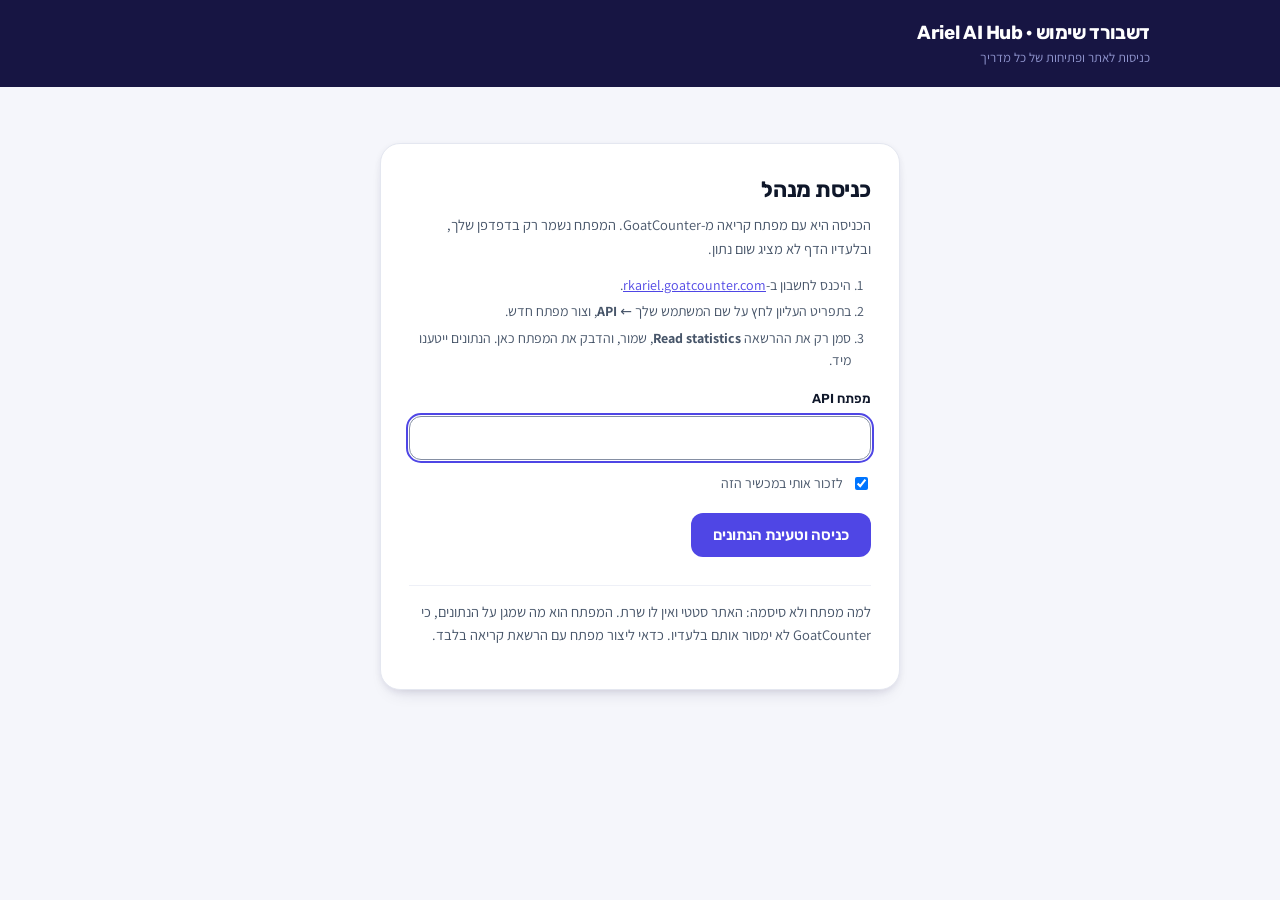
<file: admin.html>
<!DOCTYPE html>
<html lang="he" dir="rtl">
<head>
<meta charset="utf-8">
<meta name="viewport" content="width=device-width, initial-scale=1">
<meta name="robots" content="noindex, nofollow">
<title>כניסת מנהל · Ariel AI Hub</title>
<link rel="icon" type="image/svg+xml" href="data:image/svg+xml,%3Csvg xmlns=%27http://www.w3.org/2000/svg%27 viewBox=%270 0 32 32%27%3E%3Cdefs%3E%3ClinearGradient id=%27g%27 x1=%270%27 y1=%270%27 x2=%271%27 y2=%271%27%3E%3Cstop offset=%270%27 stop-color=%27%234F46E5%27/%3E%3Cstop offset=%271%27 stop-color=%27%237C3AED%27/%3E%3C/linearGradient%3E%3C/defs%3E%3Crect width=%2732%27 height=%2732%27 rx=%278%27 fill=%27url(%23g)%27/%3E%3Cpath d=%27M9 22 L9 15 M16 22 L16 10 M23 22 L23 13%27 stroke=%27%23fff%27 stroke-width=%273.2%27 stroke-linecap=%27round%27/%3E%3C/svg%3E">
<link rel="preconnect" href="https://fonts.googleapis.com">
<link rel="preconnect" href="https://fonts.gstatic.com" crossorigin>
<link rel="stylesheet" href="https://fonts.googleapis.com/css2?family=Rubik:wght@500;600;700;800&family=Assistant:wght@400;500;600;700&display=swap">
<link rel="stylesheet" href="theme.css">
<style>
/* Admin usage dashboard. Reads GoatCounter's API straight from the browser with a
   read-only key that lives only on the admin's device; nothing secret is in this file.
   This page deliberately has no counting script, so admin visits are not counted. */
*{box-sizing:border-box}
body{margin:0; direction:rtl; text-align:right; font-family:var(--font-ui); font-size:15px; line-height:1.6;
  background:var(--paper); color:var(--ink); -webkit-font-smoothing:antialiased}
h1,h2,h3{font-family:var(--font-display); letter-spacing:-.02em; margin:0}
.num{font-variant-numeric:tabular-nums lining-nums}
.wrap{max-width:1100px; margin-inline:auto; padding-inline:var(--gutter, 24px)}
button{font:inherit}
[hidden]{display:none !important}

/* ---------- top bar ---------- */
.top{background:var(--ink-950); color:var(--d-title)}
.top .wrap{display:flex; align-items:center; gap:14px; flex-wrap:wrap; padding-block:18px}
.top h1{font-size:19px; font-weight:700; color:#fff}
.top .sub{font-size:13px; color:var(--d-dim)}
.top .act{margin-inline-start:auto; display:flex; gap:8px}
.tbtn{all:unset; cursor:pointer; font-family:var(--font-display); font-weight:600; font-size:13px; color:#fff;
  padding:7px 14px; border-radius:var(--r-ctl); box-shadow:inset 0 0 0 1px var(--d-line)}
.tbtn:hover{background:rgba(255,255,255,.1)}
.tbtn:focus-visible{outline:2px solid #A5ABFF; outline-offset:2px}

/* ---------- login ---------- */
.login{max-width:520px; margin:56px auto; background:var(--surface); border:1px solid var(--line); border-radius:var(--r-card);
  box-shadow:var(--e2); padding:28px}
.login h2{font-size:22px; font-weight:700; margin-bottom:6px}
.login p{margin:0 0 14px; color:var(--body); font-size:14.5px}
.login ol{margin:0 0 18px; padding-inline-start:20px; color:var(--body); font-size:14px}
.login ol li{margin-bottom:4px}
.login a{color:var(--accent)}
.field{display:block; font-family:var(--font-display); font-weight:600; font-size:13px; margin-bottom:6px}
.inp{width:100%; height:44px; padding:0 12px; border:1px solid var(--field-line, var(--line)); border-radius:var(--r-ctl);
  font-family:ui-monospace,Consolas,monospace; font-size:14px; direction:ltr; text-align:left; background:var(--surface); color:var(--ink)}
.inp:focus{outline:2px solid var(--accent); outline-offset:1px}
.row{display:flex; align-items:center; gap:8px; margin:12px 0 18px; font-size:14px; color:var(--body)}
.pbtn{all:unset; cursor:pointer; display:inline-flex; align-items:center; justify-content:center; height:44px; padding:0 22px;
  border-radius:var(--r-ctl); background:var(--accent); color:var(--accent-on); font-family:var(--font-display); font-weight:600}
.pbtn:hover{filter:brightness(1.08)}
.pbtn:focus-visible{outline:2px solid var(--accent); outline-offset:3px}
.err{margin-top:12px; color:var(--danger); font-size:14px; min-height:1.2em}
.fine{margin-top:16px; padding-top:14px; border-top:1px solid var(--line-soft); font-size:12.5px; color:var(--muted)}

/* ---------- dashboard ---------- */
main.dash{padding-block:24px 56px}
.bar{display:flex; align-items:center; gap:8px; flex-wrap:wrap; margin-bottom:18px}
.chip{all:unset; cursor:pointer; font-family:var(--font-display); font-weight:500; font-size:13.5px; min-height:36px; padding:0 14px;
  display:inline-flex; align-items:center; border-radius:var(--r-pill); color:var(--body); background:var(--surface); box-shadow:inset 0 0 0 1px var(--line)}
.chip:hover{color:var(--ink); box-shadow:inset 0 0 0 1px var(--accent-line)}
.chip[aria-pressed="true"]{background:var(--accent); color:var(--accent-on); box-shadow:none}
.chip:focus-visible{outline:2px solid var(--accent); outline-offset:2px}
.status{margin-inline-start:auto; font-size:13px; color:var(--muted)}

.kpis{display:grid; grid-template-columns:repeat(4,1fr); gap:var(--gap, 16px); margin-bottom:var(--gap, 16px)}
@media (max-width:900px){ .kpis{grid-template-columns:repeat(2,1fr)} }
.kpi{background:var(--surface); border:1px solid var(--line); border-radius:var(--r-card); box-shadow:var(--e1); padding:18px 20px}
.kpi b{display:block; font-family:var(--font-display); font-weight:700; font-size:clamp(28px,3vw,36px); line-height:1.1; color:var(--ink); letter-spacing:-.03em}
.kpi span{font-size:13px; color:var(--muted)}

.card{background:var(--surface); border:1px solid var(--line); border-radius:var(--r-card); box-shadow:var(--e1); padding:20px 22px; margin-bottom:var(--gap, 16px)}
.card h2{font-size:17px; font-weight:700; margin-bottom:2px}
.card .note{font-size:13px; color:var(--muted); margin:0 0 14px}
.two{display:grid; grid-template-columns:1fr 1fr; gap:var(--gap, 16px)}
@media (max-width:820px){ .two{grid-template-columns:1fr} }
.two .card{margin-bottom:0}

/* daily chart: one series, one hue */
.chart{position:relative}
.chart svg{display:block; width:100%; height:220px; overflow:visible}
.chart .grid line{stroke:var(--line-soft); stroke-width:1}
.chart .grid text,.chart .xl text{fill:var(--muted); font-size:11px; font-family:var(--font-ui)}
.chart .bar-m{fill:var(--accent)}
.chart .hit{fill:transparent; cursor:default}
.chart .hit:hover + .bar-m,.chart .bar-m.on{fill:var(--accent-strong, #4338CA)}
.tip{position:absolute; pointer-events:none; background:var(--ink); color:var(--surface); font-size:12.5px; padding:6px 10px; border-radius:8px;
  white-space:nowrap; transform:translate(50%,-110%); opacity:0; transition:opacity .12s}
.tip.on{opacity:1}
.empty{padding:28px 0; text-align:center; color:var(--muted); font-size:14px}

/* tables with an inline magnitude bar */
table{width:100%; border-collapse:collapse; font-size:14px}
th{font-family:var(--font-display); font-weight:600; font-size:12.5px; color:var(--muted); text-align:right; padding:8px 10px; border-bottom:1px solid var(--line)}
td{padding:10px; border-bottom:1px solid var(--line-soft); vertical-align:middle}
td.n,th.n{text-align:left; direction:ltr; white-space:nowrap; width:1%}
tr:last-child td{border-bottom:0}
.mag{display:flex; align-items:center; gap:10px; direction:ltr}
.mag i{display:block; height:8px; border-radius:4px; background:var(--accent); min-width:2px}
.mag em{font-style:normal; font-weight:600; min-width:2.5ch}
.tbl-scroll{overflow-x:auto}
.list{list-style:none; margin:0; padding:0; display:grid; gap:10px}
.list li{display:grid; grid-template-columns:minmax(0,1fr) auto; gap:4px 12px; font-size:14px}
.list .track{grid-column:1 / -1; height:6px; border-radius:3px; background:var(--line-soft); overflow:hidden; direction:ltr}
.list .track i{display:block; height:100%; background:var(--accent); border-radius:3px}
.list .nm{overflow:hidden; text-overflow:ellipsis; white-space:nowrap}
.list .ct{font-weight:600; direction:ltr}

.foot{font-size:12.5px; color:var(--muted); margin-top:20px; display:flex; flex-wrap:wrap; gap:8px 18px; align-items:center}
.foot a{color:var(--accent)}
.foot label{display:inline-flex; align-items:center; gap:6px; cursor:pointer}
</style>
</head>
<body>

<header class="top">
  <div class="wrap">
    <div>
      <h1>דשבורד שימוש · Ariel AI Hub</h1>
      <div class="sub">כניסות לאתר ופתיחות של כל מדריך</div>
    </div>
    <div class="act" id="topActions" hidden>
      <button class="tbtn" id="refresh" type="button">רענון</button>
      <button class="tbtn" id="logout" type="button">יציאה</button>
    </div>
  </div>
</header>

<!-- ============================ login ============================ -->
<section class="login" id="loginView" hidden>
  <h2>כניסת מנהל</h2>
  <p>הכניסה היא עם מפתח קריאה מ-GoatCounter. המפתח נשמר רק בדפדפן שלך, ובלעדיו הדף לא מציג שום נתון.</p>
  <ol>
    <li>היכנס לחשבון ב-<a href="https://rkariel.goatcounter.com" target="_blank" rel="noopener">rkariel.goatcounter.com</a>.</li>
    <li>בתפריט העליון לחץ על שם המשתמש שלך ← <b>API</b>, וצור מפתח חדש.</li>
    <li>סמן רק את ההרשאה <b>Read statistics</b>, שמור, והדבק את המפתח כאן. הנתונים ייטענו מיד.</li>
  </ol>
  <form id="loginForm" autocomplete="off">
    <label class="field" for="token">מפתח API</label>
    <input class="inp" id="token" type="password" spellcheck="false" autocomplete="off" required>
    <label class="row"><input type="checkbox" id="remember" checked> לזכור אותי במכשיר הזה</label>
    <button class="pbtn" type="submit" id="loginBtn">כניסה וטעינת הנתונים</button>
    <div class="err" id="loginErr" role="alert"></div>
  </form>
  <p class="fine">למה מפתח ולא סיסמה: האתר סטטי ואין לו שרת. המפתח הוא מה שמגן על הנתונים, כי GoatCounter לא ימסור אותם בלעדיו. כדאי ליצור מפתח עם הרשאת קריאה בלבד.</p>
</section>

<!-- ============================ dashboard ============================ -->
<main class="dash wrap" id="dashView" hidden>
  <div class="bar" role="group" aria-label="טווח תאריכים">
    <button class="chip" type="button" data-days="7" aria-pressed="false">7 ימים</button>
    <button class="chip" type="button" data-days="30" aria-pressed="true">30 ימים</button>
    <button class="chip" type="button" data-days="90" aria-pressed="false">90 ימים</button>
    <button class="chip" type="button" data-days="365" aria-pressed="false">שנה</button>
    <span class="status" id="status" aria-live="polite"></span>
  </div>

  <div class="kpis">
    <div class="kpi"><b class="num" id="kHub">-</b><span>כניסות לעמוד הראשי</span></div>
    <div class="kpi"><b class="num" id="kOpens">-</b><span>פתיחות מדריכים מתוך האתר</span></div>
    <div class="kpi"><b class="num" id="kDirect">-</b><span>כניסות ישירות למדריכים מקישור</span></div>
    <div class="kpi"><b class="num" id="kZip">-</b><span>הורדות הסורק (ZIP)</span></div>
  </div>

  <section class="card">
    <h2>כניסות לפי יום</h2>
    <p class="note">כל הכניסות לאתר, כולל כניסות ישירות למדריכים. רחף על עמודה כדי לראות את המספר.</p>
    <div class="chart" id="chart"></div>
  </section>

  <section class="card">
    <h2>לפי מדריך</h2>
    <p class="note">"מתוך האתר" הן לחיצות על הכרטיס או על התפריט ב-Hub. "ישירות" הן כניסות לעמוד המדריך מקישור, למשל מוואטסאפ.</p>
    <div class="tbl-scroll">
      <table>
        <thead><tr><th>מדריך</th><th class="n">מתוך האתר</th><th class="n">ישירות</th><th>סה"כ</th></tr></thead>
        <tbody id="guides"></tbody>
      </table>
    </div>
  </section>

  <div class="two">
    <section class="card">
      <h2>מאיפה הגיעו</h2>
      <p class="note">אתרים ואפליקציות שמהם נכנסו לאתר.</p>
      <ul class="list" id="refs"></ul>
    </section>
    <section class="card">
      <h2>סוג מכשיר</h2>
      <p class="note">לפי מערכת ההפעלה של הגולש.</p>
      <ul class="list" id="sizes"></ul>
    </section>
  </div>

  <div class="foot">
    <span>הנתונים מ-GoatCounter, ומתעדכנים תוך דקה בערך.</span>
    <a href="https://rkariel.goatcounter.com" target="_blank" rel="noopener">לדשבורד המלא ב-GoatCounter ↗</a>
    <label><input type="checkbox" id="skipMe"> לא לספור את הביקורים שלי בדפדפן הזה</label>
  </div>
</main>

<script>
const API = 'https://rkariel.goatcounter.com/api/v0';
const KEY = 'ariel-admin-gc-token';
const base = location.pathname.replace(/[^/]*$/, '');          // e.g. /ariel-ai-hub/
const $ = id => document.getElementById(id);
const fmt = n => (n || 0).toLocaleString('he-IL');
const esc = s => String(s).replace(/[&<>"]/g, c => ({ '&':'&amp;', '<':'&lt;', '>':'&gt;', '"':'&quot;' }[c]));

/* ---------- token storage: this device only ---------- */
function getToken(){ try { return localStorage.getItem(KEY) || sessionStorage.getItem(KEY) || ''; } catch { return ''; } }
function setToken(t, remember){
  try { (remember ? localStorage : sessionStorage).setItem(KEY, t); (remember ? sessionStorage : localStorage).removeItem(KEY); } catch {}
}
function clearToken(){ try { localStorage.removeItem(KEY); sessionStorage.removeItem(KEY); } catch {} }

async function api(path, params = {}, token = getToken()){
  const q = new URLSearchParams(params).toString();
  const r = await fetch(API + path + (q ? '?' + q : ''), {
    headers: { 'Authorization': 'Bearer ' + token, 'Content-Type': 'application/json' },
  });
  if (r.status === 401 || r.status === 403) throw Object.assign(new Error('auth'), { auth: r.status });
  if (r.status === 429) throw new Error('יותר מדי בקשות. נסה שוב בעוד כמה שניות.');
  if (!r.ok) throw new Error('שגיאה מ-GoatCounter (' + r.status + ')');
  return r.json();
}

/* ---------- views ---------- */
function showLogin(msg = ''){
  $('dashView').hidden = true; $('topActions').hidden = true; $('loginView').hidden = false;
  $('loginErr').textContent = msg; $('token').value = ''; $('token').focus();
}
function showDash(){ $('loginView').hidden = true; $('dashView').hidden = false; $('topActions').hidden = false; }

$('loginForm').addEventListener('submit', async e => {
  e.preventDefault();
  const t = $('token').value.trim();
  if (!t) return;
  $('loginBtn').disabled = true; $('loginErr').textContent = 'בודק את המפתח…';
  try {
    await api('/me', {}, t);
    setToken(t, $('remember').checked);
    $('loginErr').textContent = '';
    showDash(); load();
  } catch (err) {
    $('loginErr').textContent = err.auth === 401 ? 'המפתח לא תקין. בדוק שהעתקת אותו במלואו.'
      : err.auth === 403 ? 'למפתח אין הרשאת קריאה. צור מפתח עם Read statistics.'
      : 'לא הצלחתי להתחבר ל-GoatCounter: ' + err.message;
  } finally { $('loginBtn').disabled = false; }
});
let autoT;
const tryAuto = () => {
  clearTimeout(autoT);
  autoT = setTimeout(() => {
    const v = $('token').value.trim();
    if (v.length >= 30 && !/\s/.test(v) && !$('loginBtn').disabled) $('loginForm').requestSubmit();
  }, 250);
};
$('token').addEventListener('paste', tryAuto);
$('token').addEventListener('input', tryAuto);
$('logout').addEventListener('click', () => { clearToken(); showLogin(); });
$('refresh').addEventListener('click', () => load());

/* ---------- date range ---------- */
let days = 30;
document.querySelectorAll('.chip[data-days]').forEach(c => c.addEventListener('click', () => {
  days = Number(c.dataset.days);
  document.querySelectorAll('.chip[data-days]').forEach(x => x.setAttribute('aria-pressed', String(x === c)));
  load();
}));
function range(){
  const end = new Date(); end.setMinutes(0, 0, 0); end.setHours(end.getHours() + 1);
  const start = new Date(); start.setHours(0, 0, 0, 0); start.setDate(start.getDate() - (days - 1));
  const iso = d => d.toISOString().replace(/\.\d{3}Z$/, 'Z');
  return { start: iso(start), end: iso(end) };
}

/* ---------- the hub's own tool list, so the table always matches the site ---------- */
let toolsCache = null;
async function hubTools(){
  if (toolsCache) return toolsCache;
  try {
    const html = await (await fetch('index.html', { cache: 'no-store' })).text();
    const re = /\{\s*id:'([^']+)'[^}]*?title:'([^']+)'[^}]*?src:'([^']+)'/g;
    const list = []; let m;
    while ((m = re.exec(html))) list.push({ id: m[1], title: m[2], src: m[3] });
    toolsCache = list;
  } catch { toolsCache = []; }
  return toolsCache;
}

/* ---------- load + render ---------- */
let loading = false;
async function load(){
  if (loading) return; loading = true;
  $('status').textContent = 'טוען נתונים…';
  try {
    const r = range();
    // GoatCounter allows 4 requests a second: two at a time is comfortably inside it.
    const [hitsR, totalR] = await Promise.allSettled([ api('/stats/hits', { ...r, limit: 100 }), api('/stats/total', r) ]);
    const [refsR, sysR] = await Promise.allSettled([ api('/stats/toprefs', { ...r, limit: 8 }), api('/stats/systems', { ...r, limit: 10 }) ]);
    // screen sizes only as a fallback: they are often not reported, the operating system always is
    const sizesR = (sysR.status === 'fulfilled' && (sysR.value.stats || []).length) ? { status: 'fulfilled', value: { stats: [] } }
      : (await Promise.allSettled([ api('/stats/sizes', r) ]))[0];
    const all = [hitsR, totalR, refsR, sysR];
    if (all.some(x => x.status === 'rejected' && x.reason.auth === 401)) throw Object.assign(new Error('auth'), { auth: 401 });
    const val = (x, fb) => x.status === 'fulfilled' ? x.value : fb;
    const tools = await hubTools();
    render(val(hitsR, {}).hits || [], val(totalR, { stats: [] }), val(refsR, {}).stats || [], { systems: val(sysR, {}).stats || [], sizes: val(sizesR, {}).stats || [] }, tools);
    const failed = all.filter(x => x.status === 'rejected').length;
    const when = new Date().toLocaleTimeString('he-IL', { hour: '2-digit', minute: '2-digit' });
    $('status').textContent = failed ? `עודכן ב-${when}, אבל ${failed} מתוך 4 חלקים לא נטענו. נסה רענון.` : `עודכן ב-${when} · מתרענן כל דקה`;
  } catch (err) {
    if (err.auth) { clearToken(); showLogin('פג תוקף הכניסה או שהמפתח בוטל. התחבר מחדש.'); }
    else $('status').textContent = err.message;
  } finally { loading = false; }
}
setInterval(() => { if (!$('dashView').hidden && !document.hidden) load(); }, 60000);
document.addEventListener('visibilitychange', () => { if (!document.hidden && !$('dashView').hidden) load(); });

function render(hits, total, refs, devices, tools){
  const byPath = {};
  hits.forEach(h => { byPath[h.path] = (byPath[h.path] || 0) + (h.count || 0); });
  // match pages by file name, so it works whatever prefix GoatCounter recorded (/ariel-ai-hub/... or /...)
  const pages = hits.filter(h => !h.event);
  const pageSum = test => pages.filter(h => test(h.path.split('?')[0])).reduce((n, h) => n + (h.count || 0), 0);
  const hubViews = pageSum(p => p.endsWith('/') || p.endsWith('/index.html'));
  const opens = hits.filter(h => h.event && h.path.startsWith('open/')).reduce((s, h) => s + h.count, 0);

  const rows = tools.map(t => {
    const hub = byPath['open/' + t.id] || 0;
    const direct = pageSum(p => p.endsWith('/' + t.src));
    return { title: t.title, hub, direct, sum: hub + direct };
  });
  // events or pages for tools no longer in the hub still deserve a row
  hits.filter(h => h.event && h.path.startsWith('open/') && !tools.some(t => 'open/' + t.id === h.path))
      .forEach(h => rows.push({ title: (h.title || h.path).replace(/^פתיחה מה-Hub:\s*/, ''), hub: h.count, direct: 0, sum: h.count }));
  rows.sort((a, b) => b.sum - a.sum || a.title.localeCompare(b.title, 'he'));

  $('kHub').textContent = fmt(hubViews);
  $('kOpens').textContent = fmt(opens);
  $('kDirect').textContent = fmt(rows.reduce((s, r) => s + r.direct, 0));
  $('kZip').textContent = fmt(byPath['download/scanner-zip']);

  const max = Math.max(1, ...rows.map(r => r.sum));
  $('guides').innerHTML = rows.map(r => `<tr><td>${esc(r.title)}</td><td class="n num">${fmt(r.hub)}</td><td class="n num">${fmt(r.direct)}</td>
    <td><div class="mag"><em class="num">${fmt(r.sum)}</em>${r.sum ? `<i style="width:${(r.sum / max) * 100}%"></i>` : ''}</div></td></tr>`).join('')
    || '<tr><td colspan="4" class="empty">אין עדיין נתונים בטווח הזה.</td></tr>';

  renderList('refs', refs.map(s => ({ name: s.name || 'כניסה ישירה', count: s.count })), 'אין עדיין נתונים.');
  renderList('sizes', deviceRows(devices), 'אין עדיין נתונים.');

  renderChart(total.stats || []);
}

/* device type from the operating system (always reported); screen size only if no OS data came back */
function deviceRows({ systems = [], sizes = [] }){
  const MOBILE = /android|ios|ipad|iphone/i, DESKTOP = /windows|mac|linux|chrome ?os|ubuntu/i;
  if (systems.length){
    const kind = n => MOBILE.test(n) ? 'טלפון / טאבלט' : DESKTOP.test(n) ? 'מחשב' : 'אחר';
    const groups = {};
    systems.forEach(s => {
      const os = s.name && s.name !== '(unknown)' ? s.name : 'לא ידוע';
      const k = os === 'לא ידוע' ? 'לא ידוע' : kind(os);
      (groups[k] = groups[k] || { count: 0, os: [] }).count += s.count;
      if (os !== 'לא ידוע') groups[k].os.push(os);
    });
    return Object.entries(groups).sort((a, b) => b[1].count - a[1].count)
      .map(([k, g]) => ({ name: g.os.length ? `${k} (${[...new Set(g.os)].join(', ')})` : k, count: g.count }));
  }
  const SIZE = { 'Phones': 'טלפון', 'Large phones, small tablets': 'טלפון גדול / טאבלט קטן', 'Tablets and small laptops': 'טאבלט / מחשב נייד קטן',
    'Computer monitors': 'מחשב', 'Computer monitors larger than HD': 'מחשב, מסך גדול', '(unknown)': 'לא ידוע' };
  return sizes.map(s => ({ name: SIZE[s.name] || s.name || 'לא ידוע', count: s.count }));
}

function renderList(id, items, emptyText){
  const max = Math.max(1, ...items.map(i => i.count));
  $(id).innerHTML = items.length ? items.map(i => `<li><span class="nm">${esc(i.name)}</span><span class="ct num">${fmt(i.count)}</span>
    <span class="track"><i style="width:${(i.count / max) * 100}%"></i></span></li>`).join('')
    : `<li class="empty">${emptyText}</li>`;
}

/* daily bars: thin marks, rounded data-end on the baseline side up, 2px gaps, recessive grid, hover tooltip */
function renderChart(stats){
  const el = $('chart');
  const data = stats.map(s => ({ day: s.day, v: s.daily || 0 }));
  if (!data.length || data.every(d => !d.v)) { el.innerHTML = '<div class="empty">אין עדיין כניסות בטווח הזה.</div>'; return; }
  const W = 1000, H = 220, L = 34, R = 6, T = 10, B = 26;
  const top = niceMax(Math.max(...data.map(d => d.v)));
  const iw = W - L - R, ih = H - T - B, step = iw / data.length, bw = Math.max(1, step - 2);
  const y = v => T + ih - (v / top) * ih;
  const ticks = [0, top / 2, top];
  // time runs left to right, as in Power BI, so the newest day sits on the right
  const x = i => W - R - (i + 1) * step + 1;
  let svg = `<svg viewBox="0 0 ${W} ${H}" preserveAspectRatio="none" role="img" aria-label="כניסות לפי יום, ${data.length} ימים">`;
  svg += '<g class="grid">' + ticks.map(t => `<line x1="${L}" x2="${W - R}" y1="${y(t)}" y2="${y(t)}"/><text x="${L - 6}" y="${y(t) + 4}" text-anchor="end">${fmt(t)}</text>`).join('') + '</g>';
  const every = Math.ceil(data.length / 8);
  svg += '<g class="xl">';
  data.forEach((d, i) => {
    const xi = x(data.length - 1 - i);
    if ((data.length - 1 - i) % every === 0) svg += `<text x="${xi + bw / 2}" y="${H - 6}" text-anchor="middle">${shortDay(d.day)}</text>`;
  });
  svg += '</g><g>';
  data.forEach((d, i) => {
    const xi = x(data.length - 1 - i), h = Math.max(d.v ? 2 : 0, (d.v / top) * ih), r = Math.min(4, bw / 2, h);
    svg += `<rect class="hit" data-i="${i}" x="${xi - 1}" y="${T}" width="${step}" height="${ih}"/>`;
    svg += d.v ? `<path class="bar-m" d="${roundTop(xi, T + ih - h, bw, h, r)}"/>` : '<path class="bar-m"/>';
  });
  svg += '</g></svg><div class="tip" id="tip"></div>';
  el.innerHTML = svg;

  const tip = $('tip');
  el.querySelectorAll('.hit').forEach(h => {
    h.addEventListener('mouseenter', () => {
      const d = data[h.dataset.i], box = h.getBoundingClientRect(), host = el.getBoundingClientRect();
      tip.textContent = `${longDay(d.day)}: ${fmt(d.v)} כניסות`;
      tip.style.right = (host.right - box.right + box.width / 2) + 'px';
      tip.style.left = 'auto';
      tip.style.top = (box.top - host.top + (box.height - (d.v / top) * box.height)) + 'px';
      tip.style.transform = 'translate(50%,-115%)';
      tip.classList.add('on');
    });
    h.addEventListener('mouseleave', () => tip.classList.remove('on'));
  });
}
function roundTop(x, y, w, h, r){
  return `M${x},${y + h}V${y + r}Q${x},${y} ${x + r},${y}H${x + w - r}Q${x + w},${y} ${x + w},${y + r}V${y + h}Z`;
}
function niceMax(v){ if (v <= 4) return 4; const p = Math.pow(10, Math.floor(Math.log10(v))); return Math.ceil(v / p) * p; }
function shortDay(s){ const [y, m, d] = s.split('-'); return `${+d}.${+m}`; }
function longDay(s){ return new Date(s + 'T12:00:00').toLocaleDateString('he-IL', { weekday: 'short', day: 'numeric', month: 'numeric' }); }

/* ---------- skip counting this browser (GoatCounter honours localStorage 'skipgc') ---------- */
try { $('skipMe').checked = localStorage.getItem('skipgc') === 't'; } catch {}
$('skipMe').addEventListener('change', e => {
  try { e.target.checked ? localStorage.setItem('skipgc', 't') : localStorage.removeItem('skipgc'); } catch {}
});

/* ---------- start ---------- */
if (getToken()) { showDash(); load(); } else showLogin();
</script>
</body>
</html>
</file>
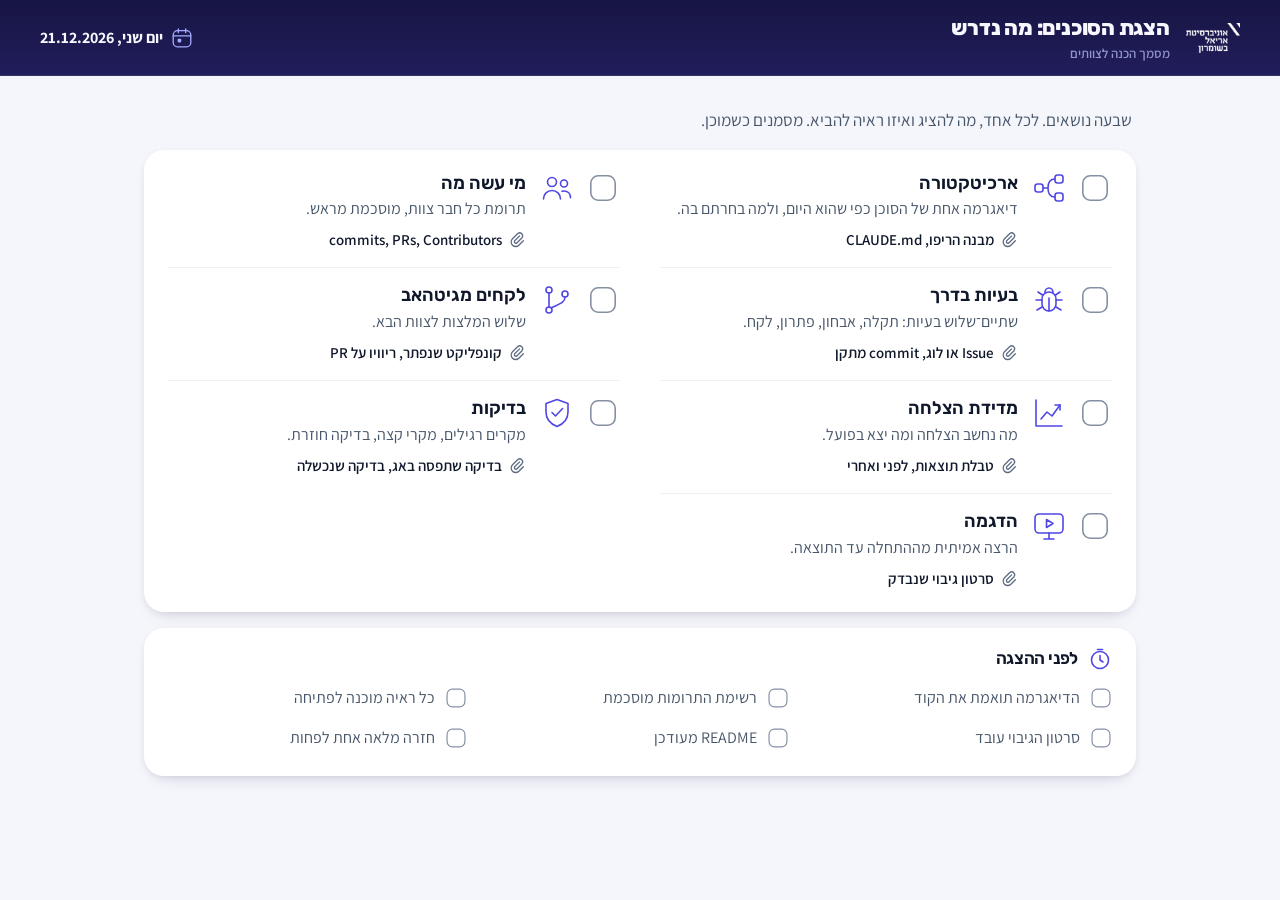
<file: agent-presentation-prep.html>
<!DOCTYPE html>
<html lang="he" dir="rtl">
<head>
<meta charset="utf-8">
<meta name="viewport" content="width=device-width, initial-scale=1">
<title>הצגת הסוכנים: מה נדרש</title>
<link rel="icon" type="image/svg+xml" href="data:image/svg+xml,%3Csvg xmlns=%27http://www.w3.org/2000/svg%27 viewBox=%270 0 32 32%27%3E%3Cdefs%3E%3ClinearGradient id=%27g%27 x1=%270%27 y1=%270%27 x2=%271%27 y2=%271%27%3E%3Cstop offset=%270%27 stop-color=%27%234F46E5%27/%3E%3Cstop offset=%271%27 stop-color=%27%237C3AED%27/%3E%3C/linearGradient%3E%3C/defs%3E%3Crect width=%2732%27 height=%2732%27 rx=%278%27 fill=%27url(%23g)%27/%3E%3Cpath d=%27M9 22 L9 15 M16 22 L16 10 M23 22 L23 13%27 stroke=%27%23fff%27 stroke-width=%273.2%27 stroke-linecap=%27round%27/%3E%3C/svg%3E">
<link rel="preconnect" href="https://fonts.googleapis.com">
<link rel="preconnect" href="https://fonts.gstatic.com" crossorigin>
<link rel="stylesheet" href="https://fonts.googleapis.com/css2?family=Rubik:wght@500;600;700;800&family=Assistant:wght@400;500;600;700&family=IBM+Plex+Mono:wght@400;500&display=swap">
<link rel="stylesheet" href="theme.css">
<style>
*{box-sizing:border-box;margin:0;padding:0}
html{-webkit-text-size-adjust:100%;overflow-x:clip}
body{
  direction:rtl;font-family:var(--font-ui);font-size:16px;line-height:1.5;
  background:var(--paper);color:var(--ink);
  -webkit-font-smoothing:antialiased;overflow-x:clip;
}
bdi{unicode-bidi:isolate}
svg{display:block;flex:0 0 auto}

/* top bar, same as the other Hub pages */
.topbar{
  background:linear-gradient(180deg,var(--navy),var(--navy-2));
  color:var(--d-title);border-bottom:1px solid var(--d-line);
  padding:12px clamp(16px,4vw,40px);
  display:flex;align-items:center;gap:16px;flex-wrap:wrap;
}
.brand-logo{height:30px;width:auto;flex:none}
.topbar h1{font-family:var(--font-display);font-weight:800;font-size:clamp(17px,2.4vw,21px);letter-spacing:-.01em}
.topbar .sub{font-size:13px;color:var(--d-dim);font-weight:600}
.spacer{flex:1}
.date{display:flex;align-items:center;gap:8px;font-weight:700;color:var(--d-title);white-space:nowrap}
.date svg{width:22px;height:22px;color:var(--d-accent)}

.wrap{max-width:1040px;margin:0 auto;padding:24px 12px 40px}
.lede{color:var(--body);font-size:17px;margin:0 4px 16px}

/* checklist sheet */
.sheet{background:var(--surface);border-radius:var(--r-card);box-shadow:var(--e2);padding:6px 16px}
.list{list-style:none;display:grid;grid-template-columns:minmax(0,1fr)}
.item{border-top:1px solid var(--line-soft)}
.item:first-child{border-top:0}
.item label{
  display:grid;grid-template-columns:30px 34px minmax(0,1fr);gap:4px 14px;align-items:start;
  padding:16px 2px;cursor:pointer;
}
input[type=checkbox]{position:absolute;opacity:0;width:1px;height:1px}

/* SVG checkbox, coloured through CSS variables so <use> picks them up */
.cb{
  width:30px;height:30px;margin-top:1px;
  --cb-fill:transparent;--cb-stroke:var(--field-line);--cb-sw:1.6;--cb-tick:var(--accent-on);--cb-on:0;
}
input:checked + .cb{--cb-fill:var(--accent);--cb-stroke:var(--accent);--cb-on:1}
input:focus-visible + .cb{--cb-stroke:var(--accent);--cb-sw:2.4;outline:2px solid var(--accent);outline-offset:3px;border-radius:9px}

.ico{width:34px;height:34px;color:var(--accent);margin-top:-1px}
.ico *{fill:none;stroke:currentColor;stroke-width:1.6;stroke-linecap:round;stroke-linejoin:round}
.body{min-width:0}
.body .h{display:block;font-family:var(--font-display);font-size:18px;font-weight:600;line-height:1.3}
.body .d{display:block;color:var(--body);margin-top:2px}
.bring{display:flex;align-items:flex-start;gap:6px;margin-top:8px;font-size:15px;color:var(--ink);font-weight:600}
.bring svg{width:18px;height:18px;margin-top:2px;color:var(--muted)}
.item input:checked ~ .ico{color:var(--muted)}
.item input:checked ~ .body .h{color:var(--muted);text-decoration:line-through;text-decoration-thickness:1.5px}

/* before the talk */
.before{margin-top:16px;padding:16px 18px}
.before h2{display:flex;align-items:center;gap:10px;font-family:var(--font-display);font-size:17px;font-weight:600;margin-bottom:6px}
.before h2 svg{width:24px;height:24px;color:var(--accent)}
.before h2 svg *{fill:none;stroke:currentColor;stroke-width:1.6;stroke-linecap:round;stroke-linejoin:round}
.mini{list-style:none;display:grid;grid-template-columns:minmax(0,1fr);gap:0 24px}
.mini label{display:flex;align-items:center;gap:10px;padding:8px 0;cursor:pointer;color:var(--body)}
.mini .cb{width:22px;height:22px;margin:0}
.mini input:checked ~ span{color:var(--muted);text-decoration:line-through}

@media (min-width:640px){ .mini{grid-template-columns:repeat(2,minmax(0,1fr))} }
@media (min-width:900px){
  .wrap{padding:32px 24px 56px}
  .sheet{padding:6px 24px}
  .list{grid-template-columns:repeat(2,minmax(0,1fr));column-gap:40px}
  .item:nth-child(2){border-top:0}
  .before{padding:18px 24px}
  .mini{grid-template-columns:repeat(3,minmax(0,1fr))}
}
@media print{
  body{background:#fff}
  .topbar{-webkit-print-color-adjust:exact;print-color-adjust:exact}
  .sheet{box-shadow:none;border:1px solid var(--line)}
}
</style>
</head>
<body>

<svg width="0" height="0" style="position:absolute" aria-hidden="true">
  <defs>
    <symbol id="cb" viewBox="0 0 30 30">
      <rect x="2.8" y="2.8" width="24.4" height="24.4" rx="7.4" style="fill:var(--cb-fill);stroke:var(--cb-stroke);stroke-width:var(--cb-sw)"/>
      <path d="M9 15.5l4 4 8-9" style="fill:none;stroke:var(--cb-tick);stroke-width:2.4;stroke-linecap:round;stroke-linejoin:round;opacity:var(--cb-on)"/>
    </symbol>
    <symbol id="clip" viewBox="0 0 24 24"><path style="fill:none;stroke:currentColor;stroke-width:1.7;stroke-linecap:round;stroke-linejoin:round" d="M15.5 6.5l-6.6 6.6a2 2 0 002.8 2.8l7-7a4 4 0 00-5.6-5.6l-7.1 7.1a6 6 0 008.5 8.5l6-6"/></symbol>
  </defs>
</svg>

<header class="topbar">
  <img class="brand-logo" src="[data-uri]" alt="אוניברסיטת אריאל בשומרון">
  <div>
    <h1>הצגת הסוכנים: מה נדרש</h1>
    <div class="sub">מסמך הכנה לצוותים</div>
  </div>
  <span class="spacer"></span>
  <div class="date">
    <svg viewBox="0 0 30 30" aria-hidden="true"><rect x="3" y="5" width="24" height="22" rx="6" fill="none" stroke="currentColor" stroke-width="1.8"/><path d="M3 12h24M10 2.5v5M20 2.5v5" stroke="currentColor" stroke-width="1.8" stroke-linecap="round"/><rect x="9" y="16" width="5" height="5" rx="1.5" fill="currentColor"/></svg>
    <span>יום שני, <bdi>21.12.2026</bdi></span>
  </div>
</header>

<main class="wrap">
  <p class="lede">שבעה נושאים. לכל אחד, מה להציג ואיזו ראיה להביא. מסמנים כשמוכן.</p>

<section class="sheet" aria-label="נושאי ההצגה">
  <ol class="list">

    <li class="item"><label>
      <input type="checkbox" data-k="t1"><svg class="cb"><use href="#cb"/></svg>
      <svg class="ico" viewBox="0 0 34 34" aria-hidden="true"><rect x="3" y="13" width="8" height="8" rx="2.5"/><rect x="23" y="4" width="8" height="8" rx="2.5"/><rect x="23" y="22" width="8" height="8" rx="2.5"/><path d="M11 17h5M16 17c0-6 2-9 7-9M16 17c0 6 2 9 7 9"/></svg>
      <span class="body"><strong class="h">ארכיטקטורה</strong><span class="d">דיאגרמה אחת של הסוכן כפי שהוא היום, ולמה בחרתם בה.</span>
        <span class="bring"><svg><use href="#clip"/></svg><span>מבנה הריפו, <bdi>CLAUDE.md</bdi></span></span></span>
    </label></li>

    <li class="item"><label>
      <input type="checkbox" data-k="t2"><svg class="cb"><use href="#cb"/></svg>
      <svg class="ico" viewBox="0 0 34 34" aria-hidden="true"><circle cx="12" cy="11" r="4.5"/><path d="M3.5 28c0-5 3.8-8.5 8.5-8.5s8.5 3.5 8.5 8.5"/><circle cx="24" cy="12.5" r="3.5"/><path d="M22 20.3c.6-.2 1.3-.3 2-.3 3.8 0 6.5 2.8 6.5 6.8"/></svg>
      <span class="body"><strong class="h">מי עשה מה</strong><span class="d">תרומת כל חבר צוות, מוסכמת מראש.</span>
        <span class="bring"><svg><use href="#clip"/></svg><bdi>commits, PRs, Contributors</bdi></span></span>
    </label></li>

    <li class="item"><label>
      <input type="checkbox" data-k="t3"><svg class="cb"><use href="#cb"/></svg>
      <svg class="ico" viewBox="0 0 34 34" aria-hidden="true"><rect x="10" y="9" width="14" height="19" rx="7"/><path d="M13 9.5c0-2.5 1.8-4.5 4-4.5s4 2 4 4.5M17 15v13M10 17H4M30 17h-6M10 24l-5 3M24 24l5 3M10.5 12L6 9M23.5 12L28 9"/></svg>
      <span class="body"><strong class="h">בעיות בדרך</strong><span class="d">שתיים־שלוש בעיות: תקלה, אבחון, פתרון, לקח.</span>
        <span class="bring"><svg><use href="#clip"/></svg><span><bdi>Issue</bdi> או לוג, <bdi>commit</bdi>&nbsp;מתקן</span></span></span>
    </label></li>

    <li class="item"><label>
      <input type="checkbox" data-k="t4"><svg class="cb"><use href="#cb"/></svg>
      <svg class="ico" viewBox="0 0 34 34" aria-hidden="true"><circle cx="9" cy="7" r="3"/><circle cx="9" cy="27" r="3"/><circle cx="25" cy="11" r="3"/><path d="M9 10v14M25 14c0 6-6 7-14 11"/></svg>
      <span class="body"><strong class="h">לקחים מגיטהאב</strong><span class="d">שלוש המלצות לצוות הבא.</span>
        <span class="bring"><svg><use href="#clip"/></svg><span>קונפליקט שנפתר, ריוויו על&nbsp;<bdi>PR</bdi></span></span></span>
    </label></li>

    <li class="item"><label>
      <input type="checkbox" data-k="t5"><svg class="cb"><use href="#cb"/></svg>
      <svg class="ico" viewBox="0 0 34 34" aria-hidden="true"><path d="M4 4v26h26"/><path d="M9 23l6-7 5 4 8-11"/><path d="M23 9h5v5"/></svg>
      <span class="body"><strong class="h">מדידת הצלחה</strong><span class="d">מה נחשב הצלחה ומה יצא בפועל.</span>
        <span class="bring"><svg><use href="#clip"/></svg><span>טבלת תוצאות, לפני ואחרי</span></span></span>
    </label></li>

    <li class="item"><label>
      <input type="checkbox" data-k="t6"><svg class="cb"><use href="#cb"/></svg>
      <svg class="ico" viewBox="0 0 34 34" aria-hidden="true"><path d="M17 3.5l11 4v8.5c0 7-4.6 12-11 14.5C10.6 28 6 23 6 16V7.5z"/><path d="M12 16.5l3.5 3.5 7-7.5"/></svg>
      <span class="body"><strong class="h">בדיקות</strong><span class="d">מקרים רגילים, מקרי קצה, בדיקה חוזרת.</span>
        <span class="bring"><svg><use href="#clip"/></svg><span>בדיקה שתפסה באג, בדיקה שנכשלה</span></span></span>
    </label></li>

    <li class="item"><label>
      <input type="checkbox" data-k="t7"><svg class="cb"><use href="#cb"/></svg>
      <svg class="ico" viewBox="0 0 34 34" aria-hidden="true"><rect x="3" y="5" width="28" height="19" rx="4"/><path d="M12 30h10M17 24v6"/><path d="M14.5 10.5v8l6.5-4z"/></svg>
      <span class="body"><strong class="h">הדגמה</strong><span class="d">הרצה אמיתית מההתחלה עד התוצאה.</span>
        <span class="bring"><svg><use href="#clip"/></svg><span>סרטון גיבוי שנבדק</span></span></span>
    </label></li>

  </ol>
</section>

<section class="sheet before" aria-labelledby="before-h">
  <h2 id="before-h"><svg viewBox="0 0 24 24" aria-hidden="true"><circle cx="12" cy="13" r="8.5"/><path d="M12 8.5V13l3 2M9.5 2.5h5"/></svg>לפני ההצגה</h2>
  <ul class="mini">
    <li><label><input type="checkbox" data-k="b1"><svg class="cb"><use href="#cb"/></svg><span>הדיאגרמה תואמת את הקוד</span></label></li>
    <li><label><input type="checkbox" data-k="b2"><svg class="cb"><use href="#cb"/></svg><span>רשימת התרומות מוסכמת</span></label></li>
    <li><label><input type="checkbox" data-k="b3"><svg class="cb"><use href="#cb"/></svg><span>כל ראיה מוכנה לפתיחה</span></label></li>
    <li><label><input type="checkbox" data-k="b4"><svg class="cb"><use href="#cb"/></svg><span>סרטון הגיבוי עובד</span></label></li>
    <li><label><input type="checkbox" data-k="b5"><svg class="cb"><use href="#cb"/></svg><span><bdi>README</bdi> מעודכן</span></label></li>
    <li><label><input type="checkbox" data-k="b6"><svg class="cb"><use href="#cb"/></svg><span>חזרה מלאה אחת לפחות</span></label></li>
  </ul>
</section>
</main>
<script>
(function(){
  var KEY='agent-prep-checklist-v3',s={};
  try{s=JSON.parse(localStorage.getItem(KEY))||{}}catch(e){}
  document.querySelectorAll('input[data-k]').forEach(function(b){
    b.checked=!!s[b.dataset.k];
    b.addEventListener('change',function(){
      s[b.dataset.k]=b.checked;
      try{localStorage.setItem(KEY,JSON.stringify(s))}catch(e){}
    });
  });
})();
</script>
</body>
</html>
</file>
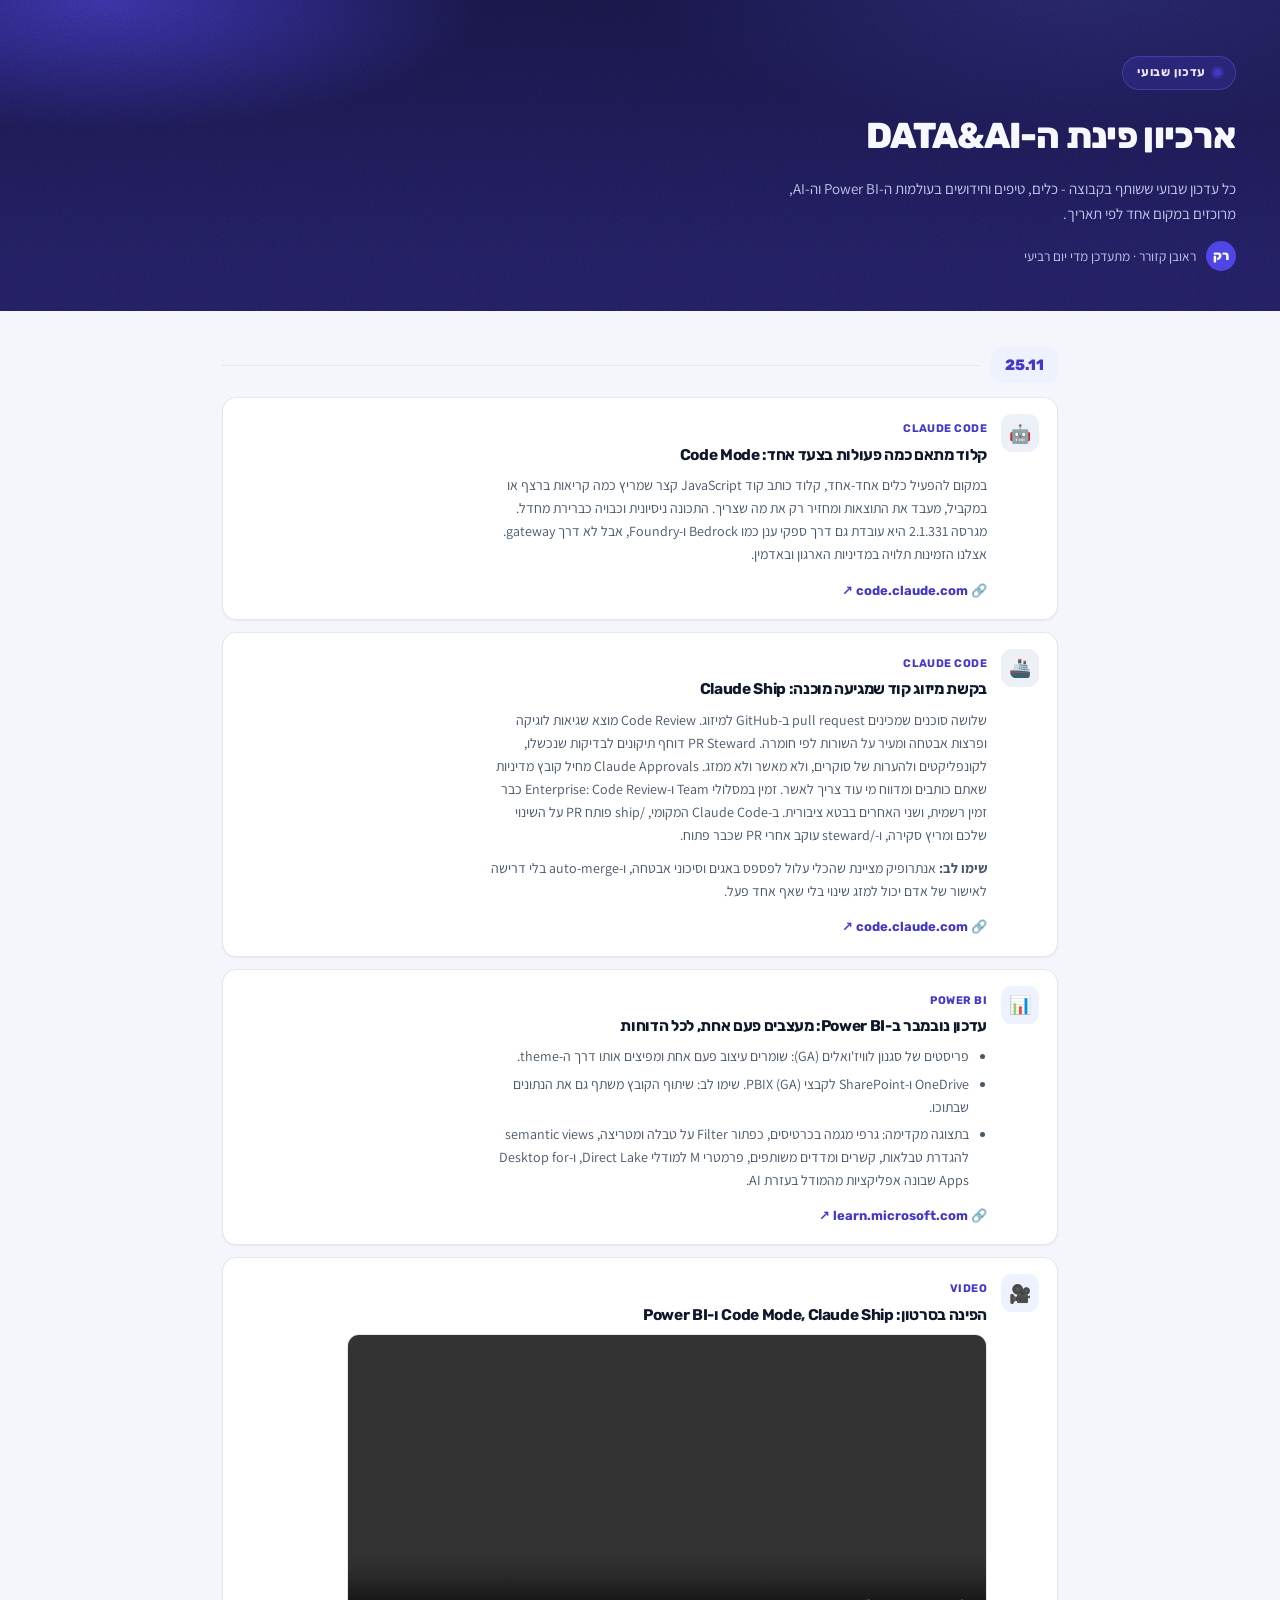
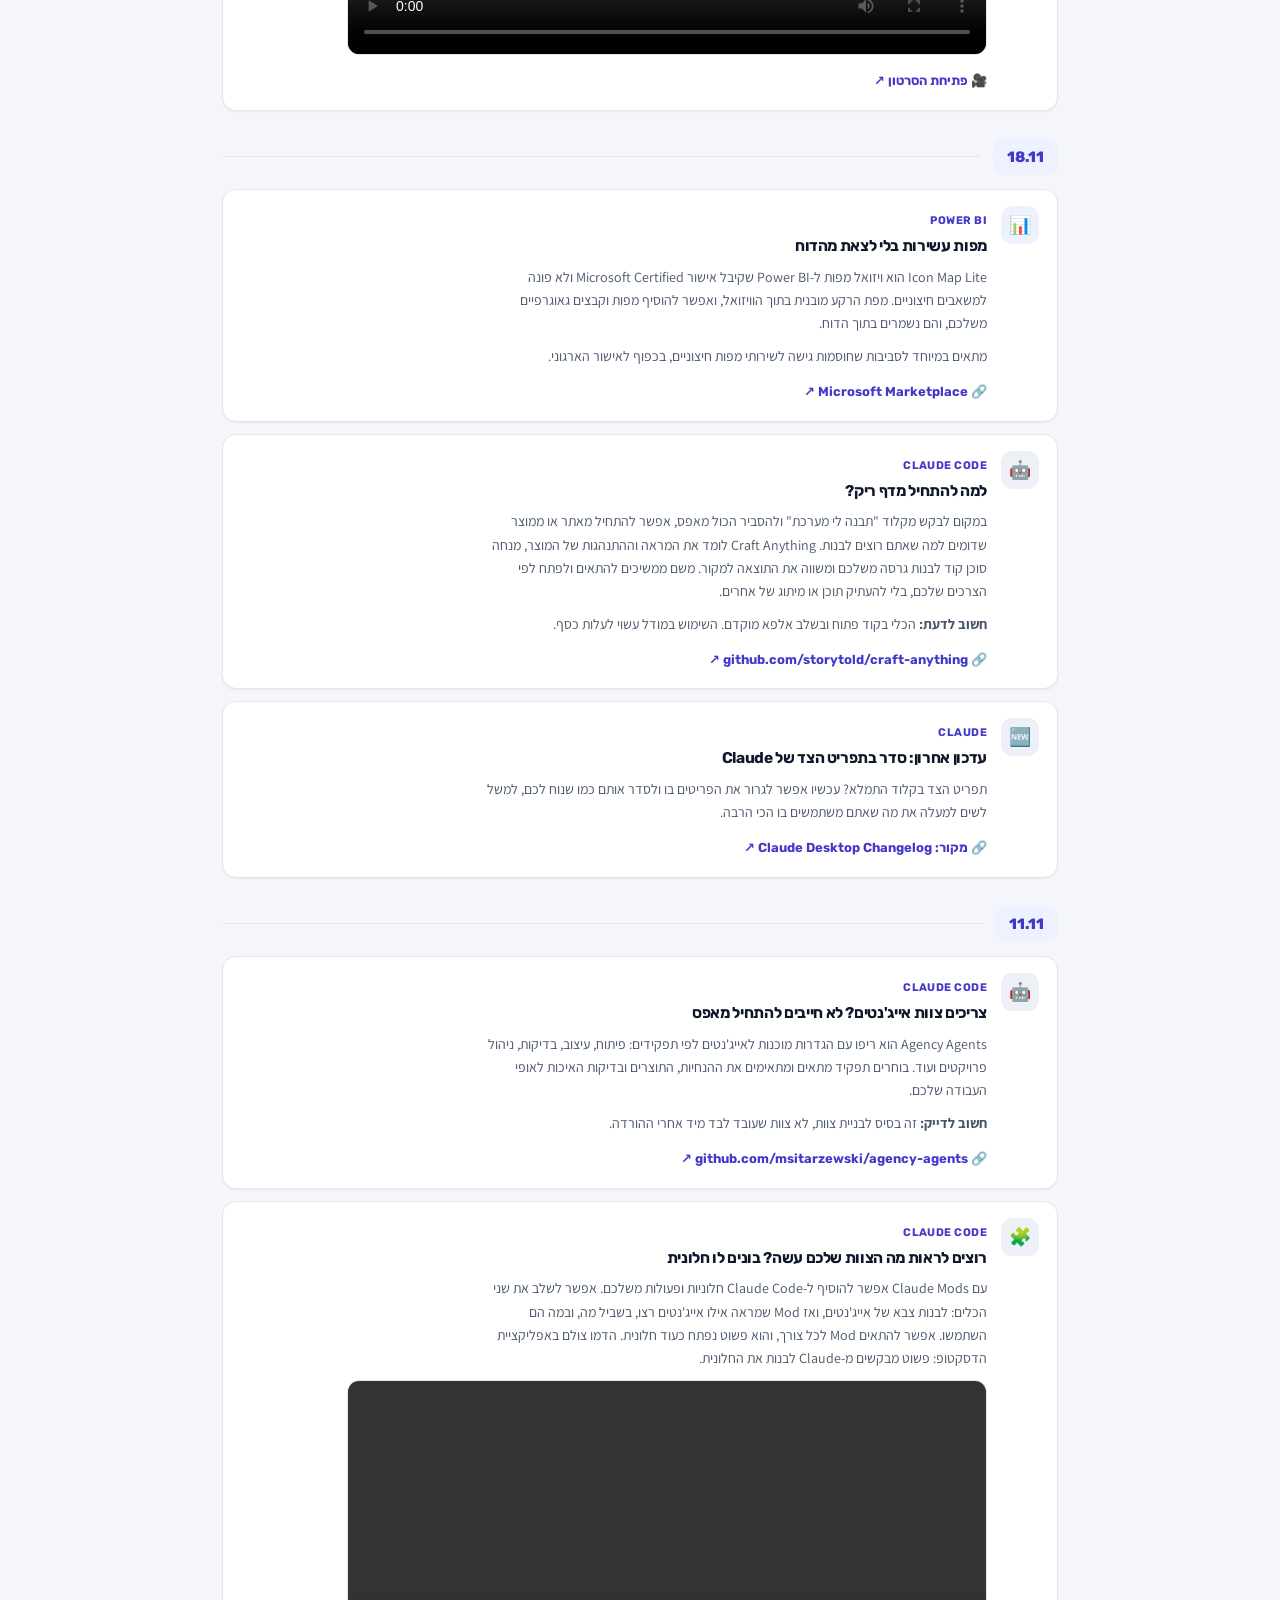
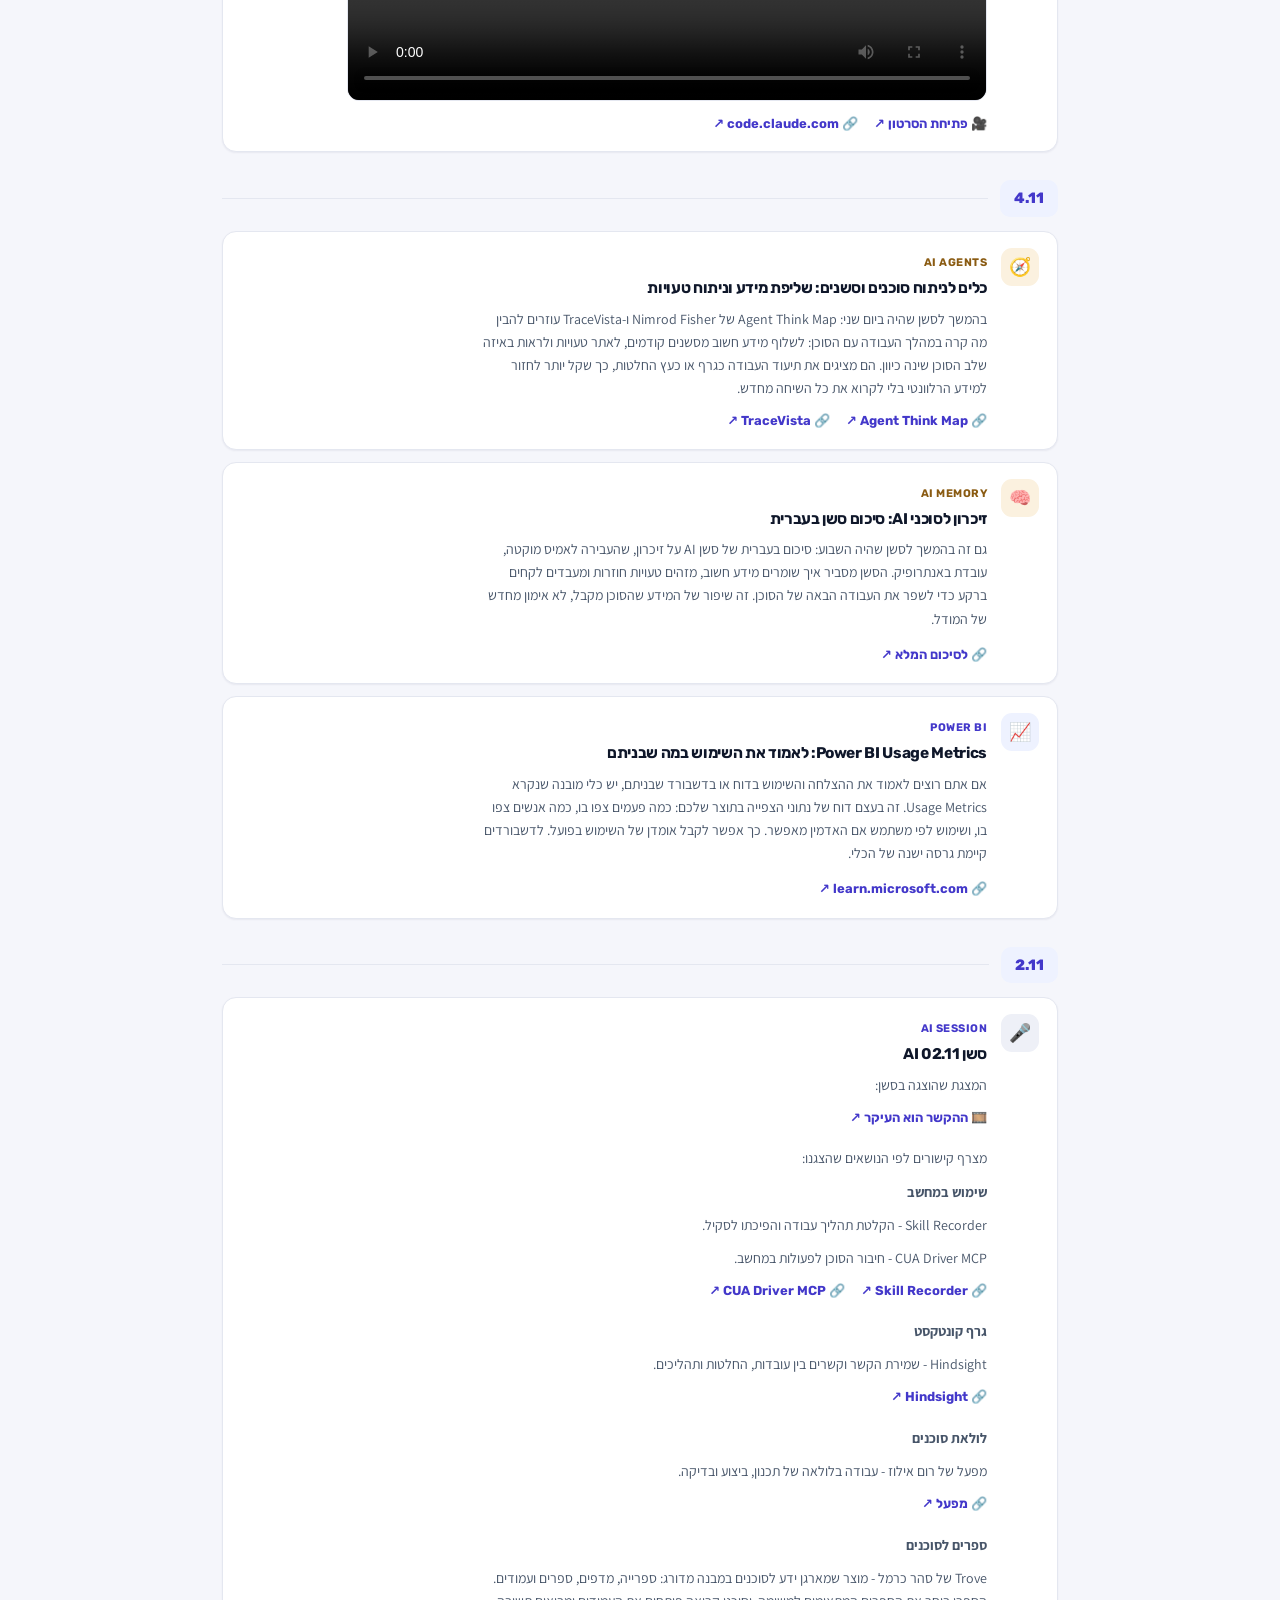
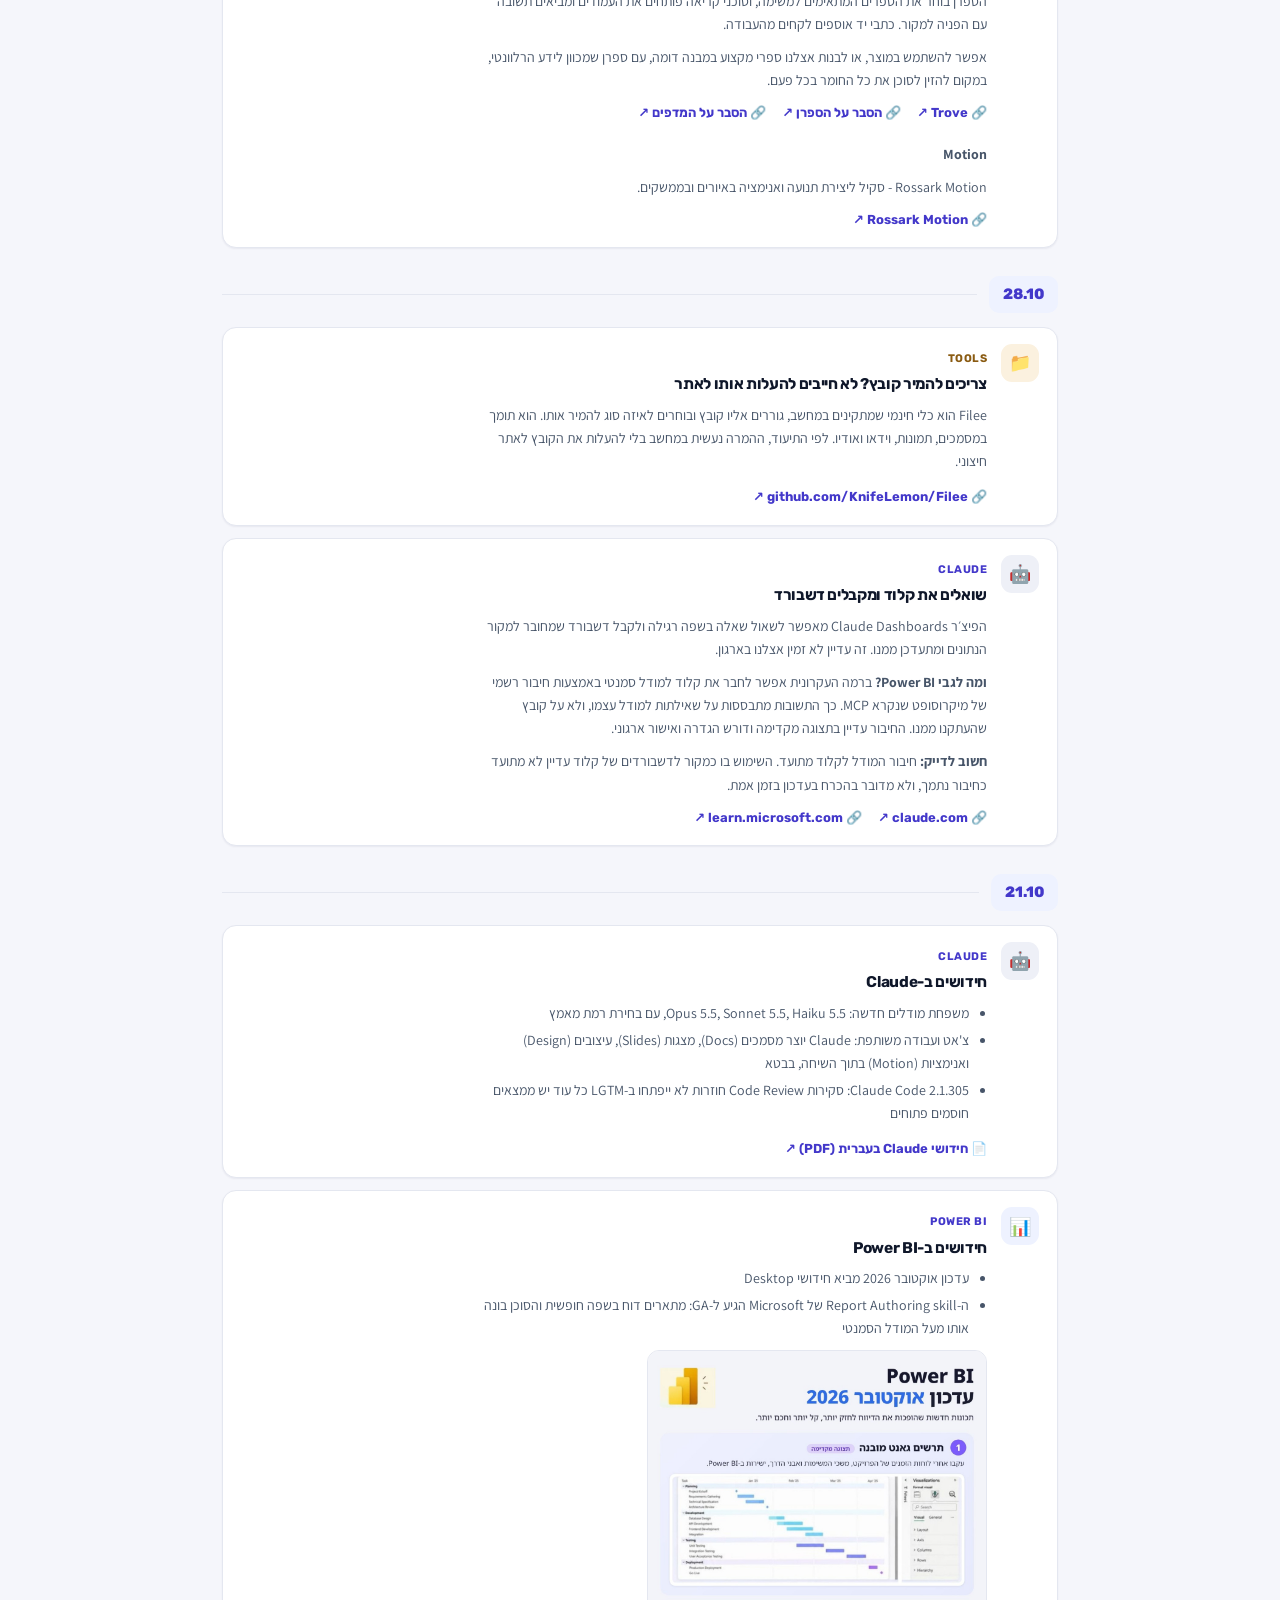
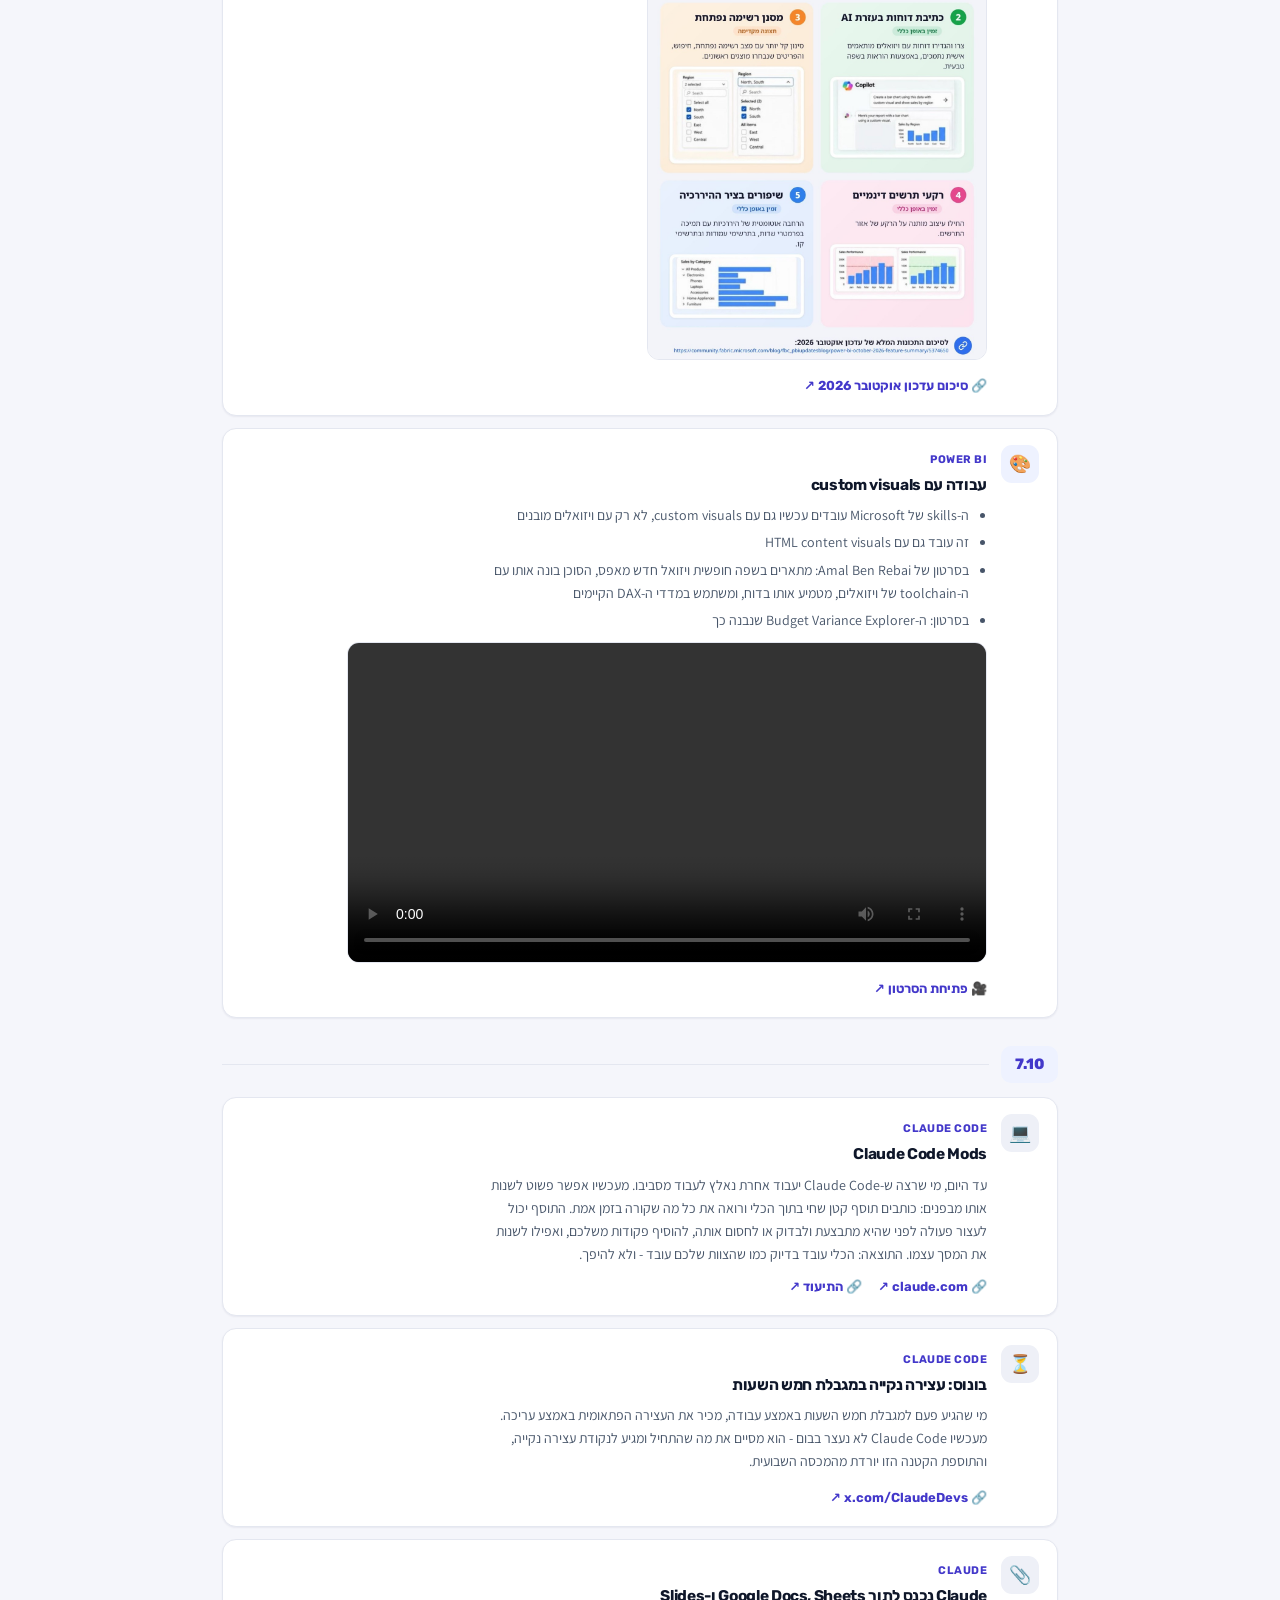
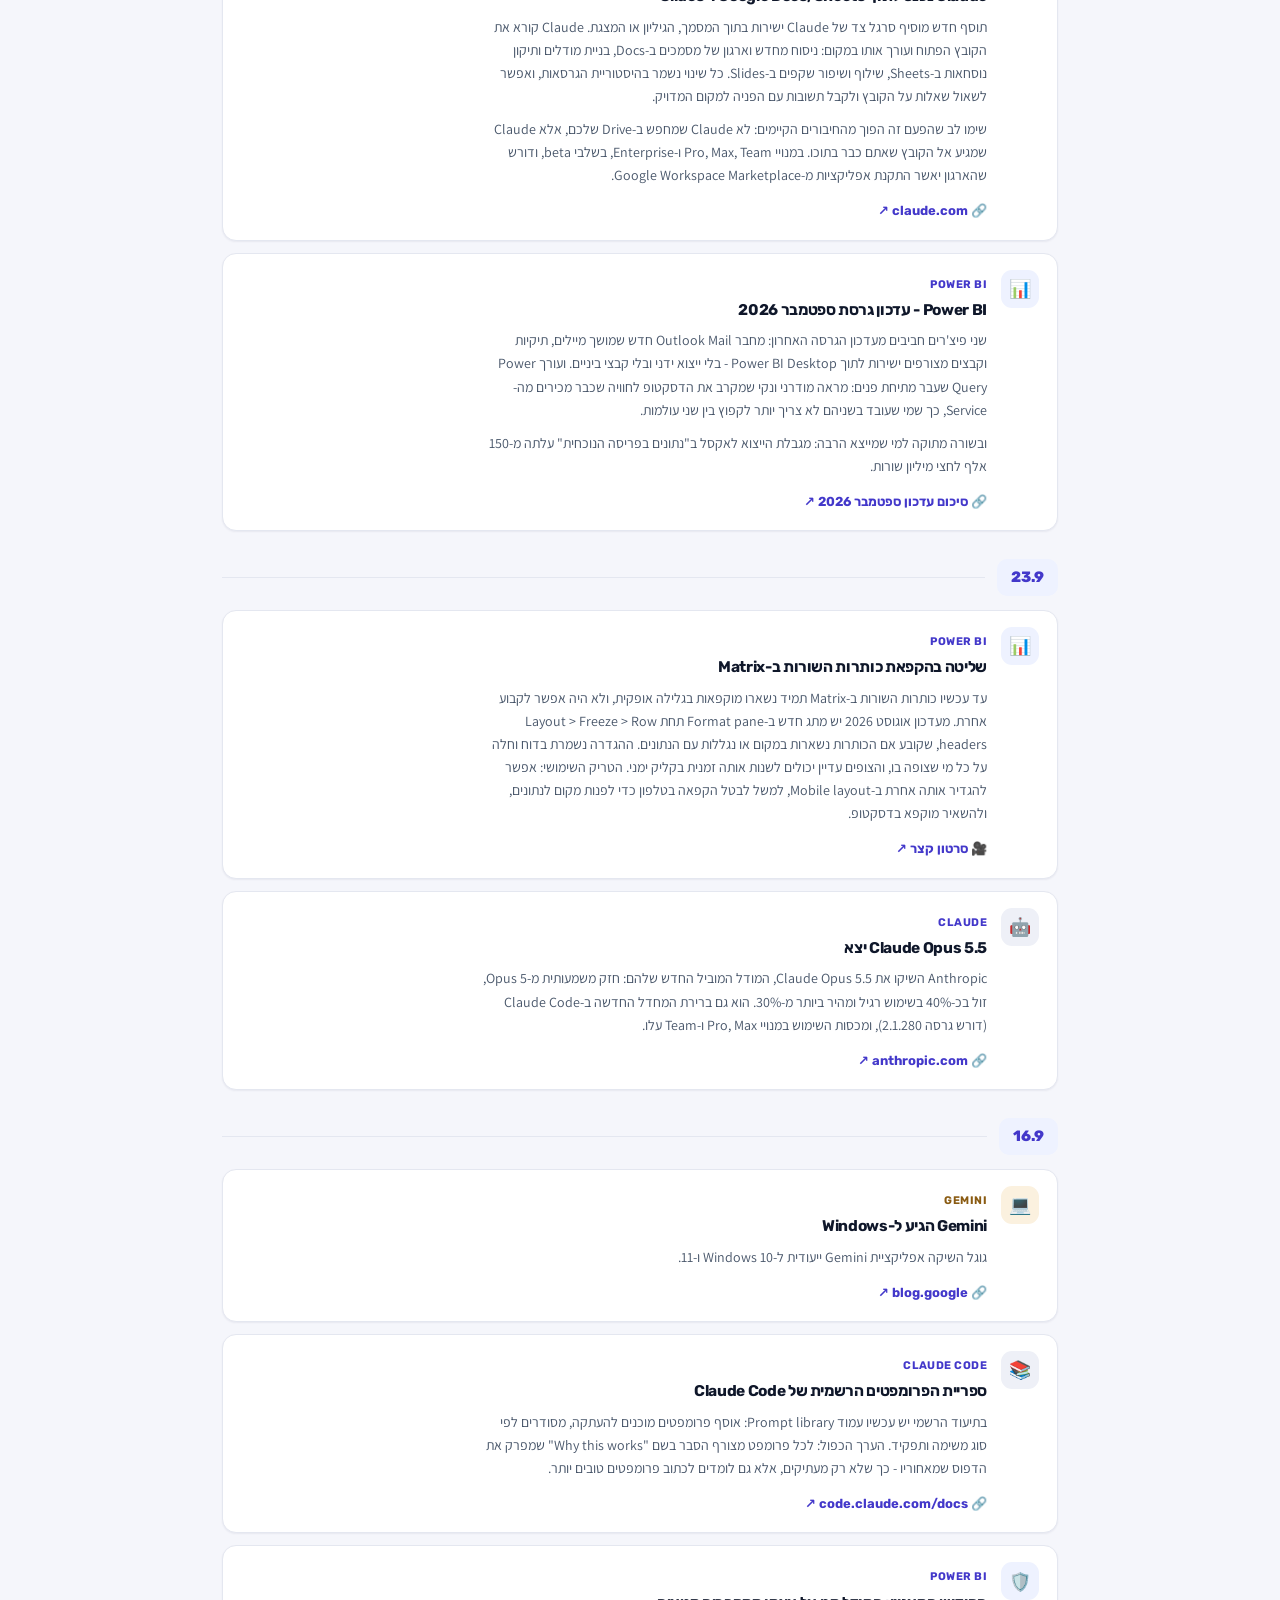
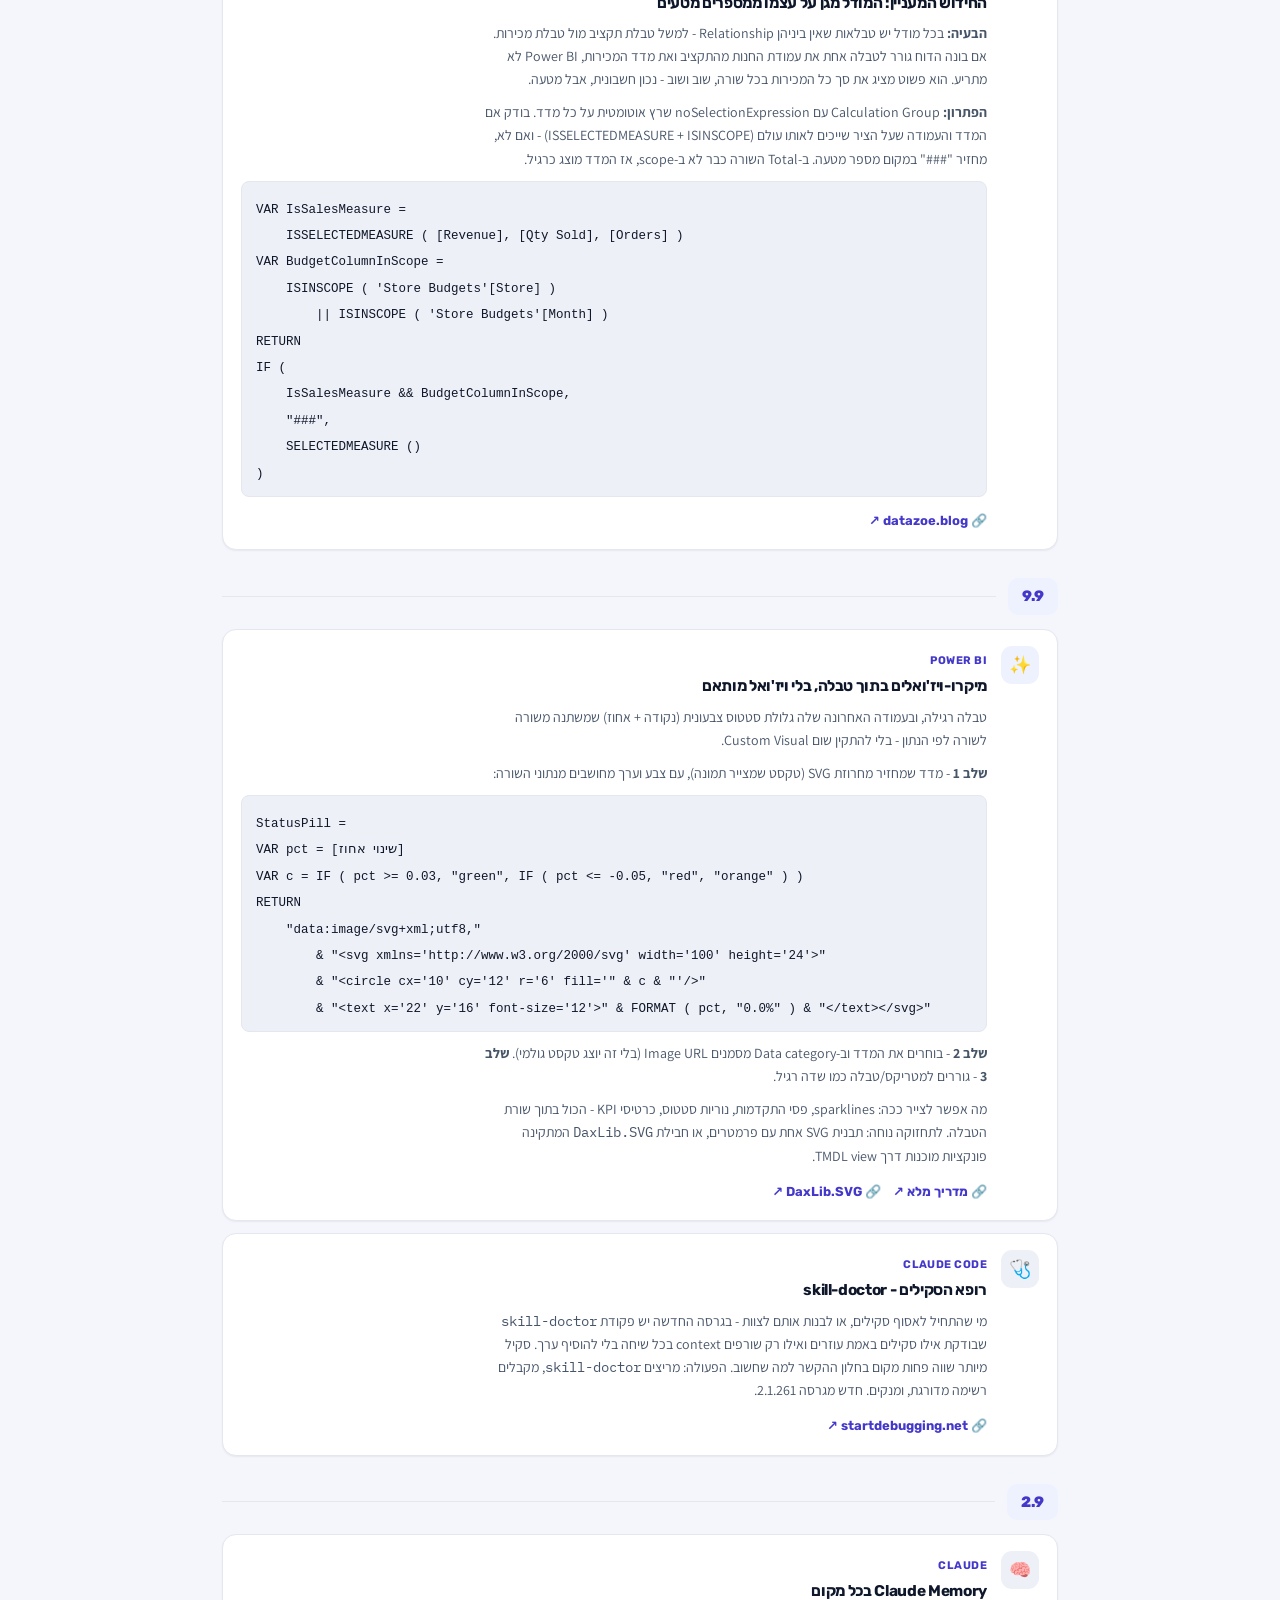
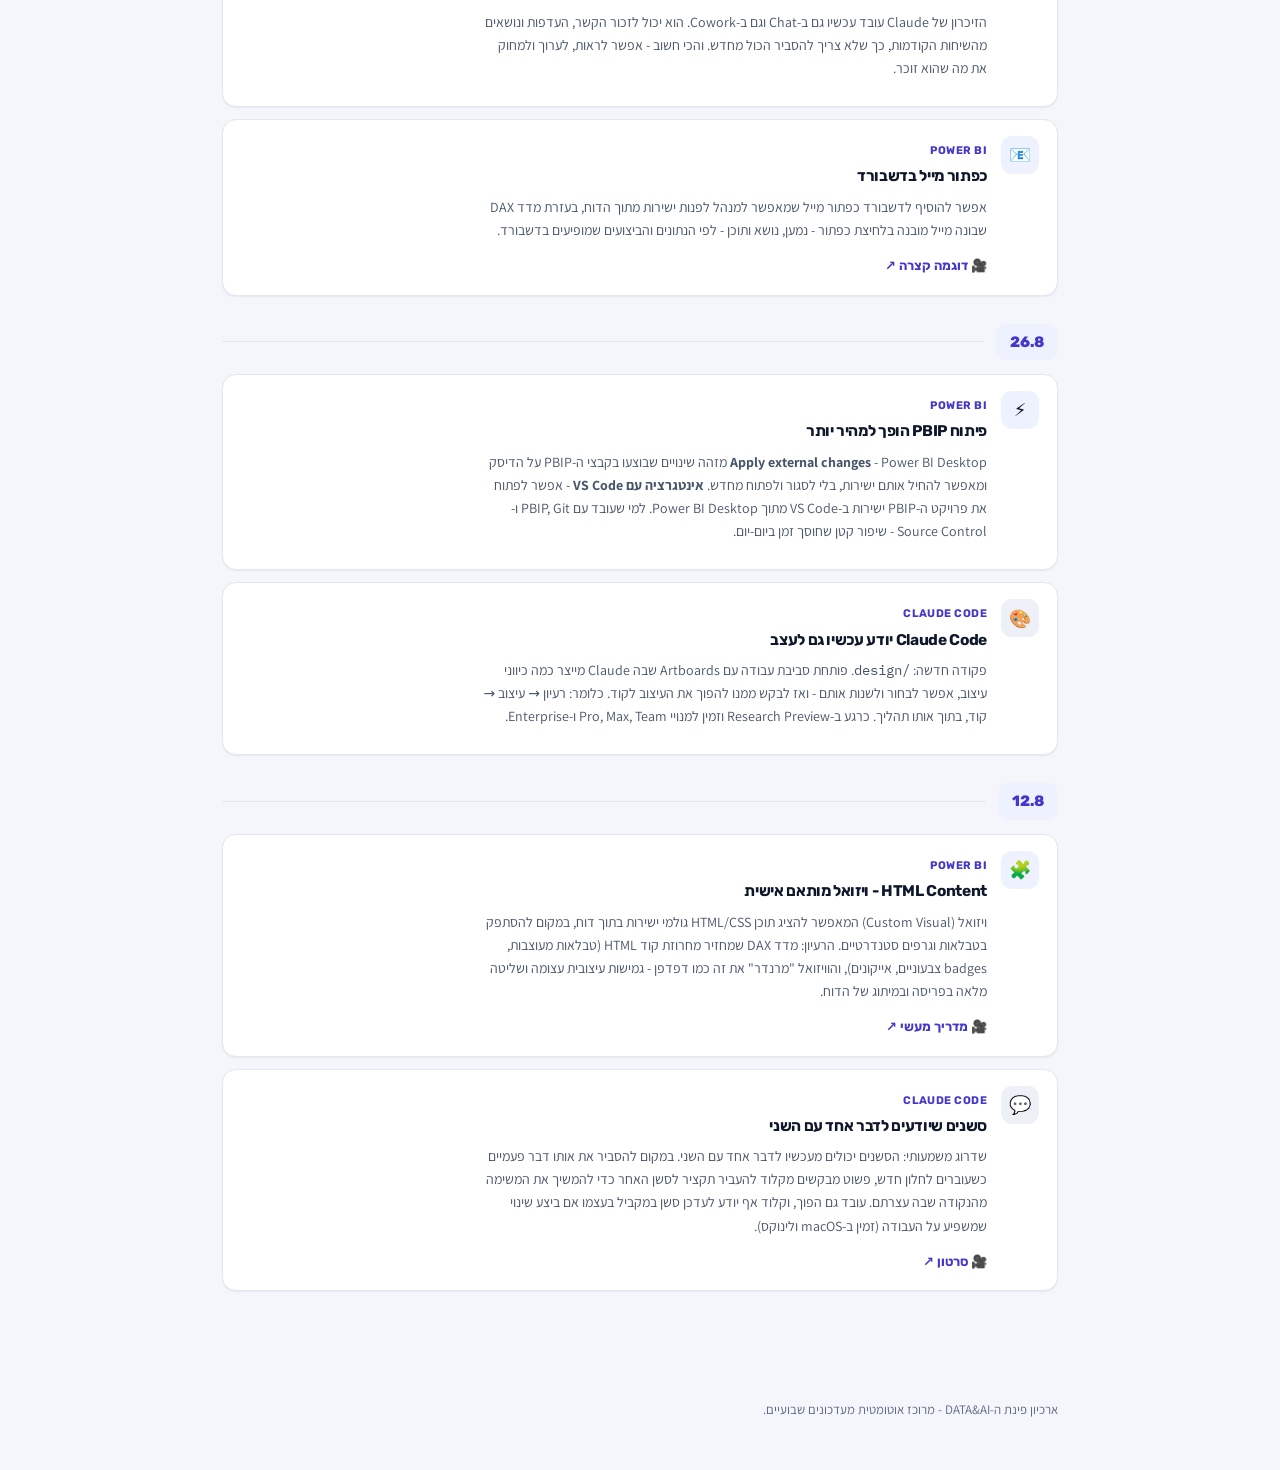
<file: data-ai-corner.html>
<!DOCTYPE html>
<html lang="he" dir="rtl">
<head>
<meta charset="utf-8">
<meta name="viewport" content="width=device-width, initial-scale=1">
<title>פינת DATA&AI</title>
<link rel="icon" type="image/svg+xml" href="data:image/svg+xml,%3Csvg xmlns=%27http://www.w3.org/2000/svg%27 viewBox=%270 0 32 32%27%3E%3Cdefs%3E%3ClinearGradient id=%27g%27 x1=%270%27 y1=%270%27 x2=%271%27 y2=%271%27%3E%3Cstop offset=%270%27 stop-color=%27%234F46E5%27/%3E%3Cstop offset=%271%27 stop-color=%27%237C3AED%27/%3E%3C/linearGradient%3E%3C/defs%3E%3Crect width=%2732%27 height=%2732%27 rx=%278%27 fill=%27url(%23g)%27/%3E%3Cpath d=%27M9 22 L9 15 M16 22 L16 10 M23 22 L23 13%27 stroke=%27%23fff%27 stroke-width=%273.2%27 stroke-linecap=%27round%27/%3E%3C/svg%3E">
<link rel="preconnect" href="https://fonts.googleapis.com">
<link rel="preconnect" href="https://fonts.gstatic.com" crossorigin>
<link rel="stylesheet" href="https://fonts.googleapis.com/css2?family=Rubik:wght@500;600;700;800&family=Assistant:wght@400;500;600;700&family=IBM+Plex+Mono:wght@400;500&display=swap">
<link rel="stylesheet" href="theme.css">
<style>






*{box-sizing:border-box}
body{
  margin:0; direction:rtl; text-align:right;
  font-family:var(--font-ui);
  background:var(--paper); color:var(--ink); line-height:1.65;
  -webkit-font-smoothing:antialiased;
}

.hero{
  position:relative; overflow:hidden;
  background:
    radial-gradient(60% 90% at 85% -10%, rgba(99,102,241,.20), transparent 60%),
    radial-gradient(50% 70% at 8% 0%, rgba(79,70,229,.55), transparent 60%),
    linear-gradient(180deg,var(--navy),var(--navy-2) 85%);
  padding:clamp(36px,6vw,56px) clamp(18px,4vw,44px) 40px;
}
.hero::before{
  content:""; position:absolute; inset:0; pointer-events:none; z-index:0; opacity:.5; mix-blend-mode:overlay;
  background-image:url("data:image/svg+xml,%3Csvg xmlns='http://www.w3.org/2000/svg' width='180' height='180'%3E%3Cfilter id='n'%3E%3CfeTurbulence type='fractalNoise' baseFrequency='0.85' numOctaves='2' stitchTiles='stitch'/%3E%3C/filter%3E%3Crect width='100%25' height='100%25' filter='url(%23n)'/%3E%3C/svg%3E");
}
.hero .in{position:relative; z-index:1; max-width:900px}
@media (prefers-reduced-motion:no-preference){
  .hero .in{animation:heroIn .8s cubic-bezier(.16,1,.3,1) both}
}
@keyframes heroIn{from{opacity:0; transform:translateY(18px); filter:blur(6px)} to{opacity:1; transform:translateY(0); filter:blur(0)}}
.badge{
  display:inline-flex; align-items:center; gap:8px; font-family:var(--font-display); font-weight:700;
  font-size:12px; letter-spacing:.06em; color:#efe9ff; background:rgba(79,70,229,.18);
  border:1px solid rgba(99,102,241,.38); border-radius:999px; padding:6px 14px; margin:0 0 16px;
}
.badge .p{width:7px; height:7px; border-radius:50%; background:var(--teal-bright); box-shadow:0 0 0 3px rgba(79,70,229,.3)}
.hero h1{
  font-family:var(--font-display); font-weight:800; font-size:clamp(26px,4.5vw,36px);
  margin:0 0 12px; color:var(--d-title); letter-spacing:-.02em;
}
.hero p{color:var(--d-body); font-size:15px; max-width:64ch; margin:0 0 4px}
.hero .byline{margin-top:14px; display:flex; align-items:center; gap:10px; color:var(--d-body); font-size:13.5px}
.hero .avatar{
  width:30px; height:30px; border-radius:50%; background:var(--teal); color:var(--accent-on);
  display:grid; place-items:center; font-family:var(--font-display); font-weight:800; font-size:13px; flex:none;
}

.wrap{max-width:900px; margin:0 auto; padding:36px clamp(18px,4vw,32px) 80px}

.week{position:relative; padding-inline-end:0; margin-bottom:28px}
.week-head{display:flex; align-items:center; gap:12px; margin-bottom:14px}
.week-date{
  font-family:var(--font-display); font-weight:800; font-size:15px; color:var(--navy-3);
  background:var(--teal-soft); border-radius:10px; padding:6px 14px; white-space:nowrap;
}
.week-rule{flex:1; height:1px; background:var(--line)}

.entries{display:flex; flex-direction:column; gap:12px}
.entry{
  display:flex; gap:14px; background:var(--card); border:1px solid var(--line);
  border-radius:14px; padding:16px 18px; box-shadow:var(--shadow);
}
.entry .eic{
  width:38px; height:38px; border-radius:11px; flex:none; font-size:18px;
  display:grid; place-items:center; background:var(--teal-soft);
}
.entry.cc .eic{background:var(--line-soft)}
.entry.other .eic{background:var(--amber-soft)}
.entry .ebody{flex:1; min-width:0}
.entry .etag{
  display:inline-block; font-family:var(--font-display); font-weight:700; font-size:11px;
  letter-spacing:.04em; color:var(--teal-ink); margin-bottom:4px;
}
.entry.cc .etag{color:var(--navy-3)}
.entry.other .etag{color:var(--amber)}
.entry h2{font-family:var(--font-display); font-weight:700; font-size:15.5px; margin:0 0 6px; color:var(--ink)}
.entry p{max-width:72ch; margin:0 0 10px; font-size:14px; color:var(--slate)}
.entry pre{
  background:var(--line-soft); border:1px solid var(--line); border-radius:8px;
  padding:12px 14px; margin:0 0 10px; overflow-x:auto; direction:ltr; text-align:left;
}
.entry pre code{font-family:ui-monospace,"Cascadia Code",Consolas,monospace; font-size:12.5px; line-height:1.6; color:var(--ink)}
.entry a.lnk{
  display:inline-flex; align-items:center; gap:6px; font-family:var(--font-display); font-weight:700;
  font-size:13px; color:var(--teal-ink); text-decoration:none; border-bottom:1px solid transparent;
}
.entry a.lnk:hover{border-color:var(--teal-ink)}
.entry ul{margin:0 0 10px; padding-inline-start:18px; max-width:72ch; font-size:14px; color:var(--slate)}
.entry li{margin-bottom:4px}
.entry .links{display:flex; flex-wrap:wrap; gap:6px 16px}
/* files attached to an entry: shown in place, each also opens on its own */
.entry .media{display:block; margin:4px 0 12px; max-width:640px}
.entry .media img,.entry .media video{display:block; width:100%; height:auto; border:1px solid var(--line); border-radius:12px; background:var(--line-soft)}
.entry .media.tall{max-width:340px}

footer{max-width:900px; margin:0 auto; padding:0 clamp(18px,4vw,32px) 50px; color:var(--faint); font-size:13px}
</style>
</head>
<body>

<div class="hero">
  <div class="in">
    <span class="badge"><span class="p"></span> עדכון שבועי</span>
    <h1>ארכיון פינת ה-DATA&AI</h1>
    <p>כל עדכון שבועי ששותף בקבוצה - כלים, טיפים וחידושים בעולמות ה-Power BI וה-AI, מרוכזים במקום אחד לפי תאריך.</p>
    <div class="byline"><span class="avatar">רק</span> ראובן קזורר · מתעדכן מדי יום רביעי</div>
  </div>
</div>

<div class="wrap">

  <div class="week">
    <div class="week-head"><span class="week-date">25.11</span><span class="week-rule"></span></div>
    <div class="entries">
      <div class="entry cc">
        <div class="eic">🤖</div>
        <div class="ebody">
          <span class="etag">CLAUDE CODE</span>
          <h2>קלוד מתאם כמה פעולות בצעד אחד: Code Mode</h2>
          <p>במקום להפעיל כלים אחד-אחד, קלוד כותב קוד JavaScript קצר שמריץ כמה קריאות ברצף או במקביל, מעבד את התוצאות ומחזיר רק את מה שצריך. התכונה ניסיונית וכבויה כברירת מחדל. מגרסה 2.1.331 היא עובדת גם דרך ספקי ענן כמו Bedrock ו-Foundry, אבל לא דרך gateway. אצלנו הזמינות תלויה במדיניות הארגון ובאדמין.</p>
          <a class="lnk" href="https://code.claude.com/docs/en/code-mode" target="_blank" rel="noopener">🔗 code.claude.com ↗</a>
        </div>
      </div>
      <div class="entry cc">
        <div class="eic">🚢</div>
        <div class="ebody">
          <span class="etag">CLAUDE CODE</span>
          <h2>בקשת מיזוג קוד שמגיעה מוכנה: Claude Ship</h2>
          <p>שלושה סוכנים שמכינים pull request ב-GitHub למיזוג. Code Review מוצא שגיאות לוגיקה ופרצות אבטחה ומעיר על השורות לפי חומרה. PR Steward דוחף תיקונים לבדיקות שנכשלו, לקונפליקטים ולהערות של סוקרים, ולא מאשר ולא ממזג. Claude Approvals מחיל קובץ מדיניות שאתם כותבים ומדווח מי עוד צריך לאשר. זמין במסלולי Team ו-Enterprise: Code Review כבר זמין רשמית, ושני האחרים בבטא ציבורית. ב-Claude Code המקומי, /ship פותח PR על השינוי שלכם ומריץ סקירה, ו-/steward עוקב אחרי PR שכבר פתוח.</p>
          <p><strong>שימו לב:</strong> אנתרופיק מציינת שהכלי עלול לפספס באגים וסיכוני אבטחה, ו-auto-merge בלי דרישה לאישור של אדם יכול למזג שינוי בלי שאף אחד פעל.</p>
          <a class="lnk" href="https://code.claude.com/docs/en/claude-ship" target="_blank" rel="noopener">🔗 code.claude.com ↗</a>
        </div>
      </div>
      <div class="entry">
        <div class="eic">📊</div>
        <div class="ebody">
          <span class="etag">POWER BI</span>
          <h2>עדכון נובמבר ב-Power BI: מעצבים פעם אחת, לכל הדוחות</h2>
          <ul>
            <li>פריסטים של סגנון לוויז'ואלים (GA): שומרים עיצוב פעם אחת ומפיצים אותו דרך ה-theme.</li>
            <li>OneDrive ו-SharePoint לקבצי PBIX (GA). שימו לב: שיתוף הקובץ משתף גם את הנתונים שבתוכו.</li>
            <li>בתצוגה מקדימה: גרפי מגמה בכרטיסים, כפתור Filter על טבלה ומטריצה, semantic views להגדרת טבלאות, קשרים ומדדים משותפים, פרמטרי M למודלי Direct Lake, ו-Desktop for Apps שבונה אפליקציות מהמודל בעזרת AI.</li>
          </ul>
          <a class="lnk" href="https://learn.microsoft.com/en-us/power-bi/fundamentals/whats-new" target="_blank" rel="noopener">🔗 learn.microsoft.com ↗</a>
        </div>
      </div>
      <div class="entry">
        <div class="eic">🎥</div>
        <div class="ebody">
          <span class="etag">VIDEO</span>
          <h2>הפינה בסרטון: Code Mode, Claude Ship ו-Power BI</h2>
          <span class="media"><video src="corner/2026-11-25-claude-and-power-bi.mp4" controls preload="metadata" playsinline></video></span>
          <a class="lnk" href="corner/2026-11-25-claude-and-power-bi.mp4" target="_blank" rel="noopener">🎥 פתיחת הסרטון ↗</a>
        </div>
      </div>
    </div>
  </div>

  <div class="week">
    <div class="week-head"><span class="week-date">18.11</span><span class="week-rule"></span></div>
    <div class="entries">
      <div class="entry">
        <div class="eic">📊</div>
        <div class="ebody">
          <span class="etag">POWER BI</span>
          <h2>מפות עשירות בלי לצאת מהדוח</h2>
          <p>Icon Map Lite הוא ויזואל מפות ל-Power BI שקיבל אישור Microsoft Certified ולא פונה למשאבים חיצוניים. מפת הרקע מובנית בתוך הוויזואל, ואפשר להוסיף מפות וקבצים גאוגרפיים משלכם, והם נשמרים בתוך הדוח.</p>
          <p>מתאים במיוחד לסביבות שחוסמות גישה לשירותי מפות חיצוניים, בכפוף לאישור הארגוני.</p>
          <a class="lnk" href="https://marketplace.microsoft.com/en-us/product/tekantislimited1706613112857.iconmap_lite" target="_blank" rel="noopener">🔗 Microsoft Marketplace ↗</a>
        </div>
      </div>
      <div class="entry cc">
        <div class="eic">🤖</div>
        <div class="ebody">
          <span class="etag">CLAUDE CODE</span>
          <h2>למה להתחיל מדף ריק?</h2>
          <p>במקום לבקש מקלוד "תבנה לי מערכת" ולהסביר הכול מאפס, אפשר להתחיל מאתר או ממוצר שדומים למה שאתם רוצים לבנות. Craft Anything לומד את המראה וההתנהגות של המוצר, מנחה סוכן קוד לבנות גרסה משלכם ומשווה את התוצאה למקור. משם ממשיכים להתאים ולפתח לפי הצרכים שלכם, בלי להעתיק תוכן או מיתוג של אחרים.</p>
          <p><strong>חשוב לדעת:</strong> הכלי בקוד פתוח ובשלב אלפא מוקדם. השימוש במודל עשוי לעלות כסף.</p>
          <a class="lnk" href="https://github.com/storytold/craft-anything" target="_blank" rel="noopener">🔗 github.com/storytold/craft-anything ↗</a>
        </div>
      </div>
      <div class="entry cc">
        <div class="eic">🆕</div>
        <div class="ebody">
          <span class="etag">CLAUDE</span>
          <h2>עדכון אחרון: סדר בתפריט הצד של Claude</h2>
          <p>תפריט הצד בקלוד התמלא? עכשיו אפשר לגרור את הפריטים בו ולסדר אותם כמו שנוח לכם, למשל לשים למעלה את מה שאתם משתמשים בו הכי הרבה.</p>
          <a class="lnk" href="https://claude.com/docs/cowork/changelog" target="_blank" rel="noopener">🔗 מקור: Claude Desktop Changelog ↗</a>
        </div>
      </div>
    </div>
  </div>

  <div class="week">
    <div class="week-head"><span class="week-date">11.11</span><span class="week-rule"></span></div>
    <div class="entries">
      <div class="entry cc">
        <div class="eic">🤖</div>
        <div class="ebody">
          <span class="etag">CLAUDE CODE</span>
          <h2>צריכים צוות אייג'נטים? לא חייבים להתחיל מאפס</h2>
          <p>Agency Agents הוא ריפו עם הגדרות מוכנות לאייג'נטים לפי תפקידים: פיתוח, עיצוב, בדיקות, ניהול פרויקטים ועוד. בוחרים תפקיד מתאים ומתאימים את ההנחיות, התוצרים ובדיקות האיכות לאופי העבודה שלכם.</p>
          <p><strong>חשוב לדייק:</strong> זה בסיס לבניית צוות, לא צוות שעובד לבד מיד אחרי ההורדה.</p>
          <a class="lnk" href="https://github.com/msitarzewski/agency-agents/" target="_blank" rel="noopener">🔗 github.com/msitarzewski/agency-agents ↗</a>
        </div>
      </div>
      <div class="entry cc">
        <div class="eic">🧩</div>
        <div class="ebody">
          <span class="etag">CLAUDE CODE</span>
          <h2>רוצים לראות מה הצוות שלכם עשה? בונים לו חלונית</h2>
          <p>עם Claude Mods אפשר להוסיף ל-Claude Code חלוניות ופעולות משלכם. אפשר לשלב את שני הכלים: לבנות צבא של אייג'נטים, ואז Mod שמראה אילו אייג'נטים רצו, בשביל מה, ובמה הם השתמשו. אפשר להתאים Mod לכל צורך, והוא פשוט נפתח כעוד חלונית. הדמו צולם באפליקציית הדסקטופ: פשוט מבקשים מ-Claude לבנות את החלונית.</p>
          <span class="media"><video src="corner/2026-11-11-agents-mod-demo.mp4" controls preload="metadata" playsinline></video></span>
          <div class="links">
            <a class="lnk" href="corner/2026-11-11-agents-mod-demo.mp4" target="_blank" rel="noopener">🎥 פתיחת הסרטון ↗</a>
            <a class="lnk" href="https://code.claude.com/docs/en/plugins/mods/overview" target="_blank" rel="noopener">🔗 code.claude.com ↗</a>
          </div>
        </div>
      </div>
    </div>
  </div>

  <div class="week">
    <div class="week-head"><span class="week-date">4.11</span><span class="week-rule"></span></div>
    <div class="entries">
      <div class="entry other">
        <div class="eic">🧭</div>
        <div class="ebody">
          <span class="etag">AI AGENTS</span>
          <h2>כלים לניתוח סוכנים וסשנים: שליפת מידע וניתוח טעויות</h2>
          <p>בהמשך לסשן שהיה ביום שני: Agent Think Map של Nimrod Fisher ו-TraceVista עוזרים להבין מה קרה במהלך העבודה עם הסוכן: לשלוף מידע חשוב מסשנים קודמים, לאתר טעויות ולראות באיזה שלב הסוכן שינה כיוון. הם מציגים את תיעוד העבודה כגרף או כעץ החלטות, כך שקל יותר לחזור למידע הרלוונטי בלי לקרוא את כל השיחה מחדש.</p>
          <div class="links">
            <a class="lnk" href="https://github.com/nimrodfisher/agent-think-map" target="_blank" rel="noopener">🔗 Agent Think Map ↗</a>
            <a class="lnk" href="https://github.com/Superone77/TraceVista" target="_blank" rel="noopener">🔗 TraceVista ↗</a>
          </div>
        </div>
      </div>
      <div class="entry other">
        <div class="eic">🧠</div>
        <div class="ebody">
          <span class="etag">AI MEMORY</span>
          <h2>זיכרון לסוכני AI: סיכום סשן בעברית</h2>
          <p>גם זה בהמשך לסשן שהיה השבוע: סיכום בעברית של סשן AI על זיכרון, שהעבירה לאמיס מוקטה, עובדת באנתרופיק. הסשן מסביר איך שומרים מידע חשוב, מזהים טעויות חוזרות ומעבדים לקחים ברקע כדי לשפר את העבודה הבאה של הסוכן. זה שיפור של המידע שהסוכן מקבל, לא אימון מחדש של המודל.</p>
          <a class="lnk" href="https://rkinstinct.github.io/agent-memory-dreaming-he/" target="_blank" rel="noopener">🔗 לסיכום המלא ↗</a>
        </div>
      </div>
      <div class="entry">
        <div class="eic">📈</div>
        <div class="ebody">
          <span class="etag">POWER BI</span>
          <h2>Power BI Usage Metrics: לאמוד את השימוש במה שבניתם</h2>
          <p>אם אתם רוצים לאמוד את ההצלחה והשימוש בדוח או בדשבורד שבניתם, יש כלי מובנה שנקרא Usage Metrics. זה בעצם דוח של נתוני הצפייה בתוצר שלכם: כמה פעמים צפו בו, כמה אנשים צפו בו, ושימוש לפי משתמש אם האדמין מאפשר. כך אפשר לקבל אומדן של השימוש בפועל. לדשבורדים קיימת גרסה ישנה של הכלי.</p>
          <a class="lnk" href="https://learn.microsoft.com/en-us/power-bi/collaborate-share/service-modern-usage-metrics" target="_blank" rel="noopener">🔗 learn.microsoft.com ↗</a>
        </div>
      </div>
    </div>
  </div>

  <div class="week">
    <div class="week-head"><span class="week-date">2.11</span><span class="week-rule"></span></div>
    <div class="entries">
      <div class="entry cc">
        <div class="eic">🎤</div>
        <div class="ebody">
          <span class="etag">AI SESSION</span>
          <h2>סשן AI 02.11</h2>
          <p>המצגת שהוצגה בסשן:</p>
          <div class="links">
            <a class="lnk" href="ההקשר-הוא-העיקר.html" target="_blank" rel="noopener">🎞️ ההקשר הוא העיקר ↗</a>
          </div>
          <p style="margin-top:18px">מצרף קישורים לפי הנושאים שהצגנו:</p>
          <p><strong>שימוש במחשב</strong></p>
          <p>Skill Recorder - הקלטת תהליך עבודה והפיכתו לסקיל.</p>
          <p>CUA Driver MCP - חיבור הסוכן לפעולות במחשב.</p>
          <div class="links">
            <a class="lnk" href="https://github.com/microsoft/skill-recorder" target="_blank" rel="noopener">🔗 Skill Recorder ↗</a>
            <a class="lnk" href="https://cua.ai/docs/cua-driver/what-is-computer-use" target="_blank" rel="noopener">🔗 CUA Driver MCP ↗</a>
          </div>
          <p style="margin-top:18px"><strong>גרף קונטקסט</strong></p>
          <p>Hindsight - שמירת הקשר וקשרים בין עובדות, החלטות ותהליכים.</p>
          <div class="links">
            <a class="lnk" href="https://hindsight.vectorize.io" target="_blank" rel="noopener">🔗 Hindsight ↗</a>
          </div>
          <p style="margin-top:18px"><strong>לולאת סוכנים</strong></p>
          <p>מפעל של רום אילוז - עבודה בלולאה של תכנון, ביצוע ובדיקה.</p>
          <div class="links">
            <a class="lnk" href="https://github.com/romiluz13/mifal" target="_blank" rel="noopener">🔗 מפעל ↗</a>
          </div>
          <p style="margin-top:18px"><strong>ספרים לסוכנים</strong></p>
          <p>Trove של סהר כרמל - מוצר שמארגן ידע לסוכנים במבנה מדורג: ספרייה, מדפים, ספרים ועמודים. הספרן בוחר את הספרים המתאימים למשימה, וסוכני קריאה פותחים את העמודים ומביאים תשובה עם הפניה למקור. כתבי יד אוספים לקחים מהעבודה.</p>
          <p>אפשר להשתמש במוצר, או לבנות אצלנו ספרי מקצוע במבנה דומה, עם ספרן שמכוון לידע הרלוונטי, במקום להזין לסוכן את כל החומר בכל פעם.</p>
          <div class="links">
            <a class="lnk" href="https://heytrove.ai" target="_blank" rel="noopener">🔗 Trove ↗</a>
            <a class="lnk" href="https://docs.heytrove.ai/subagents/librarian.md" target="_blank" rel="noopener">🔗 הסבר על הספרן ↗</a>
            <a class="lnk" href="https://docs.heytrove.ai/concepts/shelves.md" target="_blank" rel="noopener">🔗 הסבר על המדפים ↗</a>
          </div>
          <p style="margin-top:18px"><strong>Motion</strong></p>
          <p>Rossark Motion - סקיל ליצירת תנועה ואנימציה באיורים ובממשקים.</p>
          <div class="links">
            <a class="lnk" href="https://github.com/rossark0/rossark-motion-skill" target="_blank" rel="noopener">🔗 Rossark Motion ↗</a>
          </div>
        </div>
      </div>
    </div>
  </div>

  <div class="week">
    <div class="week-head"><span class="week-date">28.10</span><span class="week-rule"></span></div>
    <div class="entries">
      <div class="entry other">
        <div class="eic">📁</div>
        <div class="ebody">
          <span class="etag">TOOLS</span>
          <h2>צריכים להמיר קובץ? לא חייבים להעלות אותו לאתר</h2>
          <p>Filee הוא כלי חינמי שמתקינים במחשב, גוררים אליו קובץ ובוחרים לאיזה סוג להמיר אותו. הוא תומך במסמכים, תמונות, וידאו ואודיו. לפי התיעוד, ההמרה נעשית במחשב בלי להעלות את הקובץ לאתר חיצוני.</p>
          <a class="lnk" href="https://github.com/KnifeLemon/Filee" target="_blank" rel="noopener">🔗 github.com/KnifeLemon/Filee ↗</a>
        </div>
      </div>
      <div class="entry cc">
        <div class="eic">🤖</div>
        <div class="ebody">
          <span class="etag">CLAUDE</span>
          <h2>שואלים את קלוד ומקבלים דשבורד</h2>
          <p>הפיצ׳ר Claude Dashboards מאפשר לשאול שאלה בשפה רגילה ולקבל דשבורד שמחובר למקור הנתונים ומתעדכן ממנו. זה עדיין לא זמין אצלנו בארגון.</p>
          <p><strong>ומה לגבי Power BI?</strong> ברמה העקרונית אפשר לחבר את קלוד למודל סמנטי באמצעות חיבור רשמי של מיקרוסופט שנקרא MCP. כך התשובות מתבססות על שאילתות למודל עצמו, ולא על קובץ שהעתקנו ממנו. החיבור עדיין בתצוגה מקדימה ודורש הגדרה ואישור ארגוני.</p>
          <p><strong>חשוב לדייק:</strong> חיבור המודל לקלוד מתועד. השימוש בו כמקור לדשבורדים של קלוד עדיין לא מתועד כחיבור נתמך, ולא מדובר בהכרח בעדכון בזמן אמת.</p>
          <div class="links">
            <a class="lnk" href="https://claude.com/resources/articles/dashboards-and-motion" target="_blank" rel="noopener">🔗 claude.com ↗</a>
            <a class="lnk" href="https://learn.microsoft.com/en-us/power-bi/developer/mcp/remote-mcp-server-get-started" target="_blank" rel="noopener">🔗 learn.microsoft.com ↗</a>
          </div>
        </div>
      </div>
    </div>
  </div>

  <div class="week">
    <div class="week-head"><span class="week-date">21.10</span><span class="week-rule"></span></div>
    <div class="entries">
      <div class="entry cc">
        <div class="eic">🤖</div>
        <div class="ebody">
          <span class="etag">CLAUDE</span>
          <h2>חידושים ב-Claude</h2>
          <ul>
            <li>משפחת מודלים חדשה: Opus 5.5, Sonnet 5.5, Haiku 5.5, עם בחירת רמת מאמץ</li>
            <li>צ'אט ועבודה משותפת: Claude יוצר מסמכים (Docs), מצגות (Slides), עיצובים (Design) ואנימציות (Motion) בתוך השיחה, בבטא</li>
            <li>Claude Code 2.1.305: סקירות Code Review חוזרות לא ייפתחו ב-LGTM כל עוד יש ממצאים חוסמים פתוחים</li>
          </ul>
          <a class="lnk" href="corner/2026-10-21-claude-updates-he.pdf" target="_blank" rel="noopener">📄 חידושי Claude בעברית (PDF) ↗</a>
        </div>
      </div>
      <div class="entry">
        <div class="eic">📊</div>
        <div class="ebody">
          <span class="etag">POWER BI</span>
          <h2>חידושים ב-Power BI</h2>
          <ul>
            <li>עדכון אוקטובר 2026 מביא חידושי Desktop</li>
            <li>ה-Report Authoring skill של Microsoft הגיע ל-GA: מתארים דוח בשפה חופשית והסוכן בונה אותו מעל המודל הסמנטי</li>
          </ul>
          <a class="media tall" href="corner/2026-10-21-power-bi-october-2026.jpg" target="_blank" rel="noopener"><img src="corner/2026-10-21-power-bi-october-2026.jpg" alt="אינפוגרפיקה: עדכון Power BI אוקטובר 2026" loading="lazy"></a>
          <a class="lnk" href="https://community.fabric.microsoft.com/blog/fbc_pbiupdatesblog/power-bi-october-2026-feature-summary/5374650" target="_blank" rel="noopener">🔗 סיכום עדכון אוקטובר 2026 ↗</a>
        </div>
      </div>
      <div class="entry">
        <div class="eic">🎨</div>
        <div class="ebody">
          <span class="etag">POWER BI</span>
          <h2>עבודה עם custom visuals</h2>
          <ul>
            <li>ה-skills של Microsoft עובדים עכשיו גם עם custom visuals, לא רק עם ויזואלים מובנים</li>
            <li>זה עובד גם עם HTML content visuals</li>
            <li>בסרטון של Amal Ben Rebai: מתארים בשפה חופשית ויזואל חדש מאפס, הסוכן בונה אותו עם ה-toolchain של ויזואלים, מטמיע אותו בדוח, ומשתמש במדדי ה-DAX הקיימים</li>
            <li>בסרטון: ה-Budget Variance Explorer שנבנה כך</li>
          </ul>
          <span class="media"><video src="corner/2026-10-21-budget-variance-explorer.mp4" controls preload="metadata" playsinline></video></span>
          <a class="lnk" href="corner/2026-10-21-budget-variance-explorer.mp4" target="_blank" rel="noopener">🎥 פתיחת הסרטון ↗</a>
        </div>
      </div>
    </div>
  </div>

  <div class="week">
    <div class="week-head"><span class="week-date">7.10</span><span class="week-rule"></span></div>
    <div class="entries">
      <div class="entry cc">
        <div class="eic">💻</div>
        <div class="ebody">
          <span class="etag">CLAUDE CODE</span>
          <h2>Claude Code Mods</h2>
          <p>עד היום, מי שרצה ש-Claude Code יעבוד אחרת נאלץ לעבוד מסביבו. מעכשיו אפשר פשוט לשנות אותו מבפנים: כותבים תוסף קטן שחי בתוך הכלי ורואה את כל מה שקורה בזמן אמת. התוסף יכול לעצור פעולה לפני שהיא מתבצעת ולבדוק או לחסום אותה, להוסיף פקודות משלכם, ואפילו לשנות את המסך עצמו. התוצאה: הכלי עובד בדיוק כמו שהצוות שלכם עובד - ולא להיפך.</p>
          <div class="links">
            <a class="lnk" href="https://claude.com/blog/claude-code-mods" target="_blank" rel="noopener">🔗 claude.com ↗</a>
            <a class="lnk" href="https://code.claude.com/docs/en/plugins/mods/overview" target="_blank" rel="noopener">🔗 התיעוד ↗</a>
          </div>
        </div>
      </div>
      <div class="entry cc">
        <div class="eic">⏳</div>
        <div class="ebody">
          <span class="etag">CLAUDE CODE</span>
          <h2>בונוס: עצירה נקייה במגבלת חמש השעות</h2>
          <p>מי שהגיע פעם למגבלת חמש השעות באמצע עבודה, מכיר את העצירה הפתאומית באמצע עריכה. מעכשיו Claude Code לא נעצר בבום - הוא מסיים את מה שהתחיל ומגיע לנקודת עצירה נקייה, והתוספת הקטנה הזו יורדת מהמכסה השבועית.</p>
          <a class="lnk" href="https://x.com/ClaudeDevs/status/2103561342057943314" target="_blank" rel="noopener">🔗 x.com/ClaudeDevs ↗</a>
        </div>
      </div>
      <div class="entry cc">
        <div class="eic">📎</div>
        <div class="ebody">
          <span class="etag">CLAUDE</span>
          <h2>Claude נכנס לתוך Google Docs, Sheets ו-Slides</h2>
          <p>תוסף חדש מוסיף סרגל צד של Claude ישירות בתוך המסמך, הגיליון או המצגת. Claude קורא את הקובץ הפתוח ועורך אותו במקום: ניסוח מחדש וארגון של מסמכים ב-Docs, בניית מודלים ותיקון נוסחאות ב-Sheets, שילוף ושיפור שקפים ב-Slides. כל שינוי נשמר בהיסטוריית הגרסאות, ואפשר לשאול שאלות על הקובץ ולקבל תשובות עם הפניה למקום המדויק.</p>
          <p>שימו לב שהפעם זה הפוך מהחיבורים הקיימים: לא Claude שמחפש ב-Drive שלכם, אלא Claude שמגיע אל הקובץ שאתם כבר בתוכו. במנויי Pro, Max, Team ו-Enterprise, בשלבי beta, ודורש שהארגון יאשר התקנת אפליקציות מ-Google Workspace Marketplace.</p>
          <a class="lnk" href="https://claude.com/resources/articles/claude-now-works-in-google-docs-sheets-and-slides" target="_blank" rel="noopener">🔗 claude.com ↗</a>
        </div>
      </div>
      <div class="entry">
        <div class="eic">📊</div>
        <div class="ebody">
          <span class="etag">POWER BI</span>
          <h2>Power BI - עדכון גרסת ספטמבר 2026</h2>
          <p>שני פיצ'רים חביבים מעדכון הגרסה האחרון: מחבר Outlook Mail חדש שמושך מיילים, תיקיות וקבצים מצורפים ישירות לתוך Power BI Desktop - בלי ייצוא ידני ובלי קבצי ביניים. ועורך Power Query שעבר מתיחת פנים: מראה מודרני ונקי שמקרב את הדסקטופ לחוויה שכבר מכירים מה-Service, כך שמי שעובד בשניהם לא צריך יותר לקפוץ בין שני עולמות.</p>
          <p>ובשורה מתוקה למי שמייצא הרבה: מגבלת הייצוא לאקסל ב"נתונים בפריסה הנוכחית" עלתה מ-150 אלף לחצי מיליון שורות.</p>
          <a class="lnk" href="https://community.fabric.microsoft.com/blog/fbc_pbiupdatesblog/power-bi-september-2026-feature-summary/5325831" target="_blank" rel="noopener">🔗 סיכום עדכון ספטמבר 2026 ↗</a>
        </div>
      </div>
    </div>
  </div>

  <div class="week">
    <div class="week-head"><span class="week-date">23.9</span><span class="week-rule"></span></div>
    <div class="entries">
      <div class="entry">
        <div class="eic">📊</div>
        <div class="ebody">
          <span class="etag">POWER BI</span>
          <h2>שליטה בהקפאת כותרות השורות ב-Matrix</h2>
          <p>עד עכשיו כותרות השורות ב-Matrix תמיד נשארו מוקפאות בגלילה אופקית, ולא היה אפשר לקבוע אחרת. מעדכון אוגוסט 2026 יש מתג חדש ב-Format pane תחת Layout &gt; Freeze &gt; Row headers, שקובע אם הכותרות נשארות במקום או נגללות עם הנתונים. ההגדרה נשמרת בדוח וחלה על כל מי שצופה בו, והצופים עדיין יכולים לשנות אותה זמנית בקליק ימני. הטריק השימושי: אפשר להגדיר אותה אחרת ב-Mobile layout, למשל לבטל הקפאה בטלפון כדי לפנות מקום לנתונים, ולהשאיר מוקפא בדסקטופ.</p>
          <a class="lnk" href="https://youtube.com/shorts/VX0hCOZ7Aiw" target="_blank" rel="noopener">🎥 סרטון קצר ↗</a>
        </div>
      </div>
      <div class="entry cc">
        <div class="eic">🤖</div>
        <div class="ebody">
          <span class="etag">CLAUDE</span>
          <h2>Claude Opus 5.5 יצא</h2>
          <p>Anthropic השיקו את Claude Opus 5.5, המודל המוביל החדש שלהם: חזק משמעותית מ-Opus 5, זול בכ-40% בשימוש רגיל ומהיר ביותר מ-30%. הוא גם ברירת המחדל החדשה ב-Claude Code (דורש גרסה 2.1.280), ומכסות השימוש במנויי Pro, Max ו-Team עלו.</p>
          <a class="lnk" href="https://www.anthropic.com/claude-opus-5-5" target="_blank" rel="noopener">🔗 anthropic.com ↗</a>
        </div>
      </div>
    </div>
  </div>

  <div class="week">
    <div class="week-head"><span class="week-date">16.9</span><span class="week-rule"></span></div>
    <div class="entries">
      <div class="entry other">
        <div class="eic">💻</div>
        <div class="ebody">
          <span class="etag">GEMINI</span>
          <h2>Gemini הגיע ל-Windows</h2>
          <p>גוגל השיקה אפליקציית Gemini ייעודית ל-Windows 10 ו-11.</p>
          <a class="lnk" href="https://blog.google/innovation-and-ai/products/gemini-app/gemini-app-now-on-windows/" target="_blank" rel="noopener">🔗 blog.google ↗</a>
        </div>
      </div>
      <div class="entry cc">
        <div class="eic">📚</div>
        <div class="ebody">
          <span class="etag">CLAUDE CODE</span>
          <h2>ספריית הפרומפטים הרשמית של Claude Code</h2>
          <p>בתיעוד הרשמי יש עכשיו עמוד Prompt library: אוסף פרומפטים מוכנים להעתקה, מסודרים לפי סוג משימה ותפקיד. הערך הכפול: לכל פרומפט מצורף הסבר בשם "Why this works" שמפרק את הדפוס שמאחוריו - כך שלא רק מעתיקים, אלא גם לומדים לכתוב פרומפטים טובים יותר.</p>
          <a class="lnk" href="https://code.claude.com/docs/en/prompt-library" target="_blank" rel="noopener">🔗 code.claude.com/docs ↗</a>
        </div>
      </div>
      <div class="entry">
        <div class="eic">🛡️</div>
        <div class="ebody">
          <span class="etag">POWER BI</span>
          <h2>החידוש המעניין: המודל מגן על עצמו ממספרים מטעים</h2>
          <p><strong>הבעיה:</strong> בכל מודל יש טבלאות שאין ביניהן Relationship - למשל טבלת תקציב מול טבלת מכירות. אם בונה הדוח גורר לטבלה אחת את עמודת החנות מהתקציב ואת מדד המכירות, Power BI לא מתריע. הוא פשוט מציג את סך כל המכירות בכל שורה, שוב ושוב - נכון חשבונית, אבל מטעה.</p>
          <p><strong>הפתרון:</strong> Calculation Group עם noSelectionExpression שרץ אוטומטית על כל מדד. בודק אם המדד והעמודה שעל הציר שייכים לאותו עולם (ISSELECTEDMEASURE + ISINSCOPE) - ואם לא, מחזיר "###" במקום מספר מטעה. ב-Total השורה כבר לא ב-scope, אז המדד מוצג כרגיל.</p>
          <pre><code>VAR IsSalesMeasure =
    ISSELECTEDMEASURE ( [Revenue], [Qty Sold], [Orders] )
VAR BudgetColumnInScope =
    ISINSCOPE ( 'Store Budgets'[Store] )
        || ISINSCOPE ( 'Store Budgets'[Month] )
RETURN
IF (
    IsSalesMeasure && BudgetColumnInScope,
    "###",
    SELECTEDMEASURE ()
)</code></pre>
          <a class="lnk" href="https://www.datazoe.blog/post/semantic-model-tricks-show-when-measures-don-t-have-a-relationship-to-the-column-you-are-showing-it" target="_blank" rel="noopener">🔗 datazoe.blog ↗</a>
        </div>
      </div>
    </div>
  </div>

  <div class="week">
    <div class="week-head"><span class="week-date">9.9</span><span class="week-rule"></span></div>
    <div class="entries">
      <div class="entry">
        <div class="eic">✨</div>
        <div class="ebody">
          <span class="etag">POWER BI</span>
          <h2>מיקרו-ויז'ואלים בתוך טבלה, בלי ויז'ואל מותאם</h2>
          <p>טבלה רגילה, ובעמודה האחרונה שלה גלולת סטטוס צבעונית (נקודה + אחוז) שמשתנה משורה לשורה לפי הנתון - בלי להתקין שום Custom Visual.</p>
          <p><strong>שלב 1</strong> - מדד שמחזיר מחרוזת SVG (טקסט שמצייר תמונה), עם צבע וערך מחושבים מנתוני השורה:</p>
          <pre><code>StatusPill =
VAR pct = [שינוי אחוז]
VAR c = IF ( pct >= 0.03, "green", IF ( pct <= -0.05, "red", "orange" ) )
RETURN
    "data:image/svg+xml;utf8,"
        & "&lt;svg xmlns='http://www.w3.org/2000/svg' width='100' height='24'&gt;"
        & "&lt;circle cx='10' cy='12' r='6' fill='" & c & "'/&gt;"
        & "&lt;text x='22' y='16' font-size='12'&gt;" & FORMAT ( pct, "0.0%" ) & "&lt;/text&gt;&lt;/svg&gt;"</code></pre>
          <p><strong>שלב 2</strong> - בוחרים את המדד וב-Data category מסמנים Image URL (בלי זה יוצג טקסט גולמי). <strong>שלב 3</strong> - גוררים למטריקס/טבלה כמו שדה רגיל.</p>
          <p>מה אפשר לצייר ככה: sparklines, פסי התקדמות, נוריות סטטוס, כרטיסי KPI - הכול בתוך שורת הטבלה. לתחזוקה נוחה: תבנית SVG אחת עם פרמטרים, או חבילת <code>DaxLib.SVG</code> המתקינה פונקציות מוכנות דרך TMDL view.</p>
          <a class="lnk" href="https://www.excelized.de/post/svg-in-power-bi-visuals-how-to-build-them-and-maintain-them-without-pain" target="_blank" rel="noopener">🔗 מדריך מלא ↗</a>
          &nbsp;&nbsp;
          <a class="lnk" href="https://daxlib.org/package/DaxLib.SVG/" target="_blank" rel="noopener">🔗 DaxLib.SVG ↗</a>
        </div>
      </div>
      <div class="entry cc">
        <div class="eic">🩺</div>
        <div class="ebody">
          <span class="etag">CLAUDE CODE</span>
          <h2>רופא הסקילים - skill-doctor</h2>
          <p>מי שהתחיל לאסוף סקילים, או לבנות אותם לצוות - בגרסה החדשה יש פקודת <code>skill-doctor</code> שבודקת אילו סקילים באמת עוזרים ואילו רק שורפים context בכל שיחה בלי להוסיף ערך. סקיל מיותר שווה פחות מקום בחלון ההקשר למה שחשוב. הפעולה: מריצים <code>skill-doctor</code>, מקבלים רשימה מדורגת, ומנקים. חדש מגרסה 2.1.261.</p>
          <a class="lnk" href="https://startdebugging.net/2026/09/claude-code-2-1-261-skill-doctor-finds-skills-that-only-cost-context/" target="_blank" rel="noopener">🔗 startdebugging.net ↗</a>
        </div>
      </div>
    </div>
  </div>

  <div class="week">
    <div class="week-head"><span class="week-date">2.9</span><span class="week-rule"></span></div>
    <div class="entries">
      <div class="entry cc">
        <div class="eic">🧠</div>
        <div class="ebody">
          <span class="etag">CLAUDE</span>
          <h2>Claude Memory בכל מקום</h2>
          <p>הזיכרון של Claude עובד עכשיו גם ב-Chat וגם ב-Cowork. הוא יכול לזכור הקשר, העדפות ונושאים מהשיחות הקודמות, כך שלא צריך להסביר הכול מחדש. והכי חשוב - אפשר לראות, לערוך ולמחוק את מה שהוא זוכר.</p>
        </div>
      </div>
      <div class="entry">
        <div class="eic">📧</div>
        <div class="ebody">
          <span class="etag">POWER BI</span>
          <h2>כפתור מייל בדשבורד</h2>
          <p>אפשר להוסיף לדשבורד כפתור מייל שמאפשר למנהל לפנות ישירות מתוך הדוח, בעזרת מדד DAX שבונה מייל מובנה בלחיצת כפתור - נמען, נושא ותוכן - לפי הנתונים והביצועים שמופיעים בדשבורד.</p>
          <a class="lnk" href="https://www.youtube.com/watch?v=hILi8E6BmCI" target="_blank" rel="noopener">🎥 דוגמה קצרה ↗</a>
        </div>
      </div>
    </div>
  </div>

  <div class="week">
    <div class="week-head"><span class="week-date">26.8</span><span class="week-rule"></span></div>
    <div class="entries">
      <div class="entry">
        <div class="eic">⚡</div>
        <div class="ebody">
          <span class="etag">POWER BI</span>
          <h2>פיתוח PBIP הופך למהיר יותר</h2>
          <p><strong>Apply external changes</strong> - Power BI Desktop מזהה שינויים שבוצעו בקבצי ה-PBIP על הדיסק ומאפשר להחיל אותם ישירות, בלי לסגור ולפתוח מחדש. <strong>אינטגרציה עם VS Code</strong> - אפשר לפתוח את פרויקט ה-PBIP ישירות ב-VS Code מתוך Power BI Desktop. למי שעובד עם PBIP, Git ו-Source Control - שיפור קטן שחוסך זמן ביום-יום.</p>
        </div>
      </div>
      <div class="entry cc">
        <div class="eic">🎨</div>
        <div class="ebody">
          <span class="etag">CLAUDE CODE</span>
          <h2>Claude Code יודע עכשיו גם לעצב</h2>
          <p>פקודה חדשה: <code>/design</code>. פותחת סביבת עבודה עם Artboards שבה Claude מייצר כמה כיווני עיצוב, אפשר לבחור ולשנות אותם - ואז לבקש ממנו להפוך את העיצוב לקוד. כלומר: רעיון → עיצוב → קוד, בתוך אותו תהליך. כרגע ב-Research Preview וזמין למנויי Pro, Max, Team ו-Enterprise.</p>
        </div>
      </div>
    </div>
  </div>

  <div class="week">
    <div class="week-head"><span class="week-date">12.8</span><span class="week-rule"></span></div>
    <div class="entries">
      <div class="entry">
        <div class="eic">🧩</div>
        <div class="ebody">
          <span class="etag">POWER BI</span>
          <h2>HTML Content - ויזואל מותאם אישית</h2>
          <p>ויזואל (Custom Visual) המאפשר להציג תוכן HTML/CSS גולמי ישירות בתוך דוח, במקום להסתפק בטבלאות וגרפים סטנדרטיים. הרעיון: מדד DAX שמחזיר מחרוזת קוד HTML (טבלאות מעוצבות, badges צבעוניים, אייקונים), והוויזואל "מרנדר" את זה כמו דפדפן - גמישות עיצובית עצומה ושליטה מלאה בפריסה ובמיתוג של הדוח.</p>
          <a class="lnk" href="https://youtu.be/9MkwbP7-x6k" target="_blank" rel="noopener">🎥 מדריך מעשי ↗</a>
        </div>
      </div>
      <div class="entry cc">
        <div class="eic">💬</div>
        <div class="ebody">
          <span class="etag">CLAUDE CODE</span>
          <h2>סשנים שיודעים לדבר אחד עם השני</h2>
          <p>שדרוג משמעותי: הסשנים יכולים מעכשיו לדבר אחד עם השני. במקום להסביר את אותו דבר פעמיים כשעוברים לחלון חדש, פשוט מבקשים מקלוד להעביר תקציר לסשן האחר כדי להמשיך את המשימה מהנקודה שבה עצרתם. עובד גם הפוך, וקלוד אף יודע לעדכן סשן במקביל בעצמו אם ביצע שינוי שמשפיע על העבודה (זמין ב-macOS ולינוקס).</p>
          <a class="lnk" href="https://youtu.be/YJuFD9azBlI" target="_blank" rel="noopener">🎥 סרטון ↗</a>
        </div>
      </div>
    </div>
  </div>

</div>

<footer>ארכיון פינת ה-DATA&AI - מרוכז אוטומטית מעדכונים שבועיים.</footer>

<!-- visit counting: GoatCounter, no cookies, no personal data -->
<script data-goatcounter="https://rkariel.goatcounter.com/count" async src="https://gc.zgo.at/count.js"></script>
</body>
</html>
</file>
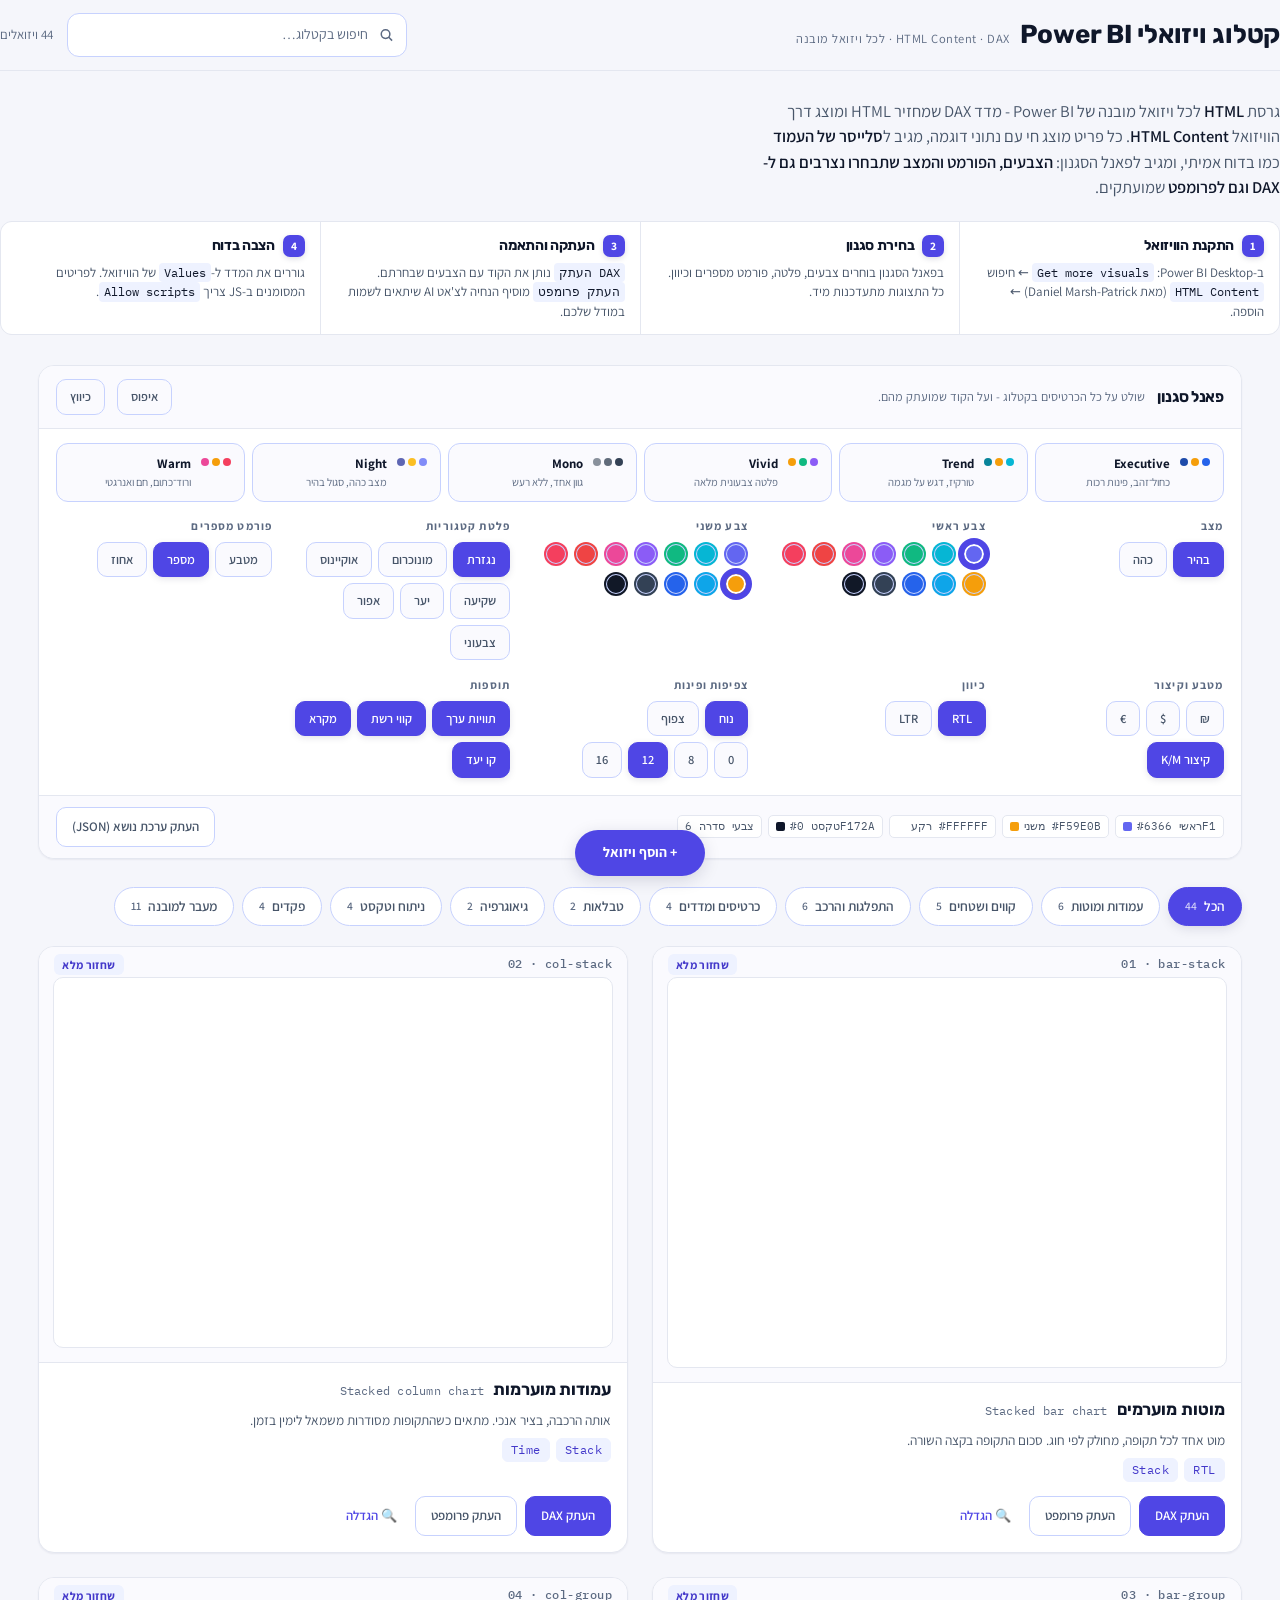
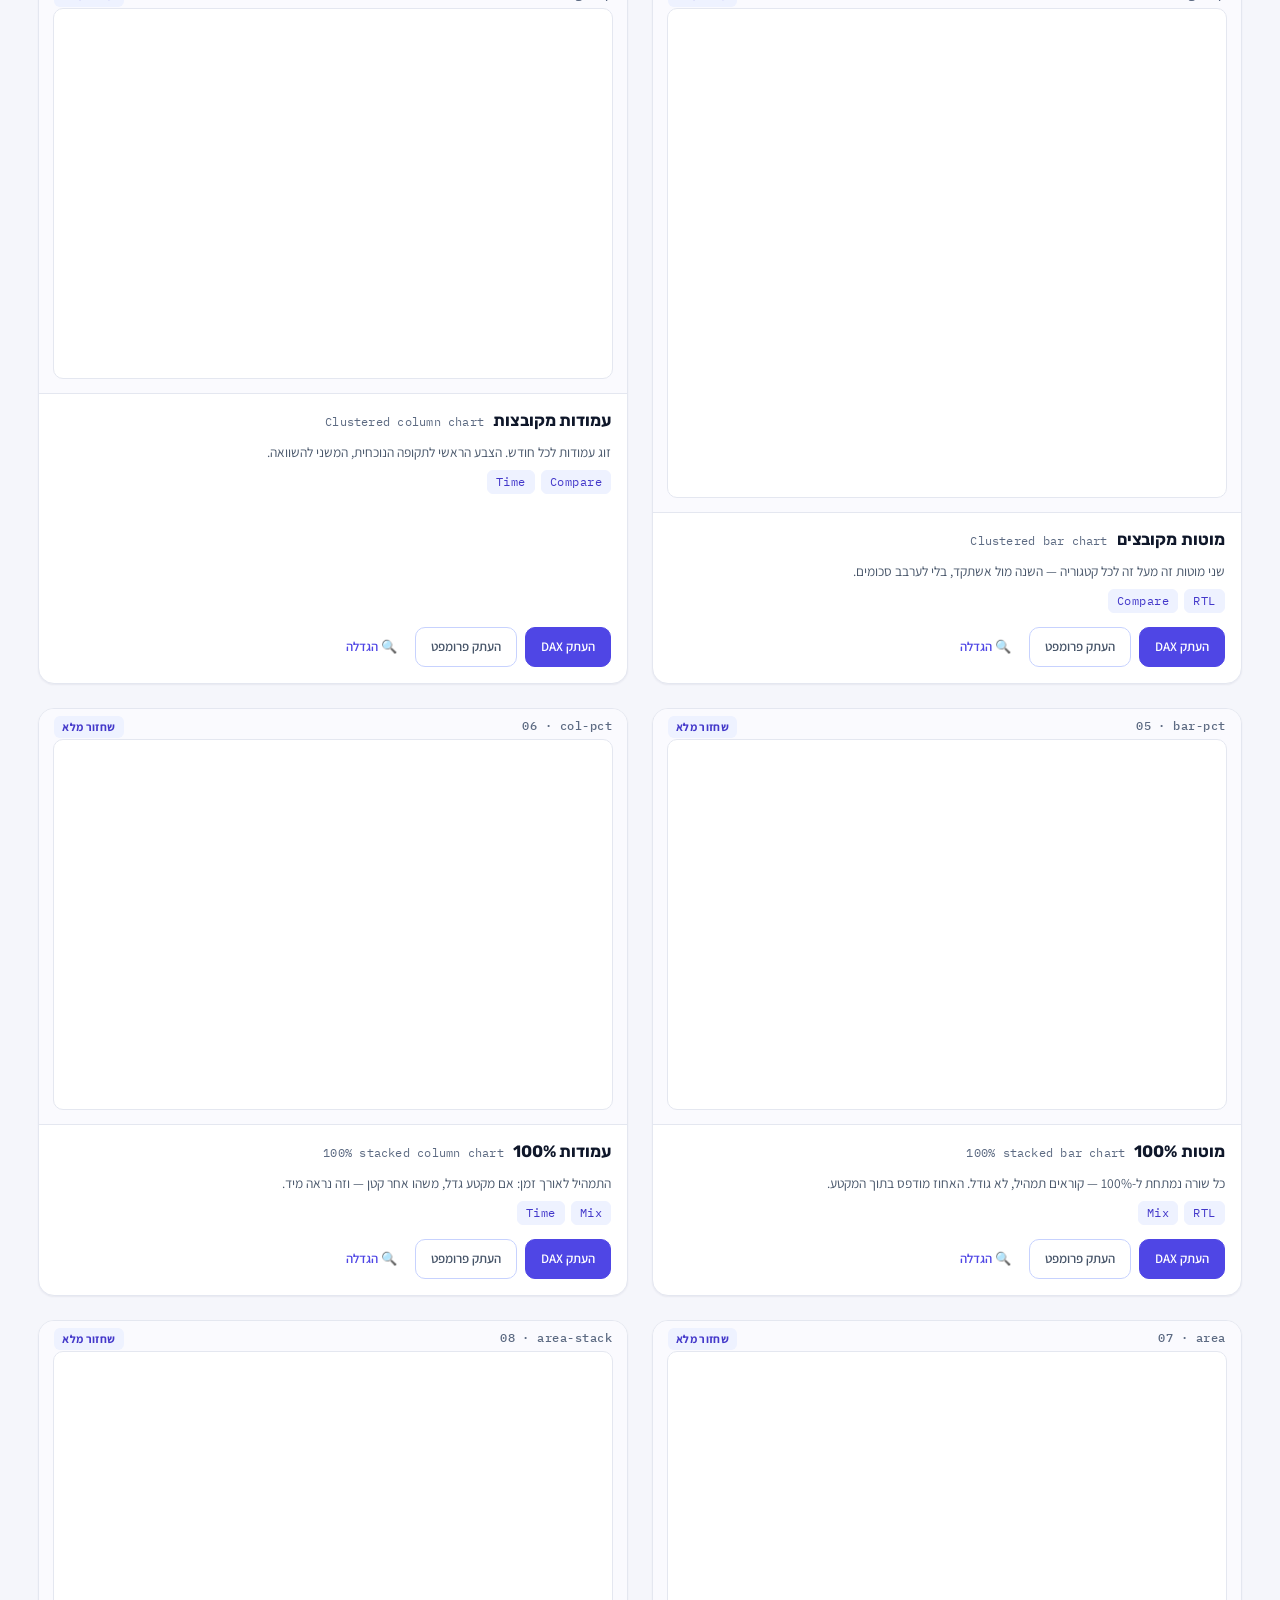
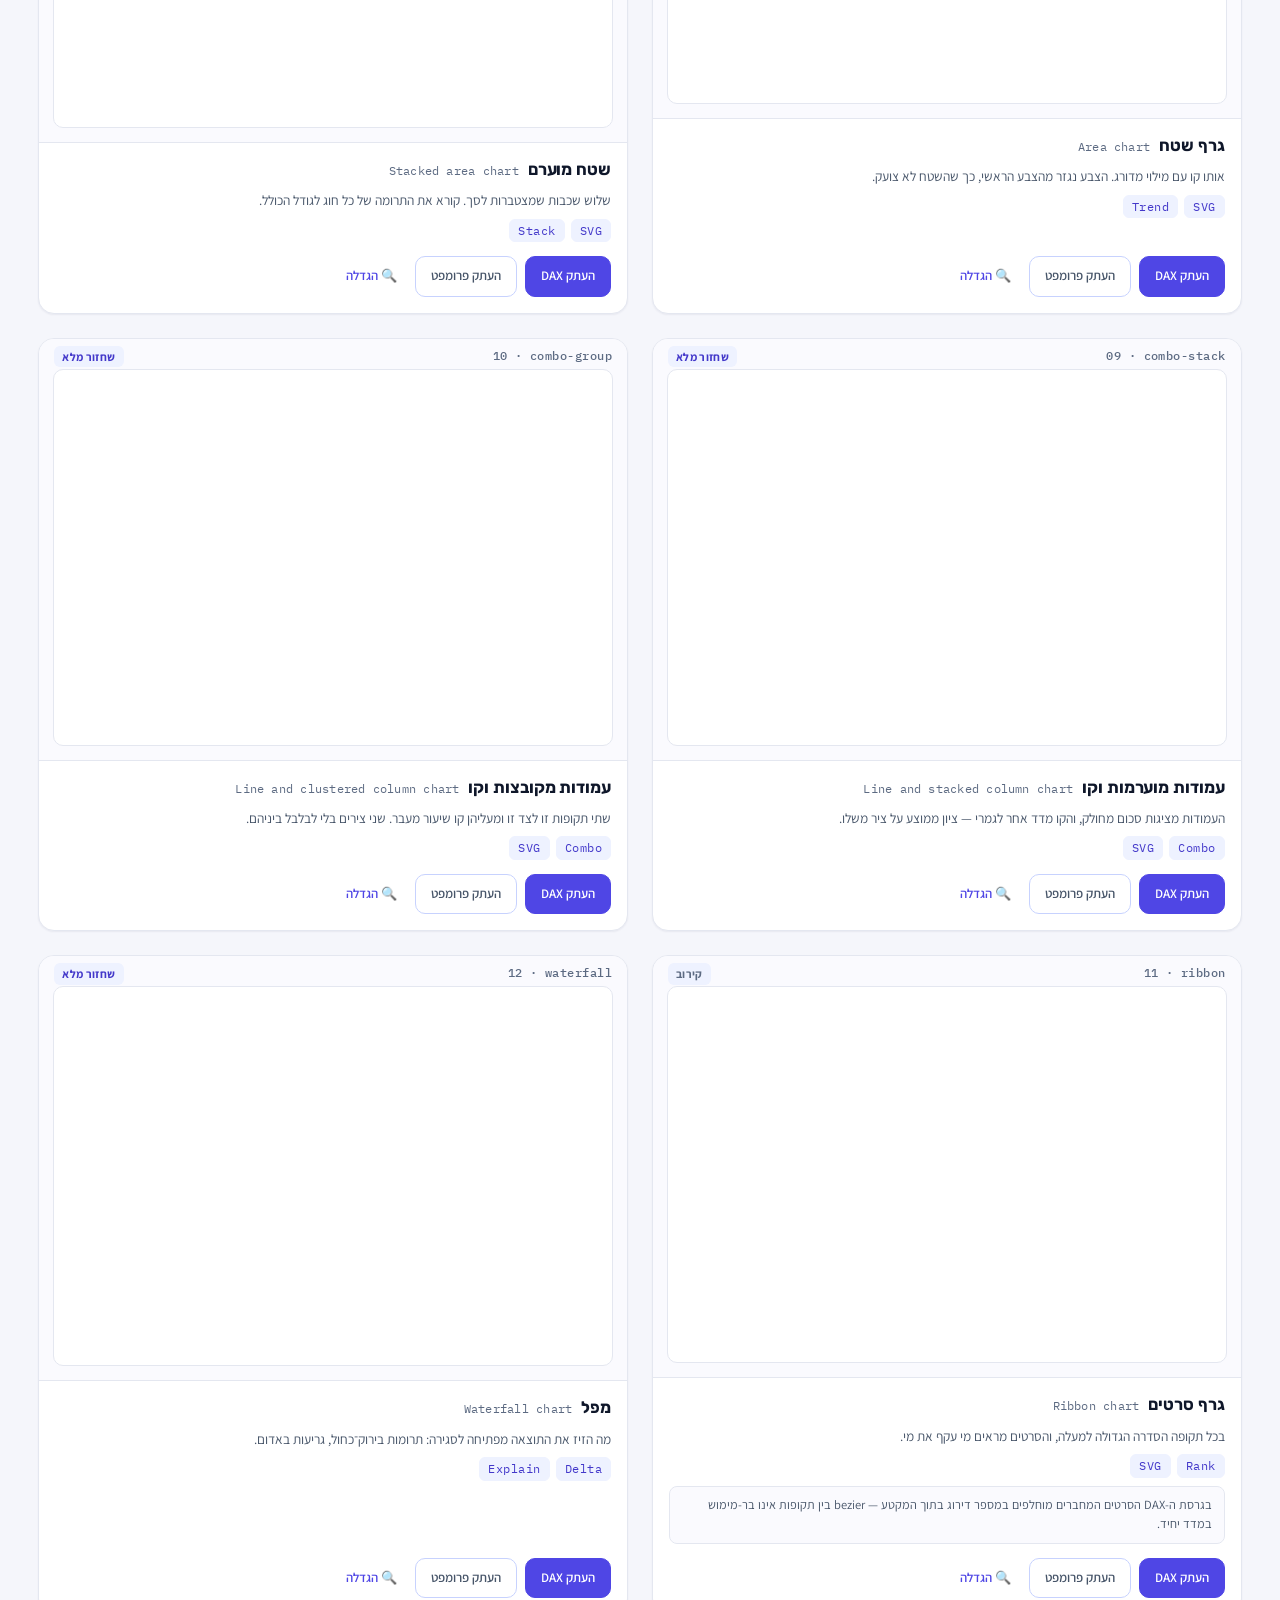
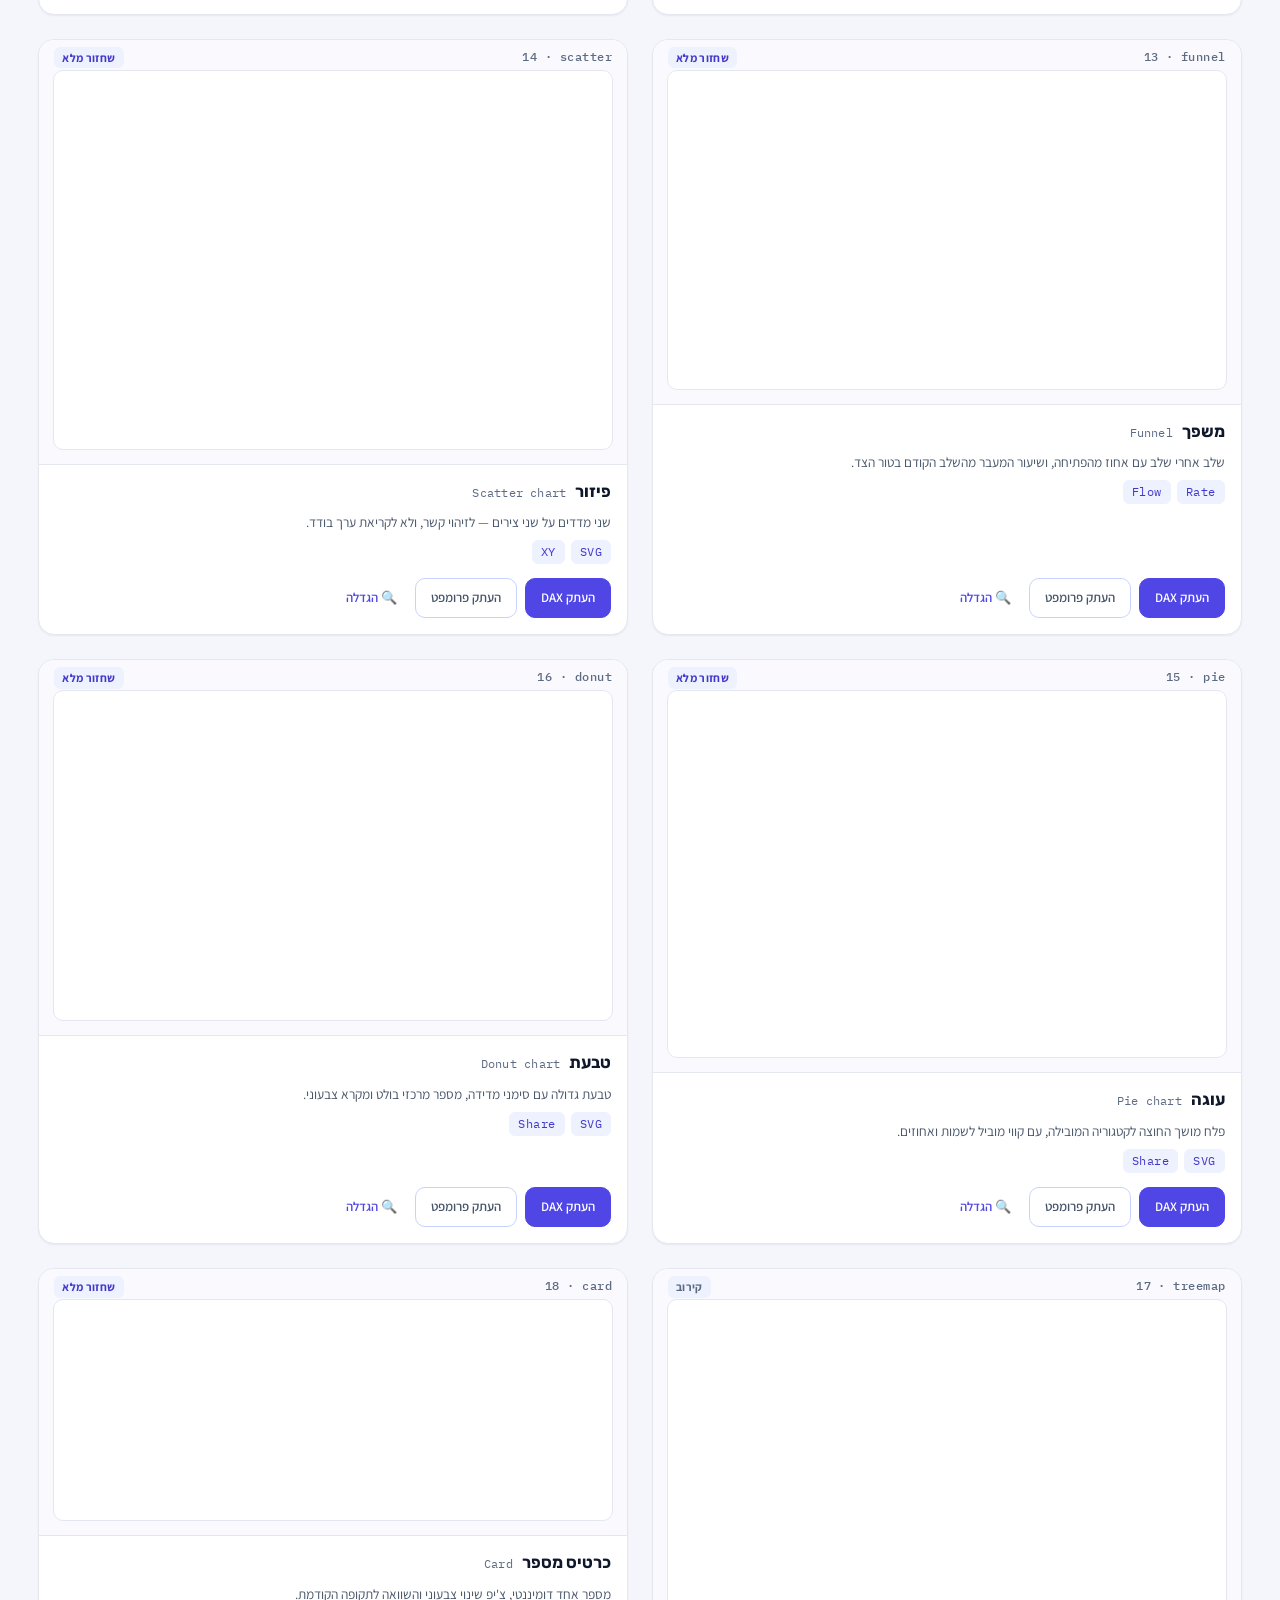
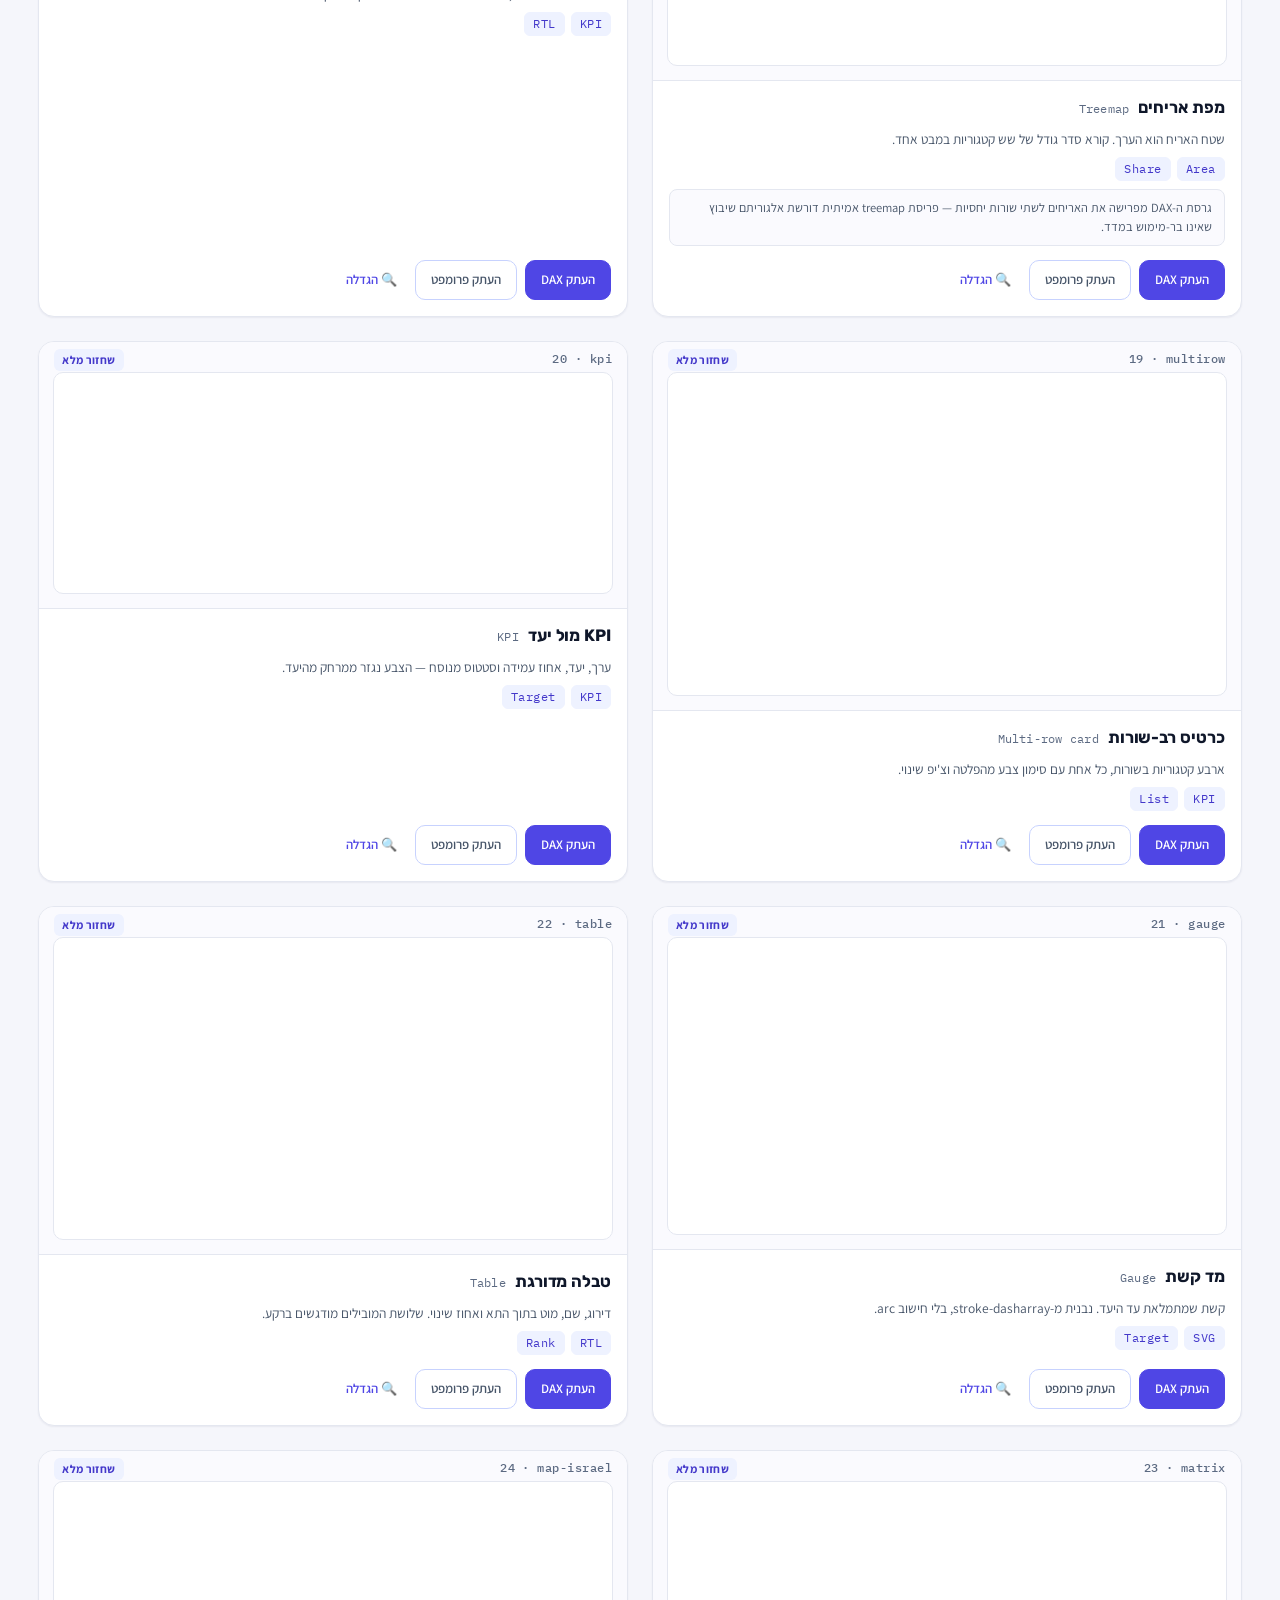
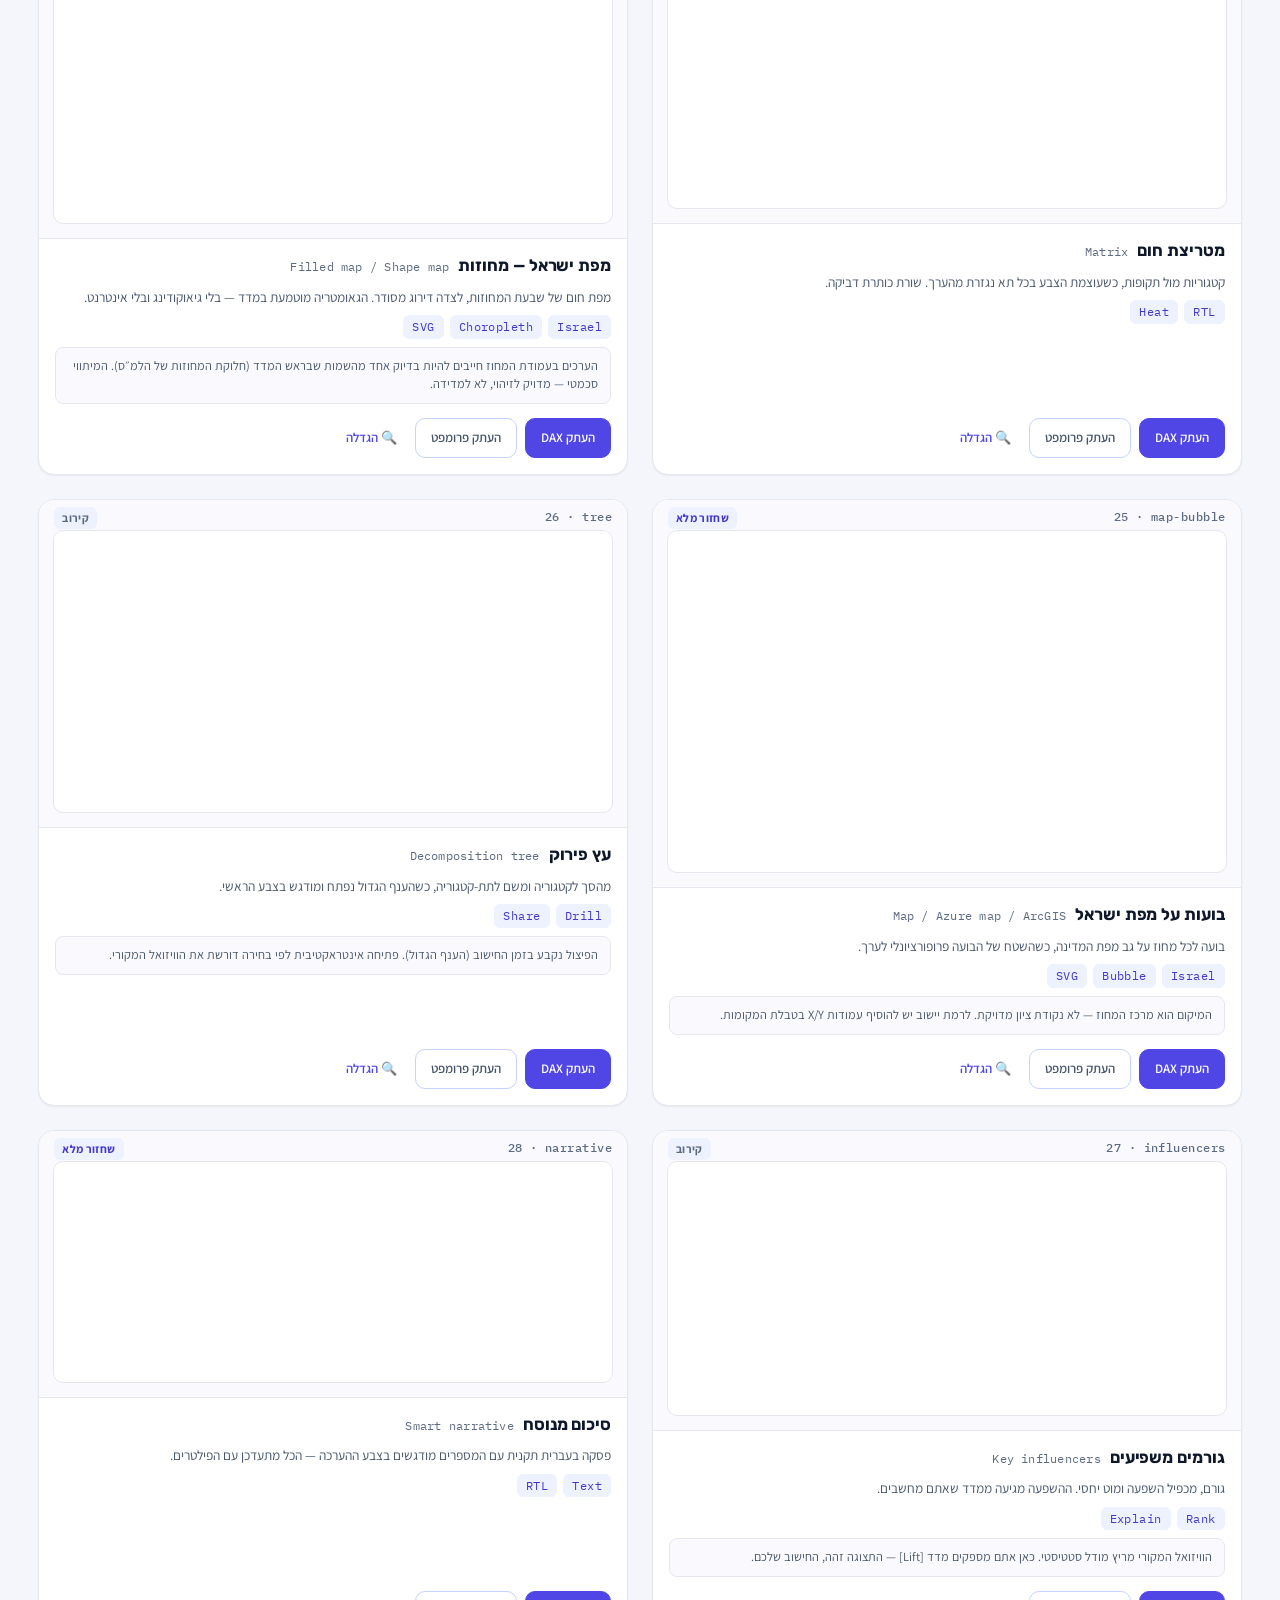
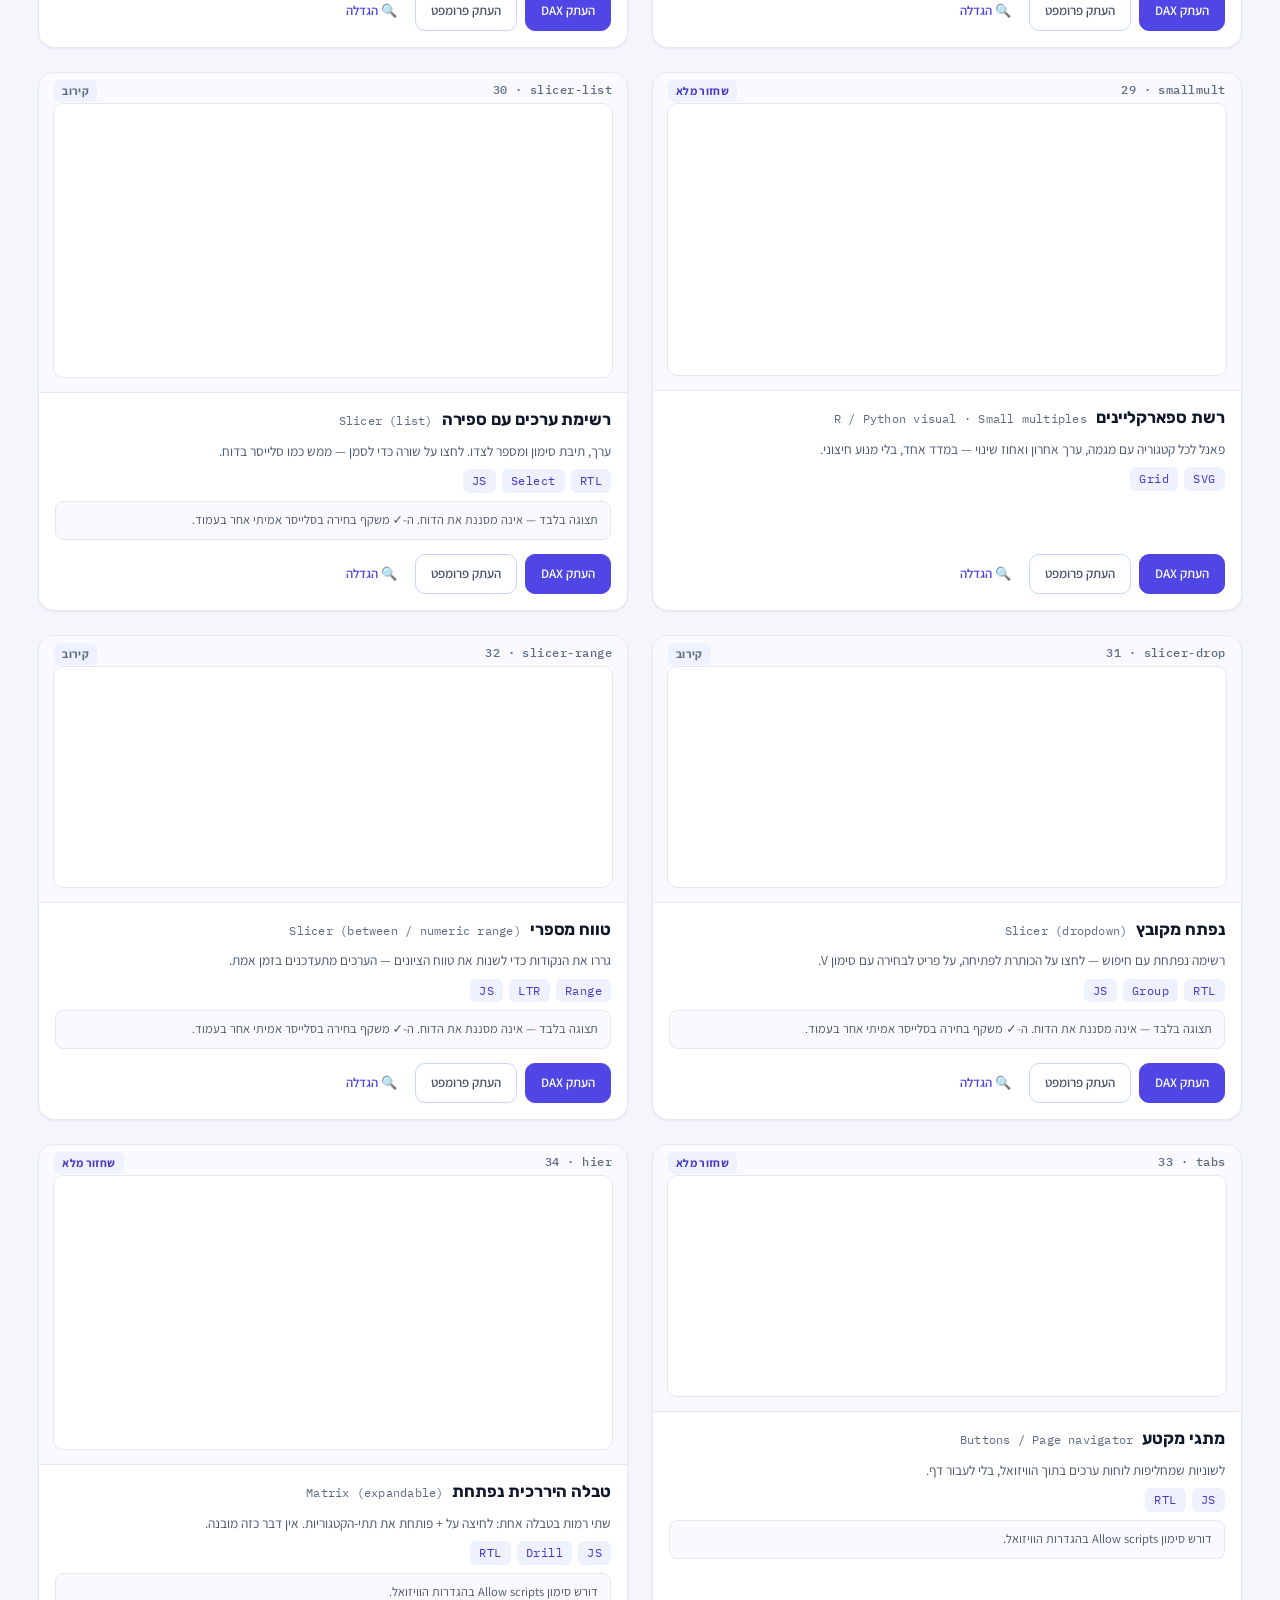
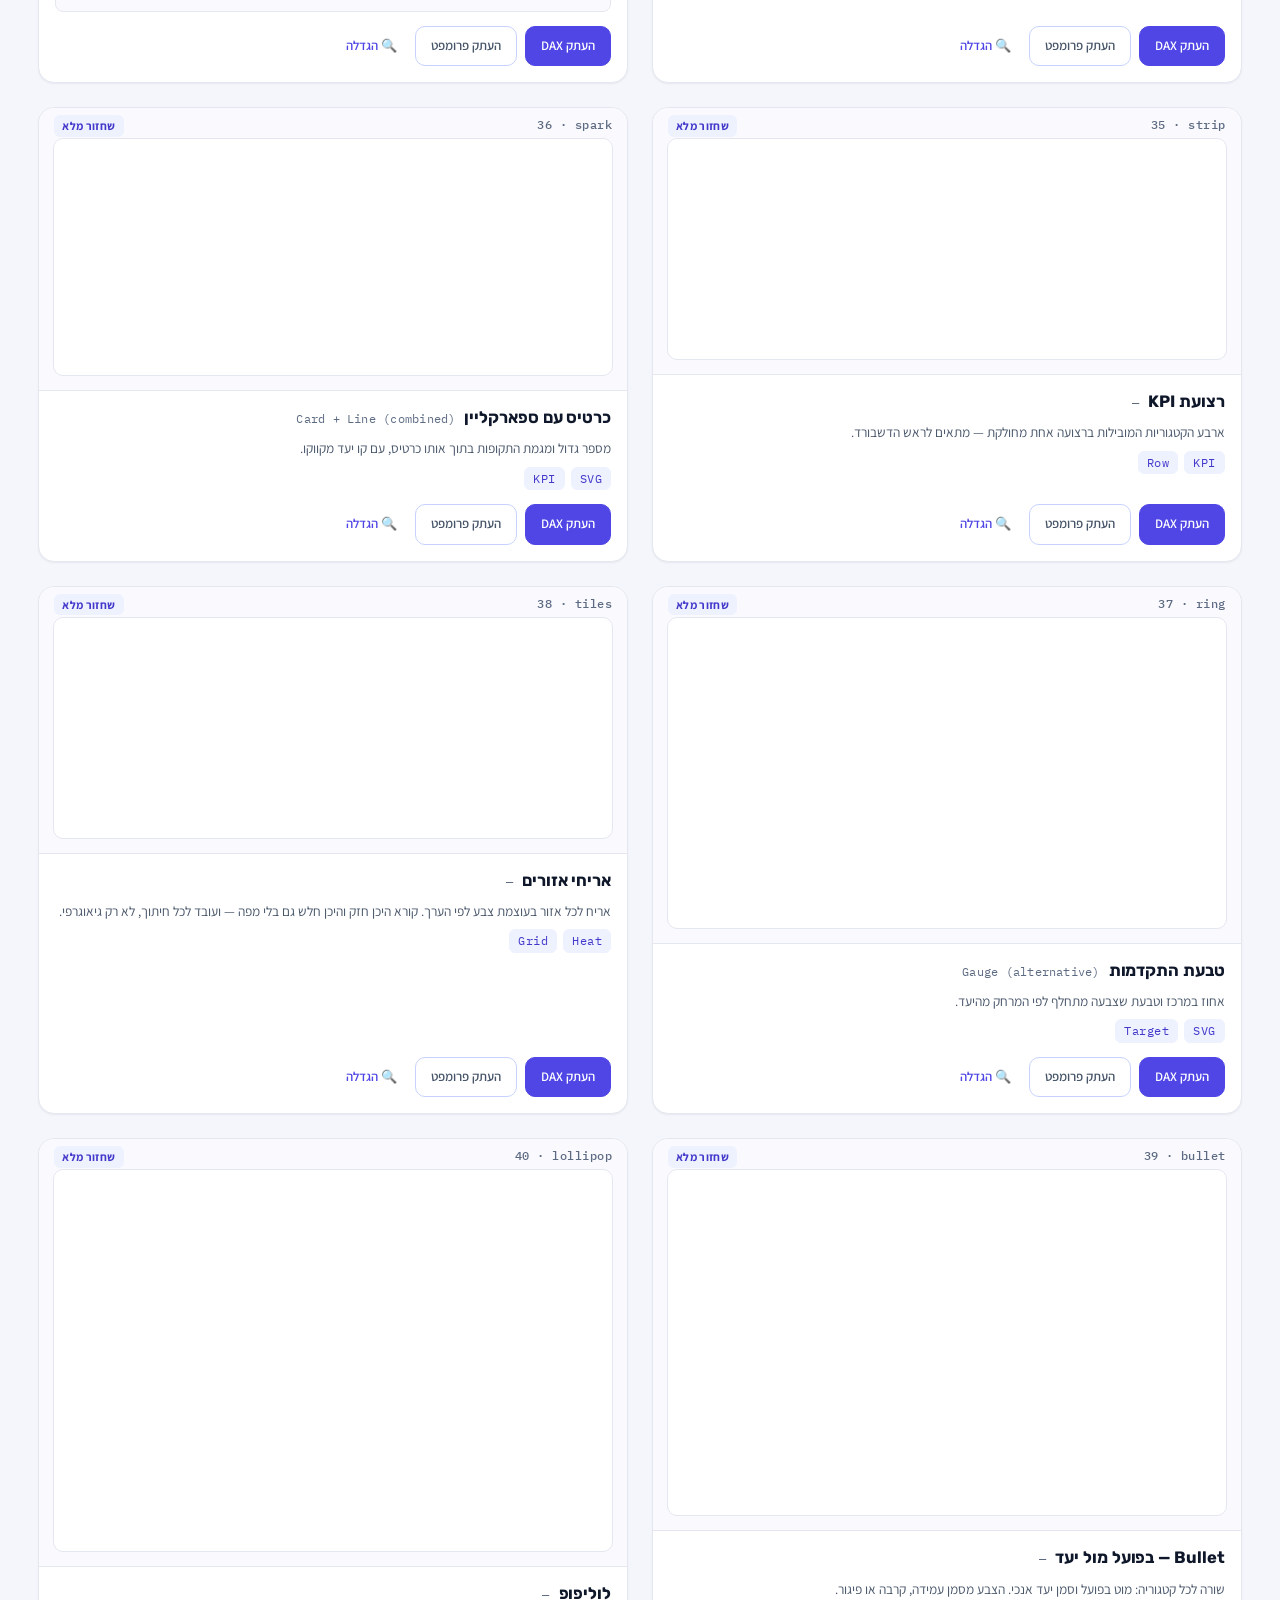
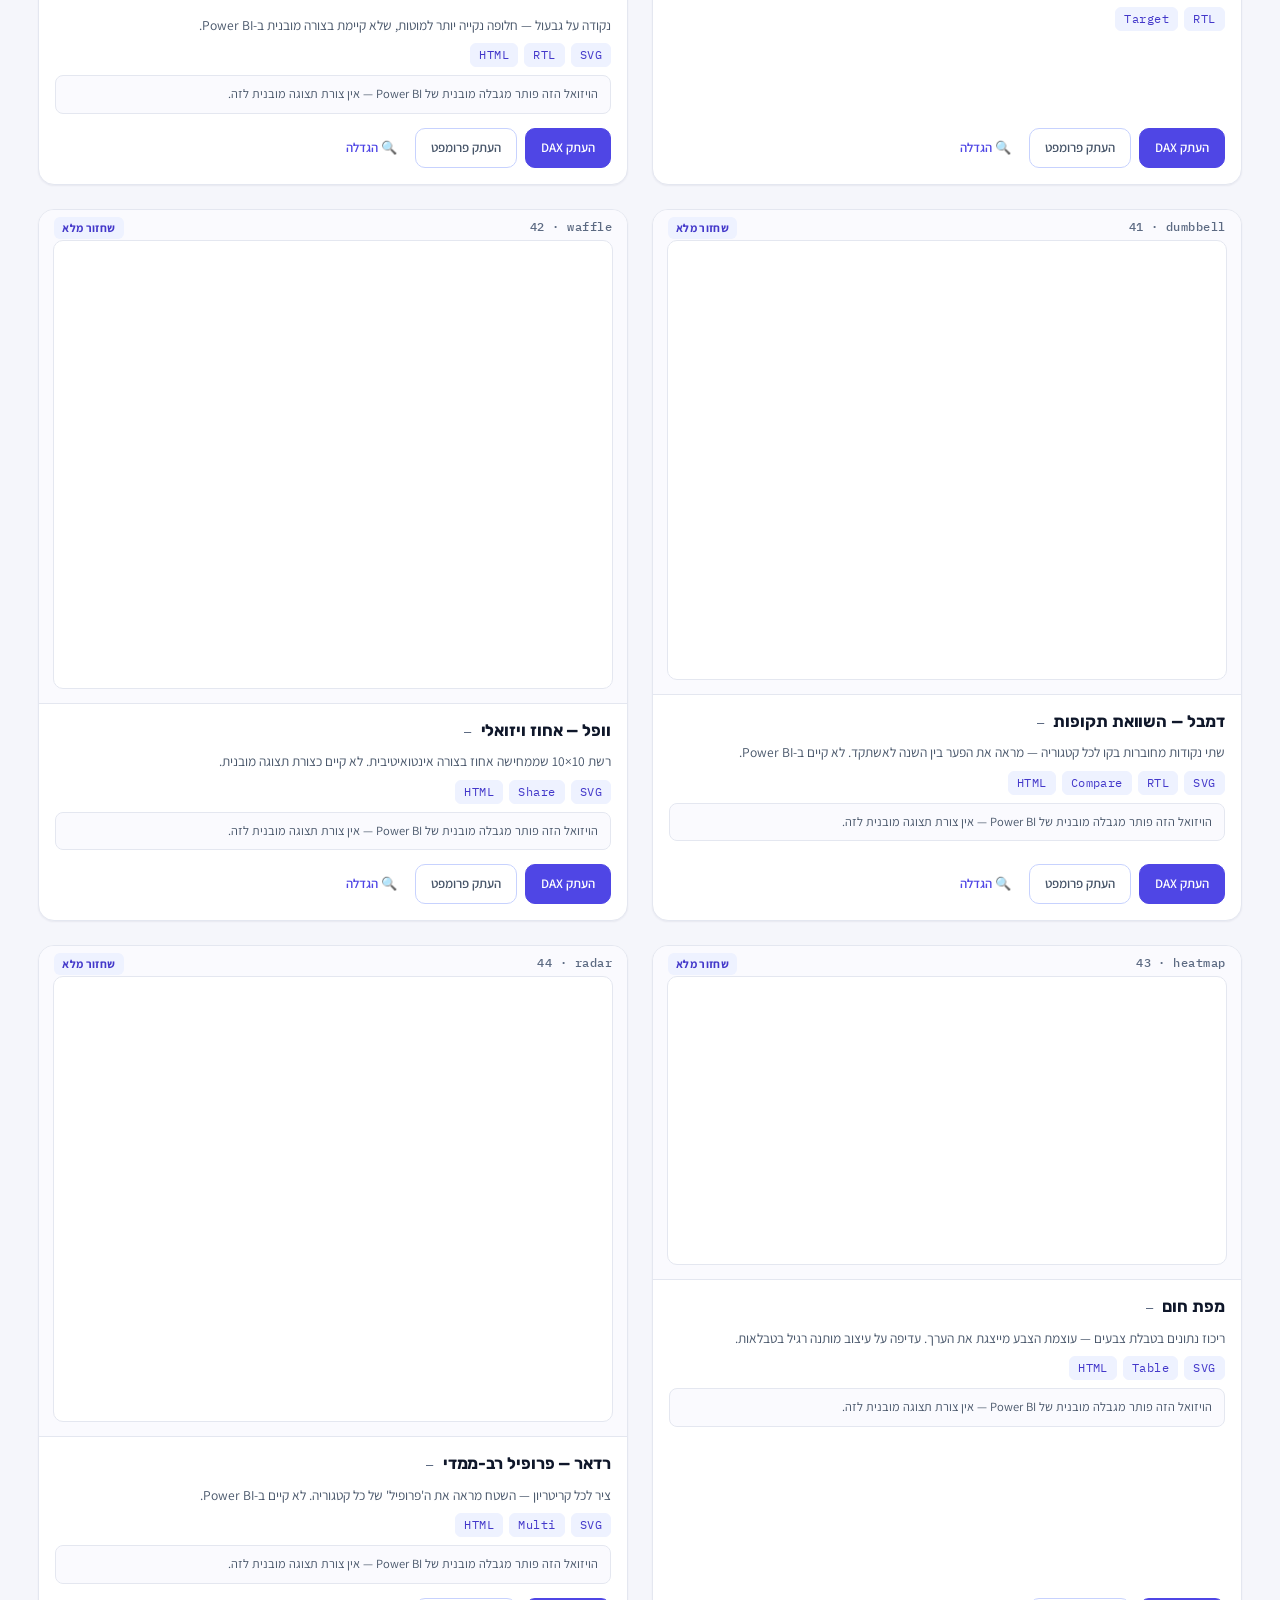
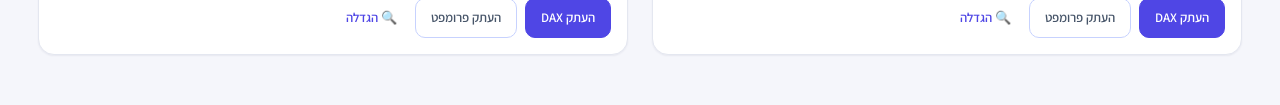
<file: html-catalog.html>
<meta charset="utf-8">
<meta name="viewport" content="width=device-width, initial-scale=1">
<title>קטלוג ויזואלי Power BI</title>
<link rel="icon" type="image/svg+xml" href="data:image/svg+xml,%3Csvg xmlns=%27http://www.w3.org/2000/svg%27 viewBox=%270 0 32 32%27%3E%3Cdefs%3E%3ClinearGradient id=%27g%27 x1=%270%27 y1=%270%27 x2=%271%27 y2=%271%27%3E%3Cstop offset=%270%27 stop-color=%27%234F46E5%27/%3E%3Cstop offset=%271%27 stop-color=%27%237C3AED%27/%3E%3C/linearGradient%3E%3C/defs%3E%3Crect width=%2732%27 height=%2732%27 rx=%278%27 fill=%27url(%23g)%27/%3E%3Cpath d=%27M9 22 L9 15 M16 22 L16 10 M23 22 L23 13%27 stroke=%27%23fff%27 stroke-width=%273.2%27 stroke-linecap=%27round%27/%3E%3C/svg%3E">
<link rel="preconnect" href="https://fonts.googleapis.com">
<link rel="preconnect" href="https://fonts.gstatic.com" crossorigin>
<link rel="stylesheet" href="https://fonts.googleapis.com/css2?family=Rubik:wght@500;600;700;800&family=Assistant:wght@400;500;600;700&family=IBM+Plex+Mono:wght@400;500&display=swap">
<link rel="stylesheet" href="theme.css">
<style>




*{box-sizing:border-box}
html{-webkit-text-size-adjust:100%}
body{
  margin:0; direction:rtl; background:var(--ground); color:var(--ink);
  font-family:var(--font-ui); font-size:15px; line-height:1.55; overflow-x:hidden;
}
.wrap{max-width:1400px; margin:0 auto; padding:0 clamp(14px,3vw,40px)}

/* ---------- top bar ---------- */
.topbar{position:sticky; top:0; z-index:40; background:var(--ground); border-bottom:1px solid var(--line);
  backdrop-filter:blur(12px); -webkit-backdrop-filter:blur(12px)}
.topbar-in{display:flex; align-items:center; gap:14px; flex-wrap:wrap; padding:13px 0}
.mark{display:flex; align-items:baseline; gap:10px; margin-inline-end:auto}
.mark h1{font-family:var(--font-display); font-weight:700; font-size:clamp(19px,2.4vw,26px); margin:0; letter-spacing:-.01em;
  color:var(--ink)}
.mark .sub{font-size:12.5px; color:var(--ink-3); letter-spacing:.04em}
.search{position:relative; flex:1 1 200px; max-width:340px}
.search input{width:100%; font:inherit; font-size:14px; color:var(--ink); background:var(--surface);
  border:1px solid var(--line-strong); border-radius:12px; padding:10px 38px 10px 14px;
  transition:border-color .2s, box-shadow .2s}
.search input:focus{border-color:var(--accent); box-shadow:0 0 0 3px var(--accent-glow)}
.search input::placeholder{color:var(--ink-3)}
.search svg{position:absolute; right:13px; top:50%; transform:translateY(-50%); color:var(--ink-3)}
.count{font-size:13px; color:var(--ink-3); font-variant-numeric:tabular-nums; white-space:nowrap}

/* ---------- intro ---------- */
.intro{padding:28px 0 4px}
.lede{max-width:66ch; font-size:16.5px; color:var(--ink-2); margin:0 0 20px}
.lede strong{color:var(--ink); font-weight:600}
.steps{display:grid; gap:1px; background:var(--line); grid-template-columns:repeat(auto-fit,minmax(220px,1fr));
  border:1px solid var(--line); border-radius:12px; overflow:hidden}
.step{background:var(--surface); padding:13px 15px}
.step b{display:inline-flex; align-items:center; justify-content:center; width:22px; height:22px; border-radius:7px;
  margin-inline-end:8px; background:var(--accent); color:var(--accent-on); font-size:11.5px; font-weight:700;
  box-shadow:0 2px 6px -1px rgba(23,21,67,.18)}
.step h3{display:inline; font-size:14px; font-weight:700; margin:0}
.step p{margin:6px 0 0; font-size:13px; color:var(--ink-2); line-height:1.5}
.step code, .inline-code{font-family:var(--font-mono); font-size:11.5px; background:var(--surface-3); color:var(--ink);
  padding:1px 5px; border-radius:4px; direction:ltr; display:inline-block}

/* ---------- styler ---------- */
.styler{margin:26px 0 6px; background:var(--surface); border:1px solid var(--line); border-radius:16px;
  box-shadow:var(--shadow); overflow:hidden; transition:border-color .2s}
.styler:hover{border-color:var(--accent-soft)}
.styler-head{display:flex; align-items:center; gap:12px; flex-wrap:wrap; padding:13px 17px; border-bottom:1px solid var(--line);
  background:var(--surface-2)}
.styler-head h2{margin:0; font-size:15.5px; font-weight:700}
.styler-head p{margin:0; font-size:12.5px; color:var(--ink-3); flex:1 1 240px}
.styler-body{padding:15px 17px 17px; display:grid; gap:16px 22px; grid-template-columns:repeat(auto-fit,minmax(215px,1fr))}
.styler.closed .styler-body, .styler.closed .presets, .styler.closed .styler-foot{display:none}
.st-sec{min-width:0}
.st-lab{display:block; font-size:11.5px; font-weight:700; letter-spacing:.1em; color:var(--ink-3); margin-bottom:7px}
.st-row{display:flex; gap:6px; flex-wrap:wrap}
.seg{font:inherit; font-size:12.5px; font-weight:600; color:var(--ink-2); background:var(--surface-2);
  border:1px solid var(--line-strong); border-radius:10px; padding:7px 13px; cursor:pointer; white-space:nowrap;
  transition:transform .18s, box-shadow .18s, background-color .18s, border-color .18s, color .18s}
.seg:hover{border-color:var(--accent); color:var(--accent)}
.seg[aria-pressed="true"]{background:var(--accent); border-color:var(--accent); color:var(--accent-on);
  box-shadow:0 2px 8px -2px rgba(23,21,67,.18)}
.sw-grid{display:flex; gap:6px; flex-wrap:wrap}
.sw{width:24px; height:24px; padding:0; border-radius:50%; cursor:pointer; border:2px solid transparent;
  box-shadow:0 0 0 1px var(--line-strong) inset; position:relative; transition:transform .15s, box-shadow .15s}
.sw[aria-pressed="true"]{border-color:var(--accent); box-shadow:0 0 0 2px var(--surface) inset, 0 0 0 4px var(--accent)}
.sw:hover{transform:scale(1.18)}
.st-hint{margin:7px 0 0; font-size:11.5px; color:var(--ink-3); line-height:1.45}
.presets{display:grid; gap:7px; grid-template-columns:repeat(auto-fit,minmax(150px,1fr)); padding:14px 17px 0}
.preset{font:inherit; text-align:start; background:var(--surface-2); border:1px solid var(--line-strong);
  border-radius:12px; padding:10px 13px; cursor:pointer; display:flex; gap:10px; align-items:flex-start;
  transition:transform .2s, box-shadow .2s, background-color .2s, border-color .2s, color .2s}
.preset:hover{border-color:var(--accent); background:var(--accent-soft); transform:translateY(-1px);
  box-shadow:0 4px 12px -4px rgba(23,21,67,.18)}
.preset .dots{display:flex; gap:3px; padding-top:4px}
.preset .dots i{width:8px; height:8px; border-radius:50%; display:block}
.preset b{display:block; font-size:13px; font-weight:700; color:var(--ink)}
.preset span{display:block; font-size:11px; color:var(--ink-3)}
.styler-foot{display:flex; gap:8px; flex-wrap:wrap; align-items:center; padding:11px 17px; border-top:1px solid var(--line);
  background:var(--surface-2); font-size:12.5px; color:var(--ink-3)}
.tokens{display:flex; gap:6px; flex-wrap:wrap; margin-inline-end:auto}
.tok{font-family:var(--font-mono); font-size:11px; direction:ltr; background:var(--surface); border:1px solid var(--line);
  border-radius:5px; padding:2px 7px; color:var(--ink-2); display:inline-flex; align-items:center; gap:5px}
.tok i{width:9px; height:9px; border-radius:2px; display:block}

/* ---------- page slicer ---------- */
.add-dialog{border:none; border-radius:18px; padding:0; max-width:620px; width:92vw;
  background:var(--surface); color:var(--ink); box-shadow:0 12px 48px rgba(0,0,0,.2)}
.add-dialog::backdrop{background:rgba(0,0,0,.45)}
.add-dialog-in{padding:24px 28px}
.add-dialog-head{display:flex; align-items:center; justify-content:space-between; margin-bottom:6px}
.add-dialog-head h2{margin:0; font-size:18px; font-weight:700}
.add-hint{font-size:13px; color:var(--ink-3); margin:0 0 18px}
.add-field{margin-bottom:14px}
.add-field label{display:block; font-size:12.5px; font-weight:600; color:var(--ink-2); margin-bottom:5px}
.add-field input,.add-field textarea{width:100%; box-sizing:border-box; font:inherit; font-size:13px;
  padding:10px 12px; border:1.5px solid var(--line); border-radius:10px; background:var(--surface-2);
  color:var(--ink); outline:none; transition:border-color .2s; resize:vertical}
.add-field input:focus,.add-field textarea:focus{border-color:var(--accent)}
.add-field textarea{font-family:"Cascadia Code","Fira Code",Consolas,monospace; font-size:12px; min-height:140px}
.add-actions{display:flex; gap:10px; margin-top:18px}
.add-btn-float{position:fixed; bottom:24px; left:50%; transform:translateX(-50%); z-index:90;
  font:inherit; font-size:14px; font-weight:700; color:var(--accent-on); background:var(--accent);
  border:none; border-radius:999px; padding:12px 28px; cursor:pointer;
  box-shadow:0 4px 18px -2px rgba(23,21,67,.18); transition:transform .2s,box-shadow .2s}
.add-btn-float:hover{transform:translateX(-50%) scale(1.04); box-shadow:0 6px 24px -2px rgba(23,21,67,.18)}
.user-card{border:2px dashed var(--accent-soft) !important}
.user-card .fid{background:var(--accent) !important; color:var(--accent-on) !important}
.pill{font:inherit; font-size:12.5px; font-weight:600; color:var(--ink-2); background:var(--surface-2);
  border:1px solid var(--line-strong); border-radius:999px; padding:6px 14px; cursor:pointer;
  display:inline-flex; align-items:center; gap:6px; transition:transform .18s, box-shadow .18s, background-color .18s, border-color .18s, color .18s}
.pill:hover{border-color:var(--accent); color:var(--accent)}
.pill[aria-pressed="true"]{background:var(--accent); border-color:var(--accent); color:var(--accent-on);
  box-shadow:0 2px 8px -2px rgba(23,21,67,.18)}
.pill i{width:8px; height:8px; border-radius:50%; display:block; opacity:.85}

/* ---------- filters ---------- */
.filters{padding:22px 0 14px; display:flex; gap:8px; flex-wrap:wrap; align-items:center}
.chip{font:inherit; font-size:13.5px; font-weight:600; color:var(--ink-2); background:var(--surface);
  border:1px solid var(--line-strong); border-radius:999px; padding:8px 16px; cursor:pointer;
  display:inline-flex; align-items:center; gap:7px; transition:transform .2s, box-shadow .2s, background-color .2s, border-color .2s, color .2s}
.chip .n{font-size:11.5px; color:var(--ink-3); font-variant-numeric:tabular-nums}
.chip:hover{border-color:var(--accent); color:var(--accent); box-shadow:0 0 0 3px var(--accent-glow)}
.chip[aria-pressed="true"]{background:var(--accent); border-color:var(--accent); color:var(--accent-on);
  box-shadow:0 4px 14px -4px rgba(23,21,67,.18)}
.chip[aria-pressed="true"] .n{color:var(--on-fill); opacity:.72}

/* ---------- grid + cards ---------- */
.grid{display:grid; gap:24px; padding:6px 0 50px;
  grid-template-columns:repeat(auto-fill,minmax(min(100%,420px),1fr)); align-items:stretch}
.card{background:var(--surface); border:1px solid var(--line); border-radius:16px; box-shadow:var(--shadow);
  overflow:hidden; display:flex; flex-direction:column;
  transition:box-shadow .25s ease, border-color .25s ease, transform .25s ease}
.card:hover{box-shadow:var(--shadow-lift); border-color:var(--accent); transform:translateY(-3px)}
.card.hidden{display:none}
.specimen{position:relative; background:var(--surface-2); border-bottom:1px solid var(--line); padding:30px 14px 14px;
  cursor:pointer; transition:background .2s}
.specimen:hover{background:var(--surface-3)}
.specimen:hover .zoom-overlay{opacity:1}
.zoom-overlay{position:absolute; inset:0; z-index:3; display:flex; align-items:center; justify-content:center;
  background:rgba(99,102,241,.08); opacity:0; transition:opacity .25s; pointer-events:none; border-radius:0}
.zoom-overlay svg{width:44px; height:44px; padding:10px; background:var(--accent); border-radius:12px;
  color:var(--accent-on); filter:drop-shadow(0 4px 12px rgba(99,102,241,.4))}
.specimen-code{position:absolute; top:8px; right:15px; z-index:4; font-family:var(--font-mono); font-size:11.5px;
  font-weight:500; letter-spacing:.04em; color:var(--ink-3); direction:ltr}
.fid{position:absolute; top:7px; left:15px; z-index:4; font-size:11.5px; font-weight:700; letter-spacing:.03em;
  border-radius:6px; padding:2px 8px}
.fid.full{background:var(--accent-soft); color:var(--accent-ink)}
.fid.approx{background:var(--surface-3); color:var(--ink-3)}
.stage-mount{background:#FFFFFF; border:1px solid var(--stage-frame); border-radius:10px; overflow:hidden;
  transition:border-color .2s}
.card:hover .stage-mount{border-color:var(--accent)}
.stage-mount.dark{background:#0F172A}
iframe.stage{display:block; width:100%; height:220px; border:0; background:transparent; pointer-events:none}
#viewer-stage{pointer-events:auto}
.plate{padding:14px 16px 16px; display:flex; flex-direction:column; gap:8px; flex:1}
.plate-head{display:flex; align-items:baseline; gap:9px; flex-wrap:wrap}
.plate h3{margin:0; font-size:16.5px; font-weight:700; letter-spacing:-.005em}
.builtin{font-family:var(--font-mono); font-size:11.5px; color:var(--ink-3); direction:ltr; letter-spacing:.02em}
.desc{margin:0; font-size:13.5px; color:var(--ink-2); line-height:1.5}
.tags{display:flex; gap:6px; flex-wrap:wrap; margin:0; padding:0; list-style:none}
.tags li{font-family:var(--font-mono); font-size:11.5px; letter-spacing:.04em; color:var(--accent-ink);
  border:1px solid var(--accent-soft); background:var(--accent-soft); border-radius:6px; padding:2px 8px; direction:ltr}
.note{margin:0; font-size:12.5px; line-height:1.5; color:var(--ink-2); background:var(--surface-2);
  border:1px solid var(--line); border-radius:8px; padding:9px 12px}
.actions{display:flex; gap:8px; flex-wrap:wrap; margin-top:auto; padding-top:6px}
.btn{font:inherit; font-size:13px; font-weight:600; cursor:pointer; border-radius:10px; padding:9px 15px;
  border:1px solid var(--line-strong); background:var(--surface); color:var(--ink-2);
  transition:transform .2s, box-shadow .2s, background-color .2s, border-color .2s, color .2s}
.btn:hover{border-color:var(--accent); color:var(--accent); box-shadow:0 0 0 3px var(--accent-glow)}
.btn.primary{background:var(--accent); border-color:var(--accent); color:var(--accent-on)}
.btn.primary:hover{background:var(--accent-ink); border-color:var(--accent-ink); color:var(--accent-on);
  box-shadow:0 0 0 3px var(--accent-glow)}
.btn.done, .btn.primary.done{background:var(--pos); border-color:var(--pos); color:#FFFFFF}
.btn.ghost{background:transparent; border-color:transparent; color:var(--accent); padding-inline:9px}
.btn.ghost:hover{color:var(--accent-ink); background:var(--accent-soft)}

/* ---------- out of scope ---------- */
.oos{margin:10px 0 60px; background:var(--surface); border:1px solid var(--line); border-radius:16px; padding:18px 20px}
.oos h2{margin:0 0 6px; font-size:16px; font-weight:700}
.oos > p{margin:0 0 12px; font-size:13.5px; color:var(--ink-2); max-width:70ch}
.oos ul{margin:0; padding:0; list-style:none; display:grid; gap:9px; grid-template-columns:repeat(auto-fit,minmax(250px,1fr))}
.oos li{font-size:13px; color:var(--ink-2); background:var(--surface-2); border:1px solid var(--line);
  border-radius:9px; padding:9px 11px; line-height:1.45}
.oos li b{color:var(--ink); font-weight:700; font-family:var(--font-mono); font-size:11.5px; direction:ltr;
  display:block; margin-bottom:2px; letter-spacing:.02em}

/* ---------- modal ---------- */
dialog#viewer{width:min(820px, 94vw); max-height:90vh; padding:0; border:1px solid var(--line);
  border-radius:20px; background:var(--surface); color:var(--ink);
  box-shadow:0 30px 80px -20px rgba(0,0,0,.5), 0 0 0 1px rgba(99,102,241,.08)}
dialog#viewer::backdrop{background:rgba(10,13,18,.72); backdrop-filter:blur(8px); -webkit-backdrop-filter:blur(8px)}
.viewer-in{display:flex; flex-direction:column; max-height:94vh}
.viewer-head{display:flex; align-items:center; gap:10px; flex-wrap:wrap; padding:14px 19px; border-bottom:1px solid var(--line)}
.viewer-head h2{margin:0; font-size:18px; font-weight:700}
.viewer-head .builtin{margin-inline-end:auto}
.tabs{display:flex; gap:4px; padding:10px 19px 0}
.tab{font:inherit; font-size:13px; font-weight:600; color:var(--ink-3); background:transparent; border:0;
  border-bottom:2px solid transparent; padding:8px 14px; cursor:pointer; transition:transform .18s, box-shadow .18s, background-color .18s, border-color .18s, color .18s; border-radius:8px 8px 0 0}
.tab:hover{color:var(--ink); background:var(--accent-soft)}
.tab[aria-selected="true"]{color:var(--accent); border-bottom-color:var(--accent)}
.viewer-body{overflow-y:auto; padding:14px 19px 20px; display:flex; flex-direction:column; gap:14px}
pre.code{margin:0; direction:ltr; text-align:left; overflow:auto; max-height:58vh; background:var(--surface-2);
  border:1px solid var(--line); border-radius:10px; padding:14px 16px; font-family:var(--font-mono);
  font-size:12.5px; line-height:1.6; color:var(--ink-2); white-space:pre; tab-size:2}
.pane[hidden]{display:none}
.empty{grid-column:1/-1; padding:60px 0; text-align:center; color:var(--ink-3); font-size:15px}
.viewer-sizes{display:flex; gap:3px; margin-inline:4px}
.viewer-sz{padding:5px 10px !important; font-size:11px !important; min-width:30px; text-align:center}
:focus-visible{outline:2px solid var(--accent); outline-offset:2px}
@media (prefers-reduced-motion:reduce){*{transition:none !important; animation:none !important}}
@media (max-width:640px){.topbar{position:static} .grid{gap:14px}}
</style>

<div class="topbar">
  <div class="wrap topbar-in">
    <div class="mark">
      <h1>קטלוג ויזואלי Power BI</h1>
      <span class="sub">HTML Content · DAX · לכל ויזואל מובנה</span>
    </div>
    <div class="search">
      <svg width="15" height="15" viewBox="0 0 16 16" fill="none" stroke="currentColor" stroke-width="1.6" aria-hidden="true"><circle cx="7" cy="7" r="4.6"></circle><path d="M10.4 10.4 14 14"></path></svg>
      <input id="q" type="search" placeholder="חיפוש בקטלוג…" aria-label="חיפוש בקטלוג">
    </div>
    <span class="count" id="count"></span>
  </div>
</div>

<div class="wrap intro">
  <p class="lede">גרסת <strong>HTML</strong> לכל ויזואל מובנה של Power BI - מדד DAX שמחזיר HTML ומוצג דרך הוויזואל <strong>HTML Content</strong>. כל פריט מוצג חי עם נתוני דוגמה, מגיב ל<strong>סלייסר של העמוד</strong> כמו בדוח אמיתי, ומגיב לפאנל הסגנון: <strong>הצבעים, הפורמט והמצב שתבחרו נצרבים גם ל-DAX וגם לפרומפט</strong> שמועתקים.</p>
  <div class="steps">
    <div class="step"><b>1</b><h3>התקנת הוויזואל</h3>
      <p>ב-Power BI Desktop: <code>Get more visuals</code> ← חיפוש <code>HTML Content</code> (מאת Daniel Marsh-Patrick) ← הוספה.</p></div>
    <div class="step"><b>2</b><h3>בחירת סגנון</h3>
      <p>בפאנל הסגנון בוחרים צבעים, פלטה, פורמט מספרים וכיוון. כל התצוגות מתעדכנות מיד.</p></div>
    <div class="step"><b>3</b><h3>העתקה והתאמה</h3>
      <p><code>העתק DAX</code> נותן את הקוד עם הצבעים שבחרתם. <code>העתק פרומפט</code> מוסיף הנחיה לצ'אט AI שיתאים לשמות במודל שלכם.</p></div>
    <div class="step"><b>4</b><h3>הצבה בדוח</h3>
      <p>גוררים את המדד ל-<code>Values</code> של הוויזואל. לפריטים המסומנים ב-JS צריך <code>Allow scripts</code>.</p></div>
  </div>
</div>

<div class="wrap">
  <section class="styler" id="styler">
    <div class="styler-head">
      <h2>פאנל סגנון</h2>
      <p>שולט על כל הכרטיסים בקטלוג - ועל הקוד שמועתק מהם.</p>
      <button class="seg" id="st-reset" type="button">איפוס</button>
      <button class="seg" id="st-toggle" type="button" aria-expanded="true">כיווץ</button>
    </div>
    <div class="presets" id="presets"></div>
    <div class="styler-body" id="styler-body"></div>
    <div class="styler-foot">
      <div class="tokens" id="tokens"></div>
      <button class="btn" id="copy-theme" type="button">העתק ערכת נושא (JSON)</button>
    </div>
  </section>

  <div class="filters" id="filters" role="group" aria-label="סינון לפי משפחה"></div>
  <main class="grid" id="grid"></main>

</div>
<button class="add-btn-float" id="add-open" type="button">+ הוסף ויזואל</button>

<dialog id="add-dialog" class="add-dialog">
  <div class="add-dialog-in">
    <div class="add-dialog-head">
      <h2>הוספת ויזואל חדש</h2>
      <button class="btn ghost" type="button" id="add-close" aria-label="סגירה">✕</button>
    </div>
    <p class="add-hint">הדביקו קוד DAX שמכיל HTML Content - הוויזואל ייווצר בקטלוג ויותאם לצבעים שנבחרו.</p>
    <div class="add-field">
      <label for="add-name">שם הוויזואל</label>
      <input type="text" id="add-name" placeholder="לדוגמה: גרף מכירות חודשי" dir="rtl">
    </div>
    <div class="add-field">
      <label for="add-code">קוד DAX / HTML</label>
      <textarea id="add-code" rows="10" placeholder="הדביקו כאן את קוד ה-DAX עם ה-HTML Content..." dir="ltr"></textarea>
    </div>
    <div class="add-actions">
      <button class="btn primary" type="button" id="add-submit">הוסף ויזואל</button>
      <button class="btn" type="button" id="add-cancel">ביטול</button>
    </div>
  </div>
</dialog>

<dialog id="viewer" aria-labelledby="viewer-title">
  <div class="viewer-in">
    <div class="viewer-head">
      <h2 id="viewer-title"></h2>
      <span class="builtin" id="viewer-builtin"></span>
      <button class="btn primary" type="button" data-vact="dax">העתק DAX</button>
      <button class="btn" type="button" data-vact="prompt">העתק פרומפט</button>
      <button class="btn ghost" type="button" data-vact="close" aria-label="סגירה">✕</button>
    </div>
    <div class="tabs" role="tablist">
      <button class="tab" type="button" role="tab" data-tab="view" aria-selected="true">תצוגה</button>
      <button class="tab" type="button" role="tab" data-tab="dax" aria-selected="false">DAX</button>
      <button class="tab" type="button" role="tab" data-tab="prompt" aria-selected="false">פרומפט</button>
      <button class="tab" type="button" role="tab" data-tab="html" aria-selected="false">HTML</button>
    </div>
    <div class="viewer-body">
      <div class="pane" data-pane="view">
        <div class="stage-mount" id="viewer-mount"><iframe class="stage" id="viewer-stage" sandbox="allow-scripts" title="תצוגה מוגדלת"></iframe></div>
      </div>
      <div class="pane" data-pane="dax" hidden><pre class="code" id="viewer-dax" tabindex="0"></pre></div>
      <div class="pane" data-pane="prompt" hidden><pre class="code" id="viewer-prompt" tabindex="0"></pre></div>
      <div class="pane" data-pane="html" hidden><pre class="code" id="viewer-html" tabindex="0"></pre></div>
    </div>
  </div>
</dialog>
<script>
/* ════════════════════════════════════════════════════════════════════
   PBI — core: tokens, colors, sample data + page filter, Israel geometry
   ════════════════════════════════════════════════════════════════════ */
var PBI = (function () {
  "use strict";
  var P = { specs: [], fam: [] };

  /* ---------- color utils ---------- */
  function hx(n) { n = Math.round(Math.max(0, Math.min(255, n))); return (n < 16 ? "0" : "") + n.toString(16); }
  function rgb(h) {
    h = String(h).replace("#", "");
    if (h.length === 3) { h = h[0] + h[0] + h[1] + h[1] + h[2] + h[2]; }
    return [parseInt(h.slice(0, 2), 16), parseInt(h.slice(2, 4), 16), parseInt(h.slice(4, 6), 16)];
  }
  function hex(r, g, b) { return "#" + (hx(r) + hx(g) + hx(b)).toUpperCase(); }
  function mix(a, b, w) {
    var A = rgb(a), B = rgb(b);
    return hex(A[0] + (B[0] - A[0]) * w, A[1] + (B[1] - A[1]) * w, A[2] + (B[2] - A[2]) * w);
  }
  function tint(c, w) { return mix(c, "#FFFFFF", w); }
  function shade(c, w) { return mix(c, "#0B0E13", w); }
  function lum(c) {
    var v = rgb(c).map(function (x) { x /= 255; return x <= 0.03928 ? x / 12.92 : Math.pow((x + 0.055) / 1.055, 2.4); });
    return 0.2126 * v[0] + 0.7152 * v[1] + 0.0722 * v[2];
  }
  function on(c) { return lum(c) > 0.42 ? "#111827" : "#FFFFFF"; }
  function rgba(c, a) { var v = rgb(c); return "rgba(" + v[0] + "," + v[1] + "," + v[2] + "," + a + ")"; }
  P.mix = mix; P.tint = tint; P.shade = shade; P.on = on; P.rgba = rgba; P.lum = lum;

  /* ---------- palettes ---------- */
  var PALETTES = {
    ocean:  ["#6366F1", "#06B6D4", "#8B5CF6", "#0EA5E9", "#818CF8", "#94A3B8"],
    sunset: ["#F43F5E", "#F59E0B", "#EC4899", "#8B5CF6", "#FBBF24", "#94A3B8"],
    forest: ["#10B981", "#84CC16", "#EAB308", "#14B8A6", "#22C55E", "#94A3B8"],
    slate:  ["#334155", "#475569", "#64748B", "#94A3B8", "#CBD5E1", "#E2E8F0"],
    vivid:  ["#8B5CF6", "#10B981", "#F59E0B", "#EF4444", "#06B6D4", "#EC4899"]
  };
  P.PALETTES = PALETTES;

  function palette(cfg) {
    if (cfg.palette === "derived") {
      /* two chosen colours expanded into a coherent six — no muddy midpoint mixes */
      return [cfg.accent, cfg.accent2, shade(cfg.accent, 0.3),
              tint(cfg.accent, 0.42), shade(cfg.accent2, 0.26), tint(cfg.accent2, 0.44)];
    }
    if (cfg.palette === "mono") {
      return [cfg.accent, tint(cfg.accent, 0.22), tint(cfg.accent, 0.42),
              tint(cfg.accent, 0.6), tint(cfg.accent, 0.75), tint(cfg.accent, 0.87)];
    }
    return PALETTES[cfg.palette] || PALETTES.ocean;
  }

  /* ---------- default config ---------- */
  P.DEFAULT = {
    theme: "light", accent: "#6366F1", accent2: "#F59E0B", palette: "derived",
    numfmt: "number", cur: "", compact: true, dir: "rtl", density: "cozy",
    radius: 12, labels: true, grid: true, legend: true, target: true
  };

  P.SWATCHES = ["#6366F1", "#06B6D4", "#10B981", "#8B5CF6", "#EC4899", "#EF4444",
                "#F43F5E", "#F59E0B", "#0EA5E9", "#2563EB", "#334155", "#111827"];

  P.PRESETS = [
    { key: "exec",  name: "Executive", hint: "כחול־זהב, פינות רכות",
      cfg: { theme: "light", accent: "#2563EB", accent2: "#F59E0B", palette: "derived", radius: 8, grid: true, labels: true } },
    { key: "trend", name: "Trend", hint: "טורקיז, דגש על מגמה",
      cfg: { theme: "light", accent: "#06B6D4", accent2: "#F59E0B", palette: "derived", radius: 12, grid: true, labels: false } },
    { key: "vivid", name: "Vivid", hint: "פלטה צבעונית מלאה",
      cfg: { theme: "light", accent: "#8B5CF6", accent2: "#10B981", palette: "vivid", radius: 14, grid: true, labels: true } },
    { key: "mono",  name: "Mono", hint: "גוון אחד, ללא רעש",
      cfg: { theme: "light", accent: "#334155", accent2: "#94A3B8", palette: "mono", radius: 6, grid: true, labels: false } },
    { key: "night", name: "Night", hint: "מצב כהה, סגול בהיר",
      cfg: { theme: "dark", accent: "#818CF8", accent2: "#FBBF24", palette: "derived", radius: 12, grid: true, labels: true } },
    { key: "warm",  name: "Warm", hint: "ורוד־כתום, חם ואנרגטי",
      cfg: { theme: "light", accent: "#F43F5E", accent2: "#EC4899", palette: "sunset", radius: 14, grid: true, labels: true } }
  ];

  /* ---------- number format ---------- */
  function group(x, dec) {
    var s = (dec ? x.toFixed(dec) : String(Math.round(x))).split(".");
    s[0] = s[0].replace(/\B(?=(\d{3})+(?!\d))/g, ",");
    return s.join(".");
  }
  function fmt(v, cfg, opt) {
    opt = opt || {};
    if (opt.pct) { return (v * 100).toFixed(opt.dec == null ? 1 : opt.dec) + "%"; }
    if (cfg.numfmt === "percent" && !opt.raw) { return (v / 1000000 * 100).toFixed(1) + "%"; }
    var neg = v < 0, x = Math.abs(v), s;
    if (cfg.compact && !opt.full) {
      if (x >= 1000000) { s = group(x / 1000000, 1) + "M"; }
      else if (x >= 1000) { s = group(x / 1000, x >= 100000 ? 0 : 1) + "K"; }
      else { s = group(x, 0); }
    } else { s = group(x, 0); }
    var pre = cfg.numfmt === "currency" ? cfg.cur : "";
    return (neg ? "-" : "") + pre + s;
  }
  P.fmt = fmt; P.group = group;

  /* ---------- axis ticks ---------- */
  function niceStep(range, n) {
    var raw = range / Math.max(1, n), mag = Math.pow(10, Math.floor(Math.log(raw) / Math.LN10));
    var norm = raw / mag, step = norm <= 1 ? 1 : norm <= 2 ? 2 : norm <= 2.5 ? 2.5 : norm <= 5 ? 5 : 10;
    return step * mag;
  }
  P.ticks = function (max, n) {
    if (!(max > 0)) { return [0, 1]; }
    var s = niceStep(max, n || 3), out = [], v = 0, guard = 0;
    while (v < max - s * 0.001 && guard++ < 40) { out.push(v); v += s; }
    out.push(v);
    if (v < max) { out.push(v + s); }
    return out;
  };

  /* ---------- tokens ---------- */
  P.tokens = function (cfg) {
    var d = cfg.theme === "dark";
    var t = {
      cfg: cfg, dark: d, dir: cfg.dir, rtl: cfg.dir === "rtl",
      a: cfg.accent, a2: cfg.accent2, pal: palette(cfg),
      pos: d ? "#34D399" : "#10B981", neg: d ? "#FB7185" : "#EF4444",
      warn: d ? "#FBBF24" : "#F59E0B",
      bg: d ? "#0F172A" : "#FFFFFF",
      bg2: d ? "#1E293B" : "#F8FAFC",
      bg3: d ? "#334155" : "#F1F5F9",
      ink: d ? "#F1F5F9" : "#0F172A",
      ink2: d ? "#94A3B8" : "#64748B",
      ink3: d ? "#64748B" : "#94A3B8",
      line: d ? "#1E293B" : "#E2E8F0",
      grid: d ? "#1E293B" : "#F1F5F9",
      axis: d ? "#334155" : "#E2E8F0",
      r: cfg.radius, fs: cfg.density === "compact" ? 0.93 : 1,
      pad: cfg.density === "compact" ? "12px 14px" : "16px 18px",
      labels: cfg.labels, gridline: cfg.grid, legend: cfg.legend, target: cfg.target
    };
    t.onA = on(t.a); t.onA2 = on(t.a2);
    t.f = function (v, o) { return fmt(v, cfg, o); };
    t.c = function (i) { return t.pal[i % t.pal.length]; };
    t.ramp = function (k) {
      k = Math.max(0, Math.min(1, k));
      return d ? mix(shade(t.a, 0.66), tint(t.a, 0.26), k) : mix(tint(t.a, 0.9), shade(t.a, 0.14), k);
    };
    t.px = function (base) { return Math.round(base * t.fs * 10) / 10; };
    return t;
  };

  /* ---------- text ---------- */
  P.esc = function (s) {
    return String(s).replace(/&/g, "&amp;").replace(/</g, "&lt;").replace(/>/g, "&gt;").replace(/"/g, "&quot;");
  };
  P.cut = function (s, n) { s = String(s); return s.length > n ? s.slice(0, n - 1) + "…" : s; };

  /* ════════ raw sample data ════════ */
  var RAW = {
    cat6: [
      { n: "מדעי המחשב", v: 412000, p: 388000 },
      { n: "הנדסה",       v: 356000, p: 369000 },
      { n: "מנהל עסקים",  v: 298000, p: 255000 },
      { n: "סיעוד",       v: 214000, p: 196000 },
      { n: "מדעי הרוח",   v: 158000, p: 171000 },
      { n: "חינוך",       v:  96000, p:  88000 }
    ],
    months: ["ינו", "פבר", "מרץ", "אפר", "מאי", "יונ", "יול", "אוג", "ספט", "אוק", "נוב", "דצמ"],
    trend: [186000, 201000, 193000, 229000, 241000, 236000, 268000, 281000, 274000, 306000, 318000, 341000],
    prev:  [171000, 178000, 184000, 190000, 205000, 212000, 231000, 238000, 249000, 258000, 271000, 283000],
    ser3: [
      { n: "מדעי המחשב", v: [62000, 71000, 68000, 84000, 91000, 97000] },
      { n: "הנדסה",      v: [54000, 49000, 58000, 55000, 61000, 57000] },
      { n: "מנהל עסקים", v: [31000, 38000, 42000, 39000, 47000, 52000] }
    ],
    funnel: [
      { n: "פניות",  v: 52400 }, { n: "הרשמות", v: 18900 }, { n: "ראיונות", v: 6240 },
      { n: "קבלות",   v:  2180 }, { n: "רישום סופי",  v:   640 }
    ],
    scatter: [
      { n: "מדעי המחשב", x: 18, y: 412, r: 34 }, { n: "הנדסה",    x: 26, y: 356, r: 28 },
      { n: "מנהל עסקים", x: 11, y: 298, r: 22 }, { n: "סיעוד",    x: 31, y: 214, r: 19 },
      { n: "מדעי הרוח",  x: 39, y: 158, r: 15 }, { n: "חינוך",    x: 22, y:  96, r: 11 }
    ],
    /* districts of Israel (CBS) */
    regions: [
      { n: "תל אביב",       v: 428000 }, { n: "מרכז", v: 396000 }, { n: "חיפה", v: 214000 },
      { n: "ירושלים",       v: 198000 }, { n: "צפון", v: 176000 }, { n: "דרום", v: 148000 },
      { n: "יהודה ושומרון", v:  74000 }
    ],
    tree: [
      { n: "מדעי המחשב", v: 412000, kids: [{ n: "תוכנה", v: 231000 }, { n: "סייבר", v: 118000 }, { n: "מערכות מידע", v: 63000 }] },
      { n: "הנדסה",      v: 356000, kids: [{ n: "חשמל", v: 214000 }, { n: "תעשייה", v: 82000 }, { n: "מכונות", v: 60000 }] },
      { n: "מנהל עסקים", v: 298000, kids: [{ n: "חשבונאות", v: 176000 }, { n: "שיווק", v: 122000 }] },
      { n: "סיעוד",      v: 214000, kids: [{ n: "כללי", v: 132000 }, { n: "ניהולי", v: 82000 }] },
      { n: "מדעי הרוח",  v: 158000, kids: [{ n: "פסיכולוגיה", v: 96000 }, { n: "סוציולוגיה", v: 62000 }] },
      { n: "חינוך",      v:  96000, kids: [{ n: "הוראה", v: 61000 }, { n: "ייעוץ", v: 35000 }] }
    ],
    infl: [
      { n: "זמן תגובה מעל 4 שעות", w: 2.7 }, { n: "ללא מנחה אישי", w: 2.1 },
      { n: "מלגה מעל 12%", w: 1.6 }, { n: "הרשמה דיגיטלית ראשונה", w: 1.2 },
      { n: "סמסטר ראשון בלבד", w: 0.9 }
    ]
  };
  P.RAW = RAW;

  /* ════════ page filter — one slicer state for the whole catalog ════════ */
  P.FILTER = { cats: [], months: 12, regions: [] };
  var VIEW = null;

  function sum(a, k) { return a.reduce(function (s, x) { return s + x[k]; }, 0); }
  function scale(v, r) { return Math.round(v * r / 1000) * 1000; }

  P.recompute = function () {
    var f = P.FILTER;
    var selC = f.cats.length ? f.cats : null;
    var selR = f.regions.length ? f.regions : null;
    var n = Math.max(3, Math.min(12, f.months));

    var cat6 = RAW.cat6.filter(function (c) { return !selC || selC.indexOf(c.n) > -1; });
    if (!cat6.length) { cat6 = RAW.cat6.slice(); }
    var ratio = sum(cat6, "v") / sum(RAW.cat6, "v");

    var months = RAW.months.slice(12 - n);
    var trend = RAW.trend.slice(12 - n).map(function (v) { return scale(v, ratio); });
    var prev = RAW.prev.slice(12 - n).map(function (v) { return scale(v, ratio); });
    var mN = Math.min(6, n);
    var m6 = months.slice(months.length - mN);
    var ser3 = RAW.ser3.filter(function (s) { return !selC || selC.indexOf(s.n) > -1; });
    if (!ser3.length) { ser3 = RAW.ser3; }
    ser3 = ser3.map(function (s) { return { n: s.n, v: s.v.slice(s.v.length - mN) }; });

    var regions = RAW.regions.filter(function (r) { return !selR || selR.indexOf(r.n) > -1; })
      .map(function (r) { return { n: r.n, v: scale(r.v, ratio) }; });
    if (!regions.length) { regions = RAW.regions.slice(); }

    var total = sum(cat6, "v"), prevTotal = sum(cat6, "p");
    var names = cat6.map(function (c) { return c.n; });

    var water = [{ n: "תחילת שנה", v: scale(1180000, ratio), kind: "total" }]
      .concat([
        { n: "מדעי המחשב", v: 212000 }, { n: "מנהל עסקים", v: 138000 }, { n: "הנדסה", v: -64000 },
        { n: "מדעי הרוח", v: -41000 }, { n: "סיעוד", v: 96000 }
      ].filter(function (s) { return !selC || names.indexOf(s.n) > -1; }))
      .concat([{ n: "סוף שנה", kind: "total" }]);
    if (water.length === 2) { water.splice(1, 0, { n: "שינוי", v: Math.round(total * 0.12) }); }

    VIEW = {
      cat6: cat6, months: months, trend: trend, prev: prev, m6: m6, ser3: ser3,
      regions: regions, water: water,
      funnel: RAW.funnel.map(function (s) { return { n: s.n, v: Math.max(20, scale(s.v, ratio)) }; }),
      scatter: RAW.scatter.filter(function (s) { return !selC || names.indexOf(s.n) > -1; }),
      tree: RAW.tree.filter(function (s) { return !selC || names.indexOf(s.n) > -1; }),
      infl: RAW.infl,
      total: total, prevTotal: prevTotal, target: Math.round(total * 1.14 / 1000) * 1000,
      filtered: !!(selC || selR || n !== 12)
    };
    return VIEW;
  };
  P.recompute();

  /* D reads through the filter, so every spec stays filter-aware for free */
  P.D = {};
  Object.keys(VIEW).forEach(function (k) {
    Object.defineProperty(P.D, k, { get: function () { return VIEW[k]; }, enumerable: true });
  });

  /* ════════ Israel — district geometry (schematic, viewBox 0 0 160 410) ════════ */
  var V = {
    c0: [78, 30], c1: [74, 52], c2: [71, 72], c3: [65, 114], c4: [60, 142], c5: [56, 158],
    c6: [53, 172], c7: [48, 188], c8: [45, 197],
    s1: [64, 252], s2: [78, 308], s3: [89, 366], s4: [94, 392],
    e0: [99, 17], e1: [118, 11], e2: [133, 25], e3: [141, 45], e4: [136, 63], e5: [126, 75],
    e6: [122, 91], e7: [117, 107], e8: [112, 125], e9: [106, 143], e10: [101, 159],
    e11: [105, 179], e12: [108, 201], e13: [111, 225], e14: [108, 243], e15: [101, 293], e16: [97, 343],
    k1: [92, 93], g1: [88, 121], g2: [92, 152], g3: [95, 176], t1: [69, 145], t2: [67, 167]
  };
  function poly(keys) {
    return "M" + keys.map(function (k, i) { return (i ? "L" : "") + V[k][0] + " " + V[k][1]; }).join(" ") + " Z";
  }
  P.IL = {
    box: [160, 410],
    outline: poly(["c0", "e0", "e1", "e2", "e3", "e4", "e5", "e6", "e7", "e8", "e9", "e10", "e11",
                   "e12", "e13", "e14", "e15", "e16", "s4", "s3", "s2", "s1", "c8", "c7", "c6", "c5", "c4", "c3", "c2", "c1"]),
    districts: [
      { n: "צפון", d: poly(["c0", "e0", "e1", "e2", "e3", "e4", "e5", "e6", "e7", "k1", "c2", "c1"]), at: [110, 52], big: true },
      { n: "חיפה", d: poly(["c2", "k1", "g1", "c3"]), at: [79, 98], big: false },
      { n: "יהודה ושומרון", d: poly(["g1", "k1", "e7", "e8", "e9", "e10", "g2"]), at: [102, 128], big: true },
      { n: "מרכז", d: poly(["c3", "g1", "g2", "g3", "c6", "t2", "t1", "c4"]), at: [76, 137], big: false },
      { n: "תל אביב", d: poly(["c4", "t1", "t2", "c6", "c5"]), at: [61, 156], big: false },
      { n: "ירושלים", d: poly(["g2", "e10", "e11", "g3"]), at: [98, 167], big: false },
      { n: "דרום", d: poly(["g3", "e11", "e12", "e13", "e14", "e15", "e16", "s4", "s3", "s2", "s1", "c8", "c7", "c6"]), at: [84, 262], big: true }
    ],
    /* landmarks that make the shape readable */
    water: [
      { d: "M116 60 C122 58 128 64 128 72 C128 80 122 86 116 84 C110 82 108 74 110 67 C111 62 113 60 116 60 Z", n: "כנרת" },
      { d: "M100 180 C104 179 108 180 108 186 L108 200 C108 202 104 203 100 202 L100 180 Z", n: "" },
      { d: "M100 206 C104 205 108 206 108 212 L107 234 C107 236 103 237 100 236 L100 206 Z", n: "" }
    ],
    sea: "M 0 0 L 78 28 C 76 40 75 48 74 52 C 73 60 72 66 71 72 C 69 85 67 100 65 114 C 63 128 61 136 60 142 C 58 150 57 155 56 158 C 55 164 54 168 53 172 C 51 180 49 186 48 188 L 45 197 C 42 208 40 214 38 220 L 0 224 Z",
    cities: [
      { n: "תל אביב", x: 58, y: 155, major: true },
      { n: "ירושלים", x: 101, y: 168, major: true },
      { n: "חיפה", x: 74, y: 82, major: true },
      { n: "באר שבע", x: 70, y: 228, major: false },
      { n: "אילת", x: 93, y: 396, major: false }
    ]
  };

  /* ---------- DAX helpers ---------- */
  P.dnum = function (expr, cfg, opt) {
    opt = opt || {};
    if (opt.pct) { return 'FORMAT( ' + expr + ', "0.0%" )'; }
    if (cfg.numfmt === "percent") { return 'FORMAT( ' + expr + ', "0.0%" )'; }
    var cur = cfg.numfmt === "currency" ? '"' + cfg.cur + '" & ' : "";
    if (!cfg.compact) { return cur + 'FORMAT( ' + expr + ', "#,0" )'; }
    return "IF( ABS( " + expr + " ) >= 1000000, " + cur + 'FORMAT( ' + expr + ' / 1000000, "0.0" ) & "M",\n' +
           "        IF( ABS( " + expr + " ) >= 1000, " + cur + 'FORMAT( ' + expr + ' / 1000, "#,0.0" ) & "K",\n' +
           "        " + cur + 'FORMAT( ' + expr + ', "#,0" ) ) )';
  };

  P.dhead = function (name, lines, t) {
    var c = t.cfg;
    var out = "HTML | " + name + " =\n";
    out += "// ═══ להחליף בשמות מהמודל שלך ═══\n";
    (lines || []).forEach(function (l) { out += "//   " + l + "\n"; });
    out += "// ═══ סגנון (מפאנל הסגנון בקטלוג) ═══\n";
    out += "//   ראשי " + t.a + "   משני " + t.a2 + "   פלטה " + t.pal.join(" ") + "\n";
    out += "//   רקע " + t.bg + "   טקסט " + t.ink + "   קווים " + t.line + "\n";
    out += "//   מצב " + (t.dark ? "כהה" : "בהיר") + " · כיוון " + c.dir.toUpperCase() +
           " · פורמט " + (c.numfmt === "currency" ? c.cur : c.numfmt) + (c.compact ? " מקוצר" : "") +
           " · פינות " + c.radius + "px\n";
    out += "// ═══ הערה ═══\n";
    out += "//   המדד מגיב לכל סלייסר בעמוד — הוא מחושב בהקשר הפילטר הנוכחי.\n\n";
    return out;
  };

  P.register = function (spec) { P.specs.push(spec); return spec; };
  return P;
})();
</script>
<script>
/* ════════════════════════════════════════════════════════════════════
   PBI.K — drawing kit, part A
   frame + axis system, bars/columns, lines/areas, combo, ribbon,
   waterfall, funnel, scatter
   ════════════════════════════════════════════════════════════════════ */
PBI.K = (function () {
  "use strict";
  var E = PBI.esc, cut = PBI.cut, K = {}, uid = 0;
  function nid(p) { uid++; return p + uid; }
  K.nid = nid;
  function n(v) { return Math.round(v * 10) / 10; }
  K.n = n;

  /* ---------- html frame ---------- */
  K.shell = function (t, o, body) {
    o = o || {};
    var head = "";
    if (o.title) {
      head = "<div style='display:flex;align-items:baseline;gap:9px;margin-bottom:" + (o.tight ? 8 : 13) + "px'>" +
        "<span style='font-size:" + t.px(13) + "px;font-weight:700;letter-spacing:-.01em;color:" + t.ink + "'>" + E(o.title) + "</span>" +
        (o.sub ? "<span style='font-size:" + t.px(10.5) + "px;color:" + t.ink3 + "'>" + E(o.sub) + "</span>" : "") +
        (o.right ? "<span style='margin-inline-start:auto;font-size:" + t.px(11) + "px;color:" + t.ink3 + "'>" + o.right + "</span>" : "") +
        "</div>";
    }
    return "<div style=\"direction:" + t.dir + ";font-family:Segoe UI,Arial,sans-serif;background:" + t.bg +
      ";border:1px solid " + t.line + ";border-radius:" + t.r + "px;padding:0;color:" + t.ink +
      ";font-variant-numeric:tabular-nums;overflow:hidden\">" +
      "<div style='height:3px;background:linear-gradient(90deg," + t.a + "," + PBI.rgba(t.a, 0.15) + ")'></div>" +
      "<div style='padding:" + t.pad + "'>" + K.hoverCss() + head + body + "</div></div>";
  };

  K.hoverCss = function () {
    return "<style>.pbi-h{transition:opacity .15s,transform .15s,filter .15s}.pbi-h:hover{opacity:.82;cursor:default;filter:brightness(1.08)}" +
      "g.pbi-h:hover{transform-origin:center;transform:scale(1.08)}" +
      ".pbi-row{transition:background .15s}.pbi-row:hover{background:rgba(127,140,158,.12)}</style>";
  };

  K.legend = function (t, items) {
    if (!t.legend || !items || !items.length) { return ""; }
    return "<div style='display:flex;gap:14px;flex-wrap:wrap;margin-top:12px'>" + items.map(function (it) {
      return "<span style='display:inline-flex;align-items:center;gap:6px;font-size:" + t.px(10.5) + "px;color:" + t.ink2 + "'>" +
        "<i style='width:" + (it.round ? 9 : 10) + "px;height:" + (it.round ? 9 : 4) + "px;border-radius:" +
        (it.round ? "50%" : "2px") + ";background:" + it.c + ";display:block'></i>" + E(it.n) + "</span>";
    }).join("") + "</div>";
  };

  /* ---------- svg primitives ---------- */
  function svg(w, h, inner, defs) {
    return "<svg viewBox='0 0 " + w + " " + h + "' width='100%' style='display:block;height:auto' " +
      "xmlns='http://www.w3.org/2000/svg'>" + (defs || "") + inner + "</svg>";
  }
  K.svg = svg;

  function T(x, y, s, o) {
    o = o || {};
    return "<text x='" + n(x) + "' y='" + n(y) + "' fill='" + o.fill + "' font-size='" + (o.fs || 10) +
      "' font-weight='" + (o.fw || 400) + "' text-anchor='" + (o.a || "middle") +
      "' font-family='Segoe UI,Arial,sans-serif'" + (o.dir ? " direction='" + o.dir + "'" : "") +
      (o.op ? " opacity='" + o.op + "'" : "") + ">" + E(s) + "</text>";
  }
  function R(x, y, w, h, fill, r, extra) {
    if (w < 0) { x += w; w = -w; }
    if (h < 0) { y += h; h = -h; }
    return "<rect x='" + n(x) + "' y='" + n(y) + "' width='" + n(Math.max(0, w)) + "' height='" + n(Math.max(0, h)) +
      "' fill='" + fill + "'" + (r ? " rx='" + r + "'" : "") + (extra || "") + "></rect>";
  }
  function L(x1, y1, x2, y2, stroke, extra) {
    return "<line x1='" + n(x1) + "' y1='" + n(y1) + "' x2='" + n(x2) + "' y2='" + n(y2) +
      "' stroke='" + stroke + "' stroke-width='1'" + (extra || "") + "></line>";
  }
  function PA(d, o) {
    o = o || {};
    return "<path d='" + d + "' fill='" + (o.fill || "none") + "' stroke='" + (o.stroke || "none") +
      "' stroke-width='" + (o.sw || 1.6) + "'" + (o.dash ? " stroke-dasharray='" + o.dash + "'" : "") +
      " stroke-linejoin='round' stroke-linecap='round'" + (o.op ? " opacity='" + o.op + "'" : "") +
      (o.cls ? " class='" + o.cls + "'" : "") + ">" + (o.tip ? "<title>" + E(o.tip) + "</title>" : "") + "</path>";
  }
  function CI(cx, cy, r, fill, extra) {
    return "<circle cx='" + n(cx) + "' cy='" + n(cy) + "' r='" + n(r) + "' fill='" + fill + "'" + (extra || "") + "></circle>";
  }
  K.T = T; K.R = R; K.L = L; K.PA = PA; K.CI = CI;

  function grad(id, c, from, to) {
    return "<defs><linearGradient id='" + id + "' x1='0' y1='0' x2='0' y2='1'>" +
      "<stop offset='0%' stop-color='" + c + "' stop-opacity='" + from + "'></stop>" +
      "<stop offset='100%' stop-color='" + c + "' stop-opacity='" + to + "'></stop></linearGradient></defs>";
  }
  K.grad = grad;

  /* rounded only on the growing end — reads far cleaner than rx on all corners */
  function bar(x, y, w, h, fill, r, side, tip) {
    r = Math.max(0, Math.min(r, w / 2, h / 2));
    var d;
    if (!r || !side) { return R(x, y, w, h, fill, r, tip ? "><title>" + E(tip) + "</title" : ""); }
    if (side === "top") {
      d = "M" + n(x) + " " + n(y + h) + " L" + n(x) + " " + n(y + r) + " Q" + n(x) + " " + n(y) + " " + n(x + r) + " " + n(y) +
        " L" + n(x + w - r) + " " + n(y) + " Q" + n(x + w) + " " + n(y) + " " + n(x + w) + " " + n(y + r) +
        " L" + n(x + w) + " " + n(y + h) + " Z";
    } else if (side === "right") {
      d = "M" + n(x) + " " + n(y) + " L" + n(x + w - r) + " " + n(y) + " Q" + n(x + w) + " " + n(y) + " " + n(x + w) + " " + n(y + r) +
        " L" + n(x + w) + " " + n(y + h - r) + " Q" + n(x + w) + " " + n(y + h) + " " + n(x + w - r) + " " + n(y + h) +
        " L" + n(x) + " " + n(y + h) + " Z";
    } else {
      d = "M" + n(x + w) + " " + n(y) + " L" + n(x + r) + " " + n(y) + " Q" + n(x) + " " + n(y) + " " + n(x) + " " + n(y + r) +
        " L" + n(x) + " " + n(y + h - r) + " Q" + n(x) + " " + n(y + h) + " " + n(x + r) + " " + n(y + h) +
        " L" + n(x + w) + " " + n(y + h) + " Z";
    }
    return PA(d, { fill: fill, cls: "pbi-h", tip: tip });
  }
  K.bar = bar;

  /* ════════ axis frames ════════ */
  var W = 360;
  K.W = W;

  /* vertical value axis (columns, lines): value ticks on the label side, categories at the bottom */
  function frameV(t, max, h, o) {
    o = o || {};
    var ticks = PBI.ticks(max, o.tickCount || 3);
    var top = ticks[ticks.length - 1] || 1;
    var gut = t.gridline || o.axis !== false ? (o.gut || 42) : 8;
    var padB = o.padB == null ? 24 : o.padB;
    var x0 = t.rtl ? 10 : gut, x1 = t.rtl ? W - gut : W - 10;
    var y0 = h - padB, y1 = o.padT == null ? 14 : o.padT;
    var g = "", i;
    for (i = 0; i < ticks.length; i++) {
      var ty = y0 - (y0 - y1) * (ticks[i] / top);
      if (i > 0 && t.gridline) { g += L(x0, ty, x1, ty, t.grid); }
      if (o.axis !== false) {
        g += T(t.rtl ? x1 + 6 : x0 - 6, ty + 3.2, t.f(ticks[i]),
          { fill: t.ink3, fs: t.px(9), a: t.rtl ? "start" : "end", dir: "ltr" });
      }
    }
    g += L(x0, y0, x1, y0, t.axis);
    return {
      x0: x0, x1: x1, y0: y0, y1: y1, top: top, grid: g, h: h,
      Y: function (v) { return y0 - (y0 - y1) * (v / top); },
      cx: function (i2, cnt) {
        var step = (x1 - x0) / cnt;
        return t.rtl ? x1 - (i2 + 0.5) * step : x0 + (i2 + 0.5) * step;
      },
      step: function (cnt) { return (x1 - x0) / cnt; }
    };
  }
  /* horizontal value axis (bars): category labels in a gutter, value ticks under the plot */
  function frameH(t, max, rows, o) {
    o = o || {};
    var ticks = PBI.ticks(max, 3), top = ticks[ticks.length - 1] || 1;
    var gut = o.gut || 96, rowH = o.rowH || 30;
    var padB = o.axis === false ? 4 : 18;
    var h = rows * rowH + padB + 2;
    var x0 = t.rtl ? 12 : gut, x1 = t.rtl ? W - gut : W - 12;
    var y0 = h - padB, g = "", i;
    for (i = 0; i < ticks.length; i++) {
      var tx = t.rtl ? x1 - (x1 - x0) * (ticks[i] / top) : x0 + (x1 - x0) * (ticks[i] / top);
      if (i > 0 && t.gridline) { g += L(tx, 2, tx, y0, t.grid); }
      if (o.axis !== false) { g += T(tx, y0 + 12, t.f(ticks[i]), { fill: t.ink3, fs: t.px(9), dir: "ltr" }); }
    }
    g += L(t.rtl ? x1 : x0, 2, t.rtl ? x1 : x0, y0, t.axis);
    return {
      x0: x0, x1: x1, y0: y0, top: top, h: h, rowH: rowH, gut: gut, grid: g,
      X: function (f) { return t.rtl ? x1 - (x1 - x0) * f : x0 + (x1 - x0) * f; },
      len: function (f) { return (x1 - x0) * f; },
      span: Math.abs(x1 - x0)
    };
  }
  K.frameV = frameV; K.frameH = frameH;

  function catLabels(t, F, cats, cnt) {
    var every = cnt > 9 ? 2 : 1, out = "";
    for (var i = 0; i < cnt; i++) {
      if (i % every) { continue; }
      out += T(F.cx(i, cnt), F.y0 + 15, cut(cats[i], Math.max(4, Math.floor(F.step(cnt) / 6))),
        { fill: t.ink3, fs: t.px(9.5), dir: t.dir });
    }
    return out;
  }

  /* ════════ bars / columns ════════
     o: {cats, series:[{n,v}], mode:'group'|'stack'|'pct', horiz, h, colorBy} */
  K.bars = function (t, o) {
    var cats = o.cats, S = o.series, mode = o.mode || "group";
    var pct = mode === "pct", stack = mode === "stack" || pct, horiz = !!o.horiz;
    var nC = cats.length, m = S.length, i, j, one = m === 1;
    var tot = [], flat = [];
    for (i = 0; i < nC; i++) { var s = 0; for (j = 0; j < m; j++) { s += S[j].v[i] || 0; } tot[i] = s; }
    for (j = 0; j < m; j++) { flat = flat.concat(S[j].v); }
    var max = pct ? 1 : (stack ? Math.max.apply(null, tot) : Math.max.apply(null, flat));
    var out = "", gap = 1.6;

    if (horiz) {
      var F = frameH(t, max, nC, { axis: !pct && t.gridline, rowH: one || stack ? 30 : 20 + m * 11 });
      out += F.grid;
      for (i = 0; i < nC; i++) {
        var yT = 2 + i * F.rowH, acc = 0;
        out += T(t.rtl ? W - 8 : 8, yT + F.rowH / 2 + 3.6, cut(cats[i], 13),
          { fill: t.ink2, fs: t.px(10.5), a: "start", dir: t.dir });
        for (j = 0; j < m; j++) {
          var v = S[j].v[i] || 0;
          var f = pct ? (tot[i] ? v / tot[i] : 0) : v / F.top;
          var len = Math.max(0, F.len(f) - (stack && m > 1 ? gap : 0));
          var bh = stack || one ? 16 : Math.min(13, (F.rowH - 12) / m);
          var by = stack || one ? yT + (F.rowH - bh) / 2 : yT + (F.rowH - (bh * m + (m - 1) * 3)) / 2 + j * (bh + 3);
          var sx = F.X(stack ? acc : 0);
          var bx = t.rtl ? sx - len : sx;
          var col = one && o.colorBy ? t.c(i) : (one ? t.a : t.c(j));
          var rnd = !stack || j === m - 1;
          out += bar(bx, by, len, bh, col, 3, rnd ? (t.rtl ? "left" : "right") : null,
            (one ? cats[i] : S[j].n + " · " + cats[i]) + " — " + t.f(v));
          if (pct && len > 34) {
            out += T(bx + len / 2, by + bh / 2 + 3.4, Math.round(f * 100) + "%",
              { fill: PBI.on(col), fs: t.px(9.5), fw: 600, dir: "ltr" });
          }
          acc += f;
        }
        if (t.labels && !pct) {
          if (!one && !stack) {
            for (var jL = 0; jL < m; jL++) {
              var vL = S[jL].v[i] || 0;
              var fL = vL / F.top;
              var bhL = Math.min(13, (F.rowH - 12) / m);
              var byL = yT + (F.rowH - (bhL * m + (m - 1) * 3)) / 2 + jL * (bhL + 3);
              var lxL = F.X(fL) + (t.rtl ? -6 : 6);
              if (t.rtl) { lxL = Math.max(30, lxL); } else { lxL = Math.min(W - 30, lxL); }
              out += T(lxL, byL + bhL / 2 + 3.6, t.f(vL), {
                fill: t.ink2,
                fs: t.px(10), fw: 600, dir: "ltr",
                a: t.rtl ? "end" : "start"
              });
            }
          } else {
            var endF = stack ? acc : (S[0].v[i] || 0) / F.top;
            var txt = stack ? t.f(tot[i]) : t.f(S[0].v[i]);
            var lx = F.X(endF) + (t.rtl ? -6 : 6);
            if (t.rtl) { lx = Math.max(30, lx); } else { lx = Math.min(W - 30, lx); }
            out += T(lx, yT + F.rowH / 2 + 3.6, txt, {
              fill: t.ink2,
              fs: t.px(10), fw: 600, dir: "ltr",
              a: t.rtl ? "end" : "start"
            });
          }
        }
      }
      return svg(W, F.h, out);
    }

    /* vertical */
    var H = o.h || 186;
    var Fv = frameV(t, max, H, { axis: !pct, padT: t.labels ? 18 : 12, gut: pct ? 34 : 42 });
    out += Fv.grid;
    var step = Fv.step(nC);
    for (i = 0; i < nC; i++) {
      var cx = Fv.cx(i, nC), accv = 0;
      var bw = stack || one ? Math.min(30, step * 0.52) : Math.min(16, (step * 0.68) / m);
      for (j = 0; j < m; j++) {
        var v2 = S[j].v[i] || 0;
        var f2 = pct ? (tot[i] ? v2 / tot[i] : 0) : v2 / Fv.top;
        var hgt = Math.max(0, (Fv.y0 - Fv.y1) * f2 - (stack && m > 1 ? gap : 0));
        var bx2 = stack || one ? cx - bw / 2 : cx - (bw * m + (m - 1) * 3) / 2 + j * (bw + 3);
        if (t.rtl && !stack && !one) { bx2 = cx + (bw * m + (m - 1) * 3) / 2 - (j + 1) * bw - j * 3; }
        var by2 = Fv.y0 - (Fv.y0 - Fv.y1) * accv - hgt;
        var col2 = one && o.colorBy ? t.c(i) : (one ? t.a : t.c(j));
        out += bar(bx2, by2, bw, hgt, col2, 3, (!stack || j === m - 1) ? "top" : null,
          (one ? cats[i] : S[j].n + " · " + cats[i]) + " — " + t.f(v2));
        if (pct && hgt > 18) {
          out += T(bx2 + bw / 2, by2 + hgt / 2 + 3.4, Math.round(f2 * 100) + "%",
            { fill: PBI.on(col2), fs: t.px(9), fw: 600, dir: "ltr" });
        }
        accv += f2;
      }
      if (t.labels && !pct && (one || stack)) {
        var topF = stack ? accv : (S[0].v[i] || 0) / Fv.top;
        out += T(cx, Fv.y0 - (Fv.y0 - Fv.y1) * topF - 6, t.f(stack ? tot[i] : S[0].v[i]),
          { fill: t.ink2, fs: t.px(9.5), fw: 600, dir: "ltr" });
      }
    }
    out += catLabels(t, Fv, cats, nC);
    return svg(W, H, out);
  };

  /* ════════ lines / areas ════════
     o: {cats, series, mode:'line'|'area'|'stackArea'|'spline', h, targetVal, markers, endChip} */
  K.lines = function (t, o) {
    var cats = o.cats, S = o.series, mode = o.mode || "line";
    var stack = mode === "stackArea", area = mode === "area" || stack, spline = mode === "spline" || mode === "area" || mode === "line";
    var nC = cats.length, m = S.length, i, j;
    var tot = [], flat = [];
    for (i = 0; i < nC; i++) { var s = 0; for (j = 0; j < m; j++) { s += S[j].v[i] || 0; } tot[i] = s; }
    for (j = 0; j < m; j++) { flat = flat.concat(S[j].v); }
    var max = stack ? Math.max.apply(null, tot) : Math.max.apply(null, flat);
    if (o.targetVal && t.target) { max = Math.max(max, o.targetVal); }
    var H = o.h || 190;
    var F = frameV(t, max, H, { padT: 16, tickCount: 3 });
    var out = F.grid, defs = "", X = function (i2) {
      var pad = 6, span = (F.x1 - F.x0) - pad * 2;
      return t.rtl ? (F.x1 - pad) - (nC > 1 ? span * i2 / (nC - 1) : 0) : (F.x0 + pad) + (nC > 1 ? span * i2 / (nC - 1) : 0);
    };

    function pathOf(pts) {
      var d = "M" + n(pts[0][0]) + " " + n(pts[0][1]);
      for (var k = 1; k < pts.length; k++) {
        if (spline && pts.length > 2) {
          var p0 = pts[k - 1], mx = (p0[0] + pts[k][0]) / 2;
          d += " C" + n(mx) + " " + n(p0[1]) + " " + n(mx) + " " + n(pts[k][1]) + " " + n(pts[k][0]) + " " + n(pts[k][1]);
        } else { d += " L" + n(pts[k][0]) + " " + n(pts[k][1]); }
      }
      return d;
    }

    defs += "<filter id='ln-glow'><feGaussianBlur stdDeviation='3' result='b'/>" +
      "<feMerge><feMergeNode in='b'/><feMergeNode in='SourceGraphic'/></feMerge></filter>";
    defs += "<style>.ln-pulse{animation:lnp 2s ease-in-out infinite}" +
      "@keyframes lnp{0%,100%{opacity:.3;r:8}50%{opacity:.6;r:12}}</style>";

    var acc = [], layers = [];
    for (i = 0; i < nC; i++) { acc[i] = 0; }
    for (j = 0; j < m; j++) {
      var pts = [], base = [];
      for (i = 0; i < nC; i++) {
        var v = S[j].v[i] || 0, yv = stack ? acc[i] + v : v;
        pts.push([X(i), F.Y(yv)]);
        base.push([X(i), F.Y(stack ? acc[i] : 0)]);
        if (stack) { acc[i] += v; }
      }
      var lc = m === 1 ? t.a : t.c(j);
      var lid = nid("lg");
      defs += "<linearGradient id='" + lid + "' x1='0' y1='0' x2='1' y2='0'>" +
        "<stop offset='0%' stop-color='" + lc + "'/><stop offset='100%' stop-color='" +
        PBI.rgba(lc, 0.7) + "'/></linearGradient>";
      layers.push({ pts: pts, base: base, c: lc, n: S[j].n, gid: lid });
    }
    for (j = layers.length - 1; j >= 0; j--) {
      var Lr = layers[j], id = nid("g");
      if (area || mode === "line") {
        defs += grad(id, Lr.c, area ? (stack ? 0.8 : 0.4) : 0.18, area ? (stack ? 0.6 : 0.02) : 0);
        var rev = Lr.base.slice().reverse();
        var areaPath = pathOf(Lr.pts) + " L" + n(rev[0][0]) + " " + n(rev[0][1]) +
          rev.slice(1).map(function (p) { return " L" + n(p[0]) + " " + n(p[1]); }).join("") + " Z";
        out += PA(areaPath, { fill: "url(#" + id + ")" });
      }
      out += PA(pathOf(Lr.pts), { stroke: "url(#" + Lr.gid + ")", sw: stack ? 1.5 : 2.5 });
      if (!stack) {
        out += "<path d='" + pathOf(Lr.pts) + "' fill='none' stroke='" + PBI.rgba(Lr.c, 0.25) +
          "' stroke-width='6' filter='url(#ln-glow)' stroke-linecap='round'/>";
      }
    }
    if (o.targetVal && t.target) {
      var ty = F.Y(o.targetVal);
      out += L(F.x0, ty, F.x1, ty, t.ink3, " stroke-dasharray='5 4' opacity='.6'");
      var tw = 52;
      out += R(t.rtl ? F.x0 : F.x1 - tw, ty - 8, tw, 15, PBI.rgba(t.bg, 0.85), 4);
      out += T(t.rtl ? F.x0 + tw / 2 : F.x1 - tw / 2, ty + 3.6, "יעד " + t.f(o.targetVal),
        { fill: t.ink3, fs: t.px(9), dir: t.dir });
    }
    if (o.markers !== false && m <= 2 && nC <= 8) {
      layers.forEach(function (Lr2) {
        Lr2.pts.forEach(function (p) {
          out += CI(p[0], p[1], 3.5, t.bg) + CI(p[0], p[1], 3.5, "none", " stroke='" + Lr2.c + "' stroke-width='2'");
        });
      });
    }
    if (!stack && layers.length) {
      var lp = layers[0].pts[layers[0].pts.length - 1];
      out += "<circle cx='" + n(lp[0]) + "' cy='" + n(lp[1]) + "' r='8' fill='" +
        PBI.rgba(layers[0].c, 0.2) + "' class='ln-pulse'/>";
      out += CI(lp[0], lp[1], 4.5, layers[0].c) +
        CI(lp[0], lp[1], 2.5, t.bg);
    }
    if (t.labels && m === 1 && nC <= 8) {
      layers[0].pts.forEach(function (p, k) {
        out += T(p[0], p[1] - 9, t.f(S[0].v[k]), { fill: t.ink2, fs: t.px(9.5), fw: 600, dir: "ltr" });
      });
    }
    out += catLabels(t, F, cats, nC);
    return svg(W, H, out, defs);
  };

  /* ════════ combo: columns + line on its own scale ════════ */
  K.combo = function (t, o) {
    var cats = o.cats, B = o.bars, Ln = o.line, stack = o.mode === "stack";
    var nC = cats.length, m = B.length, i, j;
    var tot = [], flat = [];
    for (i = 0; i < nC; i++) { var s = 0; for (j = 0; j < m; j++) { s += B[j].v[i] || 0; } tot[i] = s; }
    for (j = 0; j < m; j++) { flat = flat.concat(B[j].v); }
    var maxB = stack ? Math.max.apply(null, tot) : Math.max.apply(null, flat);
    var maxL = Math.max.apply(null, Ln.v) * 1.15;
    var H = o.h || 190;
    var F = frameV(t, maxB, H, { padT: 16 });
    var out = F.grid, step = F.step(nC);
    for (i = 0; i < nC; i++) {
      var cx = F.cx(i, nC), acc = 0;
      var bw = stack ? Math.min(28, step * 0.5) : Math.min(14, (step * 0.62) / m);
      for (j = 0; j < m; j++) {
        var v = B[j].v[i] || 0, f = v / F.top;
        var hgt = Math.max(0, (F.y0 - F.y1) * f - (stack && m > 1 ? 1.6 : 0));
        var bx = stack ? cx - bw / 2 : cx - (bw * m + (m - 1) * 3) / 2 + j * (bw + 3);
        if (t.rtl && !stack) { bx = cx + (bw * m + (m - 1) * 3) / 2 - (j + 1) * bw - j * 3; }
        out += bar(bx, F.y0 - (F.y0 - F.y1) * (stack ? acc : 0) - hgt, bw, hgt, t.c(j), 3,
          (!stack || j === m - 1) ? "top" : null, B[j].n + " · " + cats[i] + " — " + t.f(v));
        if (stack) { acc += f; }
      }
    }
    var pts = [], lc = o.lineColor || t.a2;
    for (i = 0; i < nC; i++) { pts.push([F.cx(i, nC), F.y0 - (F.y0 - F.y1) * (Ln.v[i] / maxL)]); }
    var d = "M" + n(pts[0][0]) + " " + n(pts[0][1]);
    for (i = 1; i < nC; i++) {
      var mx = (pts[i - 1][0] + pts[i][0]) / 2;
      d += " C" + n(mx) + " " + n(pts[i - 1][1]) + " " + n(mx) + " " + n(pts[i][1]) + " " + n(pts[i][0]) + " " + n(pts[i][1]);
    }
    out += PA(d, { stroke: lc, sw: 2.4 });
    pts.forEach(function (p, k) {
      out += CI(p[0], p[1], 3.4, t.bg) + CI(p[0], p[1], 3.4, "none", " stroke='" + lc + "' stroke-width='2'");
      if (t.labels && nC <= 7) {
        out += T(p[0], p[1] - 8, (Ln.v[k]).toFixed(1) + "%", { fill: lc, fs: t.px(9), fw: 700, dir: "ltr" });
      }
    });
    out += catLabels(t, F, cats, nC);
    return svg(W, H, out);
  };

  /* ════════ ribbon ════════ */
  K.ribbon = function (t, o) {
    var cats = o.cats, S = o.series, nC = cats.length, m = S.length, i, j;
    var tot = [];
    for (i = 0; i < nC; i++) { var s = 0; for (j = 0; j < m; j++) { s += S[j].v[i]; } tot[i] = s; }
    var H = o.h || 190;
    var F = frameV(t, Math.max.apply(null, tot), H, { padT: 12, axis: false, gut: 10 });
    var out = "", step = F.step(nC), bw = Math.min(34, step * 0.44), gap = 3;
    var geom = [];
    for (i = 0; i < nC; i++) {
      var order = S.map(function (sr, j2) { return { j: j2, v: sr.v[i] }; }).sort(function (a, b) { return b.v - a.v; });
      var cx = F.cx(i, nC), yTop = F.y1, g = {};
      order.forEach(function (it) {
        var hgt = (F.y0 - F.y1) * (it.v / F.top);
        g[it.j] = { x: cx - bw / 2, y: yTop, h: hgt, w: bw, rank: 0 };
        yTop += hgt + gap;
      });
      order.forEach(function (it, k) { g[it.j].rank = k + 1; });
      geom.push({ cx: cx, seg: g });
    }
    for (i = 0; i < nC - 1; i++) {
      for (j = 0; j < m; j++) {
        var A = geom[i].seg[j], Bb = geom[i + 1].seg[j];
        var xA = t.rtl ? A.x : A.x + A.w, xB = t.rtl ? Bb.x + Bb.w : Bb.x, mid = (xA + xB) / 2;
        out += PA("M" + n(xA) + " " + n(A.y) +
          " C" + n(mid) + " " + n(A.y) + " " + n(mid) + " " + n(Bb.y) + " " + n(xB) + " " + n(Bb.y) +
          " L" + n(xB) + " " + n(Bb.y + Bb.h) +
          " C" + n(mid) + " " + n(Bb.y + Bb.h) + " " + n(mid) + " " + n(A.y + A.h) + " " + n(xA) + " " + n(A.y + A.h) + " Z",
          { fill: PBI.rgba(t.c(j), t.dark ? 0.3 : 0.22) });
      }
    }
    for (i = 0; i < nC; i++) {
      for (j = 0; j < m; j++) {
        var g2 = geom[i].seg[j];
        out += bar(g2.x, g2.y, g2.w, g2.h, t.c(j), 3, "top", S[j].n + " · " + cats[i] + " — " + t.f(S[j].v[i]));
        if (g2.h > 15) {
          out += T(g2.x + g2.w / 2, g2.y + g2.h / 2 + 3.4, "#" + g2.rank,
            { fill: PBI.on(t.c(j)), fs: t.px(9), fw: 700, dir: "ltr", op: 0.9 });
        }
      }
    }
    out += catLabels(t, F, cats, nC);
    return svg(W, H, out);
  };

  /* ════════ waterfall ════════ */
  K.waterfall = function (t, o) {
    var st = o.steps, run = 0, geo = [], i;
    for (i = 0; i < st.length; i++) {
      var s = st[i];
      if (s.kind === "total") {
        var val = s.v != null ? s.v : run;
        geo.push({ n: s.n, from: 0, to: val, total: true, v: val });
        run = val;
      } else { geo.push({ n: s.n, from: run, to: run + s.v, v: s.v }); run += s.v; }
    }
    var hi = 0;
    geo.forEach(function (g) { hi = Math.max(hi, g.from, g.to); });
    var H = o.h || 210;
    var F = frameV(t, hi, H, { padT: 26, padB: 30 });
    var step = F.step(geo.length), bw = Math.min(36, step * 0.54);
    var posC = t.a, negC = t.neg, totC = t.dark ? "#8B95A3" : "#5C6675";
    var defs = "<defs>" +
      "<filter id='wf-glow'><feGaussianBlur stdDeviation='3' result='g'/>" +
      "<feMerge><feMergeNode in='g'/><feMergeNode in='SourceGraphic'/></feMerge></filter>" +
      "<filter id='wf-lift'><feDropShadow dx='0' dy='3' stdDeviation='4' flood-opacity='.18'/></filter>";
    geo.forEach(function (g, k) {
      var col = g.total ? totC : (g.v >= 0 ? posC : negC);
      var col2 = PBI.rgba(col, 0.55);
      defs += "<linearGradient id='wg" + k + "' x1='0' y1='0' x2='0' y2='1'>" +
        "<stop offset='0%' stop-color='" + (t.dark ? PBI.rgba(col, 0.95) : col) + "'/>" +
        "<stop offset='100%' stop-color='" + col2 + "'/></linearGradient>";
    });
    defs += "</defs>";
    var out = defs + F.grid;
    var ribbons = "";
    geo.forEach(function (g, i2) {
      var cx2 = F.cx(i2, geo.length), yA = F.Y(g.from), yB = F.Y(g.to);
      var col = g.total ? totC : (g.v >= 0 ? posC : negC);
      var bx = cx2 - bw / 2, by = Math.min(yA, yB), bh = Math.max(4, Math.abs(yB - yA));
      var rd = Math.min(6, bw / 2, bh / 2);
      if (i2 < geo.length - 1) {
        var nx = F.cx(i2 + 1, geo.length), nGeo = geo[i2 + 1];
        var nA = F.Y(nGeo.from), nB = F.Y(nGeo.to);
        var nBy = Math.min(nA, nB);
        var x1r = t.rtl ? cx2 - bw / 2 : cx2 + bw / 2;
        var x2r = t.rtl ? nx + bw / 2 : nx - bw / 2;
        var midX = (x1r + x2r) / 2;
        var rh = 3;
        ribbons += "<path d='M" + n(x1r) + " " + n(yB - rh) +
          " C" + n(midX) + " " + n(yB - rh) + " " + n(midX) + " " + n(yB - rh) + " " + n(x2r) + " " + n(yB - rh) +
          " L" + n(x2r) + " " + n(yB + rh) +
          " C" + n(midX) + " " + n(yB + rh) + " " + n(midX) + " " + n(yB + rh) + " " + n(x1r) + " " + n(yB + rh) + " Z'" +
          " fill='" + PBI.rgba(col, 0.12) + "' stroke='" + PBI.rgba(col, 0.3) + "' stroke-width='0.5'/>";
        ribbons += "<line x1='" + n(x1r) + "' y1='" + n(yB) + "' x2='" + n(x2r) + "' y2='" + n(yB) +
          "' stroke='" + PBI.rgba(col, 0.25) + "' stroke-width='1' stroke-dasharray='3 4'/>";
      }
      out += "<rect x='" + n(bx - 2) + "' y='" + n(by - 2) + "' width='" + n(bw + 4) + "' height='" + n(bh + 4) +
        "' rx='" + n(rd + 2) + "' fill='" + PBI.rgba(col, 0.08) + "'/>";
      out += "<rect x='" + n(bx) + "' y='" + n(by) + "' width='" + n(bw) + "' height='" + n(bh) +
        "' rx='" + n(rd) + "' fill='url(#wg" + i2 + ")' filter='url(#wf-lift)' class='pbi-h'><title>" +
        E(g.n + " — " + t.f(g.total ? g.to : g.v)) + "</title></rect>";
      if (bh > 10) {
        out += "<rect x='" + n(bx + 2) + "' y='" + n(by + 1) + "' width='" + n(bw - 4) + "' height='" + n(Math.min(bh * 0.35, 10)) +
          "' rx='" + n(rd) + "' fill='" + (t.dark ? "rgba(255,255,255,.12)" : "rgba(255,255,255,.35)") + "'/>";
      }
      if (g.total) {
        out += "<rect x='" + n(bx) + "' y='" + n(by) + "' width='" + n(bw) + "' height='" + n(bh) +
          "' rx='" + n(rd) + "' fill='none' stroke='" + PBI.rgba(col, 0.5) + "' stroke-width='1.5' stroke-dasharray='4 2'/>";
      }
      if (t.labels) {
        var label = (g.total ? "" : (g.v >= 0 ? "+" : "")) + t.f(g.total ? g.to : g.v);
        var lw = label.length * 5.5 + 8, lh = 16, lx = cx2 - lw / 2, ly = by - lh - 5;
        out += "<rect x='" + n(lx) + "' y='" + n(ly) + "' width='" + n(lw) + "' height='" + n(lh) +
          "' rx='8' fill='" + PBI.rgba(col, t.dark ? 0.2 : 0.1) + "'/>";
        out += T(cx2, ly + lh / 2 + 3.6, label,
          { fill: col, fs: t.px(9.5), fw: 700, dir: "ltr" });
      }
      if (!g.total) {
        var arrowY = by + bh / 2, arrowC = PBI.rgba(col, 0.6);
        if (g.v >= 0) {
          out += "<path d='M" + n(cx2) + " " + n(by + 3) + " l-3 5 6 0 Z' fill='" + arrowC + "' opacity='.7'/>";
        } else {
          out += "<path d='M" + n(cx2) + " " + n(by + bh - 3) + " l-3 -5 6 0 Z' fill='" + arrowC + "' opacity='.7'/>";
        }
      }
      out += T(cx2, F.y0 + 16, cut(g.n, Math.max(6, Math.floor(step / 5.5))), { fill: t.ink2, fs: t.px(10), dir: t.dir });
    });
    out = ribbons + out;
    return svg(W, H, out);
  };

  /* ════════ funnel ════════ */
  K.funnel = function (t, o) {
    var st = o.steps, rowH = 32, H = st.length * rowH + 6, top = st[0].v;
    var gut = 78, x0 = t.rtl ? 14 : gut, x1 = t.rtl ? W - gut : W - 14, span = Math.abs(x1 - x0);
    var out = "", cx = (x0 + x1) / 2;
    st.forEach(function (s, i) {
      var f = s.v / top, len = span * f, y = 4 + i * rowH, bh = rowH - 11;
      var prev = i ? st[i - 1].v : null;
      var col = PBI.mix(t.a, t.a2, st.length > 1 ? i / (st.length - 1) * 0.85 : 0);
      /* the funnel silhouette: trapezoid from this row to the next */
      if (i < st.length - 1) {
        var nf = st[i + 1].v / top;
        out += PA("M" + n(cx - len / 2) + " " + n(y + bh) + " L" + n(cx + len / 2) + " " + n(y + bh) +
          " L" + n(cx + span * nf / 2) + " " + n(y + rowH) + " L" + n(cx - span * nf / 2) + " " + n(y + rowH) + " Z",
          { fill: PBI.rgba(col, 0.16) });
      }
      out += bar(cx - len / 2, y, len, bh, col, 4, null, s.n + " — " + t.f(s.v));
      out += T(t.rtl ? W - 10 : 10, y + bh / 2 + 3.6, cut(s.n, 10),
        { fill: t.ink2, fs: t.px(10.5), a: "start", dir: t.dir });
      if (len > 96) {
        out += T(cx, y + bh / 2 + 3.6, t.f(s.v) + "   " + Math.round(f * 100) + "%",
          { fill: PBI.on(col), fs: t.px(10), fw: 600, dir: "ltr" });
      } else {
        out += T(cx + len / 2 + 6, y + bh / 2 + 3.6, t.f(s.v),
          { fill: t.ink2, fs: t.px(10), fw: 600, a: "start", dir: "ltr" });
      }
      if (prev) {
        out += T(t.rtl ? 14 : W - 14, y + bh / 2 + 3.6, Math.round(s.v / prev * 100) + "%",
          { fill: t.ink3, fs: t.px(9.5), a: t.rtl ? "start" : "end", dir: "ltr" });
      }
    });
    return svg(W, H, out);
  };

  /* ════════ scatter / bubble ════════ */
  K.scatter = function (t, o) {
    var P2 = o.pts, H = o.h || 210;
    var xMax = Math.max.apply(null, P2.map(function (p) { return p.x; }));
    var yMax = Math.max.apply(null, P2.map(function (p) { return p.y; }));
    var rMax = Math.max.apply(null, P2.map(function (p) { return p.r || 1; }));
    var F = frameV(t, yMax, H, { padT: 20, padB: 30 });
    var xt = PBI.ticks(xMax, 3), xTop = xt[xt.length - 1];
    var defs = "<defs>" +
      "<filter id='sc-aura'><feGaussianBlur stdDeviation='6' result='b'/>" +
      "<feComposite in='b' in2='b' operator='over'/></filter>" +
      "<filter id='sc-lift'><feDropShadow dx='0' dy='2' stdDeviation='3' flood-opacity='.2'/></filter>";
    P2.forEach(function (p, k) {
      var col = o.mono ? t.a : t.c(k % 6);
      if (o.bubble) {
        defs += "<radialGradient id='sg" + k + "' cx='38%' cy='32%'>" +
          "<stop offset='0%' stop-color='" + (t.dark ? PBI.rgba(col, 0.95) : "#FFFFFF") + "' stop-opacity='0.8'/>" +
          "<stop offset='35%' stop-color='" + col + "' stop-opacity='0.75'/>" +
          "<stop offset='80%' stop-color='" + PBI.rgba(col, 0.6) + "' stop-opacity='0.55'/>" +
          "<stop offset='100%' stop-color='" + PBI.rgba(col, 0.3) + "' stop-opacity='0.3'/></radialGradient>";
      } else {
        defs += "<radialGradient id='sg" + k + "' cx='50%' cy='50%'>" +
          "<stop offset='0%' stop-color='" + col + "' stop-opacity='1'/>" +
          "<stop offset='70%' stop-color='" + col + "' stop-opacity='0.85'/>" +
          "<stop offset='100%' stop-color='" + PBI.rgba(col, 0.4) + "' stop-opacity='0.5'/></radialGradient>";
      }
    });
    defs += "</defs>";
    var out = defs + F.grid, i;
    var centerX = (F.x0 + F.x1) / 2, centerY = (F.y0 + F.y1) / 2;
    out += "<circle cx='" + n(centerX) + "' cy='" + n(centerY) + "' r='" +
      n(Math.min(F.x1 - F.x0, F.y0 - F.y1) * 0.48) +
      "' fill='" + PBI.rgba(t.a, 0.02) + "' stroke='" + PBI.rgba(t.a, 0.04) + "' stroke-width='1' stroke-dasharray='2 4'/>";
    for (i = 1; i < xt.length; i++) {
      var gx = t.rtl ? F.x1 - (F.x1 - F.x0) * (xt[i] / xTop) : F.x0 + (F.x1 - F.x0) * (xt[i] / xTop);
      if (t.gridline) { out += L(gx, F.y1, gx, F.y0, t.grid); }
      out += T(gx, F.y0 + 14, xt[i] + (o.xUnit || ""), { fill: t.ink3, fs: t.px(9), dir: "ltr" });
    }
    out += L(t.rtl ? F.x1 : F.x0, F.y1, t.rtl ? F.x1 : F.x0, F.y0, t.axis);
    var coords = [];
    P2.forEach(function (p) {
      var px = t.rtl ? F.x1 - (F.x1 - F.x0) * (p.x / xTop) : F.x0 + (F.x1 - F.x0) * (p.x / xTop);
      coords.push({ x: px, y: F.Y(p.y) });
    });
    var links = "";
    for (i = 0; i < coords.length; i++) {
      for (var j = i + 1; j < coords.length; j++) {
        var dx = coords[i].x - coords[j].x, dy = coords[i].y - coords[j].y;
        var dist = Math.sqrt(dx * dx + dy * dy);
        var maxDist = o.bubble ? 140 : 120;
        if (dist < maxDist) {
          var op = Math.max(0.03, 0.12 * (1 - dist / maxDist));
          var mx = (coords[i].x + coords[j].x) / 2, my = (coords[i].y + coords[j].y) / 2 - dist * 0.08;
          links += "<path d='M" + n(coords[i].x) + " " + n(coords[i].y) +
            " Q" + n(mx) + " " + n(my) + " " + n(coords[j].x) + " " + n(coords[j].y) +
            "' fill='none' stroke='" + PBI.rgba(t.a, op) + "' stroke-width='1'/>";
        }
      }
    }
    out += links;
    P2.forEach(function (p, k) {
      var px = coords[k].x, py = coords[k].y;
      var col = o.mono ? t.a : t.c(k % 6);
      if (o.bubble) {
        var rr = 8 + 18 * Math.sqrt((p.r || 1) / rMax);
        out += "<circle cx='" + n(px) + "' cy='" + n(py) + "' r='" + n(rr + 8) +
          "' fill='" + PBI.rgba(col, 0.06) + "' filter='url(#sc-aura)'/>";
        out += "<circle cx='" + n(px) + "' cy='" + n(py) + "' r='" + n(rr + 3) +
          "' fill='" + PBI.rgba(col, 0.1) + "'/>";
        out += "<g class='pbi-h' filter='url(#sc-lift)'><circle cx='" + n(px) + "' cy='" + n(py) +
          "' r='" + n(rr) + "' fill='url(#sg" + k + ")' opacity='0.85'>" +
          "<title>" + E(p.n + " — " + t.f(p.y * 1000)) + "</title></circle></g>";
        out += "<ellipse cx='" + n(px - rr * 0.18) + "' cy='" + n(py - rr * 0.22) +
          "' rx='" + n(rr * 0.35) + "' ry='" + n(rr * 0.18) +
          "' fill='" + (t.dark ? "rgba(255,255,255,.12)" : "rgba(255,255,255,.3)") + "' transform='rotate(-25 " + n(px) + " " + n(py) + ")'/>";
      } else {
        var rr = 7;
        out += "<circle cx='" + n(px) + "' cy='" + n(py) + "' r='" + n(rr + 6) +
          "' fill='" + PBI.rgba(col, 0.08) + "' filter='url(#sc-aura)'/>";
        out += "<line x1='" + n(px - 10) + "' y1='" + n(py) + "' x2='" + n(px + 10) + "' y2='" + n(py) +
          "' stroke='" + PBI.rgba(col, 0.15) + "' stroke-width='0.8'/>";
        out += "<line x1='" + n(px) + "' y1='" + n(py - 10) + "' x2='" + n(px) + "' y2='" + n(py + 10) +
          "' stroke='" + PBI.rgba(col, 0.15) + "' stroke-width='0.8'/>";
        out += "<g class='pbi-h' filter='url(#sc-lift)'>" +
          "<rect x='" + n(px - rr * 0.71) + "' y='" + n(py - rr * 0.71) + "' width='" + n(rr * 1.42) + "' height='" + n(rr * 1.42) +
          "' rx='2' fill='url(#sg" + k + ")' transform='rotate(45 " + n(px) + " " + n(py) + ")' stroke='" +
          PBI.rgba(col, 0.5) + "' stroke-width='1.5'>" +
          "<title>" + E(p.n + " — " + t.f(p.y * 1000)) + "</title></rect></g>";
        out += "<circle cx='" + n(px) + "' cy='" + n(py) + "' r='2.5' fill='" +
          (t.dark ? "rgba(255,255,255,.7)" : "#FFFFFF") + "' stroke='" + col + "' stroke-width='0.8'/>";
      }
      if (t.labels) {
        var ly = py - (o.bubble ? rr : 7) - 8;
        var la = "middle", lpx = px;
        if (px < F.x0 + 35) { la = "start"; lpx = Math.max(F.x0 + 2, px); }
        else if (px > F.x1 - 35) { la = "end"; lpx = Math.min(F.x1 - 2, px); }
        out += "<text x='" + n(lpx) + "' y='" + n(ly) + "' text-anchor='" + la + "' fill='" + t.ink2 +
          "' font-size='" + t.px(9.5) + "px' font-weight='600' direction='ltr" +
          "' paint-order='stroke' stroke='" + t.bg + "' stroke-width='3'>" + E(cut(p.n, 12)) + "</text>";
      }
    });
    if (o.xLab) {
      out += T(t.rtl ? F.x1 : F.x0, H - 3, o.xLab, { fill: t.ink3, fs: t.px(9.5), a: t.rtl ? "end" : "start", dir: t.dir });
    }
    return svg(W, H, out);
  };

  return K;
})();
</script>
<script>
/* ════════════════════════════════════════════════════════════════════
   PBI.K — drawing kit, part B: pie, treemap, gauge, ring, spark, bullet,
   tables, Israel map, tree, influencers, narrative, cards, slicers
   ════════════════════════════════════════════════════════════════════ */
(function () {
  "use strict";
  var K = PBI.K, E = PBI.esc, cut = PBI.cut, n = K.n;
  var T = K.T, R = K.R, L = K.L, PA = K.PA, CI = K.CI, svg = K.svg, W = K.W;

  function pol(cx, cy, r, a) { return [cx + r * Math.cos(a), cy + r * Math.sin(a)]; }
  function arc(cx, cy, r0, r1, a0, a1) {
    var p1 = pol(cx, cy, r1, a0), p2 = pol(cx, cy, r1, a1),
        p3 = pol(cx, cy, r0, a1), p4 = pol(cx, cy, r0, a0);
    var big = (a1 - a0) > Math.PI ? 1 : 0;
    if (r0 <= 0.01) {
      return "M" + n(cx) + " " + n(cy) + " L" + n(p1[0]) + " " + n(p1[1]) +
        " A" + n(r1) + " " + n(r1) + " 0 " + big + " 1 " + n(p2[0]) + " " + n(p2[1]) + " Z";
    }
    return "M" + n(p1[0]) + " " + n(p1[1]) +
      " A" + n(r1) + " " + n(r1) + " 0 " + big + " 1 " + n(p2[0]) + " " + n(p2[1]) +
      " L" + n(p3[0]) + " " + n(p3[1]) +
      " A" + n(r0) + " " + n(r0) + " 0 " + big + " 0 " + n(p4[0]) + " " + n(p4[1]) + " Z";
  }
  K.arc = arc;

  /* ---------- shared: category list beside a chart ---------- */
  K.sideList = function (t, rows, o) {
    o = o || {};
    var mx = Math.max.apply(null, rows.map(function (r) { return r.v; }));
    var tot = rows.reduce(function (a, r) { return a + r.v; }, 0) || 1;
    return "<div style='display:flex;flex-direction:column;gap:" + (o.gap || 6) + "px;min-width:0'>" +
      rows.map(function (r, i) {
        return "<div class='pbi-row' style='display:flex;align-items:center;gap:7px;border-radius:5px;padding:1px 2px'>" +
          "<i style='flex:0 0 auto;width:9px;height:9px;border-radius:2px;background:" + (r.c || t.c(i)) + ";display:block'></i>" +
          "<span style='flex:1 1 auto;min-width:0;font-size:" + t.px(11) + "px;color:" + t.ink2 +
          ";white-space:nowrap;overflow:hidden;text-overflow:ellipsis'>" + E(r.n) + "</span>" +
          (o.bar !== false ? "<span style='flex:0 0 42px;height:5px;border-radius:3px;background:" + t.bg3 + ";display:block;position:relative'>" +
            "<i style='position:absolute;top:0;" + (t.rtl ? "right" : "left") + ":0;height:100%;border-radius:3px;background:" +
            (r.c || t.c(i)) + ";display:block;width:" + Math.round(r.v / mx * 100) + "%'></i></span>" : "") +
          "<span style='flex:0 0 auto;font-size:" + t.px(11) + "px;font-weight:600;color:" + t.ink + ";direction:ltr'>" +
          E(o.pct ? Math.round(r.v / tot * 100) + "%" : t.f(r.v)) + "</span></div>";
      }).join("") + "</div>";
  };

  /* ════════ pie / donut ════════ */
  K.pie = function (t, o) {
    var d = o.data, H = o.h || 172, cy = H / 2, cx = W / 2;
    var box = o.box || Math.min(H, 176);
    var r1 = box / 2 - 6, r0 = o.donut ? r1 * 0.62 : 0;
    var tot = d.reduce(function (a, x) { return a + x.v; }, 0) || 1;
    var a = -Math.PI / 2, out = "", dir = t.rtl ? -1 : 1;
    if (o.cx != null) { cx = o.cx; }
    var defs = "<defs>";
    defs += "<filter id='pie-sh'><feDropShadow dx='0' dy='2' stdDeviation='3' flood-opacity='.18'/></filter>";
    d.forEach(function (it, i) {
      var c = t.c(i);
      defs += "<linearGradient id='pg" + i + "' x1='0' y1='0' x2='1' y2='1'>" +
        "<stop offset='0%' stop-color='" + c + "'/>" +
        "<stop offset='100%' stop-color='" + PBI.rgba(c, 0.7) + "'/></linearGradient>";
    });
    if (o.donut) {
      defs += "<radialGradient id='donut-glow' cx='50%' cy='50%'><stop offset='60%' stop-color='" +
        PBI.rgba(t.a, 0.06) + "'/><stop offset='100%' stop-color='" + PBI.rgba(t.a, 0) + "'/></radialGradient>";
    }
    defs += "</defs>";
    out += defs;
    var maxI = 0; d.forEach(function (x, i) { if (x.v > d[maxI].v) { maxI = i; } });
    out += "<g filter='url(#pie-sh)'>";
    d.forEach(function (it, i) {
      var sw = (it.v / tot) * Math.PI * 2;
      var a0 = dir > 0 ? a : a - sw, a1 = dir > 0 ? a + sw : a;
      var explode = (!o.donut && i === maxI && d.length > 2) ? 5 : 0;
      var mid = (a0 + a1) / 2;
      var ecx = cx + Math.cos(mid) * explode, ecy = cy + Math.sin(mid) * explode;
      out += PA(arc(ecx, ecy, r0, r1, a0, a1), {
        fill: "url(#pg" + i + ")", stroke: t.bg, sw: 2, cls: "pbi-h",
        tip: it.n + " — " + t.f(it.v) + " (" + Math.round(it.v / tot * 100) + "%)"
      });
      if (t.labels && it.v / tot > 0.075) {
        var lp = pol(ecx, ecy, o.donut ? (r0 + r1) / 2 : r1 * 0.68, mid);
        out += T(lp[0], lp[1] + 3.6, Math.round(it.v / tot * 100) + "%",
          { fill: PBI.on(t.c(i)), fs: t.px(10), fw: 700, dir: "ltr" });
      }
      a += dir * sw;
    });
    out += "</g>";
    if (o.donut) {
      out += CI(cx, cy, r0 - 1, "url(#donut-glow)", "");
    }
    if (o.donut && o.center) {
      out += T(cx, cy + (o.center.small ? 1 : 5), o.center.big,
        { fill: t.ink, fs: t.px(o.center.fs || 19), fw: 700, dir: "ltr" });
      if (o.center.small) { out += T(cx, cy + 15, o.center.small, { fill: t.ink3, fs: t.px(9.5), dir: t.dir }); }
    }
    return svg(o.w || W, H, out);
  };

  /* ════════ treemap — squarified ════════ */
  function worst(areas, sum, side) {
    var mn = Math.min.apply(null, areas), mx = Math.max.apply(null, areas);
    var s2 = sum * sum, sd2 = side * side;
    return Math.max(sd2 * mx / s2, s2 / (sd2 * mn));
  }
  function squarify(items, x, y, w, h) {
    var res = [], rest = items.slice();
    var total = rest.reduce(function (a, i) { return a + i.v; }, 0) || 1;
    var scale = (w * h) / total;
    var rx = x, ry = y, rw = w, rh = h;
    while (rest.length && rw > 0.5 && rh > 0.5) {
      var side = Math.min(rw, rh), row = [], areas = [], sum = 0, best = Infinity;
      while (rest.length) {
        var a = rest[0].v * scale, cand = areas.concat([a]), cs = sum + a;
        var rat = worst(cand, cs, side);
        if (!areas.length || rat <= best) { best = rat; areas = cand; sum = cs; row.push(rest.shift()); }
        else { break; }
      }
      var thick = sum / side, pos = 0;
      row.forEach(function (it, i) {
        var len = (it.v * scale) / thick;
        if (rw >= rh) { res.push({ it: it, x: rx, y: ry + pos, w: thick, h: len }); }
        else { res.push({ it: it, x: rx + pos, y: ry, w: len, h: thick }); }
        pos += len;
      });
      if (rw >= rh) { rx += thick; rw -= thick; } else { ry += thick; rh -= thick; }
    }
    return res;
  }
  K.treemap = function (t, o) {
    var H = o.h || 200, pad = 3;
    var items = o.data.slice().sort(function (a, b) { return b.v - a.v; });
    var boxes = squarify(items, 0, 0, W, H), out = "";
    var defs = "<defs><filter id='tm-sh'><feDropShadow dx='0' dy='1' stdDeviation='2' flood-opacity='.12'/></filter>";
    boxes.forEach(function (b, i) {
      var col = o.mono ? t.ramp(1 - i / Math.max(1, boxes.length - 1) * 0.72) : t.c(i);
      defs += "<linearGradient id='tg" + i + "' x1='0' y1='0' x2='.6' y2='1'>" +
        "<stop offset='0%' stop-color='" + PBI.rgba(col, 0.95) + "'/>" +
        "<stop offset='100%' stop-color='" + PBI.rgba(col, 0.7) + "'/></linearGradient>";
    });
    defs += "</defs>";
    out += defs;
    boxes.forEach(function (b, i) {
      var col = o.mono ? t.ramp(1 - i / Math.max(1, boxes.length - 1) * 0.72) : t.c(i);
      var ink = PBI.on(col);
      var bx = b.x + pad, by = b.y + pad, bw = b.w - pad * 2, bh = b.h - pad * 2;
      var rd = Math.min(8, bw / 4, bh / 4);
      out += "<rect x='" + n(bx) + "' y='" + n(by) + "' width='" + n(bw) + "' height='" + n(bh) +
        "' rx='" + n(rd) + "' fill='url(#tg" + i + ")' filter='url(#tm-sh)' class='pbi-h'><title>" +
        E(b.it.n + " — " + t.f(b.it.v)) + "</title></rect>";
      out += "<rect x='" + n(bx) + "' y='" + n(by) + "' width='" + n(bw) + "' height='" + n(Math.min(3, bh / 5)) +
        "' rx='" + n(rd) + "' fill='" + PBI.rgba("#fff", 0.15) + "' pointer-events='none'/>";
      if (bw > 62 && bh > 36) {
        out += T(bx + bw / 2, by + bh / 2 - 4, cut(b.it.n, Math.floor(bw / 7.5)),
          { fill: ink, fs: t.px(11.5), fw: 700, dir: t.dir });
        out += T(bx + bw / 2, by + bh / 2 + 13, t.f(b.it.v), { fill: ink, fs: t.px(10.5), op: 0.85, dir: "ltr" });
      } else if (bw > 38 && bh > 20) {
        out += T(bx + bw / 2, by + bh / 2 + 3.6, cut(b.it.n, Math.floor(bw / 6.5)),
          { fill: ink, fs: t.px(9.5), fw: 600, dir: t.dir });
      }
    });
    return svg(W, H, out);
  };

  /* ════════ gauge ════════ */
  K.gauge = function (t, o) {
    var H = o.h || 150, cx = W / 2, cy = H - 26, r1 = Math.min(W / 2 - 44, H - 44), r0 = r1 * 0.7;
    var f = Math.max(0, Math.min(1, o.value / o.max));
    var a0 = Math.PI, a1 = Math.PI * 2;
    var out = PA(arc(cx, cy, r0, r1, a0, a1), { fill: t.bg3 });
    var col = o.color || (o.target && o.value >= o.target ? t.pos : (o.target && o.value >= o.target * 0.9 ? t.a : t.warn));
    out += PA(arc(cx, cy, r0, r1, a0, a0 + (a1 - a0) * f), { fill: col, cls: "pbi-h", tip: t.f(o.value) });
    /* tick marks every 25% */
    [0.25, 0.5, 0.75].forEach(function (k) {
      var ta = a0 + (a1 - a0) * k, p1 = pol(cx, cy, r0, ta), p2 = pol(cx, cy, r0 + 5, ta);
      out += L(p1[0], p1[1], p2[0], p2[1], t.bg, " stroke-width='1.6' opacity='.8'");
    });
    if (o.target && t.target) {
      var tta = a0 + (a1 - a0) * Math.max(0, Math.min(1, o.target / o.max));
      var q1 = pol(cx, cy, r0 - 5, tta), q2 = pol(cx, cy, r1 + 5, tta), q3 = pol(cx, cy, r1 + 14, tta);
      out += L(q1[0], q1[1], q2[0], q2[1], t.ink, " stroke-width='2.2'");
      out += T(q3[0], q3[1], "יעד", { fill: t.ink2, fs: t.px(9), dir: t.dir });
    }
    out += T(cx, cy - 10, t.f(o.value), { fill: t.ink, fs: t.px(24), fw: 700, dir: "ltr" });
    out += T(cx, cy + 8, Math.round(f * 100) + "% מהיעד", { fill: t.ink3, fs: t.px(10), dir: t.dir });
    out += T(cx - r1 - 4, cy + 13, "0", { fill: t.ink3, fs: t.px(9), dir: "ltr" });
    out += T(cx + r1 + 4, cy + 13, t.f(o.max), { fill: t.ink3, fs: t.px(9), dir: "ltr" });
    return svg(W, H, out);
  };

  /* ════════ progress ring ════════ */
  K.ring = function (t, o) {
    var H = o.h || 148, cx = W / 2, cy = H / 2, r1 = Math.min(H / 2 - 8, 60), r0 = r1 * 0.76;
    var f = Math.max(0, Math.min(1, o.value / o.max));
    var col = o.color || (f >= 1 ? t.pos : f >= 0.85 ? t.a : f >= 0.6 ? t.warn : t.neg);
    var out = PA(arc(cx, cy, r0, r1, 0, Math.PI * 2), { fill: t.bg3 });
    out += PA(arc(cx, cy, r0, r1, -Math.PI / 2, -Math.PI / 2 + Math.PI * 2 * Math.min(f, 0.9999)),
      { fill: col, cls: "pbi-h", tip: t.f(o.value) + " / " + t.f(o.max) });
    out += T(cx, cy + 4, Math.round(f * 100) + "%", { fill: t.ink, fs: t.px(23), fw: 700, dir: "ltr" });
    out += T(cx, cy + 20, o.label || "", { fill: t.ink3, fs: t.px(9.5), dir: t.dir });
    return svg(W, H, out);
  };

  /* ════════ sparkline ════════ */
  K.spark = function (t, o) {
    var v = o.v, w = o.w || 300, H = o.h || 46, pad = 3;
    var mx = Math.max.apply(null, v), mn = o.zero ? 0 : Math.min.apply(null, v);
    if (o.targetVal && t.target) { mx = Math.max(mx, o.targetVal); mn = Math.min(mn, o.targetVal); }
    var sx = v.length > 1 ? (w - pad * 2) / (v.length - 1) : 0;
    function X(i) { return t.rtl ? (w - pad) - i * sx : pad + i * sx; }
    function Y(x) { return (H - pad) - (H - pad * 2) * ((x - mn) / ((mx - mn) || 1)); }
    var d = "M" + n(X(0)) + " " + n(Y(v[0])), i;
    for (i = 1; i < v.length; i++) {
      var mxx = (X(i - 1) + X(i)) / 2;
      d += " C" + n(mxx) + " " + n(Y(v[i - 1])) + " " + n(mxx) + " " + n(Y(v[i])) + " " + n(X(i)) + " " + n(Y(v[i]));
    }
    var id = K.nid("sp"), col = o.color || t.a;
    var area = d + " L" + n(X(v.length - 1)) + " " + n(H) + " L" + n(X(0)) + " " + n(H) + " Z";
    var out = PA(area, { fill: "url(#" + id + ")" }) + PA(d, { stroke: col, sw: 2 });
    if (o.targetVal && t.target) {
      var ty = Y(o.targetVal);
      out += L(pad, ty, w - pad, ty, t.ink3, " stroke-dasharray='3 3' opacity='.65'");
    }
    if (o.dot !== false) {
      out += CI(X(v.length - 1), Y(v[v.length - 1]), 5.5, PBI.rgba(col, 0.2)) +
        CI(X(v.length - 1), Y(v[v.length - 1]), 2.8, col);
    }
    return svg(w, H, out, K.grad(id, col, 0.3, 0.02));
  };

  /* ════════ bullet ════════ */
  K.bullet = function (t, o) {
    var rows = o.rows, rowH = 36, H = rows.length * rowH + 6;
    var mxv = Math.max.apply(null, rows.map(function (r) { return Math.max(r.v, r.target); }));
    var tk = PBI.ticks(mxv, 3), top = tk[tk.length - 1];
    var gut = 92, x0 = t.rtl ? 14 : gut, x1 = t.rtl ? W - gut : W - 14, span = Math.abs(x1 - x0);
    var defs = "<defs><filter id='bl-sh'><feDropShadow dx='0' dy='1' stdDeviation='1.5' flood-opacity='.12'/></filter>";
    rows.forEach(function (r, i) {
      defs += "<linearGradient id='bg" + i + "' x1='0' y1='0' x2='1' y2='0'>" +
        "<stop offset='0%' stop-color='" + t.a + "'/><stop offset='100%' stop-color='" +
        PBI.rgba(t.a, 0.7) + "'/></linearGradient>";
    });
    defs += "</defs>";
    var out = defs;
    rows.forEach(function (r, i) {
      var y = 5 + i * rowH, bh = 14;
      var f = r.v / top, tf = r.target / top, ratio = r.v / r.target;
      var barOpacity = ratio >= 1 ? 1 : ratio >= 0.9 ? 0.85 : ratio >= 0.75 ? 0.65 : 0.5;
      out += R(t.rtl ? x1 - span : x0, y, span, bh, t.bg3, 4);
      out += R(t.rtl ? x1 - span * tf * 0.75 : x0, y, span * tf * 0.75, bh, PBI.rgba(t.a, 0.12), 4);
      var bx = t.rtl ? x1 - span * f : x0, bw = span * f;
      out += "<rect x='" + n(bx) + "' y='" + n(y) + "' width='" + n(bw) + "' height='" + n(bh) +
        "' rx='4' fill='url(#bg" + i + ")' opacity='" + barOpacity + "' filter='url(#bl-sh)' class='pbi-h'>" +
        "<title>" + E(r.n + " — " + t.f(r.v) + " / " + t.f(r.target)) + "</title></rect>";
      var tx = t.rtl ? x1 - span * tf : x0 + span * tf;
      out += "<line x1='" + n(tx) + "' y1='" + n(y - 4) + "' x2='" + n(tx) + "' y2='" + n(y + bh + 4) +
        "' stroke='" + t.ink + "' stroke-width='2.2' stroke-linecap='round'/>";
      out += T(t.rtl ? W - 10 : 10, y + bh / 2 + 3.8, cut(r.n, 12),
        { fill: t.ink2, fs: t.px(10.5), a: t.rtl ? "end" : "start", dir: t.dir });
      out += T(t.rtl ? x1 : x0, y + bh + 14, t.f(r.v) + " / " + t.f(r.target),
        { fill: t.ink3, fs: t.px(9), a: t.rtl ? "end" : "start", dir: "ltr" });
      var pctCol = ratio >= 1 ? t.a : PBI.rgba(t.a, barOpacity);
      out += T(t.rtl ? x0 : x1, y + bh + 14, Math.round(ratio * 100) + "%",
        { fill: pctCol, fs: t.px(9.5), fw: 700, a: t.rtl ? "start" : "end", dir: "ltr" });
    });
    return svg(W, H, out);
  };

  /* ════════ html table ════════ */
  K.table = function (t, o) {
    var th = o.cols.map(function (c) {
      return "<th style='padding:9px 10px;text-align:" + (c.a || "center") + ";font-size:" + t.px(10) +
        "px;font-weight:700;letter-spacing:.04em;color:" + t.ink3 + ";white-space:nowrap;border-bottom:1px solid " + t.line +
        (c.w ? ";width:" + c.w : "") + (o.sticky ? ";position:sticky;top:0;background:" + (o.headBg || t.bg2) : "") + "'>" +
        E(c.h) + "</th>";
    }).join("");
    var body = o.rows.map(function (r, ri) {
      var bg = r.tint ? r.tint : (o.zebra && ri % 2 ? t.bg2 : "transparent");
      var tds = r.cells.map(function (c, ci) {
        var col = o.cols[ci] || {}, inner;
        if (c && c.bar != null) {
          var bc = c.color || t.a, f = Math.max(0, Math.min(1, c.bar));
          inner = "<div style='display:flex;align-items:center;gap:7px'>" +
            "<span style='flex:1 1 auto;height:6px;border-radius:3px;background:" + t.bg3 + ";display:block;position:relative'>" +
            "<i style='position:absolute;top:0;" + (t.rtl ? "right" : "left") + ":0;height:100%;border-radius:3px;background:" +
            bc + ";display:block;width:" + Math.round(f * 100) + "%'></i></span>" +
            "<span style='flex:0 0 auto;font-size:" + t.px(11) + "px;font-weight:600;color:" + t.ink + ";direction:ltr'>" + E(c.v) + "</span></div>";
        } else if (c && c.chip) {
          var cc = c.chip === "pos" ? t.pos : c.chip === "neg" ? t.neg : t.ink3;
          inner = "<span style='display:inline-block;font-size:" + t.px(10.5) + "px;font-weight:700;color:" + cc + ";direction:ltr'>" + E(c.v) + "</span>";
        } else if (c && c.heat != null) {
          var hc = t.ramp(c.heat);
          inner = "<span style='display:block;border-radius:5px;padding:5px 2px;background:" + hc + ";color:" +
            PBI.on(hc) + ";font-size:" + t.px(10) + "px;font-weight:600;direction:ltr'>" + E(c.v) + "</span>";
        } else {
          inner = "<span style='direction:" + ((c && c.dir) || (ci === 0 ? t.dir : "ltr")) + "'>" + E(c && c.v != null ? c.v : c) + "</span>";
        }
        return "<td style='padding:" + (r.strong ? "9px 10px" : "8px 10px") + ";text-align:" + (col.a || "center") +
          ";font-size:" + t.px(r.strong ? 11.5 : 11) + "px;color:" + (r.strong ? t.ink : t.ink2) +
          (r.strong ? ";font-weight:600" : "") + ";border-bottom:1px solid " + t.line + "'>" + inner + "</td>";
      }).join("");
      return "<tr class='pbi-row' style='background:" + bg + "'>" + tds + "</tr>";
    }).join("");
    return "<div style='" + (o.maxH ? "max-height:" + o.maxH + "px;overflow:auto;" : "") + "border-radius:" +
      Math.max(0, t.r - 4) + "px;border:1px solid " + t.line + "'>" +
      "<table style='width:100%;border-collapse:collapse;font-family:Segoe UI,Arial,sans-serif;font-variant-numeric:tabular-nums'>" +
      "<thead style='background:" + (o.headBg || t.bg2) + "'><tr>" + th + "</tr></thead><tbody>" + body + "</tbody></table></div>";
  };

  /* ════════ Israel — choropleth / bubbles (enhanced) ════════ */
  K.israel = function (t, o) {
    var IL = PBI.IL, mapH = o.h || 252, sc = mapH / IL.box[1], mapW = Math.round(IL.box[0] * sc);
    var byName = {};
    o.data.forEach(function (d) { byName[d.n] = d.v; });
    var vals = o.data.map(function (d) { return d.v; });
    var mx = Math.max.apply(null, vals), mn = Math.min.apply(null, vals);
    var fs = function (px) { return Math.round(t.px(px) / sc * 10) / 10; };
    var inner = "";

    var defs = "<defs>" +
      "<linearGradient id='il-sea' x1='0' y1='0' x2='.6' y2='1'>" +
      "<stop offset='0%' stop-color='" + (t.dark ? "#0C2D48" : "#DBEAFE") + "'/>" +
      "<stop offset='100%' stop-color='" + (t.dark ? "#1A4568" : "#93C5FD") + "'/>" +
      "</linearGradient>" +
      "<filter id='il-shd' x='-8%' y='-4%' width='116%' height='108%'>" +
      "<feDropShadow dx='0' dy='2' stdDeviation='4' flood-color='" +
      (t.dark ? "rgba(0,0,0,.55)" : "rgba(0,0,0,.12)") + "'/></filter></defs>";

    if (IL.sea) {
      inner += "<path d='" + IL.sea + "' fill='url(#il-sea)' opacity='" + (t.dark ? ".35" : ".5") + "'/>";
    }
    inner += "<g filter='url(#il-shd)'>" + PA(IL.outline, { fill: t.bg2, stroke: "none", sw: 0 }) + "</g>";

    if (o.bubble) {
      IL.districts.forEach(function (D) {
        inner += PA(D.d, { fill: "none", stroke: t.line, sw: 0.9 });
      });
    } else {
      IL.districts.forEach(function (D) {
        var v = byName[D.n];
        var k = v == null ? null : (v - mn) / ((mx - mn) || 1);
        var fill = v == null ? t.bg3 : t.ramp(0.16 + k * 0.84);
        inner += PA(D.d, {
          fill: fill, stroke: PBI.rgba(t.bg, 0.8), sw: 1.6, cls: "pbi-h",
          tip: D.n + (v == null ? " — מסונן" : " — " + t.f(v))
        });
      });
    }
    IL.water.forEach(function (w) {
      inner += PA(w.d, { fill: t.dark ? "#1E4060" : "#93C5FD", stroke: t.dark ? "#2A5575" : "#60A5FA", sw: 0.8 });
    });
    inner += PA(IL.outline, { fill: "none", stroke: t.dark ? "#566880" : "#94A3B8", sw: 1.8 });

    if (o.bubble) {
      o.data.slice().sort(function (a, b) { return b.v - a.v; }).forEach(function (d) {
        var D = IL.districts.filter(function (x) { return x.n === d.n; })[0];
        if (!D) { return; }
        var r = (6 + 16 * Math.sqrt(d.v / mx)) / sc * 0.55;
        inner += "<g class='pbi-h'>" + CI(D.at[0], D.at[1], r, PBI.rgba(t.a, t.dark ? 0.6 : 0.45),
          " stroke='" + t.a + "' stroke-width='1.6'><title>" + E(d.n + " — " + t.f(d.v)) + "</title>") + "</g>";
      });
    } else {
      IL.districts.forEach(function (D) {
        var v = byName[D.n];
        if (v == null || !D.big) { return; }
        var k = (v - mn) / ((mx - mn) || 1), ink = PBI.on(t.ramp(0.16 + k * 0.84));
        inner += T(D.at[0], D.at[1], cut(D.n, 12), { fill: ink, fs: fs(9.5), fw: 700, dir: t.dir });
        inner += T(D.at[0], D.at[1] + fs(12), t.f(v), { fill: ink, fs: fs(9), op: 0.92, dir: "ltr" });
      });
    }

    if (IL.cities && !o.bubble) {
      IL.cities.forEach(function (c) {
        var r = c.major ? 3 : 2.2;
        inner += CI(c.x, c.y, r, t.dark ? "#E2E8F0" : "#1E293B",
          " stroke='" + t.bg + "' stroke-width='1.4' opacity='.7'");
        inner += T(c.x, c.y - (r + 5), c.n,
          { fill: t.dark ? "#CBD5E1" : "#475569", fs: fs(7.5), fw: 600, dir: t.dir });
      });
    }

    var map = "<svg viewBox='0 0 " + IL.box[0] + " " + IL.box[1] + "' width='" + mapW +
      "' height='" + mapH + "' style='display:block;overflow:visible' xmlns='http://www.w3.org/2000/svg'>" +
      defs + inner + "</svg>";

    var rows = o.data.slice().sort(function (a, b) { return b.v - a.v; }).map(function (d) {
      var k = (d.v - mn) / ((mx - mn) || 1);
      return { n: d.n, v: d.v, c: o.bubble ? t.a : t.ramp(0.16 + k * 0.84) };
    });
    var legend = "<div style='display:flex;align-items:center;gap:8px;margin-top:12px;font-size:" +
      t.px(9.5) + "px;color:" + t.ink3 + "'><span>נמוך</span>" +
      "<div style='flex:1;height:10px;border-radius:5px;background:linear-gradient(to right," +
      t.ramp(0.16) + "," + t.ramp(0.37) + "," + t.ramp(0.58) + "," + t.ramp(0.79) + "," + t.ramp(1) +
      ");box-shadow:inset 0 1px 2px rgba(0,0,0,.08)'></div><span>גבוה</span></div>";
    return "<div style='display:flex;gap:14px;align-items:flex-start'>" +
      "<div style='flex:0 0 " + mapW + "px'>" + map + "</div>" +
      "<div style='flex:1 1 auto;min-width:0'>" + K.sideList(t, rows, { gap: 7 }) +
      (o.bubble ? "" : legend) + "</div></div>";
  };

  /* ════════ region tiles ════════ */
  K.tiles = function (t, o) {
    var mx = Math.max.apply(null, o.data.map(function (d) { return d.v; }));
    return "<div style='display:grid;gap:7px;grid-template-columns:repeat(" + (o.cols || 4) + ",1fr)'>" +
      o.data.map(function (d) {
        var k = d.v / mx, c = t.ramp(0.15 + k * 0.85), ink = PBI.on(c);
        return "<div class='pbi-h' style='background:" + c + ";border-radius:" + Math.max(4, t.r - 4) + "px;padding:10px 9px'>" +
          "<div style='font-size:" + t.px(10.5) + "px;font-weight:700;color:" + ink + ";white-space:nowrap;overflow:hidden;text-overflow:ellipsis'>" + E(d.n) + "</div>" +
          "<div style='font-size:" + t.px(12.5) + "px;font-weight:700;color:" + ink + ";direction:ltr;opacity:.93'>" + t.f(d.v) + "</div>" +
          "</div>";
      }).join("") + "</div>";
  };

  /* ════════ decomposition tree ════════ */
  K.tree = function (t, o) {
    function node(nm, val, share, on2) {
      return "<div class='pbi-h' style='background:" + (on2 ? t.a : t.bg2) + ";border:1px solid " + (on2 ? t.a : t.line) +
        ";border-radius:" + Math.max(5, t.r - 5) + "px;padding:7px 10px;min-width:0'>" +
        "<div style='font-size:" + t.px(10) + "px;color:" + (on2 ? PBI.rgba(PBI.on(t.a), 0.85) : t.ink3) +
        ";white-space:nowrap;overflow:hidden;text-overflow:ellipsis'>" + E(nm) + "</div>" +
        "<div style='display:flex;align-items:baseline;gap:6px'>" +
        "<span style='font-size:" + t.px(13.5) + "px;font-weight:700;color:" + (on2 ? PBI.on(t.a) : t.ink) + ";direction:ltr'>" + t.f(val) + "</span>" +
        (share != null ? "<span style='font-size:" + t.px(9.5) + "px;color:" + (on2 ? PBI.rgba(PBI.on(t.a), 0.8) : t.ink3) + ";direction:ltr'>" + share + "%</span>" : "") +
        "</div></div>";
    }
    var arrow = "<div style='align-self:center;color:" + t.ink3 + ";font-size:15px;line-height:1'>" + (t.rtl ? "‹" : "›") + "</div>";
    var cols = o.levels.map(function (lv, li) {
      var tot = lv.reduce(function (a, x) { return a + x.v; }, 0) || 1;
      return "<div style='display:flex;flex-direction:column;gap:6px;flex:1;min-width:0'>" +
        "<div style='font-size:" + t.px(9.5) + "px;color:" + t.ink3 + ";letter-spacing:.05em'>" + E(o.names[li] || "") + "</div>" +
        lv.map(function (x, xi) { return node(x.n, x.v, Math.round(x.v / tot * 100), li === o.levels.length - 1 && xi === 0); }).join("") +
        "</div>";
    }).join(arrow);
    return "<div style='display:flex;gap:9px;align-items:flex-start'>" +
      "<div style='flex:0 0 auto'>" +
      "<div style='font-size:" + t.px(9.5) + "px;color:" + t.ink3 + ";margin-bottom:6px'>" + E(o.names.root || "סך הכול") + "</div>" +
      node(o.root.n, o.root.v, null, false) + "</div>" + arrow + cols + "</div>";
  };

  /* ════════ key influencers ════════ */
  K.infl = function (t, o) {
    var mx = Math.max.apply(null, o.data.map(function (d) { return d.w; }));
    return "<div style='display:flex;flex-direction:column;gap:9px'>" + o.data.map(function (d, i) {
      var f = d.w / mx;
      return "<div class='pbi-row' style='display:flex;align-items:center;gap:9px;border-radius:6px;padding:1px 2px'>" +
        "<span style='flex:0 0 40px;text-align:center;font-size:" + t.px(11) + "px;font-weight:700;color:" + PBI.on(t.a) +
        ";background:" + t.a + ";border-radius:6px;padding:4px 0;direction:ltr'>×" + d.w.toFixed(1) + "</span>" +
        "<span style='flex:1 1 auto;font-size:" + t.px(11) + "px;color:" + t.ink2 + ";min-width:0;overflow:hidden;text-overflow:ellipsis;white-space:nowrap'>" + E(d.n) + "</span>" +
        "<span style='flex:0 0 92px;height:8px;border-radius:4px;background:" + t.bg3 + ";position:relative;display:block'>" +
        "<i style='position:absolute;top:0;" + (t.rtl ? "right" : "left") + ":0;height:100%;border-radius:4px;width:" +
        Math.round(f * 100) + "%;background:" + PBI.mix(t.a, t.a2, i / 5) + ";display:block'></i></span></div>";
    }).join("") + "</div>";
  };

  /* ════════ smart narrative ════════ */
  K.narrative = function (t, o) {
    var body = o.parts.map(function (p) {
      if (p.num != null) {
        return "<b style='color:" + (p.col || t.a) + ";font-weight:700;direction:ltr;display:inline-block'>" + E(p.num) + "</b>";
      }
      return E(p.txt);
    }).join("");
    return "<p style='margin:0 0 11px;font-size:" + t.px(13) + "px;line-height:1.75;color:" + t.ink2 + "'>" + body + "</p>" +
      "<div style='display:flex;flex-direction:column;gap:7px'>" +
      o.bullets.map(function (b) {
        return "<div class='pbi-row' style='display:flex;align-items:center;gap:8px;border-radius:6px;padding:3px 4px'>" +
          "<i style='flex:0 0 auto;width:4px;height:14px;border-radius:2px;background:" + (b.col || t.a) + ";display:block'></i>" +
          "<span style='flex:1 1 auto;font-size:" + t.px(11.5) + "px;color:" + t.ink2 + "'>" + E(b.t) + "</span>" +
          "<b style='font-size:" + t.px(11.5) + "px;color:" + (b.col || t.ink) + ";direction:ltr'>" + E(b.v) + "</b></div>";
      }).join("") + "</div>";
  };

  /* ════════ small multiples ════════ */
  K.smallMult = function (t, o) {
    var cols = o.cols || 3;
    return "<div style='display:grid;gap:8px;grid-template-columns:repeat(" + cols + ",1fr)'>" +
      o.panels.map(function (p, i) {
        var last = p.v[p.v.length - 1], first = p.v[0], dl = first ? (last - first) / first : 0;
        return "<div class='pbi-h' style='background:" + t.bg2 + ";border:1px solid " + t.line + ";border-radius:" +
          Math.max(5, t.r - 5) + "px;padding:8px 9px 4px'>" +
          "<div style='display:flex;align-items:baseline;gap:5px;margin-bottom:3px'>" +
          "<span style='font-size:" + t.px(10) + "px;color:" + t.ink3 + ";overflow:hidden;text-overflow:ellipsis;white-space:nowrap'>" + E(p.n) + "</span>" +
          "<span style='margin-inline-start:auto;font-size:" + t.px(9.5) + "px;font-weight:700;color:" +
          (dl >= 0 ? t.pos : t.neg) + ";direction:ltr'>" + (dl >= 0 ? "+" : "") + (dl * 100).toFixed(0) + "%</span></div>" +
          "<div style='font-size:" + t.px(13) + "px;font-weight:700;color:" + t.ink + ";direction:ltr'>" + t.f(last) + "</div>" +
          K.spark(t, { v: p.v, w: 96, h: 30, color: t.c(i), dot: false }) + "</div>";
      }).join("") + "</div>";
  };

  /* ════════ delta chip ════════ */
  K.chip = function (t, delta, o) {
    o = o || {};
    var up = delta >= 0, col = up ? t.pos : t.neg;
    return "<span style='display:inline-flex;align-items:center;gap:4px;background:" + PBI.rgba(col, t.dark ? 0.18 : 0.11) +
      ";color:" + col + ";border-radius:999px;padding:3px 9px;font-size:" + t.px(o.fs || 11) +
      "px;font-weight:700;direction:ltr'>" + (up ? "▲" : "▼") + " " + Math.abs(delta * 100).toFixed(1) + "%</span>";
  };

  /* ════════ big number card ════════ */
  K.bigCard = function (t, o) {
    var col = o.color || t.a;
    var bg = PBI.rgba(col, t.dark ? 0.08 : 0.04);
    var out = "<div style='position:relative;overflow:hidden'>" +
      "<div style='position:absolute;top:-30px;" + (t.rtl ? "left" : "right") + ":-20px;width:90px;height:90px;border-radius:50%;" +
      "background:radial-gradient(circle," + PBI.rgba(col, 0.12) + "," + PBI.rgba(col, 0) + ");pointer-events:none'></div>" +
      "<div style='display:flex;align-items:center;gap:8px'>" +
      "<span style='width:6px;height:6px;border-radius:50%;background:" + col + ";display:block;flex-shrink:0'></span>" +
      "<span style='font-size:" + t.px(11.5) + "px;font-weight:700;letter-spacing:.04em;color:" + t.ink3 + "'>" + E(o.label) + "</span>" +
      (o.badge ? "<span style='margin-inline-start:auto;font-size:" + t.px(9.5) + "px;font-weight:600;color:" + col + ";background:" + bg +
        ";border-radius:999px;padding:3px 10px'>" + E(o.badge) + "</span>" : "") + "</div>" +
      "<div style='display:flex;align-items:baseline;gap:10px;margin:10px 0 5px'>" +
      "<span style='font-size:" + t.px(40) + "px;font-weight:800;letter-spacing:-.03em;color:" + t.ink +
      ";direction:ltr;line-height:1;background:linear-gradient(135deg," + t.ink + "," + PBI.rgba(t.ink, 0.7) +
      ");-webkit-background-clip:text;-webkit-text-fill-color:transparent;background-clip:text'>" + E(t.f(o.value)) + "</span>" +
      (o.delta != null ? K.chip(t, o.delta) : "") + "</div>" +
      (o.sub ? "<div style='font-size:" + t.px(11) + "px;color:" + t.ink3 + ";margin-bottom:2px'>" + E(o.sub) + "</div>" : "") +
      "</div>";
    if (o.spark) { out += "<div style='margin-top:10px'>" + K.spark(t, { v: o.spark, w: 320, h: 52, targetVal: o.targetVal }) + "</div>"; }
    return out;
  };

  /* ════════ multi-row card ════════ */
  K.multiRow = function (t, o) {
    var mx = Math.max.apply(null, o.rows.map(function (r) { return r.v; }));
    return "<div style='display:flex;flex-direction:column;gap:2px'>" + o.rows.map(function (r, i) {
      var col = t.c(i), pct = Math.round(r.v / mx * 100);
      return "<div class='pbi-row' style='display:flex;align-items:center;gap:12px;padding:" +
        (t.cfg.density === "compact" ? "9px 6px" : "12px 6px") + ";border-radius:8px;background:" +
        PBI.rgba(col, t.dark ? 0.06 : 0.03) + "'>" +
        "<span style='flex:0 0 4px;height:34px;border-radius:3px;background:linear-gradient(180deg," + col + "," +
        PBI.rgba(col, 0.5) + ");display:block'></span>" +
        "<span style='flex:1 1 auto;min-width:0'>" +
        "<span style='display:block;font-size:" + t.px(11.5) + "px;font-weight:600;color:" + t.ink2 + "'>" + E(r.n) + "</span>" +
        "<span style='display:block;margin-top:3px;height:3px;border-radius:2px;background:" + t.bg3 + "'>" +
        "<span style='display:block;height:100%;border-radius:2px;width:" + pct + "%;background:" + col + "'></span></span>" +
        "</span>" +
        "<span style='font-size:" + t.px(17) + "px;font-weight:700;color:" + t.ink + ";direction:ltr'>" + E(t.f(r.v)) + "</span>" +
        (r.delta != null ? K.chip(t, r.delta, { fs: 10 }) : "") + "</div>";
    }).join("") + "</div>";
  };

  /* ════════ kpi strip ════════ */
  K.strip = function (t, o) {
    return "<div style='display:grid;gap:1px;background:" + t.line + ";border:1px solid " + t.line +
      ";border-radius:" + Math.max(6, t.r - 2) + "px;overflow:hidden;grid-template-columns:repeat(" +
      (o.cols || o.cells.length) + ",1fr)'>" + o.cells.map(function (c, i) {
        var col = t.c(i);
        return "<div class='pbi-h' style='background:" + t.bg + ";padding:14px 12px;position:relative;overflow:hidden'>" +
          "<div style='position:absolute;top:0;" + (t.rtl ? "right" : "left") + ":0;width:3px;height:100%;background:linear-gradient(180deg," +
          col + "," + PBI.rgba(col, 0.3) + ")'></div>" +
          "<div style='font-size:" + t.px(10.5) + "px;font-weight:600;color:" + t.ink3 + ";white-space:nowrap;overflow:hidden;text-overflow:ellipsis'>" + E(c.n) + "</div>" +
          "<div style='font-size:" + t.px(19) + "px;font-weight:700;color:" + t.ink + ";direction:ltr;margin:4px 0 6px'>" + E(t.f(c.v)) + "</div>" +
          (c.delta != null ? K.chip(t, c.delta, { fs: 9.5 }) : "") + "</div>";
      }).join("") + "</div>";
  };

  /* ════════ slicer: list with counts ════════ */
  K.slicerList = function (t, o) {
    var sel = o.selected || [];
    return "<div style='display:flex;flex-direction:column;gap:6px'>" + o.data.map(function (d) {
      var on2 = sel.indexOf(d.n) > -1;
      return "<div class='pbi-h' style='display:flex;align-items:center;gap:9px;background:" +
        (on2 ? PBI.rgba(t.a, t.dark ? 0.22 : 0.1) : t.bg2) + ";border:1px solid " + (on2 ? t.a : t.line) +
        ";border-radius:" + Math.max(5, t.r - 5) + "px;padding:7px 10px'>" +
        "<span style='width:14px;height:14px;border-radius:4px;border:1.5px solid " + (on2 ? t.a : t.ink3) +
        ";background:" + (on2 ? t.a : "transparent") + ";display:inline-flex;align-items:center;justify-content:center;color:" +
        PBI.on(t.a) + ";font-size:10px;font-weight:700'>" + (on2 ? "✓" : "") + "</span>" +
        "<span style='flex:1 1 auto;font-size:" + t.px(11.5) + "px;color:" + t.ink + "'>" + E(d.n) + "</span>" +
        "<span style='font-size:" + t.px(11) + "px;color:" + t.ink3 + ";direction:ltr'>" + t.f(d.v) + "</span></div>";
    }).join("") + "</div>";
  };

  /* ════════ slicer: dropdown ════════ */
  K.dropdown = function (t, o) {
    return "<div style='background:" + t.bg2 + ";border:1px solid " + t.line + ";border-radius:" + Math.max(5, t.r - 5) +
      "px;padding:9px 12px;display:flex;align-items:center;gap:9px'>" +
      "<span style='font-size:" + t.px(11.5) + "px;color:" + t.ink + ";flex:1 1 auto'>" + E(o.value) + "</span>" +
      "<span style='font-size:" + t.px(10) + "px;color:" + t.ink3 + "'>▾</span></div>" +
      "<div style='margin-top:7px;border:1px solid " + t.line + ";border-radius:" + Math.max(5, t.r - 5) +
      "px;overflow:hidden;background:" + t.bg + "'>" + o.groups.map(function (g) {
        return "<div style='background:" + t.bg2 + ";padding:5px 11px;font-size:" + t.px(9.5) +
          "px;font-weight:700;letter-spacing:.05em;color:" + t.ink3 + "'>" + E(g.n) + "</div>" +
          g.items.map(function (it, i) {
            return "<div class='pbi-row' style='padding:6px 15px;font-size:" + t.px(11) + "px;color:" + t.ink2 +
              (i ? ";border-top:1px solid " + t.line : "") + "'>" + E(it) + "</div>";
          }).join("");
      }).join("") + "</div>";
  };

  /* ════════ slicer: numeric range ════════ */
  K.range = function (t, o) {
    var a = (o.from - o.min) / (o.max - o.min), b = (o.to - o.min) / (o.max - o.min);
    return "<div style='padding:6px 2px 0'>" +
      "<div style='display:flex;justify-content:space-between;font-size:" + t.px(11.5) + "px;color:" + t.ink2 +
      ";direction:ltr;margin-bottom:10px'><span>" + t.f(o.from) + "</span><span>" + t.f(o.to) + "</span></div>" +
      "<div style='position:relative;height:6px;border-radius:3px;background:" + t.bg3 + "'>" +
      "<div style='position:absolute;top:0;height:100%;border-radius:3px;background:" + t.a + ";" +
      (t.rtl ? "right:" : "left:") + (a * 100) + "%;width:" + ((b - a) * 100) + "%'></div>" +
      "<span style='position:absolute;top:-5px;" + (t.rtl ? "right" : "left") + ":calc(" + (a * 100) +
      "% - 8px);width:16px;height:16px;border-radius:50%;background:" + t.bg + ";border:2px solid " + t.a + ";display:block'></span>" +
      "<span style='position:absolute;top:-5px;" + (t.rtl ? "right" : "left") + ":calc(" + (b * 100) +
      "% - 8px);width:16px;height:16px;border-radius:50%;background:" + t.bg + ";border:2px solid " + t.a + ";display:block'></span>" +
      "</div><div style='display:flex;justify-content:space-between;font-size:" + t.px(9.5) + "px;color:" + t.ink3 +
      ";direction:ltr;margin-top:9px'><span>" + t.f(o.min) + "</span><span>" + t.f(o.max) + "</span></div></div>";
  };

  /* ════════ segmented tabs ════════ */
  K.tabs = function (t, o) {
    return "<div style='display:inline-flex;background:" + t.bg2 + ";border:1px solid " + t.line +
      ";border-radius:" + Math.max(7, t.r - 3) + "px;padding:3px'>" + o.items.map(function (it, i) {
        var on2 = i === (o.active || 0);
        return "<span style='font-size:" + t.px(11.5) + "px;font-weight:600;padding:6px 13px;border-radius:" +
          Math.max(5, t.r - 5) + "px;color:" + (on2 ? PBI.on(t.a) : t.ink3) + (on2 ? ";background:" + t.a : "") + "'>" + E(it) + "</span>";
      }).join("") + "</div>";
  };

  /* ════════ KPI block ════════ */
  K.kpi = function (t, o) {
    var rate = o.value / o.target;
    var col = rate >= 1 ? t.pos : rate >= 0.9 ? t.a : rate >= 0.75 ? t.warn : t.neg;
    var state = rate >= 1 ? "עמידה ביעד" : rate >= 0.9 ? "קרוב ליעד" : rate >= 0.75 ? "בפיגור קל" : "בפיגור";
    return "<div style='display:flex;align-items:baseline;gap:8px'>" +
      "<span style='font-size:" + t.px(11.5) + "px;font-weight:700;letter-spacing:.04em;color:" + t.ink3 + "'>" + E(o.label) + "</span>" +
      "<span style='margin-inline-start:auto;font-size:" + t.px(10.5) + "px;font-weight:700;border-radius:999px;padding:3px 10px;color:" +
      col + ";background:" + PBI.rgba(col, t.dark ? 0.2 : 0.12) + "'>" + state + "</span></div>" +
      "<div style='display:flex;align-items:baseline;gap:9px;margin:7px 0 11px'>" +
      "<span style='font-size:" + t.px(31) + "px;font-weight:700;line-height:1.05;color:" + t.ink + ";direction:ltr'>" + t.f(o.value) + "</span>" +
      "<span style='font-size:" + t.px(11) + "px;color:" + t.ink3 + ";direction:ltr'>/ " + t.f(o.target) + "</span>" +
      "<span style='margin-inline-start:auto'>" + K.chip(t, o.delta) + "</span></div>" +
      "<div style='height:10px;border-radius:5px;background:" + t.bg3 + ";position:relative;overflow:hidden'>" +
      "<span style='position:absolute;top:0;" + (t.rtl ? "right" : "left") + ":0;height:100%;border-radius:5px;display:block;background:" +
      col + ";width:" + Math.round(Math.min(rate, 1) * 100) + "%'></span></div>" +
      "<div style='display:flex;justify-content:space-between;font-size:" + t.px(10) + "px;color:" + t.ink3 +
      ";margin-top:7px;direction:ltr'><span>" + (rate * 100).toFixed(1) + "% מהיעד</span><span>" + t.f(o.target) + "</span></div>";
  };

  /* ════════ lollipop ════════ */
  K.lollipop = function (t, o) {
    var cats = o.cats, vals = o.vals;
    var nC = cats.length, max = Math.max.apply(null, vals);
    var F = K.frameH(t, max, nC, { rowH: 32 });
    var defs = "<defs><filter id='lp-gl'><feDropShadow dx='0' dy='1.5' stdDeviation='2.5' flood-opacity='.2'/></filter></defs>";
    var out = defs + F.grid;
    for (var i = 0; i < nC; i++) {
      var yT = 2 + i * F.rowH, cy = yT + F.rowH / 2;
      var f = vals[i] / F.top;
      var xEnd = F.X(f), xStart = F.X(0);
      var col = o.colorBy ? t.c(i) : t.a;
      out += K.T(t.rtl ? W - 8 : 8, cy + 3.6, PBI.cut(cats[i], 13),
        { fill: t.ink2, fs: t.px(10.5), a: "start", dir: t.dir });
      out += "<line x1='" + K.n(xStart) + "' y1='" + K.n(cy) + "' x2='" + K.n(xEnd) + "' y2='" + K.n(cy) +
        "' stroke='" + col + "' stroke-width='3' stroke-linecap='round' opacity='.4'/>";
      out += "<circle cx='" + K.n(xEnd) + "' cy='" + K.n(cy) + "' r='9' fill='" + col +
        "' filter='url(#lp-gl)' class='pbi-h'><title>" + E(cats[i] + " — " + t.f(vals[i])) + "</title></circle>";
      out += "<ellipse cx='" + K.n(xEnd - 2.5) + "' cy='" + K.n(cy - 2.5) + "' rx='4' ry='3' fill='rgba(255,255,255,.3)' transform='rotate(-20 " + K.n(xEnd - 2.5) + " " + K.n(cy - 2.5) + ")'/>";
      if (t.labels) {
        var lx = xEnd + (t.rtl ? -15 : 15);
        lx = Math.max(6, Math.min(W - 6, lx));
        out += K.T(lx, cy + 3.6, t.f(vals[i]), { fill: col, fs: t.px(9), fw: 700, dir: "ltr",
          a: t.rtl ? "end" : "start" });
      }
    }
    return K.svg(W, F.h, out);
  };

  /* ════════ dumbbell ════════ */
  K.dumbbell = function (t, o) {
    var cats = o.cats, aVals = o.a, bVals = o.b, nC = cats.length;
    var all = aVals.concat(bVals), max = Math.max.apply(null, all);
    var F = K.frameH(t, max, nC, { rowH: 36 });
    var defs = "<defs><filter id='db-sh'><feDropShadow dx='0' dy='1' stdDeviation='2' flood-opacity='.15'/></filter></defs>";
    var out = defs + F.grid;
    for (var i = 0; i < nC; i++) {
      var yT = 2 + i * F.rowH, cy = yT + F.rowH / 2;
      var fA = aVals[i] / F.top, fB = bVals[i] / F.top;
      var xA = F.X(fA), xB = F.X(fB);
      var cA = t.c(0), cB = t.c(1);
      out += K.T(t.rtl ? W - 8 : 8, cy + 3.6, PBI.cut(cats[i], 13),
        { fill: t.ink2, fs: t.px(10.5), a: "start", dir: t.dir });
      out += "<line x1='" + K.n(xA) + "' y1='" + K.n(cy) + "' x2='" + K.n(xB) + "' y2='" + K.n(cy) +
        "' stroke='" + PBI.rgba(t.a, 0.2) + "' stroke-width='4' stroke-linecap='round'/>";
      out += "<circle cx='" + K.n(xA) + "' cy='" + K.n(cy) + "' r='7' fill='" + cA +
        "' filter='url(#db-sh)' class='pbi-h'><title>" + E(o.aLabel + " — " + t.f(aVals[i])) + "</title></circle>";
      out += "<ellipse cx='" + K.n(xA - 2) + "' cy='" + K.n(cy - 2) + "' rx='3' ry='2.2' fill='rgba(255,255,255,.3)'/>";
      out += "<circle cx='" + K.n(xB) + "' cy='" + K.n(cy) + "' r='7' fill='" + cB +
        "' filter='url(#db-sh)' class='pbi-h'><title>" + E(o.bLabel + " — " + t.f(bVals[i])) + "</title></circle>";
      out += "<ellipse cx='" + K.n(xB - 2) + "' cy='" + K.n(cy - 2) + "' rx='3' ry='2.2' fill='rgba(255,255,255,.3)'/>";
      if (t.labels) {
        var aLeft = xA < xB;
        out += K.T(xA, cy - 11, t.f(aVals[i]), { fill: cA, fs: t.px(8), fw: 700, dir: "ltr",
          a: aLeft ? "end" : "start" });
        out += K.T(xB, cy - 11, t.f(bVals[i]), { fill: cB, fs: t.px(8), fw: 700, dir: "ltr",
          a: aLeft ? "start" : "end" });
      }
    }
    return K.svg(W, F.h, out);
  };

  /* ════════ waffle ════════ */
  K.waffle = function (t, o) {
    var pct = o.pct, gRows = 10, gCols = 10, sz = 18, gap = 2;
    var total = gRows * gCols, filled = Math.round(pct * total);
    var gridW = gCols * (sz + gap) - gap, gridH = gRows * (sz + gap) - gap;
    var topH = 56, H = topH + gridH + 6;
    var gx0 = (W - gridW) / 2;
    var defs = "<defs>" +
      "<filter id='wf-s'><feDropShadow dx='0' dy='1' stdDeviation='2' flood-opacity='.15'/></filter>" +
      "<linearGradient id='wf-gl' x1='0' y1='0' x2='0' y2='1'>" +
      "<stop offset='0' stop-color='#fff' stop-opacity='.32'/>" +
      "<stop offset='1' stop-color='#fff' stop-opacity='0'/></linearGradient></defs>";
    var out = defs;
    var pctStr = Math.round(pct * 100) + "%";
    out += K.T(W / 2, 30, pctStr, { fill: t.a, fs: t.px(30), fw: 700, dir: "ltr" });
    out += K.T(W / 2, 48, E(o.label || ""), { fill: t.ink2, fs: t.px(11), fw: 500, dir: t.dir });
    for (var r = gRows - 1; r >= 0; r--) {
      for (var c = 0; c < gCols; c++) {
        var idx = (gRows - 1 - r) * gCols + c;
        var active = idx < filled;
        var cx = gx0 + c * (sz + gap), cy = topH + r * (sz + gap);
        var rd = Math.min(5, Math.max(3, t.r / 2));
        if (active) {
          out += "<rect x='" + K.n(cx) + "' y='" + K.n(cy) + "' width='" + sz + "' height='" + sz +
            "' rx='" + rd + "' fill='" + t.a + "' filter='url(#wf-s)' class='pbi-h'/>";
          out += "<rect x='" + K.n(cx + 2) + "' y='" + K.n(cy + 1.5) + "' width='" + (sz - 4) +
            "' height='" + Math.round(sz * 0.38) + "' rx='" + Math.max(2, rd - 1) +
            "' fill='url(#wf-gl)' pointer-events='none'/>";
        } else {
          out += "<rect x='" + K.n(cx) + "' y='" + K.n(cy) + "' width='" + sz + "' height='" + sz +
            "' rx='" + rd + "' fill='" + PBI.rgba(t.a, t.dark ? 0.08 : 0.04) +
            "' stroke='" + PBI.rgba(t.a, t.dark ? 0.15 : 0.1) + "' stroke-width='.5'/>";
        }
      }
    }
    return K.svg(W, H, out);
  };

  /* ════════ heatmap ════════ */
  K.heatmap = function (t, o) {
    var rows = o.rows, cols = o.cols, data = o.data;
    var mx = 0;
    data.forEach(function (r) { r.forEach(function (v) { if (v > mx) mx = v; }); });
    var gut = 90, padT = 26, cellH = 28;
    var cx0 = t.rtl ? 10 : gut;
    var cx1 = t.rtl ? W - gut : W - 10;
    var cellW = Math.floor((cx1 - cx0) / cols.length);
    var H = padT + rows.length * cellH + 6;
    var cells = "", labels = "";
    cols.forEach(function (c, j) {
      var hx = cx0 + j * cellW + cellW / 2;
      labels += K.T(hx, 16, PBI.cut(c, 6), { fill: t.ink3, fs: t.px(9.5), fw: 600, dir: t.dir });
    });
    data.forEach(function (row, i) {
      var labelX = t.rtl ? W - 8 : gut - 6;
      labels += K.T(labelX, padT + i * cellH + cellH / 2 + 3.6, PBI.cut(rows[i], 14),
        { fill: t.ink2, fs: t.px(10), a: t.rtl ? "start" : "end", dir: t.dir });
      row.forEach(function (v, j) {
        var k = mx > 0 ? v / mx : 0;
        var col = PBI.rgba(t.a, 0.12 + k * 0.78);
        var x = cx0 + j * cellW, y = padT + i * cellH;
        cells += "<rect x='" + K.n(x + 1) + "' y='" + K.n(y + 1) + "' width='" + K.n(cellW - 2) +
          "' height='" + K.n(cellH - 2) + "' rx='4' fill='" + col + "' class='pbi-h'><title>" +
          E(rows[i] + " × " + cols[j] + " — " + t.f(v)) + "</title></rect>";
        if (cellW > 28) {
          cells += K.T(x + cellW / 2, y + cellH / 2 + 3.6, t.f(v),
            { fill: k > 0.55 ? PBI.on(t.a) : t.ink2, fs: t.px(8.5), fw: 600, dir: "ltr" });
        }
      });
    });
    return K.svg(W, H, cells + labels);
  };

  /* ════════ radar ════════ */
  K.radar = function (t, o) {
    var axes = o.axes, series = o.series;
    var nA = axes.length, H = o.h || 240;
    var cx = W / 2, cy = H / 2 + 6, R2 = Math.min(cx - 60, cy - 36);
    var aStep = (2 * Math.PI) / nA, a0 = -Math.PI / 2;
    var out = "", defs = "<defs><filter id='rd-gl'><feGaussianBlur stdDeviation='3' result='b'/>" +
      "<feMerge><feMergeNode in='b'/><feMergeNode in='SourceGraphic'/></feMerge></filter></defs>";
    out += defs;
    for (var ring = 1; ring <= 4; ring++) {
      var rr = R2 * ring / 4, pts = [];
      for (var j = 0; j < nA; j++) {
        var ang = a0 + j * aStep;
        pts.push(K.n(cx + rr * Math.cos(ang)) + "," + K.n(cy + rr * Math.sin(ang)));
      }
      out += "<polygon points='" + pts.join(" ") + "' fill='" + (ring % 2 === 0 ? PBI.rgba(t.a, 0.03) : "none") +
        "' stroke='" + t.grid + "' stroke-width='" + (ring === 4 ? "1.2" : "0.7") + "'/>";
    }
    for (var j2 = 0; j2 < nA; j2++) {
      var ang2 = a0 + j2 * aStep;
      out += "<line x1='" + K.n(cx) + "' y1='" + K.n(cy) + "' x2='" + K.n(cx + R2 * Math.cos(ang2)) +
        "' y2='" + K.n(cy + R2 * Math.sin(ang2)) + "' stroke='" + t.grid + "' stroke-width='0.8'/>";
      var cosA = Math.cos(ang2), sinA = Math.sin(ang2);
      var lx = cx + (R2 + 16) * cosA, ly = cy + (R2 + 16) * sinA;
      var anchor;
      if (Math.abs(cosA) < 0.15) anchor = "middle";
      else if (cosA > 0) anchor = t.rtl ? "end" : "start";
      else anchor = t.rtl ? "start" : "end";
      if (sinA < -0.3) ly -= 3;
      if (sinA > 0.3) ly += 2;
      out += K.T(lx, ly + 3.6, PBI.cut(axes[j2], 14), { fill: t.ink2, fs: t.px(9.5), fw: 600, a: anchor, dir: t.dir });
    }
    series.forEach(function (s, si) {
      var col = t.c(si), pts2 = [], dots = "";
      for (var j3 = 0; j3 < nA; j3++) {
        var ang3 = a0 + j3 * aStep, val = Math.min(1, (s.v[j3] || 0) / (o.max || 100));
        var px = cx + R2 * val * Math.cos(ang3), py = cy + R2 * val * Math.sin(ang3);
        pts2.push(K.n(px) + "," + K.n(py));
        dots += "<circle cx='" + K.n(px) + "' cy='" + K.n(py) + "' r='4' fill='" + col +
          "' stroke='" + (t.dark ? "rgba(255,255,255,.5)" : "#FFFFFF") + "' stroke-width='2' class='pbi-h'>" +
          "<title>" + E(axes[j3] + " — " + (s.v[j3] || 0)) + "</title></circle>";
      }
      out += "<polygon points='" + pts2.join(" ") + "' fill='" + PBI.rgba(col, 0.15) +
        "' stroke='" + col + "' stroke-width='2.2' stroke-linejoin='round' filter='url(#rd-gl)'/>";
      out += dots;
    });
    return K.svg(W, H, out);
  };
})();
</script>
<script>
/* ════════════════════════════════════════════════════════════════════
   PBI.X — DAX generators, part A: bars, columns, stacks, lines, areas,
   combo, ribbon, waterfall, funnel, scatter, pie, donut, treemap
   Every generator bakes the current palette + number format into the code.
   ════════════════════════════════════════════════════════════════════ */
PBI.X = (function () {
  "use strict";
  var X = {};

  /* series colour picker as DAX */
  function palSwitch(t, v, pad) {
    var s = "SWITCH( TRUE(),\n";
    t.pal.forEach(function (c, i) { s += pad + "        " + v + " = " + (i + 1) + ', "' + c + '",\n'; });
    return s + pad + '        "' + (t.dark ? "#7A8494" : "#8A94A6") + '" )';
  }
  X.palSwitch = palSwitch;

  /* wrapper open/close shared by all measures */
  function wrapOpen(t, extra) {
    var q = '"';
    return q + "<div style='direction:" + t.dir + ";font-family:Segoe UI,Arial,sans-serif;background:" + t.bg +
      ";border:1px solid " + t.line + ";border-radius:" + t.r + "px;padding:" + t.pad + ";color:" + t.ink +
      (extra || "") + "'>" +
      "<style>.pbi-h{transition:opacity .15s}.pbi-h:hover{opacity:.78}" +
      "tr.pbi-row:hover{background:rgba(127,140,158,.10)}</style>" + q + "\n";
  }
  function head(t, title) {
    return '    & "<div style=\'font-size:13px;font-weight:700;letter-spacing:-.01em;color:' + t.ink +
      ";margin-bottom:13px'>" + title + '</div>"\n';
  }
  X.wrapOpen = wrapOpen; X.head = head;
  var CLOSE = '    & "</div>"';

  var MAP_CAT = ["'Table'              ←  הטבלה שלך", "'Table'[Category]    ←  עמודת הקטגוריה", "[Value]              ←  המדד המוצג"];
  var MAP_TIME = ["'Date'               ←  טבלת התאריכים", "'Date'[Period]       ←  תווית התקופה (חודש/רבעון)", "'Date'[PeriodNo]     ←  מספר סידורי לתקופה (1..N)", "[Value]              ←  המדד המוצג"];
  var MAP_SER = ["'Table'[Series]      ←  עמודת הסדרה (מקבצת את הצבעים)"];

  /* ════════ 1. bars / columns — single | group | stack | pct, horizontal | vertical ════════ */
  X.bars = function (t, o) {
    var c = t.cfg, num = PBI.dnum("_V", c), tot = PBI.dnum("_RowTot", c);
    var stack = o.mode === "stack" || o.mode === "pct", pct = o.mode === "pct";
    var horiz = !!o.horiz, side = t.rtl ? "right" : "left", opp = t.rtl ? "left" : "right";
    var rad = Math.min(3, t.r / 4), PH = 122;
    var map = MAP_CAT.slice();
    if (o.multi) { map = map.concat(MAP_SER); }
    var empty = "\"<div style='font-family:Segoe UI,Arial,sans-serif;color:" + t.ink3 + ";padding:12px'>אין נתונים</div>\"";
    var maxVar = "VAR _MaxTxt = " + PBI.dnum("_Max", c) + "\n";
    /* a value scale under the plot — without it the reader cannot size the bars */
    var foot = !t.gridline ? "" :
      '    & "<div style=\'display:flex;justify-content:space-between;font-size:9.5px;color:' + t.ink3 +
      ';direction:ltr;margin-top:8px;border-top:1px solid ' + t.axis + ';padding-top:5px\'>' +
      (pct ? '<span>0%</span><span>100%</span></div>"\n'
           : '<span>0</span><span>" & _MaxTxt & "</span></div>"\n');

    /* ---------- single series ---------- */
    if (!o.multi) {
      return PBI.dhead(o.name, map, t) +
`VAR _Max  = MAXX( ALLSELECTED( 'Table'[Category] ), [Value] )
${maxVar}VAR _Rows =
    CONCATENATEX(
        VALUES( 'Table'[Category] ),
        VAR _V   = [Value]
        VAR _Pct = DIVIDE( _V, _Max )
        VAR _Txt = ${num}
        RETURN
            ${horiz ?
`"<div style='display:flex;align-items:center;gap:8px;margin-bottom:6px'>"
            & "<span style='flex:0 0 92px;font-size:11px;color:${t.ink2};overflow:hidden;white-space:nowrap;text-overflow:ellipsis'>" & 'Table'[Category] & "</span>"
            & "<span style='flex:1 1 auto;height:15px;border-radius:${rad}px;background:${t.bg3};display:block'>"
            & "<i style='display:block;height:100%;border-radius:${rad}px;background:${t.a};width:" & FORMAT( _Pct, "0.0%" ) & "'></i></span>"
            & "<span style='flex:0 0 66px;text-align:${opp};font-size:11px;font-weight:600;color:${t.ink};direction:ltr'>" & _Txt & "</span>"
            & "</div>"` :
`"<div style='flex:1 1 0;display:flex;flex-direction:column;align-items:center;min-width:0'>"
            & "<span style='font-size:9.5px;font-weight:600;color:${t.ink2};direction:ltr;margin-bottom:3px'>" & _Txt & "</span>"
            & "<span style='width:60%;max-width:26px;border-radius:${rad}px ${rad}px 0 0;background:${t.a};display:block;height:"
            & FORMAT( _Pct * ${PH}, "0.0" ) & "px'></span>"
            & "<span style='font-size:9.5px;color:${t.ink3};margin-top:4px;white-space:nowrap;overflow:hidden;text-overflow:ellipsis;max-width:100%'>"
            & 'Table'[Category] & "</span>"
            & "</div>"`},
        "",
        [Value], DESC
    )
RETURN
IF(
    ISBLANK( _Rows ),
    ${empty},
    ${wrapOpen(t)}${head(t, o.title)}${horiz ? "" : `    & "<div style='display:flex;gap:6px;align-items:flex-end'>"\n`}    & _Rows
${horiz ? "" : '    & "</div>"\n'}${foot}${CLOSE}
)`;
    }

    /* ---------- shared preamble for every multi-series variant ---------- */
    var pre =
`VAR _Series =
    ADDCOLUMNS(
        SUMMARIZE( ALLSELECTED( 'Table' ), 'Table'[Series] ),
        "@Rank", RANKX( ALLSELECTED( 'Table'[Series] ), CALCULATE( [Value], ALLEXCEPT( 'Table', 'Table'[Series] ) ),, DESC, DENSE )
    )
VAR _Max = MAXX( ALLSELECTED( 'Table'[Category] ), ${stack ? "[Value]" : "MAXX( VALUES( 'Table'[Series] ), [Value] )"} )
${maxVar}`;
    var legend =
`VAR _Legend =
    CONCATENATEX(
        _Series,
        VAR _I   = [@Rank]
        VAR _Col = ${palSwitch(t, "_I", "        ")}
        RETURN
            "<span style='display:inline-flex;align-items:center;gap:5px;font-size:11.5px;color:${t.ink2}'>"
            & "<i style='width:9px;height:9px;border-radius:2px;background:" & _Col & ";display:block'></i>"
            & 'Table'[Series] & "</span>",
        "",
        [@Rank], ASC
    )
`;
    var legendHtml = t.legend
      ? `    & "<div style='display:flex;gap:12px;flex-wrap:wrap;margin-top:9px'>" & _Legend & "</div>"\n` : "";

    /* ---------- horizontal, stacked or 100% ---------- */
    if (horiz && stack) {
      return PBI.dhead(o.name, map, t) + pre +
`VAR _Rows =
    CONCATENATEX(
        VALUES( 'Table'[Category] ),
        VAR _Cat    = 'Table'[Category]
        VAR _RowTot = [Value]
        VAR _Segs =
            CONCATENATEX(
                _Series,
                VAR _S   = 'Table'[Series]
                VAR _I   = [@Rank]
                VAR _V   = CALCULATE( [Value], 'Table'[Series] = _S )
                VAR _Len = DIVIDE( _V, ${pct ? "_RowTot" : "_Max"} )
                VAR _Col = ${palSwitch(t, "_I", "                ")}
                RETURN
                    IF(
                        _Len > 0,
                        "<span class='pbi-h' style='display:block;height:100%;background:" & _Col & ";width:" & FORMAT( _Len, "0.0%" ) & "'"
                        & " title='" & _S & " " & ${num} & "'></span>",
                        ""
                    ),
                "",
                [@Rank], ASC
            )
        RETURN
            "<div style='display:flex;align-items:center;gap:8px;margin-bottom:6px'>"
            & "<span style='flex:0 0 88px;font-size:11px;color:${t.ink2};overflow:hidden;white-space:nowrap;text-overflow:ellipsis'>" & _Cat & "</span>"
            & "<span style='flex:1 1 auto;height:15px;border-radius:${rad}px;background:${t.bg3};overflow:hidden;display:flex'>" & _Segs & "</span>"
            & "<span style='flex:0 0 64px;text-align:${opp};font-size:11px;font-weight:600;color:${t.ink};direction:ltr'>"
            & ${pct ? '"100%"' : tot} & "</span>"
            & "</div>",
        "",
        [Value], DESC
    )
${legend}RETURN
IF(
    ISBLANK( _Rows ),
    ${empty},
    ${wrapOpen(t)}${head(t, o.title)}    & _Rows
${foot}${legendHtml}${CLOSE}
)`;
    }

    /* ---------- horizontal, clustered ---------- */
    if (horiz) {
      return PBI.dhead(o.name, map, t) + pre +
`VAR _Rows =
    CONCATENATEX(
        VALUES( 'Table'[Category] ),
        VAR _Cat  = 'Table'[Category]
        VAR _Bars =
            CONCATENATEX(
                _Series,
                VAR _S   = 'Table'[Series]
                VAR _I   = [@Rank]
                VAR _V   = CALCULATE( [Value], 'Table'[Series] = _S )
                VAR _Len = DIVIDE( _V, _Max )
                VAR _Txt = ${num}
                VAR _Col = ${palSwitch(t, "_I", "                ")}
                RETURN
                    "<div style='display:flex;align-items:center;gap:6px;margin-bottom:3px'>"
                    & "<span style='flex:0 0 50px;font-size:9.5px;color:${t.ink3};overflow:hidden;white-space:nowrap;text-overflow:ellipsis'>" & _S & "</span>"
                    & "<span style='flex:1 1 auto;height:10px;border-radius:2px;background:${t.bg3};display:block'>"
                    & "<i style='display:block;height:100%;border-radius:2px;background:" & _Col & ";width:" & FORMAT( _Len, "0.0%" ) & "'></i></span>"
                    & "<span style='flex:0 0 58px;text-align:${opp};font-size:9.5px;font-weight:600;color:${t.ink2};direction:ltr'>" & _Txt & "</span>"
                    & "</div>",
                "",
                [@Rank], ASC
            )
        RETURN
            "<div style='margin-bottom:9px'>"
            & "<div style='font-size:11px;font-weight:600;color:${t.ink};margin-bottom:3px'>" & _Cat & "</div>"
            & _Bars & "</div>",
        "",
        [Value], DESC
    )
${legend}RETURN
IF(
    ISBLANK( _Rows ),
    ${empty},
    ${wrapOpen(t)}${head(t, o.title)}    & _Rows
${foot}${legendHtml}${CLOSE}
)`;
    }

    /* ---------- vertical, stacked or 100% ---------- */
    if (stack) {
      return PBI.dhead(o.name, map, t) + pre +
`VAR _Cols =
    CONCATENATEX(
        VALUES( 'Table'[Category] ),
        VAR _Cat    = 'Table'[Category]
        VAR _RowTot = [Value]
        VAR _Fill   = ${pct ? "1" : "DIVIDE( _RowTot, _Max )"}
        VAR _Segs =
            CONCATENATEX(
                _Series,
                VAR _S   = 'Table'[Series]
                VAR _I   = [@Rank]
                VAR _V   = CALCULATE( [Value], 'Table'[Series] = _S )
                VAR _Len = DIVIDE( _V, _RowTot )
                VAR _Col = ${palSwitch(t, "_I", "                ")}
                RETURN
                    IF(
                        _Len > 0,
                        "<span class='pbi-h' style='display:block;width:100%;background:" & _Col & ";height:" & FORMAT( _Len, "0.0%" ) & "'"
                        & " title='" & _S & " " & ${num} & "'></span>",
                        ""
                    ),
                "",
                [@Rank], DESC
            )
        RETURN
            "<div style='flex:1 1 0;min-width:0;display:flex;flex-direction:column;align-items:center'>"
${t.labels ? `            & "<span style='font-size:9px;font-weight:600;color:${t.ink2};direction:ltr;margin-bottom:3px'>"
            & ${pct ? '"100%"' : tot} & "</span>"
` : ""}            & "<span style='display:flex;flex-direction:column;justify-content:flex-end;width:60%;max-width:28px;overflow:hidden;"
            & "border-radius:${rad}px ${rad}px 0 0;background:${t.bg3};height:" & FORMAT( _Fill * ${PH}, "0.0" ) & "px'>" & _Segs & "</span>"
            & "<span style='font-size:9.5px;color:${t.ink3};margin-top:4px;white-space:nowrap;overflow:hidden;text-overflow:ellipsis;max-width:100%'>"
            & _Cat & "</span></div>",
        "",
        [Value], DESC
    )
${legend}RETURN
IF(
    ISBLANK( _Cols ),
    ${empty},
    ${wrapOpen(t)}${head(t, o.title)}    & "<div style='display:flex;gap:6px;align-items:flex-end'>" & _Cols & "</div>"
${foot}${legendHtml}${CLOSE}
)`;
    }

    /* ---------- vertical, clustered ---------- */
    return PBI.dhead(o.name, map, t) + pre +
`VAR _Cols =
    CONCATENATEX(
        VALUES( 'Table'[Category] ),
        VAR _Cat  = 'Table'[Category]
        VAR _Bars =
            CONCATENATEX(
                _Series,
                VAR _S   = 'Table'[Series]
                VAR _I   = [@Rank]
                VAR _V   = CALCULATE( [Value], 'Table'[Series] = _S )
                VAR _Len = DIVIDE( _V, _Max )
                VAR _Col = ${palSwitch(t, "_I", "                ")}
                RETURN
                    "<span class='pbi-h' style='display:block;width:13px;border-radius:${rad}px ${rad}px 0 0;background:" & _Col & ";height:"
                    & FORMAT( _Len * ${PH}, "0.0" ) & "px' title='" & _S & " " & ${num} & "'></span>",
                "",
                [@Rank], ASC
            )
        RETURN
            "<div style='flex:1 1 0;min-width:0;display:flex;flex-direction:column;align-items:center'>"
            & "<span style='display:flex;gap:2px;align-items:flex-end;justify-content:center'>" & _Bars & "</span>"
            & "<span style='font-size:9.5px;color:${t.ink3};margin-top:4px;white-space:nowrap;overflow:hidden;text-overflow:ellipsis;max-width:100%'>"
            & _Cat & "</span></div>",
        "",
        [Value], DESC
    )
${legend}RETURN
IF(
    ISBLANK( _Cols ),
    ${empty},
    ${wrapOpen(t)}${head(t, o.title)}    & "<div style='display:flex;gap:6px;align-items:flex-end'>" & _Cols & "</div>"
${foot}${legendHtml}${CLOSE}
)`;
  };

  /* ════════ 2. line / area / stacked area ════════ */
  X.lines = function (t, o) {
    var c = t.cfg, num = PBI.dnum("_Last", c);
    var area = o.mode === "area" || o.mode === "stackArea";
    var W = 340, H = 150;
    return PBI.dhead(o.name, MAP_TIME.concat(o.target ? ["[Target]             ←  מדד היעד (לקו המקווקו)"] : []), t) +
`VAR _W = ${W}
VAR _H = ${H}
VAR _Data =
    ADDCOLUMNS(
        SUMMARIZE( 'Date', 'Date'[Period], 'Date'[PeriodNo] ),
        "@V", [Value]
    )
VAR _N    = COUNTROWS( _Data )
VAR _Max  = MAXX( _Data, [@V] ) * 1.06
VAR _MinNo = MINX( _Data, 'Date'[PeriodNo] )
VAR _Geo =
    ADDCOLUMNS(
        _Data,
        "@X", 12 + DIVIDE( 'Date'[PeriodNo] - _MinNo, _N - 1 ) * ( _W - 24 ),
        "@Y", ( _H - 18 ) - DIVIDE( [@V], _Max ) * ( _H - 30 )
    )
VAR _Pts   = CONCATENATEX( _Geo, FORMAT( ${t.rtl ? "_W - [@X]" : "[@X]"}, "0.0" ) & "," & FORMAT( [@Y], "0.0" ), " ", 'Date'[PeriodNo], ASC )
VAR _First = MINX( _Geo, ${t.rtl ? "_W - [@X]" : "[@X]"} )
VAR _LastX = MAXX( _Geo, ${t.rtl ? "_W - [@X]" : "[@X]"} )
VAR _Grid = "${[0, 1, 2].map(function (g) {
      var gy = Math.round((12 + (H - 30) * g / 3) * 10) / 10;
      return "<line x1='8' y1='" + gy + "' x2='" + (W - 8) + "' y2='" + gy + "' stroke='" + t.grid + "' stroke-width='1'/>";
    }).join("")}"
VAR _Ticks =
    CONCATENATEX(
        _Geo,
        "<text x='" & FORMAT( ${t.rtl ? "_W - [@X]" : "[@X]"}, "0.0" ) & "' y='" & _H - 4 & "' fill='${t.ink3}' font-size='9' text-anchor='middle' font-family='Segoe UI,Arial'>"
        & 'Date'[Period] & "</text>",
        "",
        'Date'[PeriodNo], ASC
    )
VAR _Last = MAXX( TOPN( 1, _Data, 'Date'[PeriodNo], DESC ), [@V] )
${o.target ? `VAR _Tgt  = [Target]
VAR _TgtY = ( _H - 18 ) - DIVIDE( _Tgt, _Max ) * ( _H - 30 )
VAR _TgtLine = "<line x1='8' y1='" & FORMAT( _TgtY, "0.0" ) & "' x2='" & _W - 8 & "' y2='" & FORMAT( _TgtY, "0.0" ) & "' stroke='${t.ink3}' stroke-width='1' stroke-dasharray='4 3'/>"
` : ""}RETURN
IF(
    ISBLANK( _Pts ),
    "<div style='font-family:Segoe UI,Arial,sans-serif;color:${t.ink3};padding:12px'>אין נתונים</div>",
    ${wrapOpen(t)}${head(t, o.title)}    & "<svg viewBox='0 0 " & _W & " " & _H & "' width='100%' style='display:block;height:auto' xmlns='http://www.w3.org/2000/svg'>"
    & "<defs><linearGradient id='pbiFill' x1='0' y1='0' x2='0' y2='1'>"
    & "<stop offset='0%' stop-color='${t.a}' stop-opacity='.34'/><stop offset='100%' stop-color='${t.a}' stop-opacity='.02'/>"
    & "</linearGradient></defs>"
    & ${t.gridline ? "_Grid" : '""'}
    & "<line x1='8' y1='" & _H - 18 & "' x2='" & _W - 8 & "' y2='" & _H - 18 & "' stroke='${t.line}' stroke-width='1'/>"
${area ? `    & "<polygon points='" & FORMAT( _First, "0.0" ) & "," & _H - 18 & " " & _Pts & " " & FORMAT( _LastX, "0.0" ) & "," & _H - 18 & "' fill='url(#pbiFill)'/>"
` : ""}    & "<polyline points='" & _Pts & "' fill='none' stroke='${t.a}' stroke-width='2' stroke-linejoin='round' stroke-linecap='round'/>"
${o.target ? "    & _TgtLine\n" : ""}    & _Ticks
    & "</svg>"
    & "<div style='display:flex;align-items:baseline;gap:8px;margin-top:8px'>"
    & "<span style='font-size:20px;font-weight:700;color:${t.ink};direction:ltr'>" & ${num} & "</span>"
    & "<span style='font-size:11px;color:${t.ink3}'>תקופה אחרונה</span></div>"
${CLOSE}
)`;
  };

  /* ════════ 3. combo — columns + line ════════ */
  X.combo = function (t, o) {
    var c = t.cfg, num = PBI.dnum("_V", c);
    return PBI.dhead(o.name, MAP_TIME.concat(["[Line]               ←  המדד שיוצג כקו (למשל ציון ממוצע)"]), t) +
`VAR _Data =
    ADDCOLUMNS(
        SUMMARIZE( 'Date', 'Date'[Period], 'Date'[PeriodNo] ),
        "@V", [Value], "@L", [Line]
    )
VAR _MaxV = MAXX( _Data, [@V] )
VAR _MaxL = MAXX( _Data, [@L] )
VAR _N    = COUNTROWS( _Data )
VAR _MinNo = MINX( _Data, 'Date'[PeriodNo] )
VAR _Cols =
    CONCATENATEX(
        _Data,
        VAR _V   = [@V]
        VAR _Pct = DIVIDE( _V, _MaxV )
        RETURN
            "<div style='flex:1 1 0;display:flex;flex-direction:column;justify-content:flex-end;align-items:center;height:116px'>"
            & "<span style='width:56%;max-width:24px;background:${t.a};border-radius:${Math.min(3, t.r / 4)}px ${Math.min(3, t.r / 4)}px 0 0;display:block;height:"
            & FORMAT( _Pct * 100, "0.0" ) & "%'></span></div>",
        "",
        'Date'[PeriodNo], ${t.rtl ? "DESC" : "ASC"}
    )
VAR _Line =
    CONCATENATEX(
        ADDCOLUMNS(
            _Data,
            "@X", 12 + DIVIDE( 'Date'[PeriodNo] - _MinNo, _N - 1 ) * 316,
            "@Y", 112 - DIVIDE( [@L], _MaxL ) * 96
        ),
        FORMAT( ${t.rtl ? "340 - [@X]" : "[@X]"}, "0.0" ) & "," & FORMAT( [@Y], "0.0" ),
        " ",
        'Date'[PeriodNo], ASC
    )
VAR _Ticks =
    CONCATENATEX(
        _Data,
        "<span style='flex:1 1 0;text-align:center;font-size:9.5px;color:${t.ink3}'>" & 'Date'[Period] & "</span>",
        "",
        'Date'[PeriodNo], ${t.rtl ? "DESC" : "ASC"}
    )
RETURN
IF(
    ISBLANK( _Cols ),
    "<div style='font-family:Segoe UI,Arial,sans-serif;color:${t.ink3};padding:12px'>אין נתונים</div>",
    ${wrapOpen(t)}${head(t, o.title)}    & "<div style='position:relative'>"
    & "<div style='display:flex;gap:4px;align-items:flex-end'>" & _Cols & "</div>"
    & "<svg viewBox='0 0 340 120' width='100%' style='display:block;height:auto;position:absolute;inset:0' xmlns='http://www.w3.org/2000/svg'>"
    & "<polyline points='" & _Line & "' fill='none' stroke='${t.a2}' stroke-width='2.2' stroke-linejoin='round'/>"
    & "</svg></div>"
    & "<div style='display:flex;gap:4px;margin-top:4px'>" & _Ticks & "</div>"
    & "<div style='display:flex;gap:12px;margin-top:9px;font-size:11.5px;color:${t.ink2}'>"
    & "<span style='display:inline-flex;align-items:center;gap:5px'><i style='width:9px;height:9px;border-radius:2px;background:${t.a};display:block'></i>${o.barLabel || "סטודנטים"}</span>"
    & "<span style='display:inline-flex;align-items:center;gap:5px'><i style='width:9px;height:9px;border-radius:2px;background:${t.a2};display:block'></i>${o.lineLabel || "ציון ממוצע"}</span>"
    & "</div>"
${CLOSE}
)`;
  };

  /* ════════ 4. waterfall ════════ */
  X.waterfall = function (t, o) {
    var c = t.cfg, num = PBI.dnum("_V", c);
    return PBI.dhead(o.name, ["'Table'              ←  הטבלה שלך", "'Table'[Category]    ←  שם המרכיב (מה שמסביר את השינוי)", "'Table'[SortOrder]   ←  סדר הצגה (1..N)", "[Delta]              ←  מדד השינוי (חיובי/שלילי)", "[Start]              ←  מדד נקודת הפתיחה"], t) +
`VAR _Start = [Start]
VAR _Steps =
    ADDCOLUMNS(
        SUMMARIZE( 'Table', 'Table'[Category], 'Table'[SortOrder] ),
        "@D", [Delta]
    )
VAR _Cum =
    ADDCOLUMNS(
        _Steps,
        "@Before", _Start + SUMX( FILTER( _Steps, 'Table'[SortOrder] < EARLIER( 'Table'[SortOrder] ) ), [@D] )
    )
VAR _End  = _Start + SUMX( _Steps, [@D] )
VAR _Peak = MAXX( _Cum, [@Before] + IF( [@D] > 0, [@D], 0 ) )
VAR _Max  = MAX( _Peak, _End ) * 1.06
VAR _Bars =
    CONCATENATEX(
        _Cum,
        VAR _V    = [@D]
        VAR _B    = [@Before]
        VAR _Top  = IF( _V > 0, _B + _V, _B )
        VAR _Bot  = IF( _V > 0, _B, _B + _V )
        VAR _Col  = IF( _V >= 0, "${t.a}", "${t.neg}" )
        VAR _Txt  = IF( _V >= 0, "+", "" ) & ${num}
        RETURN
            "<div style='flex:1 1 0;position:relative;height:126px;min-width:0'>"
            & "<span style='position:absolute;left:18%;width:64%;background:" & _Col & ";border-radius:${Math.min(3, t.r / 4)}px;display:block;"
            & "bottom:" & FORMAT( DIVIDE( _Bot, _Max ) * 104, "0.0" ) & "px;height:" & FORMAT( DIVIDE( ABS( _V ), _Max ) * 104 + 2, "0.0" ) & "px'></span>"
            & "<span style='position:absolute;left:0;right:0;text-align:center;font-size:9px;font-weight:700;color:" & _Col & ";direction:ltr;"
            & "bottom:" & FORMAT( DIVIDE( _Top, _Max ) * 104 + 6, "0.0" ) & "px'>" & _Txt & "</span>"
            & "<span style='position:absolute;left:0;right:0;bottom:0;text-align:center;font-size:9px;color:${t.ink3};white-space:nowrap;overflow:hidden;text-overflow:ellipsis'>"
            & 'Table'[Category] & "</span></div>",
        "",
        'Table'[SortOrder], ${t.rtl ? "DESC" : "ASC"}
    )
VAR _Open =
    "<div style='flex:1 1 0;position:relative;height:126px'>"
    & "<span style='position:absolute;left:18%;width:64%;bottom:14px;background:${t.dark ? "#7A8494" : "#5C6675"};border-radius:${Math.min(3, t.r / 4)}px;display:block;height:"
    & FORMAT( DIVIDE( _Start, _Max ) * 104 + 2, "0.0" ) & "px'></span>"
    & "<span style='position:absolute;left:0;right:0;bottom:0;text-align:center;font-size:9px;color:${t.ink3}'>פתיחה</span></div>"
VAR _Close =
    "<div style='flex:1 1 0;position:relative;height:126px'>"
    & "<span style='position:absolute;left:18%;width:64%;bottom:14px;background:${t.dark ? "#7A8494" : "#5C6675"};border-radius:${Math.min(3, t.r / 4)}px;display:block;height:"
    & FORMAT( DIVIDE( _End, _Max ) * 104 + 2, "0.0" ) & "px'></span>"
    & "<span style='position:absolute;left:0;right:0;bottom:0;text-align:center;font-size:9px;color:${t.ink3}'>סגירה</span></div>"
RETURN
IF(
    ISBLANK( _Bars ),
    "<div style='font-family:Segoe UI,Arial,sans-serif;color:${t.ink3};padding:12px'>אין נתונים</div>",
    ${wrapOpen(t)}${head(t, o.title)}    & "<div style='display:flex;gap:3px;align-items:flex-end'>"
    & ${t.rtl ? "_Close & _Bars & _Open" : "_Open & _Bars & _Close"}
    & "</div>"
${CLOSE}
)
// הערה: העמודים הצדדיים (פתיחה/סגירה) מחושבים מ-[Start] ומסכום ה-[Delta].
// אם אין לך מדד פתיחה — החליפו את _Start ב-0 והמידה תתחיל מאפס.`;
  };

  /* ════════ 5. funnel ════════ */
  X.funnel = function (t, o) {
    var c = t.cfg, num = PBI.dnum("_V", c);
    return PBI.dhead(o.name, ["'Stage'              ←  טבלת השלבים", "'Stage'[Name]        ←  שם השלב", "'Stage'[Order]       ←  סדר השלב (1..N)", "[Value]              ←  המדד לכל שלב"], t) +
`VAR _Data = ADDCOLUMNS( SUMMARIZE( 'Stage', 'Stage'[Name], 'Stage'[Order] ), "@V", [Value] )
VAR _Top  = MAXX( TOPN( 1, _Data, 'Stage'[Order], ASC ), [@V] )
VAR _Rows =
    CONCATENATEX(
        _Data,
        VAR _V    = [@V]
        VAR _Prev = MAXX( TOPN( 1, FILTER( _Data, 'Stage'[Order] < EARLIER( 'Stage'[Order] ) ), 'Stage'[Order], DESC ), [@V] )
        VAR _Rate = DIVIDE( _V, _Top )
        VAR _Drop = IF( ISBLANK( _Prev ), BLANK(), DIVIDE( _V, _Prev ) )
        VAR _Col  = "${t.a}"
        RETURN
            "<div style='display:flex;align-items:center;gap:8px;margin-bottom:5px'>"
            & "<span style='flex:0 0 76px;font-size:11px;color:${t.ink2}'>" & 'Stage'[Name] & "</span>"
            & "<span style='flex:1 1 auto;display:flex;justify-content:center'>"
            & "<span style='background:" & _Col & ";border-radius:${Math.min(4, t.r / 3)}px;height:19px;display:flex;align-items:center;justify-content:center;"
            & "color:${PBI.on(t.a)};font-size:9.5px;font-weight:600;direction:ltr;white-space:nowrap;width:"
            & FORMAT( _Rate, "0.0%" ) & "'>" & ${num} & " · " & FORMAT( _Rate, "0%" ) & "</span></span>"
            & "<span style='flex:0 0 52px;text-align:${t.rtl ? "left" : "right"};font-size:10px;color:${t.ink3};direction:ltr'>"
            & IF( ISBLANK( _Drop ), "—", FORMAT( _Drop, "0%" ) ) & "</span>"
            & "</div>",
        "",
        'Stage'[Order], ASC
    )
RETURN
IF(
    ISBLANK( _Rows ),
    "<div style='font-family:Segoe UI,Arial,sans-serif;color:${t.ink3};padding:12px'>אין נתונים</div>",
    ${wrapOpen(t)}${head(t, o.title)}    & _Rows
    & "<div style='font-size:10px;color:${t.ink3};margin-top:4px'>הטור הימני: שיעור מעבר מהשלב הקודם</div>"
${CLOSE}
)`;
  };

  /* ════════ 6. scatter / bubble ════════ */
  X.scatter = function (t, o) {
    var c = t.cfg;
    return PBI.dhead(o.name, ["'Table'[Category]    ←  נקודה אחת לכל ערך", "[MeasureX]           ←  ציר X", "[MeasureY]           ←  ציר Y", o.bubble ? "[MeasureSize]        ←  גודל הבועה" : "—"].filter(function (s) { return s !== "—"; }), t) +
`VAR _W = 340
VAR _H = 168
VAR _Data =
    ADDCOLUMNS(
        VALUES( 'Table'[Category] ),
        "@X", [MeasureX], "@Y", [MeasureY]${o.bubble ? ', "@S", [MeasureSize]' : ""}
    )
VAR _MaxX = MAXX( _Data, [@X] ) * 1.12
VAR _MaxY = MAXX( _Data, [@Y] ) * 1.12
${o.bubble ? "VAR _MaxS = MAXX( _Data, [@S] )\n" : ""}VAR _Dots =
    CONCATENATEX(
        _Data,
        VAR _CX = ${t.rtl ? "_W - 14 - DIVIDE( [@X], _MaxX ) * ( _W - 40 )" : "26 + DIVIDE( [@X], _MaxX ) * ( _W - 40 )"}
        VAR _CY = ( _H - 18 ) - DIVIDE( [@Y], _MaxY ) * ( _H - 30 )
        VAR _R  = ${o.bubble ? "3 + 9 * SQRT( DIVIDE( [@S], _MaxS ) )" : "4"}
        RETURN
            "<circle cx='" & FORMAT( _CX, "0.0" ) & "' cy='" & FORMAT( _CY, "0.0" ) & "' r='" & FORMAT( _R, "0.0" ) & "'"
            & " fill='${PBI.rgba(t.a, t.dark ? 0.7 : 0.6)}' stroke='${t.a}' stroke-width='1.2'/>"
            & "<title>" & 'Table'[Category] & "</title>",
        ""
    )
VAR _Grid = "${[0, 1, 2, 3].map(function (g) {
      var gy = Math.round((10 + 140 * g / 3) * 10) / 10, gx = Math.round((26 + 300 * g / 3) * 10) / 10;
      return "<line x1='26' y1='" + gy + "' x2='326' y2='" + gy + "' stroke='" + t.grid + "' stroke-width='1'/>" +
             "<line x1='" + gx + "' y1='10' x2='" + gx + "' y2='150' stroke='" + t.grid + "' stroke-width='1'/>";
    }).join("")}"
RETURN
IF(
    ISBLANK( _Dots ),
    "<div style='font-family:Segoe UI,Arial,sans-serif;color:${t.ink3};padding:12px'>אין נתונים</div>",
    ${wrapOpen(t)}${head(t, o.title)}    & "<svg viewBox='0 0 " & _W & " " & _H & "' width='100%' style='display:block;height:auto' xmlns='http://www.w3.org/2000/svg'>"
    & ${t.gridline ? "_Grid" : '""'}
    & "<line x1='26' y1='" & _H - 18 & "' x2='" & _W - 14 & "' y2='" & _H - 18 & "' stroke='${t.line}' stroke-width='1'/>"
    & "<line x1='26' y1='10' x2='26' y2='" & _H - 18 & "' stroke='${t.line}' stroke-width='1'/>"
    & _Dots
    & "</svg>"
${CLOSE}
)`;
  };

  /* ════════ 7. pie / donut — stroke-dasharray technique ════════ */
  X.pie = function (t, o) {
    var c = t.cfg, num = PBI.dnum("_Tot", c);
    var rOuter = o.donut ? 46 : 40, sw = o.donut ? 22 : 40, rMid = o.donut ? rOuter : 20;
    var circ = "( 2 * PI() * " + rMid + " )";
    return PBI.dhead(o.name, MAP_CAT, t) +
`VAR _Tot  = CALCULATE( [Value], ALLSELECTED( 'Table'[Category] ) )
VAR _Data =
    ADDCOLUMNS(
        VALUES( 'Table'[Category] ),
        "@V", [Value],
        "@Rank", RANKX( ALLSELECTED( 'Table'[Category] ), [Value],, DESC, DENSE )
    )
VAR _C    = ${circ}
VAR _Arcs =
    CONCATENATEX(
        _Data,
        VAR _V    = [@V]
        VAR _I    = [@Rank]
        VAR _Prev = SUMX( FILTER( _Data, [@Rank] < EARLIER( [@Rank] ) ), [@V] )
        VAR _Len  = DIVIDE( _V, _Tot ) * _C
        VAR _Off  = DIVIDE( _Prev, _Tot ) * _C
        VAR _Col  = ${palSwitch(t, "_I", "        ")}
        RETURN
            "<circle cx='60' cy='60' r='${rMid}' fill='none' stroke='" & _Col & "' stroke-width='${sw}'"
            & " stroke-dasharray='" & FORMAT( _Len, "0.00" ) & " " & FORMAT( _C, "0.00" ) & "'"
            & " stroke-dashoffset='" & FORMAT( ${t.rtl ? "_Off" : "-_Off"}, "0.00" ) & "'"
            & " transform='rotate(-90 60 60)'><title>" & 'Table'[Category] & "</title></circle>",
        "",
        [@Rank], ASC
    )
VAR _Legend =
    CONCATENATEX(
        _Data,
        VAR _I   = [@Rank]
        VAR _Col = ${palSwitch(t, "_I", "        ")}
        RETURN
            "<div style='display:flex;align-items:center;gap:6px;margin-bottom:4px'>"
            & "<i style='width:9px;height:9px;border-radius:2px;background:" & _Col & ";display:block;flex:0 0 auto'></i>"
            & "<span style='flex:1 1 auto;font-size:11.5px;color:${t.ink2};white-space:nowrap;overflow:hidden;text-overflow:ellipsis'>" & 'Table'[Category] & "</span>"
            & "<span style='font-size:11.5px;font-weight:600;color:${t.ink};direction:ltr'>" & FORMAT( DIVIDE( [@V], _Tot ), "0%" ) & "</span>"
            & "</div>",
        "",
        [@Rank], ASC
    )
RETURN
IF(
    ISBLANK( _Arcs ),
    "<div style='font-family:Segoe UI,Arial,sans-serif;color:${t.ink3};padding:12px'>אין נתונים</div>",
    ${wrapOpen(t)}${head(t, o.title)}    & "<div style='display:flex;align-items:center;gap:14px'>"
    & "<svg viewBox='0 0 120 120' width='128' style='flex:0 0 auto;display:block' xmlns='http://www.w3.org/2000/svg'>"
    & _Arcs
${o.donut ? `    & "<text x='60' y='58' text-anchor='middle' fill='${t.ink}' font-size='17' font-weight='700' font-family='Segoe UI,Arial' direction='ltr'>" & ${num} & "</text>"
    & "<text x='60' y='73' text-anchor='middle' fill='${t.ink3}' font-size='9' font-family='Segoe UI,Arial'>סך הכול</text>"
` : ""}    & "</svg>"
    & "<div style='flex:1 1 auto;min-width:0'>" & _Legend & "</div>"
    & "</div>"
${CLOSE}
)
// טכניקה: כל פלח הוא circle עם stroke-dasharray — אין צורך בחישוב arc path.
// ${o.donut ? "טבעת: r=" + rMid + " עם stroke-width=" + sw : "עוגה מלאה: stroke-width שווה לקוטר, כך שהמשיכה מכסה את כל העיגול"}.`;
  };

  /* ════════ 8. treemap — proportional two-row layout ════════ */
  X.treemap = function (t, o) {
    var c = t.cfg, num = PBI.dnum("_V", c);
    return PBI.dhead(o.name, MAP_CAT, t) +
`VAR _Data =
    ADDCOLUMNS(
        VALUES( 'Table'[Category] ),
        "@V", [Value],
        "@Rank", RANKX( ALLSELECTED( 'Table'[Category] ), [Value],, DESC, DENSE )
    )
VAR _Split = 2                       -- כמה קטגוריות בשורה העליונה
VAR _TopRow = FILTER( _Data, [@Rank] <= _Split )
VAR _LowRow = FILTER( _Data, [@Rank] >  _Split )
VAR _TopSum = SUMX( _TopRow, [@V] )
VAR _LowSum = SUMX( _LowRow, [@V] )
VAR _All    = _TopSum + _LowSum
VAR _Row1 =
    CONCATENATEX(
        _TopRow,
        VAR _V    = [@V]
        VAR _F    = DIVIDE( _V, _TopSum )
        VAR _Col  = ${palSwitch(t, "[@Rank]", "        ")}
        VAR _Txt  = ${num}
        RETURN
            "<div style='flex:" & FORMAT( _F, "0.000" ) & " 1 0;background:" & _Col & ";border-radius:${Math.min(4, t.r / 3)}px;padding:7px 8px;min-width:0;overflow:hidden'>"
            & "<div style='font-size:11.5px;font-weight:700;color:${PBI.on(t.pal[0])};white-space:nowrap;overflow:hidden;text-overflow:ellipsis'>" & 'Table'[Category] & "</div>"
            & "<div style='font-size:10px;color:${PBI.on(t.pal[0])};opacity:.88;direction:ltr'>" & _Txt & "</div></div>",
        "",
        [@Rank], ASC
    )
VAR _Row2 =
    CONCATENATEX(
        _LowRow,
        VAR _V    = [@V]
        VAR _F    = DIVIDE( _V, _LowSum )
        VAR _Col  = ${palSwitch(t, "[@Rank]", "        ")}
        VAR _Txt  = ${num}
        RETURN
            "<div style='flex:" & FORMAT( _F, "0.000" ) & " 1 0;background:" & _Col & ";border-radius:${Math.min(4, t.r / 3)}px;padding:7px 8px;min-width:0;overflow:hidden'>"
            & "<div style='font-size:11.5px;font-weight:700;color:${PBI.on(t.pal[2])};white-space:nowrap;overflow:hidden;text-overflow:ellipsis'>" & 'Table'[Category] & "</div>"
            & "<div style='font-size:10px;color:${PBI.on(t.pal[2])};opacity:.88;direction:ltr'>" & _Txt & "</div></div>",
        "",
        [@Rank], ASC
    )
RETURN
IF(
    ISBLANK( _Row1 ),
    "<div style='font-family:Segoe UI,Arial,sans-serif;color:${t.ink3};padding:12px'>אין נתונים</div>",
    ${wrapOpen(t)}${head(t, o.title)}    & "<div style='display:flex;flex-direction:column;gap:4px;height:156px'>"
    & "<div style='display:flex;gap:4px;flex:" & FORMAT( DIVIDE( _TopSum, _All ), "0.000" ) & " 1 0'>" & _Row1 & "</div>"
    & "<div style='display:flex;gap:4px;flex:" & FORMAT( DIVIDE( _LowSum, _All ), "0.000" ) & " 1 0'>" & _Row2 & "</div>"
    & "</div>"
${CLOSE}
)
// גובה השורה יחסי לסכום שלה, ורוחב האריח יחסי לחלקו בשורה — קירוב פרקטי
// לפריסת treemap אמיתית, שאלגוריתם השיבוץ שלה אינו בר-מימוש במדד יחיד.`;
  };

  return X;
})();
</script>
<script>
/* ════════════════════════════════════════════════════════════════════
   PBI.X — DAX generators, part B: cards, KPI, gauge, ring, bullet,
   table, matrix, hierarchy, region tiles, map, tree, influencers,
   narrative, small multiples, slicers, tabs, ribbon
   ════════════════════════════════════════════════════════════════════ */
(function () {
  "use strict";
  var X = PBI.X, palSwitch = X.palSwitch, wrapOpen = X.wrapOpen, head = X.head;
  var SO = "<" + "scr" + "ipt>", SC = "<" + "/scr" + "ipt>";
  var CLOSE = '    & "</div>"';

  /* ════════ big number card ════════ */
  X.card = function (t, o) {
    var c = t.cfg, num = PBI.dnum("_V", c), prev = PBI.dnum("_P", c);
    return PBI.dhead(o.name, ["[Value]              ←  המדד הראשי", "[Prev]               ←  מדד ההשוואה (אשתקד / תקופה קודמת)", o.spark ? "'Date'[PeriodNo]     ←  מספר סידורי לתקופה, לספארקליין" : "—"].filter(function (s) { return s !== "—"; }), t) +
`VAR _V     = [Value]
VAR _P     = [Prev]
VAR _Delta = DIVIDE( _V - _P, _P )
VAR _Col   = IF( _Delta >= 0, "${t.pos}", "${t.neg}" )
VAR _Arrow = IF( _Delta >= 0, "▲", "▼" )
${o.spark ? `VAR _Trend =
    ADDCOLUMNS(
        SUMMARIZE( 'Date', 'Date'[PeriodNo] ),
        "@V", [Value]
    )
VAR _N     = COUNTROWS( _Trend )
VAR _MinNo = MINX( _Trend, 'Date'[PeriodNo] )
VAR _MaxV  = MAXX( _Trend, [@V] )
VAR _MinV  = MINX( _Trend, [@V] )
VAR _Pts =
    CONCATENATEX(
        _Trend,
        FORMAT( ${t.rtl ? "296 - DIVIDE( 'Date'[PeriodNo] - _MinNo, _N - 1 ) * 292" : "4 + DIVIDE( 'Date'[PeriodNo] - _MinNo, _N - 1 ) * 292"}, "0.0" )
        & "," & FORMAT( 42 - DIVIDE( [@V] - _MinV, _MaxV - _MinV ) * 38, "0.0" ),
        " ",
        'Date'[PeriodNo], ASC
    )
` : ""}RETURN
IF(
    ISBLANK( _V ),
    "<div style='font-family:Segoe UI,Arial,sans-serif;color:${t.ink3};padding:12px'>אין נתונים</div>",
    ${wrapOpen(t)}    & "<div style='font-size:11.5px;font-weight:700;letter-spacing:.03em;color:${t.ink3}'>${o.title}</div>"
    & "<div style='display:flex;align-items:baseline;gap:9px;margin:3px 0 2px'>"
    & "<span style='font-size:32px;font-weight:700;letter-spacing:-.02em;line-height:1.1;color:${t.ink};direction:ltr'>" & ${num} & "</span>"
    & "<span style='display:inline-flex;align-items:center;gap:3px;border-radius:999px;padding:2px 8px;font-size:11px;font-weight:700;direction:ltr;"
    & "color:" & _Col & ";background:" & _Col & "1F'>" & _Arrow & " " & FORMAT( ABS( _Delta ), "0.0%" ) & "</span>"
    & "</div>"
    & "<div style='font-size:11px;color:${t.ink3}'>תקופה קודמת " & ${prev} & "</div>"
${o.spark ? `    & "<svg viewBox='0 0 300 46' width='100%' style='display:block;height:auto;margin-top:6px' xmlns='http://www.w3.org/2000/svg'>"
    & "<defs><linearGradient id='pbiSpark' x1='0' y1='0' x2='0' y2='1'>"
    & "<stop offset='0%' stop-color='${t.a}' stop-opacity='.3'/><stop offset='100%' stop-color='${t.a}' stop-opacity='.02'/></linearGradient></defs>"
    & "<polygon points='${t.rtl ? "296,46 " : "4,46 "}" & _Pts & " ${t.rtl ? "4,46" : "296,46"}' fill='url(#pbiSpark)'/>"
    & "<polyline points='" & _Pts & "' fill='none' stroke='${t.a}' stroke-width='1.9' stroke-linejoin='round'/>"
    & "</svg>"
` : ""}${CLOSE}
)
// שימו לב: הצ'יפ הצבעוני בונה שקיפות בעזרת שרשור "1F" לקוד הצבע (‎12% אלפא).`;
  };

  /* ════════ KPI (value + goal + status) ════════ */
  X.kpi = function (t, o) {
    var c = t.cfg, num = PBI.dnum("_V", c), tgt = PBI.dnum("_T", c);
    return PBI.dhead(o.name, ["[Value]              ←  המדד", "[Target]             ←  היעד", "[Prev]               ←  תקופה קודמת (לחץ המגמה)"], t) +
`VAR _V    = [Value]
VAR _T    = [Target]
VAR _P    = [Prev]
VAR _Rate = DIVIDE( _V, _T )
VAR _Trend = DIVIDE( _V - _P, _P )
VAR _Col  =
    SWITCH(
        TRUE(),
        _Rate >= 1,    "${t.pos}",
        _Rate >= 0.9,  "${t.a}",
        _Rate >= 0.75, "${t.warn}",
        "${t.neg}"
    )
VAR _State =
    SWITCH(
        TRUE(),
        _Rate >= 1,    "עמידה ביעד",
        _Rate >= 0.9,  "קרוב ליעד",
        _Rate >= 0.75, "בפיגור קל",
        "בפיגור"
    )
RETURN
IF(
    ISBLANK( _V ),
    "<div style='font-family:Segoe UI,Arial,sans-serif;color:${t.ink3};padding:12px'>אין נתונים</div>",
    ${wrapOpen(t)}    & "<div style='display:flex;align-items:baseline;gap:8px'>"
    & "<span style='font-size:11.5px;font-weight:700;letter-spacing:.03em;color:${t.ink3}'>${o.title}</span>"
    & "<span style='margin-inline-start:auto;font-size:11.5px;font-weight:700;border-radius:999px;padding:2px 9px;color:"
    & _Col & ";background:" & _Col & "1F'>" & _State & "</span></div>"
    & "<div style='display:flex;align-items:baseline;gap:8px;margin:4px 0 8px'>"
    & "<span style='font-size:28px;font-weight:700;color:${t.ink};direction:ltr;line-height:1.1'>" & ${num} & "</span>"
    & "<span style='font-size:11px;color:${t.ink3};direction:ltr'>/ " & ${tgt} & "</span>"
    & "<span style='margin-inline-start:auto;font-size:11px;font-weight:700;direction:ltr;color:" & IF( _Trend >= 0, "${t.pos}", "${t.neg}" ) & "'>"
    & IF( _Trend >= 0, "▲ ", "▼ " ) & FORMAT( ABS( _Trend ), "0.0%" ) & "</span></div>"
    & "<div style='height:9px;border-radius:5px;background:${t.bg3};position:relative;overflow:hidden'>"
    & "<span style='position:absolute;top:0;${t.rtl ? "right" : "left"}:0;height:100%;border-radius:5px;background:" & _Col & ";display:block;width:"
    & FORMAT( MIN( _Rate, 1 ), "0.0%" ) & "'></span></div>"
    & "<div style='display:flex;justify-content:space-between;font-size:10px;color:${t.ink3};margin-top:5px;direction:ltr'>"
    & "<span>" & FORMAT( _Rate, "0.0%" ) & " מהיעד</span><span>" & ${tgt} & "</span></div>"
${CLOSE}
)`;
  };

  /* ════════ gauge / ring — dasharray technique ════════ */
  X.gauge = function (t, o) {
    var c = t.cfg, num = PBI.dnum("_V", c);
    var ring = o.ring;
    var r = ring ? 46 : 52, circ = ring ? (2 * Math.PI * 46) : (Math.PI * 52);
    return PBI.dhead(o.name, ["[Value]              ←  המדד", "[Target]             ←  היעד / התקרה של המחוג"], t) +
`VAR _V    = [Value]
VAR _T    = [Target]
VAR _Rate = MIN( DIVIDE( _V, _T ), 1 )
VAR _Len  = _Rate * ${Math.round(circ * 100) / 100}          -- ${ring ? "היקף מלא" : "חצי היקף"} של r=${r}
VAR _Col  =
    SWITCH(
        TRUE(),
        _Rate >= 1,   "${t.pos}",
        _Rate >= 0.9, "${t.a}",
        _Rate >= 0.7, "${t.warn}",
        "${t.neg}"
    )
RETURN
IF(
    ISBLANK( _V ),
    "<div style='font-family:Segoe UI,Arial,sans-serif;color:${t.ink3};padding:12px'>אין נתונים</div>",
    ${wrapOpen(t)}${head(t, o.title)}    & "<svg viewBox='0 0 ${ring ? "120 120" : "140 84"}' width='100%' style='display:block;height:auto;max-height:150px' xmlns='http://www.w3.org/2000/svg'>"
${ring ?
`    & "<circle cx='60' cy='60' r='46' fill='none' stroke='${t.bg3}' stroke-width='13'/>"
    & "<circle cx='60' cy='60' r='46' fill='none' stroke='" & _Col & "' stroke-width='13' stroke-linecap='round'"
    & " stroke-dasharray='" & FORMAT( _Len, "0.00" ) & " 999' transform='rotate(-90 60 60)'/>"
    & "<text x='60' y='58' text-anchor='middle' fill='${t.ink}' font-size='20' font-weight='700' font-family='Segoe UI,Arial' direction='ltr'>"
    & FORMAT( _Rate, "0%" ) & "</text>"
    & "<text x='60' y='74' text-anchor='middle' fill='${t.ink3}' font-size='9' font-family='Segoe UI,Arial'>מהיעד</text>"` :
`    & "<path d='M 18 70 A 52 52 0 0 1 122 70' fill='none' stroke='${t.bg3}' stroke-width='14'/>"
    & "<path d='M 18 70 A 52 52 0 0 1 122 70' fill='none' stroke='" & _Col & "' stroke-width='14' stroke-linecap='round'"
    & " stroke-dasharray='" & FORMAT( _Len, "0.00" ) & " 999'/>"
    & "<text x='70' y='58' text-anchor='middle' fill='${t.ink}' font-size='19' font-weight='700' font-family='Segoe UI,Arial' direction='ltr'>"
    & ${num} & "</text>"
    & "<text x='70' y='76' text-anchor='middle' fill='${t.ink3}' font-size='9' font-family='Segoe UI,Arial'>" & FORMAT( _Rate, "0%" ) & " מהיעד</text>"
    & "<text x='18' y='82' text-anchor='middle' fill='${t.ink3}' font-size='8' font-family='Segoe UI,Arial'>0</text>"`}
    & "</svg>"
${CLOSE}
)
// המחוג נבנה מ-stroke-dasharray: אורך המשיכה = ${ring ? "2·π·r" : "π·r"} כפול היחס ליעד.
// זה מייתר חישוב arc path ועובד בכל דפדפן שהוויזואל מריץ.`;
  };

  /* ════════ bullet — actual vs target per row ════════ */
  X.bullet = function (t, o) {
    var c = t.cfg, num = PBI.dnum("_V", c), tg = PBI.dnum("_T", c);
    return PBI.dhead(o.name, ["'Table'[Category]    ←  שורה לכל קטגוריה", "[Value]              ←  בפועל", "[Target]             ←  יעד"], t) +
`VAR _Max = MAXX( ALLSELECTED( 'Table'[Category] ), MAX( [Value], [Target] ) ) * 1.06
VAR _Rows =
    CONCATENATEX(
        VALUES( 'Table'[Category] ),
        VAR _V    = [Value]
        VAR _T    = [Target]
        VAR _Rate = DIVIDE( _V, _T )
        VAR _Col  =
            SWITCH(
                TRUE(),
                _Rate >= 1,    "${t.pos}",
                _Rate >= 0.9,  "${t.a}",
                _Rate >= 0.75, "${t.warn}",
                "${t.neg}"
            )
        RETURN
            "<div style='margin-bottom:9px'>"
            & "<div style='display:flex;align-items:center;gap:8px'>"
            & "<span style='flex:0 0 84px;font-size:11px;color:${t.ink2};overflow:hidden;white-space:nowrap;text-overflow:ellipsis'>" & 'Table'[Category] & "</span>"
            & "<span style='flex:1 1 auto;position:relative;height:11px;border-radius:3px;background:${t.bg3};display:block'>"
            & "<i style='position:absolute;top:0;${t.rtl ? "right" : "left"}:0;height:100%;border-radius:3px;display:block;background:" & _Col & ";width:"
            & FORMAT( DIVIDE( _V, _Max ), "0.0%" ) & "'></i>"
            & "<i style='position:absolute;top:-3px;bottom:-3px;width:2px;background:${t.ink};display:block;${t.rtl ? "right" : "left"}:"
            & FORMAT( DIVIDE( _T, _Max ), "0.0%" ) & "'></i></span>"
            & "<span style='flex:0 0 46px;text-align:${t.rtl ? "left" : "right"};font-size:11.5px;font-weight:700;color:" & _Col & ";direction:ltr'>"
            & FORMAT( _Rate, "0%" ) & "</span></div>"
            & "<div style='font-size:9.5px;color:${t.ink3};margin-top:2px;padding-inline-start:92px;direction:ltr'>"
            & ${num} & " / " & ${tg} & "</div></div>",
        "",
        [Value], DESC
    )
RETURN
IF(
    ISBLANK( _Rows ),
    "<div style='font-family:Segoe UI,Arial,sans-serif;color:${t.ink3};padding:12px'>אין נתונים</div>",
    ${wrapOpen(t)}${head(t, o.title)}    & _Rows
${CLOSE}
)`;
  };

  /* ════════ multi-row card ════════ */
  X.multiRow = function (t, o) {
    var c = t.cfg, num = PBI.dnum("_V", c);
    return PBI.dhead(o.name, ["'Table'[Category]    ←  שורה לכל קטגוריה", "[Value]              ←  המדד", "[Prev]               ←  תקופה קודמת"], t) +
`VAR _Rows =
    CONCATENATEX(
        ADDCOLUMNS(
            VALUES( 'Table'[Category] ),
            "@Rank", RANKX( ALLSELECTED( 'Table'[Category] ), [Value],, DESC, DENSE )
        ),
        VAR _V     = [Value]
        VAR _P     = [Prev]
        VAR _Delta = DIVIDE( _V - _P, _P )
        VAR _DCol  = IF( _Delta >= 0, "${t.pos}", "${t.neg}" )
        VAR _Col   = ${palSwitch(t, "[@Rank]", "        ")}
        RETURN
            "<div style='display:flex;align-items:center;gap:10px;padding:9px 0;border-top:1px solid ${t.line}'>"
            & "<span style='flex:0 0 3px;height:26px;border-radius:2px;display:block;background:" & _Col & "'></span>"
            & "<span style='flex:1 1 auto;min-width:0;font-size:11px;color:${t.ink3};overflow:hidden;white-space:nowrap;text-overflow:ellipsis'>"
            & 'Table'[Category] & "</span>"
            & "<span style='font-size:15px;font-weight:700;color:${t.ink};direction:ltr'>" & ${num} & "</span>"
            & "<span style='font-size:10px;font-weight:700;direction:ltr;color:" & _DCol & "'>"
            & IF( _Delta >= 0, "▲ ", "▼ " ) & FORMAT( ABS( _Delta ), "0.0%" ) & "</span>"
            & "</div>",
        "",
        [Value], DESC
    )
RETURN
IF(
    ISBLANK( _Rows ),
    "<div style='font-family:Segoe UI,Arial,sans-serif;color:${t.ink3};padding:12px'>אין נתונים</div>",
    ${wrapOpen(t)}${head(t, o.title)}    & _Rows
${CLOSE}
)`;
  };

  /* ════════ KPI strip ════════ */
  X.strip = function (t, o) {
    var c = t.cfg, num = PBI.dnum("_V", c);
    return PBI.dhead(o.name, ["'Table'[Category]    ←  תא לכל קטגוריה (מוצגות " + (o.topN || 4) + " המובילות)", "[Value]              ←  המדד", "[Prev]               ←  תקופה קודמת"], t) +
`VAR _Top =
    TOPN(
        ${o.topN || 4},
        ADDCOLUMNS(
            VALUES( 'Table'[Category] ),
            "@V", [Value], "@P", [Prev],
            "@Rank", RANKX( ALLSELECTED( 'Table'[Category] ), [Value],, DESC, DENSE )
        ),
        [@V], DESC
    )
VAR _Cells =
    CONCATENATEX(
        _Top,
        VAR _V     = [@V]
        VAR _Delta = DIVIDE( [@V] - [@P], [@P] )
        VAR _DCol  = IF( _Delta >= 0, "${t.pos}", "${t.neg}" )
        VAR _Col   = ${palSwitch(t, "[@Rank]", "        ")}
        RETURN
            "<div style='background:${t.bg};padding:10px 11px'>"
            & "<div style='font-size:11.5px;color:${t.ink3};white-space:nowrap;overflow:hidden;text-overflow:ellipsis'>" & 'Table'[Category] & "</div>"
            & "<div style='font-size:17px;font-weight:700;color:${t.ink};direction:ltr;margin:1px 0 3px'>" & ${num} & "</div>"
            & "<span style='font-size:9.5px;font-weight:700;border-radius:999px;padding:1px 7px;direction:ltr;color:" & _DCol & ";background:" & _DCol & "1F'>"
            & IF( _Delta >= 0, "▲ ", "▼ " ) & FORMAT( ABS( _Delta ), "0.0%" ) & "</span>"
            & "<div style='height:3px;border-radius:2px;margin-top:7px;background:" & _Col & "'></div>"
            & "</div>",
        "",
        [@V], DESC
    )
RETURN
IF(
    ISBLANK( _Cells ),
    "<div style='font-family:Segoe UI,Arial,sans-serif;color:${t.ink3};padding:12px'>אין נתונים</div>",
    ${wrapOpen(t)}    & "<div style='display:grid;gap:1px;background:${t.line};border:1px solid ${t.line};border-radius:${Math.max(4, t.r - 4)}px;overflow:hidden;grid-template-columns:repeat(${o.topN || 4},1fr)'>"
    & _Cells & "</div>"
${CLOSE}
)`;
  };

  /* ════════ table — rank + in-cell bar ════════ */
  X.table = function (t, o) {
    var c = t.cfg, num = PBI.dnum("_V", c);
    return PBI.dhead(o.name, ["'Table'[Category]    ←  שורה לכל קטגוריה", "[Value]              ←  עמודת הערך", "[Prev]               ←  להשוואה ולחישוב השינוי"], t) +
`VAR _Max  = MAXX( ALLSELECTED( 'Table'[Category] ), [Value] )
VAR _Rows =
    CONCATENATEX(
        ADDCOLUMNS(
            VALUES( 'Table'[Category] ),
            "@Rank", RANKX( ALLSELECTED( 'Table'[Category] ), [Value],, DESC, DENSE )
        ),
        VAR _V     = [Value]
        VAR _P     = [Prev]
        VAR _R     = [@Rank]
        VAR _Delta = DIVIDE( _V - _P, _P )
        VAR _DCol  = IF( _Delta >= 0, "${t.pos}", "${t.neg}" )
        VAR _Fill  = DIVIDE( _V, _Max )
        VAR _Lead  = _R <= 3
        RETURN
            "<tr class='pbi-row' style='border-bottom:1px solid ${t.line};background:" & IF( _Lead, "${PBI.rgba(t.a, t.dark ? 0.14 : 0.06)}", "transparent" ) & "'>"
            & "<td style='padding:7px 9px;text-align:center;font-size:11.5px;color:${t.ink3};direction:ltr'>" & _R & "</td>"
            & "<td style='padding:7px 9px;text-align:${t.rtl ? "right" : "left"};font-size:11.5px;color:${t.ink};font-weight:" & IF( _Lead, "600", "400" ) & "'>"
            & 'Table'[Category] & "</td>"
            & "<td style='padding:7px 9px'>"
            & "<div style='position:relative;height:17px;border-radius:3px;background:${t.bg3};overflow:hidden'>"
            & "<div style='position:absolute;top:0;${t.rtl ? "right" : "left"}:0;height:100%;background:${t.a};width:" & FORMAT( _Fill, "0.0%" ) & "'></div>"
            & "<span style='position:relative;display:block;line-height:17px;text-align:center;font-size:9.5px;font-weight:600;direction:ltr;color:"
            & IF( _Fill > 0.55, "${PBI.on(t.a)}", "${t.ink2}" ) & "'>" & ${num} & "</span></div></td>"
            & "<td style='padding:7px 9px;text-align:center;font-size:11.5px;font-weight:700;direction:ltr;color:" & _DCol & "'>"
            & IF( _Delta >= 0, "▲ ", "▼ " ) & FORMAT( ABS( _Delta ), "0.0%" ) & "</td>"
            & "</tr>",
        "",
        [Value], DESC
    )
RETURN
IF(
    ISBLANK( _Rows ),
    "<div style='font-family:Segoe UI,Arial,sans-serif;color:${t.ink3};padding:12px'>אין נתונים</div>",
    ${wrapOpen(t)}${head(t, o.title)}    & "<div style='border:1px solid ${t.line};border-radius:${Math.max(0, t.r - 4)}px;overflow:auto;max-height:230px'>"
    & "<table style='width:100%;border-collapse:collapse;font-family:Segoe UI,Arial,sans-serif'>"
    & "<thead><tr style='background:${t.bg2}'>"
    & "<th style='padding:8px 9px;font-size:11.5px;color:${t.ink2};position:sticky;top:0;background:${t.bg2}'>#</th>"
    & "<th style='padding:8px 9px;font-size:11.5px;color:${t.ink2};text-align:${t.rtl ? "right" : "left"};position:sticky;top:0;background:${t.bg2}'>${o.colCat || "קטגוריה"}</th>"
    & "<th style='padding:8px 9px;font-size:11.5px;color:${t.ink2};position:sticky;top:0;background:${t.bg2}'>${o.colVal || "ערך"}</th>"
    & "<th style='padding:8px 9px;font-size:11.5px;color:${t.ink2};position:sticky;top:0;background:${t.bg2}'>שינוי</th>"
    & "</tr></thead><tbody>" & _Rows & "</tbody></table></div>"
${CLOSE}
)`;
  };

  /* ════════ matrix / heat ════════ */
  X.matrix = function (t, o) {
    var c = t.cfg, num = PBI.dnum("_V", c);
    var ramp = [0, 0.25, 0.5, 0.75, 1].map(function (k) { return t.ramp(k); });
    return PBI.dhead(o.name, ["'Table'[Category]    ←  שורות", "'Date'[Period]       ←  עמודות (תקופות)", "'Date'[PeriodNo]     ←  סדר התקופות", "[Value]              ←  ערך התא"], t) +
`VAR _Periods = SUMMARIZE( 'Date', 'Date'[Period], 'Date'[PeriodNo] )
VAR _Max = MAXX( CROSSJOIN( ALLSELECTED( 'Table'[Category] ), _Periods ), [Value] )
VAR _Head =
    CONCATENATEX(
        _Periods,
        "<th style='padding:7px 6px;font-size:10px;font-weight:700;color:${t.ink2};position:sticky;top:0;background:${t.bg2}'>" & 'Date'[Period] & "</th>",
        "",
        'Date'[PeriodNo], ${t.rtl ? "ASC" : "ASC"}
    )
VAR _Rows =
    CONCATENATEX(
        VALUES( 'Table'[Category] ),
        VAR _Cat = 'Table'[Category]
        VAR _Cells =
            CONCATENATEX(
                _Periods,
                VAR _V = CALCULATE( [Value] )
                VAR _K = DIVIDE( _V, _Max )
                VAR _Col =
                    SWITCH(
                        TRUE(),
                        _K >= 0.8, "${ramp[4]}",
                        _K >= 0.6, "${ramp[3]}",
                        _K >= 0.4, "${ramp[2]}",
                        _K >= 0.2, "${ramp[1]}",
                        "${ramp[0]}"
                    )
                VAR _Ink = IF( _K >= 0.6, "${PBI.on(t.ramp(1))}", "${t.ink}" )
                RETURN
                    "<td style='padding:3px 4px'>"
                    & "<span style='display:block;border-radius:4px;padding:5px 2px;text-align:center;font-size:9.5px;font-weight:600;direction:ltr;background:"
                    & _Col & ";color:" & _Ink & "'>" & ${num} & "</span></td>",
                "",
                'Date'[PeriodNo], ASC
            )
        RETURN
            "<tr class='pbi-row' style='border-bottom:1px solid ${t.line}'>"
            & "<td style='padding:5px 9px;font-size:11px;color:${t.ink};text-align:${t.rtl ? "right" : "left"};white-space:nowrap;position:sticky;"
            & "${t.rtl ? "right" : "left"}:0;background:${t.bg}'>" & _Cat & "</td>" & _Cells & "</tr>",
        "",
        [Value], DESC
    )
RETURN
IF(
    ISBLANK( _Rows ),
    "<div style='font-family:Segoe UI,Arial,sans-serif;color:${t.ink3};padding:12px'>אין נתונים</div>",
    ${wrapOpen(t)}${head(t, o.title)}    & "<div style='border:1px solid ${t.line};border-radius:${Math.max(0, t.r - 4)}px;overflow:auto;max-height:240px'>"
    & "<table style='width:100%;border-collapse:collapse;font-family:Segoe UI,Arial,sans-serif'>"
    & "<thead><tr style='background:${t.bg2}'>"
    & "<th style='padding:7px 9px;font-size:10px;color:${t.ink2};text-align:${t.rtl ? "right" : "left"};position:sticky;top:0;background:${t.bg2}'>${o.colCat || "קטגוריה"}</th>"
    & _Head & "</tr></thead><tbody>" & _Rows & "</tbody></table></div>"
    & "<div style='display:flex;align-items:center;gap:6px;margin-top:8px;font-size:10px;color:${t.ink3}'>"
    & "<span>נמוך</span>"
    & "${ramp.map(function (cc) { return "<i style='width:15px;height:9px;background:" + cc + ";display:block;border-radius:2px'></i>"; }).join("")}"
    & "<span>גבוה</span></div>"
${CLOSE}
)`;
  };

  /* ════════ hierarchy table (expand / copy) ════════ */
  X.hier = function (t, o) {
    var c = t.cfg, num = PBI.dnum("_V", c), snum = PBI.dnum("_SV", c);
    return PBI.dhead(o.name, ["'Table'[Category]    ←  רמה ראשית", "'Table'[SubCategory] ←  רמה שנייה", "[Value]              ←  המדד", "[Prev]               ←  להשוואה"], t) +
`VAR _Main =
    SUMMARIZE(
        'Table',
        'Table'[Category],
        "@V", CALCULATE( [Value], ALLEXCEPT( 'Table', 'Table'[Category] ) ),
        "@P", CALCULATE( [Prev],  ALLEXCEPT( 'Table', 'Table'[Category] ) )
    )
VAR _Sub =
    SUMMARIZE(
        'Table',
        'Table'[Category], 'Table'[SubCategory],
        "@SV", CALCULATE( [Value], ALLEXCEPT( 'Table', 'Table'[Category], 'Table'[SubCategory] ) ),
        "@SP", CALCULATE( [Prev],  ALLEXCEPT( 'Table', 'Table'[Category], 'Table'[SubCategory] ) )
    )
VAR _Rows =
    CONCATENATEX(
        _Main,
        VAR _Name  = 'Table'[Category]
        VAR _V     = [@V]
        VAR _Delta = DIVIDE( _V - [@P], [@P] )
        VAR _DCol  = IF( _Delta >= 0, "${t.pos}", "${t.neg}" )
        VAR _Key   = SUBSTITUTE( SUBSTITUTE( SUBSTITUTE( _Name, " ", "_" ), "/", "_" ), "'", "_" )
        VAR _Kids =
            CONCATENATEX(
                FILTER( _Sub, 'Table'[Category] = _Name ),
                VAR _SV = [@SV]
                VAR _SD = DIVIDE( _SV - [@SP], [@SP] )
                RETURN
                    "<tr class='pbi-sub' data-k='" & _Key & "' style='display:none;background:${t.bg2};border-bottom:1px solid ${t.line}'>"
                    & "<td style='padding:6px 9px;padding-inline-start:44px;font-size:11.5px;color:${t.ink2};text-align:${t.rtl ? "right" : "left"}'>"
                    & 'Table'[SubCategory] & "</td>"
                    & "<td style='padding:6px 9px;text-align:center;font-size:11.5px;color:${t.ink2};direction:ltr'>" & ${snum} & "</td>"
                    & "<td style='padding:6px 9px;text-align:center;font-size:11.5px;font-weight:600;direction:ltr;color:"
                    & IF( _SD >= 0, "${t.pos}", "${t.neg}" ) & "'>" & IF( _SD >= 0, "▲ ", "▼ " ) & FORMAT( ABS( _SD ), "0.0%" ) & "</td></tr>",
                "",
                'Table'[SubCategory], ASC
            )
        RETURN
            "<tr class='pbi-row' style='border-bottom:1px solid ${t.line}'>"
            & "<td style='padding:9px 9px;text-align:${t.rtl ? "right" : "left"};font-size:12px;font-weight:600;color:${t.ink}'>"
            & "<span onclick='pbiToggle(this)' data-k='" & _Key & "' style='display:inline-flex;align-items:center;justify-content:center;width:20px;height:20px;"
            & "margin-inline-end:8px;border-radius:4px;background:${t.a};color:${PBI.on(t.a)};font-weight:700;cursor:pointer;font-size:13px'>+</span>"
            & _Name & "</td>"
            & "<td style='padding:9px 9px;text-align:center;font-size:12px;font-weight:600;color:${t.ink};direction:ltr'>" & ${num} & "</td>"
            & "<td style='padding:9px 9px;text-align:center;font-size:11.5px;font-weight:700;direction:ltr;color:" & _DCol & "'>"
            & IF( _Delta >= 0, "▲ ", "▼ " ) & FORMAT( ABS( _Delta ), "0.0%" ) & "</td></tr>"
            & _Kids,
        "",
        [@V], DESC
    )
RETURN
IF(
    ISBLANK( _Rows ),
    "<div style='font-family:Segoe UI,Arial,sans-serif;color:${t.ink3};padding:12px'>אין נתונים</div>",
    ${wrapOpen(t)}${head(t, o.title)}    & "<table style='width:100%;border-collapse:collapse;font-family:Segoe UI,Arial,sans-serif'>"
    & "<thead><tr style='background:${t.bg2}'>"
    & "<th style='padding:8px 9px;font-size:11.5px;color:${t.ink2};text-align:${t.rtl ? "right" : "left"}'>${o.colCat || "קטגוריה"}</th>"
    & "<th style='padding:8px 9px;font-size:11.5px;color:${t.ink2}'>ערך</th>"
    & "<th style='padding:8px 9px;font-size:11.5px;color:${t.ink2}'>שינוי</th></tr></thead>"
    & "<tbody>" & _Rows & "</tbody></table>"
    & "${SO}"
    & "function pbiToggle(el){"
    & "  var k = el.getAttribute('data-k');"
    & "  var rows = document.querySelectorAll(\`tr.pbi-sub[data-k='\` + k + \`']\`);"
    & "  var open = el.textContent === '+';"
    & "  el.textContent = open ? '−' : '+';"
    & "  rows.forEach(function(r){ r.style.display = open ? 'table-row' : 'none'; });"
    & "}"
    & "${SC}"
${CLOSE}
)
// דורש סימון Allow scripts בהגדרות הוויזואל.`;
  };

  /* ════════ region tiles (filled-map alternative) ════════ */
  X.tiles = function (t, o) {
    var c = t.cfg, num = PBI.dnum("_V", c);
    var ramp = [0.15, 0.36, 0.57, 0.78, 1].map(function (k) { return t.ramp(k); });
    return PBI.dhead(o.name, ["'Geo'[Region]        ←  עמודת האזור", "[Value]              ←  המדד לכל אזור"], t) +
`VAR _Max = MAXX( ALLSELECTED( 'Geo'[Region] ), [Value] )
VAR _Tiles =
    CONCATENATEX(
        VALUES( 'Geo'[Region] ),
        VAR _V = [Value]
        VAR _K = DIVIDE( _V, _Max )
        VAR _Col =
            SWITCH(
                TRUE(),
                _K >= 0.8, "${ramp[4]}",
                _K >= 0.6, "${ramp[3]}",
                _K >= 0.4, "${ramp[2]}",
                _K >= 0.2, "${ramp[1]}",
                "${ramp[0]}"
            )
        VAR _Ink = IF( _K >= 0.55, "${PBI.on(t.ramp(1))}", "${t.ink}" )
        RETURN
            "<div style='background:" & _Col & ";border-radius:${Math.max(4, t.r - 4)}px;padding:9px 8px'>"
            & "<div style='font-size:11.5px;font-weight:700;color:" & _Ink & "'>" & 'Geo'[Region] & "</div>"
            & "<div style='font-size:12px;font-weight:700;direction:ltr;opacity:.92;color:" & _Ink & "'>" & ${num} & "</div></div>",
        "",
        [Value], DESC
    )
RETURN
IF(
    ISBLANK( _Tiles ),
    "<div style='font-family:Segoe UI,Arial,sans-serif;color:${t.ink3};padding:12px'>אין נתונים</div>",
    ${wrapOpen(t)}${head(t, o.title)}    & "<div style='display:grid;gap:6px;grid-template-columns:repeat(4,1fr)'>" & _Tiles & "</div>"
${CLOSE}
)
// חלופה למפת חום גיאוגרפית: אריח לכל אזור, עוצמת הצבע לפי הערך.
// מפה אמיתית דורשת גיאוקודינג — לא זמין בתוך מדד.`;
  };

  /* ════════ schematic bubble map ════════ */
  X.bubbleMap = function (t, o) {
    var c = t.cfg;
    return PBI.dhead(o.name, ["'Geo'[Region]        ←  שם האזור", "'Geo'[MapX]          ←  מיקום אופקי 0..100 (עמודה שתגדירו בטבלת האזורים)", "'Geo'[MapY]          ←  מיקום אנכי 0..100", "[Value]              ←  המדד שקובע את גודל הבועה"], t) +
`VAR _W = 340
VAR _H = 176
VAR _Data = ADDCOLUMNS( SUMMARIZE( 'Geo', 'Geo'[Region], 'Geo'[MapX], 'Geo'[MapY] ), "@V", [Value] )
VAR _Max  = MAXX( _Data, [@V] )
VAR _Dots =
    CONCATENATEX(
        _Data,
        VAR _CX = 6 + ( _W - 12 ) * DIVIDE( 'Geo'[MapX], 100 )
        VAR _CY = 6 + ( _H - 12 ) * DIVIDE( 'Geo'[MapY], 100 )
        VAR _R  = 5 + 17 * SQRT( DIVIDE( [@V], _Max ) )
        RETURN
            "<circle cx='" & FORMAT( _CX, "0.0" ) & "' cy='" & FORMAT( _CY, "0.0" ) & "' r='" & FORMAT( _R, "0.0" ) & "'"
            & " fill='${PBI.rgba(t.a, t.dark ? 0.55 : 0.42)}' stroke='${t.a}' stroke-width='1.4'/>"
            & "<text x='" & FORMAT( _CX, "0.0" ) & "' y='" & FORMAT( _CY + _R + 9, "0.0" ) & "' text-anchor='middle' fill='${t.ink2}'"
            & " font-size='9' font-family='Segoe UI,Arial'>" & 'Geo'[Region] & "</text>",
        ""
    )
RETURN
IF(
    ISBLANK( _Dots ),
    "<div style='font-family:Segoe UI,Arial,sans-serif;color:${t.ink3};padding:12px'>אין נתונים</div>",
    ${wrapOpen(t)}${head(t, o.title)}    & "<svg viewBox='0 0 " & _W & " " & _H & "' width='100%' style='display:block;height:auto' xmlns='http://www.w3.org/2000/svg'>"
    & "<rect x='6' y='6' width='" & _W - 12 & "' height='" & _H - 12 & "' rx='${Math.max(4, t.r - 4)}' fill='${t.bg2}'/>"
    & "${[1, 2, 3, 4, 5].map(function (i) { return "<line x1='6' y1='" + Math.round(6 + 164 * i / 6) + "' x2='334' y2='" + Math.round(6 + 164 * i / 6) + "' stroke='" + t.grid + "' stroke-width='1'/>"; }).join("")}"
    & _Dots
    & "</svg>"
${CLOSE}
)
// המיקום נלקח מעמודות MapX/MapY שאתם מגדירים פעם אחת בטבלת האזורים (0..100).
// זו חלופה סכמטית למפת בועות — אין כאן גיאוקודינג אמיתי.`;
  };

  /* ════════ decomposition tree (two levels) ════════ */
  X.tree = function (t, o) {
    var c = t.cfg, num = PBI.dnum("_V", c), rootN = PBI.dnum("_Root", c);
    return PBI.dhead(o.name, ["'Table'[Category]    ←  הפילוח הראשון", "'Table'[SubCategory] ←  הפילוח השני (של הענף הגדול)", "[Value]              ←  המדד"], t) +
`VAR _Root = CALCULATE( [Value], ALLSELECTED( 'Table'[Category] ) )
VAR _L1 =
    ADDCOLUMNS(
        VALUES( 'Table'[Category] ),
        "@V", [Value],
        "@Rank", RANKX( ALLSELECTED( 'Table'[Category] ), [Value],, DESC, DENSE )
    )
VAR _TopCat = MAXX( TOPN( 1, _L1, [@V], DESC ), 'Table'[Category] )
VAR _L2 =
    CALCULATETABLE(
        ADDCOLUMNS( VALUES( 'Table'[SubCategory] ), "@V", [Value] ),
        'Table'[Category] = _TopCat
    )
VAR _Node1 =
    CONCATENATEX(
        TOPN( 4, _L1, [@V], DESC ),
        VAR _V  = [@V]
        VAR _Sh = DIVIDE( _V, _Root )
        VAR _On = 'Table'[Category] = _TopCat
        RETURN
            "<div style='background:" & IF( _On, "${t.a}", "${t.bg2}" ) & ";border:1px solid " & IF( _On, "${t.a}", "${t.line}" )
            & ";border-radius:${Math.max(4, t.r - 5)}px;padding:6px 9px'>"
            & "<div style='font-size:10px;color:" & IF( _On, "${PBI.rgba(PBI.on(t.a), 0.85)}", "${t.ink3}" ) & "'>" & 'Table'[Category] & "</div>"
            & "<div style='display:flex;align-items:baseline;gap:6px'>"
            & "<span style='font-size:13px;font-weight:700;direction:ltr;color:" & IF( _On, "${PBI.on(t.a)}", "${t.ink}" ) & "'>" & ${num} & "</span>"
            & "<span style='font-size:9.5px;direction:ltr;color:" & IF( _On, "${PBI.rgba(PBI.on(t.a), 0.8)}", "${t.ink3}" ) & "'>"
            & FORMAT( _Sh, "0%" ) & "</span></div></div>",
        "",
        [@V], DESC
    )
VAR _Node2 =
    CONCATENATEX(
        TOPN( 4, _L2, [@V], DESC ),
        VAR _V  = [@V]
        VAR _Sh = DIVIDE( _V, SUMX( _L2, [@V] ) )
        RETURN
            "<div style='background:${t.bg2};border:1px solid ${t.line};border-radius:${Math.max(4, t.r - 5)}px;padding:6px 9px'>"
            & "<div style='font-size:10px;color:${t.ink3}'>" & 'Table'[SubCategory] & "</div>"
            & "<div style='display:flex;align-items:baseline;gap:6px'>"
            & "<span style='font-size:13px;font-weight:700;color:${t.ink};direction:ltr'>" & ${num} & "</span>"
            & "<span style='font-size:9.5px;color:${t.ink3};direction:ltr'>" & FORMAT( _Sh, "0%" ) & "</span></div></div>",
        "",
        [@V], DESC
    )
RETURN
IF(
    ISBLANK( _Node1 ),
    "<div style='font-family:Segoe UI,Arial,sans-serif;color:${t.ink3};padding:12px'>אין נתונים</div>",
    ${wrapOpen(t)}${head(t, o.title)}    & "<div style='display:flex;gap:8px;align-items:flex-start'>"
    & "<div style='flex:0 0 auto'>"
    & "<div style='font-size:9.5px;color:${t.ink3};margin-bottom:5px'>סך הכול</div>"
    & "<div style='background:${t.bg2};border:1px solid ${t.line};border-radius:${Math.max(4, t.r - 5)}px;padding:6px 9px'>"
    & "<div style='font-size:10px;color:${t.ink3}'>הכל</div>"
    & "<div style='font-size:13px;font-weight:700;color:${t.ink};direction:ltr'>" & ${rootN} & "</div></div></div>"
    & "<div style='align-self:center;color:${t.ink3};font-size:14px'>${t.rtl ? "‹" : "›"}</div>"
    & "<div style='display:flex;flex-direction:column;gap:5px;flex:1;min-width:0'>"
    & "<div style='font-size:9.5px;color:${t.ink3}'>${o.lvl1 || "קטגוריה"}</div>" & _Node1 & "</div>"
    & "<div style='align-self:center;color:${t.ink3};font-size:14px'>${t.rtl ? "‹" : "›"}</div>"
    & "<div style='display:flex;flex-direction:column;gap:5px;flex:1;min-width:0'>"
    & "<div style='font-size:9.5px;color:${t.ink3}'>${o.lvl2 || "תת-קטגוריה"} · " & _TopCat & "</div>" & _Node2 & "</div>"
    & "</div>"
${CLOSE}
)
// הענף שנפתח הוא הגדול ביותר (TOPN 1). לפתיחה אינטראקטיבית אמיתית
// נדרש הוויזואל המקורי — כאן הפיצול נקבע בזמן החישוב.`;
  };

  /* ════════ key influencers ════════ */
  X.infl = function (t, o) {
    return PBI.dhead(o.name, ["'Factor'[Name]       ←  שם הגורם", "[Lift]               ←  מדד ההשפעה שחישבתם (יחס סיכוי / lift)"], t) +
`VAR _Data = ADDCOLUMNS( VALUES( 'Factor'[Name] ), "@W", [Lift] )
VAR _Max  = MAXX( _Data, [@W] )
VAR _Rows =
    CONCATENATEX(
        _Data,
        VAR _W = [@W]
        VAR _F = DIVIDE( _W, _Max )
        RETURN
            "<div style='display:flex;align-items:center;gap:8px;margin-bottom:7px'>"
            & "<span style='flex:0 0 36px;text-align:center;font-size:11.5px;font-weight:700;border-radius:5px;padding:3px 0;direction:ltr;"
            & "background:${t.a};color:${PBI.on(t.a)}'>×" & FORMAT( _W, "0.0" ) & "</span>"
            & "<span style='flex:1 1 auto;min-width:0;font-size:11px;color:${t.ink2};white-space:nowrap;overflow:hidden;text-overflow:ellipsis'>"
            & 'Factor'[Name] & "</span>"
            & "<span style='flex:0 0 86px;height:8px;border-radius:4px;background:${t.bg3};position:relative;display:block'>"
            & "<i style='position:absolute;top:0;${t.rtl ? "right" : "left"}:0;height:100%;border-radius:4px;display:block;background:${t.a2};width:"
            & FORMAT( _F, "0.0%" ) & "'></i></span></div>",
        "",
        [@W], DESC
    )
RETURN
IF(
    ISBLANK( _Rows ),
    "<div style='font-family:Segoe UI,Arial,sans-serif;color:${t.ink3};padding:12px'>אין נתונים</div>",
    ${wrapOpen(t)}${head(t, o.title)}    & _Rows
    & "<div style='font-size:10px;color:${t.ink3};margin-top:4px'>ככל שהמכפיל גבוה יותר, כך הגורם מעלה יותר את הסיכוי לתוצאה הנבדקת</div>"
${CLOSE}
)
// הוויזואל המקורי מריץ מודל סטטיסטי. כאן אתם מספקים את [Lift] —
// למשל DIVIDE( שיעור בקבוצה עם הגורם, שיעור בלעדיו ) — וההצגה זהה.`;
  };

  /* ════════ smart narrative ════════ */
  X.narrative = function (t, o) {
    var c = t.cfg, tot = PBI.dnum("_V", c), pv = PBI.dnum("_P", c), tp = PBI.dnum("_TopV", c);
    return PBI.dhead(o.name, ["[Value]              ←  המדד", "[Prev]               ←  תקופה קודמת", "'Table'[Category]    ←  לזיהוי המוביל והנחשל"], t) +
`VAR _V     = [Value]
VAR _P     = [Prev]
VAR _Delta = DIVIDE( _V - _P, _P )
VAR _Cats  = ADDCOLUMNS( VALUES( 'Table'[Category] ), "@V", [Value], "@P", [Prev] )
VAR _Top   = TOPN( 1, _Cats, [@V], DESC )
VAR _TopN  = MAXX( _Top, 'Table'[Category] )
VAR _TopV  = MAXX( _Top, [@V] )
VAR _Worst = TOPN( 1, _Cats, DIVIDE( [@V] - [@P], [@P] ), ASC )
VAR _WName = MAXX( _Worst, 'Table'[Category] )
VAR _WDrop = MAXX( _Worst, DIVIDE( [@V] - [@P], [@P] ) )
VAR _Share = DIVIDE( _TopV, _V )
RETURN
IF(
    ISBLANK( _V ),
    "<div style='font-family:Segoe UI,Arial,sans-serif;color:${t.ink3};padding:12px'>אין נתונים</div>",
    ${wrapOpen(t)}${head(t, o.title)}    & "<p style='margin:0 0 9px;font-size:12.5px;line-height:1.7;color:${t.ink2}'>"
    & "הסך הכולל עומד על <b style='color:${t.a};direction:ltr;display:inline-block'>" & ${tot} & "</b>, "
    & IF( _Delta >= 0, "עלייה של ", "ירידה של " )
    & "<b style='color:" & IF( _Delta >= 0, "${t.pos}", "${t.neg}" ) & ";direction:ltr;display:inline-block'>"
    & FORMAT( ABS( _Delta ), "0.0%" ) & "</b> מול " & ${pv} & ". "
    & "הקטגוריה המובילה היא <b style='color:${t.ink}'>" & _TopN & "</b> עם "
    & "<b style='color:${t.a};direction:ltr;display:inline-block'>" & FORMAT( _Share, "0%" ) & "</b> מהסך.</p>"
    & "<ul style='margin:0;padding-inline-start:16px'>"
    & "<li style='font-size:11.5px;color:${t.ink2};line-height:1.6'>מוביל: " & _TopN
    & " <b style='color:${t.ink};direction:ltr;display:inline-block'>" & ${tp} & "</b></li>"
    & "<li style='font-size:11.5px;color:${t.ink2};line-height:1.6'>הירידה החדה: " & _WName
    & " <b style='color:${t.neg};direction:ltr;display:inline-block'>" & FORMAT( _WDrop, "0.0%" ) & "</b></li>"
    & "<li style='font-size:11.5px;color:${t.ink2};line-height:1.6'>מספר קטגוריות פעילות: "
    & "<b style='color:${t.ink};direction:ltr;display:inline-block'>" & COUNTROWS( _Cats ) & "</b></li>"
    & "</ul>"
${CLOSE}
)
// זה הפריט שבו HTML מנצח את המקור: הטקסט מנוסח בעברית תקנית,
// המספרים מודגשים בצבע הערכה, והכל מתעדכן עם הפילטרים.`;
  };

  /* ════════ small multiples ════════ */
  X.smallMult = function (t, o) {
    var c = t.cfg, num = PBI.dnum("_Last", c);
    return PBI.dhead(o.name, ["'Table'[Category]    ←  פאנל לכל קטגוריה", "'Date'[PeriodNo]     ←  ציר הזמן בתוך הפאנל", "[Value]              ←  המדד"], t) +
`VAR _Cats = TOPN( 6, ADDCOLUMNS( VALUES( 'Table'[Category] ), "@V", [Value] ), [@V], DESC )
VAR _Panels =
    CONCATENATEX(
        _Cats,
        VAR _Cat   = 'Table'[Category]
        VAR _Trend = CALCULATETABLE( ADDCOLUMNS( SUMMARIZE( 'Date', 'Date'[PeriodNo] ), "@V", [Value] ), 'Table'[Category] = _Cat )
        VAR _N     = COUNTROWS( _Trend )
        VAR _MinNo = MINX( _Trend, 'Date'[PeriodNo] )
        VAR _MaxV  = MAXX( _Trend, [@V] )
        VAR _MinV  = MINX( _Trend, [@V] )
        VAR _Last  = MAXX( TOPN( 1, _Trend, 'Date'[PeriodNo], DESC ), [@V] )
        VAR _First = MAXX( TOPN( 1, _Trend, 'Date'[PeriodNo], ASC ),  [@V] )
        VAR _Chg   = DIVIDE( _Last - _First, _First )
        VAR _Pts =
            CONCATENATEX(
                _Trend,
                FORMAT( ${t.rtl ? "88 - DIVIDE( 'Date'[PeriodNo] - _MinNo, _N - 1 ) * 84" : "4 + DIVIDE( 'Date'[PeriodNo] - _MinNo, _N - 1 ) * 84"}, "0.0" )
                & "," & FORMAT( 24 - DIVIDE( [@V] - _MinV, _MaxV - _MinV ) * 20, "0.0" ),
                " ",
                'Date'[PeriodNo], ASC
            )
        RETURN
            "<div style='background:${t.bg2};border:1px solid ${t.line};border-radius:${Math.max(4, t.r - 5)}px;padding:7px 8px 3px'>"
            & "<div style='display:flex;align-items:baseline;gap:5px'>"
            & "<span style='font-size:9.5px;color:${t.ink3};overflow:hidden;white-space:nowrap;text-overflow:ellipsis'>" & _Cat & "</span>"
            & "<span style='margin-inline-start:auto;font-size:9px;font-weight:700;direction:ltr;color:"
            & IF( _Chg >= 0, "${t.pos}", "${t.neg}" ) & "'>" & IF( _Chg >= 0, "+", "" ) & FORMAT( _Chg, "0%" ) & "</span></div>"
            & "<div style='font-size:12px;font-weight:700;color:${t.ink};direction:ltr'>" & ${num} & "</div>"
            & "<svg viewBox='0 0 92 28' width='100%' style='display:block;height:auto' xmlns='http://www.w3.org/2000/svg'>"
            & "<polyline points='" & _Pts & "' fill='none' stroke='${t.a}' stroke-width='1.6' stroke-linejoin='round'/></svg></div>",
        "",
        [@V], DESC
    )
RETURN
IF(
    ISBLANK( _Panels ),
    "<div style='font-family:Segoe UI,Arial,sans-serif;color:${t.ink3};padding:12px'>אין נתונים</div>",
    ${wrapOpen(t)}${head(t, o.title)}    & "<div style='display:grid;gap:7px;grid-template-columns:repeat(3,1fr)'>" & _Panels & "</div>"
${CLOSE}
)
// זו החלופה ל-R/Python visual ולמצב Small multiples: ספארקליין לכל קטגוריה,
// הכל במדד אחד וללא מנוע חיצוני.`;
  };

  /* ════════ slicer: list with counts ════════ */
  X.slicerList = function (t, o) {
    var c = t.cfg, num = PBI.dnum("_V", c);
    return PBI.dhead(o.name, ["'Table'[Category]    ←  הערכים ברשימה", "[Value]              ←  המספר שמוצג לצד כל ערך"], t) +
`VAR _Sel  = ISFILTERED( 'Table'[Category] )
VAR _Rows =
    CONCATENATEX(
        VALUES( 'Table'[Category] ),
        VAR _V  = [Value]
        VAR _On = ISINSCOPE( 'Table'[Category] ) && _Sel
        RETURN
            "<div style='display:flex;align-items:center;gap:8px;border:1px solid " & IF( _On, "${t.a}", "${t.line}" )
            & ";background:" & IF( _On, "${PBI.rgba(t.a, t.dark ? 0.22 : 0.1)}", "${t.bg2}" )
            & ";border-radius:${Math.max(4, t.r - 5)}px;padding:6px 9px;margin-bottom:5px'>"
            & "<span style='width:13px;height:13px;border-radius:3px;border:1.5px solid " & IF( _On, "${t.a}", "${t.ink3}" )
            & ";background:" & IF( _On, "${t.a}", "transparent" ) & ";display:inline-flex;align-items:center;justify-content:center;"
            & "color:${PBI.on(t.a)};font-size:9px;font-weight:700'>" & IF( _On, "✓", "" ) & "</span>"
            & "<span style='flex:1 1 auto;font-size:11.5px;color:${t.ink}'>" & 'Table'[Category] & "</span>"
            & "<span style='font-size:11.5px;color:${t.ink3};direction:ltr'>" & ${num} & "</span></div>",
        "",
        [Value], DESC
    )
RETURN
IF(
    ISBLANK( _Rows ),
    "<div style='font-family:Segoe UI,Arial,sans-serif;color:${t.ink3};padding:12px'>אין נתונים</div>",
    ${wrapOpen(t)}${head(t, o.title)}    & _Rows
${CLOSE}
)
// חשוב: זו תצוגה, לא פקד — היא לא מסננת את הדוח.
// ה-✓ משקף מה שנבחר בסלייסר אמיתי אחר בעמוד (ISFILTERED).`;
  };

  /* ════════ slicer: grouped dropdown look ════════ */
  X.dropdown = function (t, o) {
    var c = t.cfg;
    return PBI.dhead(o.name, ["'Table'[Group]       ←  הכותרת המקבצת", "'Table'[Category]    ←  הפריטים בתוך כל קבוצה"], t) +
`VAR _Cur = SELECTEDVALUE( 'Table'[Category], "כל הערכים" )
VAR _Groups =
    CONCATENATEX(
        VALUES( 'Table'[Group] ),
        VAR _G = 'Table'[Group]
        VAR _Items =
            CONCATENATEX(
                CALCULATETABLE( VALUES( 'Table'[Category] ), 'Table'[Group] = _G ),
                "<div style='padding:5px 14px;font-size:11px;color:${t.ink2};border-top:1px solid ${t.line}'>" & 'Table'[Category] & "</div>",
                "",
                'Table'[Category], ASC
            )
        RETURN
            "<div style='background:${t.bg2};padding:4px 10px;font-size:9.5px;font-weight:700;letter-spacing:.04em;color:${t.ink3}'>"
            & _G & "</div>" & _Items,
        "",
        'Table'[Group], ASC
    )
RETURN
${wrapOpen(t)}${head(t, o.title)}    & "<div style='background:${t.bg2};border:1px solid ${t.line};border-radius:${Math.max(4, t.r - 5)}px;padding:8px 11px;display:flex;align-items:center;gap:8px'>"
    & "<span style='flex:1 1 auto;font-size:11.5px;color:${t.ink}'>" & _Cur & "</span>"
    & "<span style='font-size:10px;color:${t.ink3}'>▾</span></div>"
    & "<div style='margin-top:6px;border:1px solid ${t.line};border-radius:${Math.max(4, t.r - 5)}px;overflow:hidden;background:${t.bg}'>"
    & _Groups & "</div>"
${CLOSE}`;
  };

  /* ════════ numeric range display ════════ */
  X.range = function (t, o) {
    var c = t.cfg, lo = PBI.dnum("_Lo", c), hi = PBI.dnum("_Hi", c), mn = PBI.dnum("_Min", c), mx = PBI.dnum("_Max", c);
    return PBI.dhead(o.name, ["'Table'[Amount]      ←  העמודה המספרית", "המדד מציג את הטווח שנבחר מול הטווח המלא"], t) +
`VAR _Min = CALCULATE( MIN( 'Table'[Amount] ), ALLSELECTED( 'Table' ) )
VAR _Max = CALCULATE( MAX( 'Table'[Amount] ), ALLSELECTED( 'Table' ) )
VAR _Lo  = MIN( 'Table'[Amount] )
VAR _Hi  = MAX( 'Table'[Amount] )
VAR _A   = DIVIDE( _Lo - _Min, _Max - _Min )
VAR _B   = DIVIDE( _Hi - _Min, _Max - _Min )
RETURN
${wrapOpen(t)}${head(t, o.title)}    & "<div style='display:flex;justify-content:space-between;font-size:11px;color:${t.ink2};direction:ltr;margin-bottom:8px'>"
    & "<span>" & ${lo} & "</span><span>" & ${hi} & "</span></div>"
    & "<div style='position:relative;height:5px;border-radius:3px;background:${t.bg3}'>"
    & "<div style='position:absolute;top:0;height:100%;border-radius:3px;background:${t.a};${t.rtl ? "right" : "left"}:"
    & FORMAT( _A, "0.0%" ) & ";width:" & FORMAT( _B - _A, "0.0%" ) & "'></div></div>"
    & "<div style='display:flex;justify-content:space-between;font-size:9.5px;color:${t.ink3};direction:ltr;margin-top:7px'>"
    & "<span>" & ${mn} & "</span><span>" & ${mx} & "</span></div>"
${CLOSE}`;
  };

  /* ════════ segmented tabs (JS panels) ════════ */
  X.tabs = function (t, o) {
    var c = t.cfg, num = PBI.dnum("_V", c);
    return PBI.dhead(o.name, ["'Table'[Category]    ←  לשונית לכל ערך", "'Table'[SubCategory] ←  השורות בתוך הלוח", "[Value]              ←  המדד"], t) +
`VAR _Cats = ADDCOLUMNS( VALUES( 'Table'[Category] ), "@V", [Value] )
VAR _Buttons =
    CONCATENATEX(
        _Cats,
        VAR _Key = SUBSTITUTE( 'Table'[Category], " ", "_" )
        VAR _On  = RANKX( _Cats, [@V],, DESC, DENSE ) = 1
        RETURN
            "<button onclick='pbiTab(this)' data-p='p_" & _Key & "' class='pbi-tab" & IF( _On, " on", "" ) & "'>"
            & 'Table'[Category] & "</button>",
        "",
        [@V], DESC
    )
VAR _Panels =
    CONCATENATEX(
        _Cats,
        VAR _Cat = 'Table'[Category]
        VAR _Key = SUBSTITUTE( _Cat, " ", "_" )
        VAR _On  = RANKX( _Cats, [@V],, DESC, DENSE ) = 1
        VAR _Rows =
            CONCATENATEX(
                CALCULATETABLE( ADDCOLUMNS( VALUES( 'Table'[SubCategory] ), "@V", [Value] ), 'Table'[Category] = _Cat ),
                VAR _V = [@V]
                RETURN
                    "<div style='display:flex;justify-content:space-between;padding:6px 0;border-top:1px solid ${t.line};font-size:11.5px'>"
                    & "<span style='color:${t.ink2}'>" & 'Table'[SubCategory] & "</span>"
                    & "<span style='color:${t.ink};font-weight:600;direction:ltr'>" & ${num} & "</span></div>",
                "",
                [@V], DESC
            )
        RETURN
            "<div id='p_" & _Key & "' class='pbi-panel' style='display:" & IF( _On, "block", "none" ) & "'>" & _Rows & "</div>",
        "",
        [@V], DESC
    )
RETURN
IF(
    ISBLANK( _Buttons ),
    "<div style='font-family:Segoe UI,Arial,sans-serif;color:${t.ink3};padding:12px'>אין נתונים</div>",
    ${wrapOpen(t)}    & "<style>"
    & ".pbi-tab{border:0;background:transparent;font-family:Segoe UI,Arial,sans-serif;font-size:11.5px;font-weight:600;color:${t.ink3};padding:5px 12px;border-radius:${Math.max(4, t.r - 5)}px;cursor:pointer}"
    & ".pbi-tab.on{background:${t.a};color:${PBI.on(t.a)}}"
    & "</style>"
    & "<div style='display:inline-flex;background:${t.bg2};border:1px solid ${t.line};border-radius:${Math.max(6, t.r - 3)}px;padding:3px;margin-bottom:10px'>"
    & _Buttons & "</div>"
    & _Panels
    & "${SO}"
    & "function pbiTab(b){"
    & "  document.querySelectorAll('.pbi-tab').forEach(function(x){x.classList.remove('on');});"
    & "  document.querySelectorAll('.pbi-panel').forEach(function(p){p.style.display='none';});"
    & "  b.classList.add('on');"
    & "  document.getElementById(b.getAttribute('data-p')).style.display='block';"
    & "}"
    & "${SC}"
${CLOSE}
)
// דורש Allow scripts. הלשוניות מחליפות לוחות בתוך הוויזואל ואינן מסננות את הדוח.`;
  };

  /* ════════ ribbon (rank-ordered stacks) ════════ */
  X.ribbon = function (t, o) {
    var c = t.cfg;
    return PBI.dhead(o.name, ["'Date'[Period]       ←  עמודה לכל תקופה", "'Date'[PeriodNo]     ←  סדר התקופות", "'Table'[Series]      ←  הסדרה שמדורגת מחדש בכל תקופה", "[Value]              ←  המדד"], t) +
`VAR _Periods = SUMMARIZE( 'Date', 'Date'[Period], 'Date'[PeriodNo] )
VAR _Max = MAXX( _Periods, CALCULATE( [Value], ALLEXCEPT( 'Table', 'Date'[Period] ) ) )
VAR _Cols =
    CONCATENATEX(
        _Periods,
        VAR _Per = 'Date'[Period]
        VAR _Segs =
            CONCATENATEX(
                CALCULATETABLE(
                    ADDCOLUMNS(
                        VALUES( 'Table'[Series] ),
                        "@V", [Value],
                        "@Rank", RANKX( ALL( 'Table'[Series] ), [Value],, DESC, DENSE )
                    ),
                    'Date'[Period] = _Per
                ),
                VAR _V   = [@V]
                VAR _I   = [@Rank]
                VAR _Col = ${palSwitch(t, "_I", "                ")}
                RETURN
                    "<span style='display:block;background:" & _Col & ";border-radius:2px;height:"
                    & FORMAT( DIVIDE( _V, _Max ) * 118, "0.0" ) & "px'><span style='display:block;font-size:8px;text-align:center;color:"
                    & "${PBI.on(t.pal[0])};line-height:12px'>" & _I & "</span></span>",
                "",
                [@Rank], ASC
            )
        RETURN
            "<div style='flex:1 1 0;display:flex;flex-direction:column;justify-content:flex-end;gap:3px;min-width:0'>"
            & _Segs
            & "<span style='text-align:center;font-size:9px;color:${t.ink3};margin-top:3px'>" & _Per & "</span></div>",
        "",
        'Date'[PeriodNo], ${t.rtl ? "DESC" : "ASC"}
    )
RETURN
IF(
    ISBLANK( _Cols ),
    "<div style='font-family:Segoe UI,Arial,sans-serif;color:${t.ink3};padding:12px'>אין נתונים</div>",
    ${wrapOpen(t)}${head(t, o.title)}    & "<div style='display:flex;gap:6px;align-items:flex-end;min-height:150px'>" & _Cols & "</div>"
${CLOSE}
)
// הסדר בכל עמודה נקבע לפי הדירוג באותה תקופה, והמספר בתוך המקטע הוא המקום.
// הסרטים המחברים בין תקופות (bezier) אינם בני-מימוש במדד — הדירוג מוצג במקומם.`;
  };
})();
</script>
<script>
/* ════════════════════════════════════════════════════════════════════
   PBI.X.israel — DAX generator for the Israel district map.
   The district outlines are embedded as SVG paths inside the measure,
   so no geocoding, no map service and no internet access are involved.
   ════════════════════════════════════════════════════════════════════ */
(function () {
  "use strict";
  var X = PBI.X, IL = PBI.IL;

  function sw(mapFn, pad, fallback) {
    var s = "SWITCH(\n" + pad + "    _N,\n";
    IL.districts.forEach(function (D) { s += pad + '    "' + D.n + '", ' + mapFn(D) + ",\n"; });
    return s + pad + "    " + fallback + "\n" + pad + ")";
  }

  X.israel = function (t, o) {
    var c = t.cfg, num = PBI.dnum("_V", c);
    var ramp = [0.16, 0.37, 0.58, 0.79, 1].map(function (k) { return t.ramp(k); });
    var water = IL.water.map(function (w) {
      return "<path d='" + w.d + "' fill='" + (t.dark ? "#1D3B54" : "#CBE1F4") + "' stroke='" + t.bg + "' stroke-width='.9'/>";
    }).join("");
    var outline = "<path d='" + IL.outline + "' fill='" + (o.bubble ? t.bg2 : "none") +
      "' stroke='" + (t.dark ? "#48525F" : "#B9C2CE") + "' stroke-width='1.2'/>";
    var borders = IL.districts.map(function (D) {
      return "<path d='" + D.d + "' fill='none' stroke='" + t.line + "' stroke-width='.9'/>";
    }).join("");
    var mapH = 252, mapW = Math.round(IL.box[0] * mapH / IL.box[1]);

    var head = PBI.dhead(o.name, [
      "'Geo'[District]      ←  עמודת המחוז. הערכים חייבים להיות אחד מאלה:",
      "                        " + IL.districts.map(function (D) { return D.n; }).join(" · "),
      "[Value]              ←  המדד שצובע את המחוז" + (o.bubble ? " וקובע את גודל הבועה" : "")
    ], t);

    if (o.bubble) {
      return head +
`VAR _Data = ADDCOLUMNS( VALUES( 'Geo'[District] ), "@V", [Value] )
VAR _Max  = MAXX( ALLSELECTED( 'Geo'[District] ), [Value] )
VAR _Bubbles =
    CONCATENATEX(
        _Data,
        VAR _N = 'Geo'[District]
        VAR _V = [@V]
        VAR _R = ( 6 + 16 * SQRT( DIVIDE( _V, _Max ) ) ) * 0.88
        VAR _X = ${sw(function (D) { return D.at[0]; }, "        ", "80")}
        VAR _Y = ${sw(function (D) { return D.at[1]; }, "        ", "200")}
        RETURN
            "<circle cx='" & _X & "' cy='" & _Y & "' r='" & FORMAT( _R, "0.0" ) & "'"
            & " fill='${PBI.rgba(t.a, t.dark ? 0.6 : 0.45)}' stroke='${t.a}' stroke-width='1.6'>"
            & "<title>" & _N & " — " & ${num} & "</title></circle>",
        "",
        [@V], DESC
    )
VAR _List =
    CONCATENATEX(
        _Data,
        VAR _N = 'Geo'[District]
        VAR _V = [@V]
        VAR _F = DIVIDE( _V, _Max )
        RETURN
            "<div style='display:flex;align-items:center;gap:7px;margin-bottom:7px'>"
            & "<i style='flex:0 0 auto;width:9px;height:9px;border-radius:2px;background:${t.a};display:block'></i>"
            & "<span style='flex:1 1 auto;min-width:0;font-size:11px;color:${t.ink2};white-space:nowrap;overflow:hidden;text-overflow:ellipsis'>"
            & _N & "</span>"
            & "<span style='flex:0 0 42px;height:5px;border-radius:3px;background:${t.bg3};position:relative;display:block'>"
            & "<i style='position:absolute;top:0;${t.rtl ? "right" : "left"}:0;height:100%;border-radius:3px;background:${t.a};display:block;width:"
            & FORMAT( _F, "0.0%" ) & "'></i></span>"
            & "<span style='font-size:11px;font-weight:600;color:${t.ink};direction:ltr'>" & ${num} & "</span></div>",
        "",
        [@V], DESC
    )
RETURN
IF(
    ISBLANK( _Bubbles ),
    "<div style='font-family:Segoe UI,Arial,sans-serif;color:${t.ink3};padding:12px'>אין נתונים</div>",
    ${X.wrapOpen(t)}${X.head(t, o.title)}    & "<div style='display:flex;gap:14px;align-items:flex-start'>"
    & "<div style='flex:0 0 ${mapW}px'>"
    & "<svg viewBox='0 0 ${IL.box[0]} ${IL.box[1]}' width='${mapW}' height='${mapH}' style='display:block' xmlns='http://www.w3.org/2000/svg'>"
    & "${outline}"
    & "${borders}"
    & "${water}"
    & _Bubbles
    & "</svg></div>"
    & "<div style='flex:1 1 auto;min-width:0'>" & _List & "</div>"
    & "</div>"
    & "</div>"
)
// המפה עצמה היא path קבוע בתוך המדד — הנתונים קובעים רק את גודל הבועות.`;
    }

    return head +
`VAR _Data = ADDCOLUMNS( VALUES( 'Geo'[District] ), "@V", [Value] )
VAR _Max  = MAXX( ALLSELECTED( 'Geo'[District] ), [Value] )
VAR _Min  = MINX( ALLSELECTED( 'Geo'[District] ), [Value] )
VAR _Shapes =
    CONCATENATEX(
        _Data,
        VAR _N   = 'Geo'[District]
        VAR _V   = [@V]
        VAR _K   = DIVIDE( _V - _Min, _Max - _Min )
        VAR _Col =
            SWITCH(
                TRUE(),
                _K >= 0.8, "${ramp[4]}",
                _K >= 0.6, "${ramp[3]}",
                _K >= 0.4, "${ramp[2]}",
                _K >= 0.2, "${ramp[1]}",
                "${ramp[0]}"
            )
        VAR _Ink = IF( _K >= 0.55, "${PBI.on(t.ramp(1))}", "${t.ink}" )
        VAR _D   = ${sw(function (D) { return '"' + D.d + '"'; }, "        ", '""')}
        VAR _Big = ${sw(function (D) { return D.big ? "TRUE()" : "FALSE()"; }, "        ", "FALSE()")}
        VAR _X   = ${sw(function (D) { return D.at[0]; }, "        ", "80")}
        VAR _Y   = ${sw(function (D) { return D.at[1]; }, "        ", "200")}
        VAR _Lbl =
            IF(
                _Big,
                "<text x='" & _X & "' y='" & _Y & "' text-anchor='middle' fill='" & _Ink
                & "' font-size='15' font-weight='700' font-family='Segoe UI,Arial'>" & _N & "</text>"
                & "<text x='" & _X & "' y='" & ( _Y + 16 ) & "' text-anchor='middle' fill='" & _Ink
                & "' font-size='14' opacity='.92' font-family='Segoe UI,Arial' direction='ltr'>" & ${num} & "</text>",
                ""
            )
        RETURN
            "<path d='" & _D & "' fill='" & _Col & "' stroke='${t.bg}' stroke-width='1.4'>"
            & "<title>" & _N & " — " & ${num} & "</title></path>" & _Lbl,
        ""
    )
VAR _List =
    CONCATENATEX(
        _Data,
        VAR _N   = 'Geo'[District]
        VAR _V   = [@V]
        VAR _K   = DIVIDE( _V - _Min, _Max - _Min )
        VAR _Col =
            SWITCH(
                TRUE(),
                _K >= 0.8, "${ramp[4]}",
                _K >= 0.6, "${ramp[3]}",
                _K >= 0.4, "${ramp[2]}",
                _K >= 0.2, "${ramp[1]}",
                "${ramp[0]}"
            )
        RETURN
            "<div style='display:flex;align-items:center;gap:7px;margin-bottom:7px'>"
            & "<i style='flex:0 0 auto;width:9px;height:9px;border-radius:2px;background:" & _Col & ";display:block'></i>"
            & "<span style='flex:1 1 auto;min-width:0;font-size:11px;color:${t.ink2};white-space:nowrap;overflow:hidden;text-overflow:ellipsis'>"
            & _N & "</span>"
            & "<span style='font-size:11px;font-weight:600;color:${t.ink};direction:ltr'>" & ${num} & "</span></div>",
        "",
        [@V], DESC
    )
RETURN
IF(
    ISBLANK( _Shapes ),
    "<div style='font-family:Segoe UI,Arial,sans-serif;color:${t.ink3};padding:12px'>אין נתונים</div>",
    ${X.wrapOpen(t)}${X.head(t, o.title)}    & "<div style='display:flex;gap:14px;align-items:flex-start'>"
    & "<div style='flex:0 0 ${mapW}px'>"
    & "<svg viewBox='0 0 ${IL.box[0]} ${IL.box[1]}' width='${mapW}' height='${mapH}' style='display:block' xmlns='http://www.w3.org/2000/svg'>"
    & _Shapes
    & "${water}"
    & "${outline}"
    & "</svg></div>"
    & "<div style='flex:1 1 auto;min-width:0'>" & _List
    & "<div style='display:flex;align-items:center;gap:6px;margin-top:10px;font-size:9.5px;color:${t.ink3}'>"
    & "<span>נמוך</span>"
    & "${ramp.map(function (cc) { return "<i style='width:16px;height:8px;border-radius:2px;background:" + cc + ";display:block'></i>"; }).join("")}"
    & "<span>גבוה</span></div>"
    & "</div></div>"
    & "</div>"
)
// כל מחוז הוא path קבוע; הנתונים קובעים רק את הצבע ואת התווית.
// מחוז שמסונן החוצה פשוט לא מצויר — בדיוק כמו מפה אמיתית תחת פילטר.`;
  };
})();
</script>
<script>
/* ════════════════════════════════════════════════════════════════════
   Specs 1/3 — bars & columns, lines & areas, combo, ribbon
   ════════════════════════════════════════════════════════════════════ */
(function () {
  "use strict";
  var K = PBI.K, X = PBI.X, D = PBI.D, reg = PBI.register;

  PBI.fam = [
    { key: "all",      label: "הכל" },
    { key: "bars",     label: "עמודות ומוטות" },
    { key: "lines",    label: "קווים ושטחים" },
    { key: "parts",    label: "התפלגות והרכב" },
    { key: "cards",    label: "כרטיסים ומדדים" },
    { key: "tables",   label: "טבלאות" },
    { key: "geo",      label: "גיאוגרפיה" },
    { key: "ai",       label: "ניתוח וטקסט" },
    { key: "controls", label: "פקדים" },
    { key: "extras",   label: "מעבר למובנה" }
  ];

  function names() { return D.cat6.map(function (c) { return c.n; }); }
  function vals()  { return D.cat6.map(function (c) { return c.v; }); }
  function prevs() { return D.cat6.map(function (c) { return c.p; }); }
  function ser3()  { return D.ser3.map(function (s) { return { n: s.n, v: s.v }; }); }
  function top(k)  { return D.cat6.slice(0, k); }
  function legend3(t) {
    return K.legend(t, ser3().map(function (s, i) { return { n: s.n, c: t.c(i) }; }));
  }

  /* ─────────── 1. Stacked bar ─────────── */
  reg({
    id: "bar-stack", fam: "bars", builtin: "Stacked bar chart", name: "מוטות מוערמים",
    desc: "מוט אחד לכל תקופה, מחולק לפי חוג. סכום התקופה בקצה השורה.",
    tags: ["RTL", "Stack"], fid: "full",
    html: function (t) {
      return K.shell(t, { title: "סטודנטים לפי חודש", sub: "מחולק לחוגים" },
        K.bars(t, { cats: D.m6, series: ser3(), mode: "stack", horiz: true }) + legend3(t));
    },
    dax: function (t) {
      return X.bars(t, { name: "מוטות מוערמים", title: "סטודנטים לפי חודש", mode: "stack", horiz: true, multi: true });
    }
  });

  /* ─────────── 2. Stacked column ─────────── */
  reg({
    id: "col-stack", fam: "bars", builtin: "Stacked column chart", name: "עמודות מוערמות",
    desc: "אותה הרכבה, בציר אנכי. מתאים כשהתקופות מסודרות משמאל לימין בזמן.",
    tags: ["Stack", "Time"], fid: "full",
    html: function (t) {
      return K.shell(t, { title: "סטודנטים לפי חודש", sub: "מחולק לחוגים" },
        K.bars(t, { cats: D.m6, series: ser3(), mode: "stack" }) + legend3(t));
    },
    dax: function (t) {
      return X.bars(t, { name: "עמודות מוערמות", title: "סטודנטים לפי חודש", mode: "stack", multi: true });
    }
  });

  /* ─────────── 3. Clustered bar ─────────── */
  reg({
    id: "bar-group", fam: "bars", builtin: "Clustered bar chart", name: "מוטות מקובצים",
    desc: "שני מוטות זה מעל זה לכל קטגוריה — השנה מול אשתקד, בלי לערבב סכומים.",
    tags: ["RTL", "Compare"], fid: "full",
    html: function (t) {
      return K.shell(t, { title: "סטודנטים מול אשתקד", sub: "לפי קטגוריה" },
        K.bars(t, { cats: names(), series: [{ n: "השנה", v: vals() }, { n: "אשתקד", v: prevs() }], mode: "group", horiz: true }) +
        K.legend(t, [{ n: "השנה", c: t.c(0) }, { n: "אשתקד", c: t.c(1) }]));
    },
    dax: function (t) {
      return X.bars(t, { name: "מוטות מקובצים", title: "סטודנטים מול אשתקד", mode: "group", horiz: true, multi: true });
    }
  });

  /* ─────────── 4. Clustered column ─────────── */
  reg({
    id: "col-group", fam: "bars", builtin: "Clustered column chart", name: "עמודות מקובצות",
    desc: "זוג עמודות לכל חודש. הצבע הראשי לתקופה הנוכחית, המשני להשוואה.",
    tags: ["Compare", "Time"], fid: "full",
    html: function (t) {
      return K.shell(t, { title: "השוואת שתי תקופות", sub: "חצי שנה" },
        K.bars(t, { cats: D.m6, series: [{ n: "2026", v: D.trend.slice(0, 6) }, { n: "2025", v: D.prev.slice(0, 6) }], mode: "group" }) +
        K.legend(t, [{ n: "2026", c: t.c(0) }, { n: "2025", c: t.c(1) }]));
    },
    dax: function (t) {
      return X.bars(t, { name: "עמודות מקובצות", title: "השוואת שתי תקופות", mode: "group", multi: true });
    }
  });

  /* ─────────── 5. 100% stacked bar ─────────── */
  reg({
    id: "bar-pct", fam: "bars", builtin: "100% stacked bar chart", name: "מוטות 100%",
    desc: "כל שורה נמתחת ל-100% — קוראים תמהיל, לא גודל. האחוז מודפס בתוך המקטע.",
    tags: ["RTL", "Mix"], fid: "full",
    html: function (t) {
      return K.shell(t, { title: "תמהיל חוגים", sub: "חלוקה באחוזים" },
        K.bars(t, { cats: D.m6, series: ser3(), mode: "pct", horiz: true }) + legend3(t));
    },
    dax: function (t) {
      return X.bars(t, { name: "מוטות 100 אחוז", title: "תמהיל חוגים", mode: "pct", horiz: true, multi: true });
    }
  });

  /* ─────────── 6. 100% stacked column ─────────── */
  reg({
    id: "col-pct", fam: "bars", builtin: "100% stacked column chart", name: "עמודות 100%",
    desc: "התמהיל לאורך זמן: אם מקטע גדל, משהו אחר קטן — וזה נראה מיד.",
    tags: ["Mix", "Time"], fid: "full",
    html: function (t) {
      return K.shell(t, { title: "תמהיל לאורך זמן", sub: "חלוקה באחוזים" },
        K.bars(t, { cats: D.m6, series: ser3(), mode: "pct" }) + legend3(t));
    },
    dax: function (t) {
      return X.bars(t, { name: "עמודות 100 אחוז", title: "תמהיל לאורך זמן", mode: "pct", multi: true });
    }
  });

  /* ─────────── 8. Area chart ─────────── */
  reg({
    id: "area", fam: "lines", builtin: "Area chart", name: "גרף שטח",
    desc: "אותו קו עם מילוי מדורג. הצבע נגזר מהצבע הראשי, כך שהשטח לא צועק.",
    tags: ["SVG", "Trend"], fid: "full",
    html: function (t) {
      return K.shell(t, { title: "מגמת סטודנטים", sub: "מילוי מדורג" },
        K.lines(t, { cats: D.months, series: [{ n: "סטודנטים", v: D.trend }], mode: "area" }));
    },
    dax: function (t) { return X.lines(t, { name: "גרף שטח", title: "מגמת סטודנטים", mode: "area" }); }
  });

  /* ─────────── 9. Stacked area ─────────── */
  reg({
    id: "area-stack", fam: "lines", builtin: "Stacked area chart", name: "שטח מוערם",
    desc: "שלוש שכבות שמצטברות לסך. קורא את התרומה של כל חוג לגודל הכולל.",
    tags: ["SVG", "Stack"], fid: "full",
    html: function (t) {
      return K.shell(t, { title: "תרומת חוגים לסך", sub: "חצי שנה" },
        K.lines(t, { cats: D.m6, series: ser3(), mode: "stackArea", markers: false }) + legend3(t));
    },
    dax: function (t) {
      return X.lines(t, { name: "שטח מוערם", title: "תרומת חוגים לסך", mode: "area" }) +
        "\n// לגרסה מוערמת מרובת סדרות: שכפלו את המדד פעם לכל סדרה,\n" +
        "// כשכל אחת מסכמת את הסדרות שמתחתיה — ואז שרשרו את ה-polygon בסדר יורד.";
    }
  });

  /* ─────────── 10. Line + stacked column ─────────── */
  reg({
    id: "combo-stack", fam: "lines", builtin: "Line and stacked column chart", name: "עמודות מוערמות וקו",
    desc: "העמודות מציגות סכום מחולק, והקו מדד אחר לגמרי — ציון ממוצע על ציר משלו.",
    tags: ["Combo", "SVG"], fid: "full",
    html: function (t) {
      return K.shell(t, { title: "סטודנטים וציונים", sub: "עמודות מוערמות + קו" },
        K.combo(t, { cats: D.m6, bars: ser3(), line: { n: "ציון ממוצע", v: [11, 13, 12, 16, 17, 19] }, mode: "stack" }) +
        K.legend(t, ser3().map(function (s, i) { return { n: s.n, c: t.c(i) }; }).concat([{ n: "ציון ממוצע", c: t.a2, round: true }])));
    },
    dax: function (t) { return X.combo(t, { name: "עמודות מוערמות וקו", title: "סטודנטים וציונים", barLabel: "סטודנטים", lineLabel: "ציון ממוצע" }); }
  });

  /* ─────────── 11. Line + clustered column ─────────── */
  reg({
    id: "combo-group", fam: "lines", builtin: "Line and clustered column chart", name: "עמודות מקובצות וקו",
    desc: "שתי תקופות זו לצד זו ומעליהן קו שיעור מעבר. שני צירים בלי לבלבל ביניהם.",
    tags: ["Combo", "SVG"], fid: "full",
    html: function (t) {
      return K.shell(t, { title: "סטודנטים ושיעור מעבר", sub: "עמודות מקובצות + קו" },
        K.combo(t, {
          cats: D.m6, mode: "group",
          bars: [{ n: "2026", v: D.trend.slice(0, 6) }, { n: "2025", v: D.prev.slice(0, 6) }],
          line: { n: "שיעור מעבר", v: [2.1, 2.4, 2.2, 2.9, 3.1, 3.4] }
        }) +
        K.legend(t, [{ n: "2026", c: t.c(0) }, { n: "2025", c: t.c(1) }, { n: "שיעור מעבר", c: t.a2, round: true }]));
    },
    dax: function (t) { return X.combo(t, { name: "עמודות מקובצות וקו", title: "סטודנטים ושיעור מעבר", barLabel: "סטודנטים", lineLabel: "שיעור מעבר" }); }
  });

  /* ─────────── 12. Ribbon chart ─────────── */
  reg({
    id: "ribbon", fam: "lines", builtin: "Ribbon chart", name: "גרף סרטים",
    desc: "בכל תקופה הסדרה הגדולה למעלה, והסרטים מראים מי עקף את מי.",
    tags: ["Rank", "SVG"], fid: "approx",
    note: "בגרסת ה-DAX הסרטים המחברים מוחלפים במספר דירוג בתוך המקטע — bezier בין תקופות אינו בר-מימוש במדד יחיד.",
    html: function (t) {
      return K.shell(t, { title: "דירוג חוגים לאורך זמן", sub: "הגדול למעלה" },
        K.ribbon(t, { cats: D.m6, series: ser3() }) + legend3(t));
    },
    dax: function (t) { return X.ribbon(t, { name: "גרף סרטים", title: "דירוג חוגים לאורך זמן" }); }
  });
})();
</script>
<script>
/* ════════════════════════════════════════════════════════════════════
   Specs 2/3 — distribution & composition, cards & meters, tables
   ════════════════════════════════════════════════════════════════════ */
(function () {
  "use strict";
  var K = PBI.K, X = PBI.X, D = PBI.D, reg = PBI.register, E = PBI.esc;

  /* KPI block (value + goal + progress) — used by the KPI card */
  K.kpi = function (t, o) {
    var rate = o.value / o.target;
    var col = rate >= 1 ? t.pos : rate >= 0.9 ? t.a : rate >= 0.75 ? t.warn : t.neg;
    var state = rate >= 1 ? "עמידה ביעד" : rate >= 0.9 ? "קרוב ליעד" : rate >= 0.75 ? "בפיגור קל" : "בפיגור";
    return "<div style='display:flex;align-items:baseline;gap:8px'>" +
      "<span style='font-size:" + t.px(11.5) + "px;font-weight:700;letter-spacing:.03em;color:" + t.ink3 + "'>" + E(o.label) + "</span>" +
      "<span style='margin-inline-start:auto;font-size:" + t.px(10.5) + "px;font-weight:700;border-radius:999px;padding:2px 9px;color:" +
      col + ";background:" + PBI.rgba(col, t.dark ? 0.2 : 0.12) + "'>" + state + "</span></div>" +
      "<div style='display:flex;align-items:baseline;gap:8px;margin:4px 0 8px'>" +
      "<span style='font-size:" + t.px(28) + "px;font-weight:700;line-height:1.1;color:" + t.ink + ";direction:ltr'>" + t.f(o.value) + "</span>" +
      "<span style='font-size:" + t.px(11) + "px;color:" + t.ink3 + ";direction:ltr'>/ " + t.f(o.target) + "</span>" +
      "<span style='margin-inline-start:auto'>" + K.chip(t, o.delta) + "</span></div>" +
      "<div style='height:9px;border-radius:5px;background:" + t.bg3 + ";position:relative;overflow:hidden'>" +
      "<span style='position:absolute;top:0;" + (t.rtl ? "right" : "left") + ":0;height:100%;border-radius:5px;display:block;background:linear-gradient(90deg," +
      col + "," + PBI.rgba(col, 0.65) + ");box-shadow:0 0 8px " + PBI.rgba(col, 0.3) +
      ";width:" + Math.round(Math.min(rate, 1) * 100) + "%'></span></div>" +
      "<div style='display:flex;justify-content:space-between;font-size:" + t.px(10) + "px;color:" + t.ink3 + ";margin-top:5px;direction:ltr'>" +
      "<span>" + (rate * 100).toFixed(1) + "% מהיעד</span><span>" + t.f(o.target) + "</span></div>";
  };

  function names() { return D.cat6.map(function (c) { return c.n; }); }
  function pieData(k) { return D.cat6.slice(0, k).map(function (c) { return { n: c.n, v: c.v }; }); }

  /* ─────────── 13. Waterfall ─────────── */
  reg({
    id: "waterfall", fam: "parts", builtin: "Waterfall chart", name: "מפל",
    desc: "מה הזיז את התוצאה מפתיחה לסגירה: תרומות בירוק־כחול, גריעות באדום.",
    tags: ["Delta", "Explain"], fid: "full",
    html: function (t) {
      return K.shell(t, { title: "מה הזיז את השנה", sub: "פתיחה ← סגירה" }, K.waterfall(t, { steps: D.water }));
    },
    dax: function (t) { return X.waterfall(t, { name: "מפל", title: "מה הזיז את השנה" }); }
  });

  /* ─────────── 14. Funnel ─────────── */
  reg({
    id: "funnel", fam: "parts", builtin: "Funnel", name: "משפך",
    desc: "שלב אחרי שלב עם אחוז מהפתיחה, ושיעור המעבר מהשלב הקודם בטור הצד.",
    tags: ["Rate", "Flow"], fid: "full",
    html: function (t) {
      return K.shell(t, { title: "משפך סטודנטים", sub: "מפנייה לרישום" }, K.funnel(t, { steps: D.funnel }));
    },
    dax: function (t) { return X.funnel(t, { name: "משפך", title: "משפך סטודנטים" }); }
  });

  /* ─────────── 15. Scatter ─────────── */
  reg({
    id: "scatter", fam: "parts", builtin: "Scatter chart", name: "פיזור",
    desc: "שני מדדים על שני צירים — לזיהוי קשר, ולא לקריאת ערך בודד.",
    tags: ["SVG", "XY"], fid: "full",
    html: function (t) {
      return K.shell(t, { title: "מלגה מול סטודנטים", sub: "נקודה לכל קטגוריה" },
        K.scatter(t, { pts: D.scatter, mono: true, xLab: "אחוז מלגה →" }));
    },
    dax: function (t) { return X.scatter(t, { name: "פיזור", title: "מלגה מול סטודנטים" }); }
  });

  /* ─────────── 17. Pie ─────────── */
  reg({
    id: "pie", fam: "parts", builtin: "Pie chart", name: "עוגה",
    desc: "פלח מושך החוצה לקטגוריה המובילה, עם קווי מוביל לשמות ואחוזים.",
    tags: ["SVG", "Share"], fid: "full",
    html: function (t) {
      var d = pieData(5), tot = d.reduce(function (a, x) { return a + x.v; }, 0);
      return K.shell(t, { title: "פילוח סטודנטים", sub: "לפי קטגוריה" },
        "<div style='text-align:center'>" + K.pie(t, { data: d, h: 178, w: 340 }) + "</div>" +
        "<div style='display:flex;justify-content:center;gap:12px;flex-wrap:wrap;margin-top:6px'>" + d.map(function (x, i) {
          return "<span style='display:inline-flex;align-items:center;gap:4px;font-size:" + t.px(10) + "px;color:" + t.ink2 + "'>" +
            "<i style='width:8px;height:8px;border-radius:50%;background:" + t.c(i) + ";display:block'></i>" +
            E(x.n) + " <b style='color:" + t.ink + "'>" + Math.round(x.v / tot * 100) + "%</b></span>";
        }).join("") + "</div>");
    },
    dax: function (t) { return X.pie(t, { name: "עוגה", title: "פילוח סטודנטים" }); }
  });

  /* ─────────── 18. Donut ─────────── */
  reg({
    id: "donut", fam: "parts", builtin: "Donut chart", name: "טבעת",
    desc: "טבעת גדולה עם סימני מדידה, מספר מרכזי בולט ומקרא צבעוני.",
    tags: ["SVG", "Share"], fid: "full",
    html: function (t) {
      var d = pieData(5), tot = d.reduce(function (a, x) { return a + x.v; }, 0);
      var S = 220, cx2 = S / 2, cy2 = S / 2, r1 = 90, r0 = 66, nn = K.n;
      function arcPath(ccx, ccy, ri, ro, a0, a1) {
        var cos = Math.cos, sin = Math.sin, lg = (a1 - a0 > Math.PI) ? 1 : 0;
        return "M" + nn(ccx + ro * cos(a0)) + " " + nn(ccy + ro * sin(a0)) +
          " A" + nn(ro) + " " + nn(ro) + " 0 " + lg + " 1 " + nn(ccx + ro * cos(a1)) + " " + nn(ccy + ro * sin(a1)) +
          " L" + nn(ccx + ri * cos(a1)) + " " + nn(ccy + ri * sin(a1)) +
          " A" + nn(ri) + " " + nn(ri) + " 0 " + lg + " 0 " + nn(ccx + ri * cos(a0)) + " " + nn(ccy + ri * sin(a0)) + " Z";
      }
      var defs = "<defs><filter id='dn-sh'><feDropShadow dx='0' dy='2' stdDeviation='4' flood-opacity='.15'/></filter>";
      d.forEach(function (x, i) {
        var c = t.c(i);
        defs += "<linearGradient id='dg" + i + "' x1='0' y1='0' x2='1' y2='1'><stop offset='0%' stop-color='" + c +
          "'/><stop offset='100%' stop-color='" + PBI.rgba(c, 0.65) + "'/></linearGradient>";
      });
      defs += "</defs>";
      var ticks = "", tickR = r1 + 6, numTicks = 60;
      for (var tk = 0; tk < numTicks; tk++) {
        var ang = (tk / numTicks) * Math.PI * 2 - Math.PI / 2;
        var len = tk % 5 === 0 ? 6 : 3;
        var tx1 = cx2 + tickR * Math.cos(ang), ty1 = cy2 + tickR * Math.sin(ang);
        var tx2 = cx2 + (tickR + len) * Math.cos(ang), ty2 = cy2 + (tickR + len) * Math.sin(ang);
        ticks += "<line x1='" + nn(tx1) + "' y1='" + nn(ty1) + "' x2='" + nn(tx2) + "' y2='" + nn(ty2) +
          "' stroke='" + (tk % 5 === 0 ? t.ink3 : PBI.rgba(t.ink3, 0.3)) + "' stroke-width='" + (tk % 5 === 0 ? "1.5" : "0.8") + "'/>";
      }
      var arcs = "", a = -Math.PI / 2;
      d.forEach(function (x, i) {
        var sw = (x.v / tot) * Math.PI * 2;
        var a0 = a, a1 = a + sw;
        arcs += "<path d='" + arcPath(cx2, cy2, r0, r1, a0, a1) + "' fill='url(#dg" + i + ")' stroke='" + t.bg +
          "' stroke-width='2.5' class='pbi-h'><title>" + E(x.n + " — " + t.f(x.v) + " (" + Math.round(x.v / tot * 100) + "%)") + "</title></path>";
        a += sw;
      });
      var center = "<text x='" + cx2 + "' y='" + (cy2 - 2) + "' text-anchor='middle' fill='" + t.ink +
        "' font-size='22' font-weight='800' direction='ltr'>" + E(t.f(tot)) + "</text>" +
        "<text x='" + cx2 + "' y='" + (cy2 + 16) + "' text-anchor='middle' fill='" + t.ink3 +
        "' font-size='10' direction='" + t.dir + "'>סך הכול</text>";
      var donutSvg = "<svg viewBox='0 0 " + S + " " + S + "' width='100%' style='display:block;max-width:" + S +
        "px;margin:0 auto' xmlns='http://www.w3.org/2000/svg'>" + defs + ticks +
        "<g filter='url(#dn-sh)'>" + arcs + "</g>" + center + "</svg>";
      var legend = "<div style='display:flex;flex-wrap:wrap;justify-content:center;gap:10px 16px;margin-top:8px'>" +
        d.map(function (x, i) {
          return "<span style='display:inline-flex;align-items:center;gap:5px;font-size:" + t.px(10.5) + "px;color:" + t.ink2 + "'>" +
            "<i style='width:10px;height:10px;border-radius:50%;background:" + t.c(i) + ";display:block'></i>" +
            E(x.n) + " <b style='color:" + t.ink + ";direction:ltr'>" + Math.round(x.v / tot * 100) + "%</b></span>";
        }).join("") + "</div>";
      return K.shell(t, { title: "התפלגות סטודנטים", sub: "סך במרכז" }, donutSvg + legend);
    },
    dax: function (t) { return X.pie(t, { name: "טבעת", title: "התפלגות סטודנטים", donut: true }); }
  });

  /* ─────────── 19. Treemap ─────────── */
  reg({
    id: "treemap", fam: "parts", builtin: "Treemap", name: "מפת אריחים",
    desc: "שטח האריח הוא הערך. קורא סדר גודל של שש קטגוריות במבט אחד.",
    tags: ["Area", "Share"], fid: "approx",
    note: "גרסת ה-DAX מפרישה את האריחים לשתי שורות יחסיות — פריסת treemap אמיתית דורשת אלגוריתם שיבוץ שאינו בר-מימוש במדד.",
    html: function (t) {
      return K.shell(t, { title: "פילוח סטודנטים", sub: "שטח = ערך" },
        K.treemap(t, { data: D.cat6.map(function (c) { return { n: c.n, v: c.v }; }) }));
    },
    dax: function (t) { return X.treemap(t, { name: "מפת אריחים", title: "פילוח סטודנטים" }); }
  });

  /* ─────────── 20. Card ─────────── */
  reg({
    id: "card", fam: "cards", builtin: "Card", name: "כרטיס מספר",
    desc: "מספר אחד דומיננטי, צ'יפ שינוי צבעוני והשוואה לתקופה הקודמת.",
    tags: ["KPI", "RTL"], fid: "full",
    html: function (t) {
      return K.shell(t, {}, K.bigCard(t, {
        label: "סטודנטים · השנה", value: D.total,
        delta: (D.total - D.prevTotal) / D.prevTotal,
        sub: "תקופה קודמת " + t.f(D.prevTotal), badge: "YTD"
      }));
    },
    dax: function (t) { return X.card(t, { name: "כרטיס מספר", title: "סטודנטים · השנה" }); }
  });

  /* ─────────── 21. Multi-row card ─────────── */
  reg({
    id: "multirow", fam: "cards", builtin: "Multi-row card", name: "כרטיס רב-שורות",
    desc: "ארבע קטגוריות בשורות, כל אחת עם סימון צבע מהפלטה וצ'יפ שינוי.",
    tags: ["KPI", "List"], fid: "full",
    html: function (t) {
      return K.shell(t, { title: "סטודנטים לפי קטגוריה", tight: true },
        K.multiRow(t, {
          rows: D.cat6.slice(0, 4).map(function (c) {
            return { n: c.n, v: c.v, delta: (c.v - c.p) / c.p };
          })
        }));
    },
    dax: function (t) { return X.multiRow(t, { name: "כרטיס רב-שורות", title: "סטודנטים לפי קטגוריה" }); }
  });

  /* ─────────── 22. KPI ─────────── */
  reg({
    id: "kpi", fam: "cards", builtin: "KPI", name: "KPI מול יעד",
    desc: "ערך, יעד, אחוז עמידה וסטטוס מנוסח — הצבע נגזר ממרחק מהיעד.",
    tags: ["KPI", "Target"], fid: "full",
    html: function (t) {
      return K.shell(t, {}, K.kpi(t, {
        label: "סטודנטים מול יעד", value: D.total, target: D.target,
        delta: (D.total - D.prevTotal) / D.prevTotal
      }));
    },
    dax: function (t) { return X.kpi(t, { name: "KPI מול יעד", title: "סטודנטים מול יעד" }); }
  });

  /* ─────────── 23. Gauge ─────────── */
  reg({
    id: "gauge", fam: "cards", builtin: "Gauge", name: "מד קשת",
    desc: "קשת שמתמלאת עד היעד. נבנית מ-stroke-dasharray, בלי חישוב arc.",
    tags: ["SVG", "Target"], fid: "full",
    html: function (t) {
      return K.shell(t, { title: "עמידה ביעד", sub: "רבעון נוכחי" },
        K.gauge(t, { value: D.total, max: D.target, target: D.target * 0.92 }));
    },
    dax: function (t) { return X.gauge(t, { name: "מד קשת", title: "עמידה ביעד" }); }
  });

  /* ─────────── 24. Table ─────────── */
  reg({
    id: "table", fam: "tables", builtin: "Table", name: "טבלה מדורגת",
    desc: "דירוג, שם, מוט בתוך התא ואחוז שינוי. שלושת המובילים מודגשים ברקע.",
    tags: ["RTL", "Rank"], fid: "full",
    html: function (t) {
      var mx = D.cat6[0].v;
      return K.shell(t, { title: "סטודנטים לפי קטגוריה", sub: "מדורג" },
        K.table(t, {
          sticky: true, maxH: 210, headBg: t.bg2, headInk: t.ink2,
          cols: [{ h: "#", a: "center", w: "34px" }, { h: "קטגוריה", a: t.rtl ? "right" : "left" }, { h: "סטודנטים" }, { h: "שינוי", w: "68px" }],
          rows: D.cat6.map(function (c, i) {
            return {
              strong: i < 3, tint: i < 3 ? PBI.rgba(t.a, t.dark ? 0.14 : 0.06) : null,
              cells: [{ v: i + 1, dir: "ltr" }, { v: c.n }, { v: t.f(c.v), bar: c.v / mx },
                      { v: (c.v >= c.p ? "▲ " : "▼ ") + Math.abs((c.v - c.p) / c.p * 100).toFixed(1) + "%", chip: c.v >= c.p ? "pos" : "neg" }]
            };
          })
        }));
    },
    dax: function (t) { return X.table(t, { name: "טבלה מדורגת", title: "סטודנטים לפי קטגוריה" }); }
  });

  /* ─────────── 25. Matrix ─────────── */
  reg({
    id: "matrix", fam: "tables", builtin: "Matrix", name: "מטריצת חום",
    desc: "קטגוריות מול תקופות, כשעוצמת הצבע בכל תא נגזרת מהערך. שורת כותרת דביקה.",
    tags: ["RTL", "Heat"], fid: "full",
    html: function (t) {
      var mx = 0, i, j;
      var grid = D.cat6.map(function (c, ci) {
        return D.m6.map(function (m, mi) { return Math.round(c.v / 6 * (0.72 + ((ci * 7 + mi * 13) % 11) / 16)); });
      });
      for (i = 0; i < grid.length; i++) { for (j = 0; j < grid[i].length; j++) { mx = Math.max(mx, grid[i][j]); } }
      return K.shell(t, { title: "סטודנטים: קטגוריה מול חודש", sub: "עוצמה = ערך" },
        K.table(t, {
          sticky: true, maxH: 216, headBg: t.bg2, headInk: t.ink2,
          cols: [{ h: "קטגוריה", a: t.rtl ? "right" : "left" }].concat(D.m6.map(function (m) { return { h: m }; })),
          rows: D.cat6.map(function (c, ci) {
            return { cells: [{ v: c.n }].concat(grid[ci].map(function (v) { return { v: t.f(v), heat: v / mx }; })) };
          })
        }) +
        "<div style='display:flex;align-items:center;gap:6px;margin-top:8px;font-size:" + t.px(10) + "px;color:" + t.ink3 + "'>" +
        "<span>נמוך</span>" + [0, 0.25, 0.5, 0.75, 1].map(function (k) {
          return "<i style='width:15px;height:9px;border-radius:2px;background:" + t.ramp(k) + ";display:block'></i>";
        }).join("") + "<span>גבוה</span></div>");
    },
    dax: function (t) { return X.matrix(t, { name: "מטריצת חום", title: "סטודנטים: קטגוריה מול חודש" }); }
  });
})();
</script>
<script>
/* ════════════════════════════════════════════════════════════════════
   Specs 3/3 — geography, analysis & text, controls, beyond-built-in
   ════════════════════════════════════════════════════════════════════ */
(function () {
  "use strict";
  var K = PBI.K, X = PBI.X, D = PBI.D, reg = PBI.register, E = PBI.esc;
  var NOTE_JS  = "דורש סימון Allow scripts בהגדרות הוויזואל.";
  var NOTE_CTL = "תצוגה בלבד — אינה מסננת את הדוח. ה-✓ משקף בחירה בסלייסר אמיתי אחר בעמוד.";

  function names() { return D.cat6.map(function (c) { return c.n; }); }
  function vals()  { return D.cat6.map(function (c) { return c.v; }); }
  function prevs() { return D.cat6.map(function (c) { return c.p; }); }

  /* ─────────── 26. Filled map → Israel districts ─────────── */
  reg({
    id: "map-israel", fam: "geo", builtin: "Filled map / Shape map", name: "מפת ישראל — מחוזות",
    desc: "מפת חום של שבעת המחוזות, לצדה דירוג מסודר. הגאומטריה מוטמעת במדד — בלי גיאוקודינג ובלי אינטרנט.",
    tags: ["Israel", "Choropleth", "SVG"], fid: "full",
    note: "הערכים בעמודת המחוז חייבים להיות בדיוק אחד מהשמות שבראש המדד (חלוקת המחוזות של הלמ״ס). המיתווי סכמטי — מדויק לזיהוי, לא למדידה.",
    html: function (t) {
      return K.shell(t, { title: "סטודנטים לפי מחוז", sub: "עוצמה = ערך" },
        K.israel(t, { data: D.regions }));
    },
    dax: function (t) { return X.israel(t, { name: "מפת ישראל — מחוזות", title: "סטודנטים לפי מחוז" }); }
  });

  /* ─────────── 27. Map → Israel bubbles ─────────── */
  reg({
    id: "map-bubble", fam: "geo", builtin: "Map / Azure map / ArcGIS", name: "בועות על מפת ישראל",
    desc: "בועה לכל מחוז על גב מפת המדינה, כשהשטח של הבועה פרופורציונלי לערך.",
    tags: ["Israel", "Bubble", "SVG"], fid: "full",
    note: "המיקום הוא מרכז המחוז — לא נקודת ציון מדויקת. לרמת יישוב יש להוסיף עמודות X/Y בטבלת המקומות.",
    html: function (t) {
      return K.shell(t, { title: "סטודנטים לפי מחוז", sub: "גודל = ערך" },
        K.israel(t, { data: D.regions, bubble: true }));
    },
    dax: function (t) { return X.israel(t, { name: "בועות על מפת ישראל", title: "סטודנטים לפי מחוז", bubble: true }); }
  });

  /* ─────────── 28. Decomposition tree ─────────── */
  reg({
    id: "tree", fam: "ai", builtin: "Decomposition tree", name: "עץ פירוק",
    desc: "מהסך לקטגוריה ומשם לתת-קטגוריה, כשהענף הגדול נפתח ומודגש בצבע הראשי.",
    tags: ["Drill", "Share"], fid: "approx",
    note: "הפיצול נקבע בזמן החישוב (הענף הגדול). פתיחה אינטראקטיבית לפי בחירה דורשת את הוויזואל המקורי.",
    html: function (t) {
      return K.shell(t, { title: "פירוק סטודנטים" },
        K.tree(t, {
          names: { root: "סך הכול" }, root: { n: "הכל", v: D.total },
          levels: [
            D.cat6.slice(0, 4).map(function (c) { return { n: c.n, v: c.v }; }),
            D.tree[0].kids
          ]
        }).replace("undefined", ""));
    },
    dax: function (t) { return X.tree(t, { name: "עץ פירוק", title: "פירוק סטודנטים", lvl1: "קטגוריה", lvl2: "תת-קטגוריה" }); }
  });

  /* ─────────── 29. Key influencers ─────────── */
  reg({
    id: "influencers", fam: "ai", builtin: "Key influencers", name: "גורמים משפיעים",
    desc: "גורם, מכפיל השפעה ומוט יחסי. ההשפעה מגיעה ממדד שאתם מחשבים.",
    tags: ["Rank", "Explain"], fid: "approx",
    note: "הוויזואל המקורי מריץ מודל סטטיסטי. כאן אתם מספקים מדד [Lift] — התצוגה זהה, החישוב שלכם.",
    html: function (t) {
      return K.shell(t, { title: "מה מגדיל את הסיכוי לנטישה", sub: "מכפיל השפעה" },
        K.infl(t, { data: D.infl }) +
        "<div style='font-size:" + t.px(10) + "px;color:" + t.ink3 + ";margin-top:7px'>ככל שהמכפיל גבוה יותר, הגורם מעלה יותר את הסיכוי לתוצאה הנבדקת</div>");
    },
    dax: function (t) { return X.infl(t, { name: "גורמים משפיעים", title: "מה מגדיל את הסיכוי לנטישה" }); }
  });

  /* ─────────── 30. Smart narrative ─────────── */
  reg({
    id: "narrative", fam: "ai", builtin: "Smart narrative", name: "סיכום מנוסח",
    desc: "פסקה בעברית תקנית עם המספרים מודגשים בצבע ההערכה — הכל מתעדכן עם הפילטרים.",
    tags: ["Text", "RTL"], fid: "full",
    html: function (t) {
      var dl = (D.total - D.prevTotal) / D.prevTotal;
      var share = D.cat6[0].v / D.cat6.reduce(function (a, c) { return a + c.v; }, 0);
      var worst = D.cat6.slice().sort(function (a, b) { return (a.v - a.p) / a.p - (b.v - b.p) / b.p; })[0];
      return K.shell(t, { title: "סיכום התקופה" },
        K.narrative(t, {
          parts: [
            { txt: "הסך הכולל עומד על " }, { num: t.f(D.total), col: t.a },
            { txt: ", עלייה של " }, { num: (dl * 100).toFixed(1) + "%", col: t.pos },
            { txt: " מול " + t.f(D.prevTotal) + ". הקטגוריה המובילה היא " + D.cat6[0].n + " עם " },
            { num: Math.round(share * 100) + "%", col: t.a }, { txt: " מהסך." }
          ],
          bullets: [
            { t: "מוביל: " + D.cat6[0].n, v: t.f(D.cat6[0].v) },
            { t: "הירידה החדה: " + worst.n, v: ((worst.v - worst.p) / worst.p * 100).toFixed(1) + "%", col: t.neg },
            { t: "מספר קטגוריות פעילות:", v: String(D.cat6.length) }
          ]
        }));
    },
    dax: function (t) { return X.narrative(t, { name: "סיכום מנוסח", title: "סיכום התקופה" }); }
  });

  /* ─────────── 31. Small multiples (R / Python stand-in) ─────────── */
  reg({
    id: "smallmult", fam: "ai", builtin: "R / Python visual · Small multiples", name: "רשת ספארקליינים",
    desc: "פאנל לכל קטגוריה עם מגמה, ערך אחרון ואחוז שינוי — במדד אחד, בלי מנוע חיצוני.",
    tags: ["SVG", "Grid"], fid: "full",
    html: function (t) {
      return K.shell(t, { title: "מגמה לכל קטגוריה", sub: "חצי שנה" },
        K.smallMult(t, {
          cols: 3,
          panels: D.cat6.map(function (c, i) {
            return {
              n: c.n, v: [0.72, 0.79, 0.83, 0.88, 0.94, 1].map(function (k, j) {
                return Math.round(c.v * k * (1 + ((i * 5 + j * 7) % 9 - 4) / 90));
              })
            };
          })
        }));
    },
    dax: function (t) { return X.smallMult(t, { name: "רשת ספארקליינים", title: "מגמה לכל קטגוריה" }); }
  });

  /* ─────────── 32. Slicer — list ─────────── */
  reg({
    id: "slicer-list", fam: "controls", builtin: "Slicer (list)", name: "רשימת ערכים עם ספירה",
    desc: "ערך, תיבת סימון ומספר לצדו. לחצו על שורה כדי לסמן — ממש כמו סלייסר בדוח.",
    tags: ["RTL", "Select", "JS"], fid: "approx", note: NOTE_CTL,
    html: function (t) {
      var sel = PBI.FILTER.cats.length ? PBI.FILTER.cats : [PBI.RAW.cat6[0].n];
      var rows = PBI.RAW.cat6.slice(0, 5).map(function (c, ci) {
        var on2 = sel.indexOf(c.n) > -1;
        return "<div class='pbi-h pbi-sl' data-i='" + ci + "' onclick='pbiSlClick(this)' style='cursor:pointer;display:flex;align-items:center;gap:9px;background:" +
          (on2 ? PBI.rgba(t.a, t.dark ? 0.22 : 0.1) : t.bg2) + ";border:1px solid " + (on2 ? t.a : t.line) +
          ";border-radius:" + Math.max(5, t.r - 5) + "px;padding:7px 10px'>" +
          "<span class='pbi-chk' style='width:14px;height:14px;border-radius:4px;border:1.5px solid " + (on2 ? t.a : t.ink3) +
          ";background:" + (on2 ? t.a : "transparent") + ";display:inline-flex;align-items:center;justify-content:center;color:" +
          PBI.on(t.a) + ";font-size:10px;font-weight:700;transition:transform .15s, box-shadow .15s, background-color .15s, border-color .15s, color .15s'>" + (on2 ? "✓" : "") + "</span>" +
          "<span style='flex:1 1 auto;font-size:" + t.px(11.5) + "px;color:" + t.ink + "'>" + E(c.n) + "</span>" +
          "<span style='font-size:" + t.px(11) + "px;color:" + t.ink3 + ";direction:ltr'>" + t.f(c.v) + "</span></div>";
      }).join("");
      return K.shell(t, { title: "קטגוריות", sub: "לחצו לבחירה" },
        "<div style='display:flex;flex-direction:column;gap:6px'>" + rows + "</div>" +
        "<scr" + "ipt>function pbiSlClick(el){" +
        "var chk=el.querySelector('.pbi-chk'),on=chk.textContent==='✓';" +
        "chk.textContent=on?'':'✓';" +
        "chk.style.background=on?'transparent':'" + t.a + "';" +
        "chk.style.borderColor=on?'" + t.ink3 + "':'" + t.a + "';" +
        "el.style.background=on?'" + t.bg2 + "':'" + PBI.rgba(t.a, t.dark ? 0.22 : 0.1) + "';" +
        "el.style.borderColor=on?'" + t.line + "':'" + t.a + "';}</scr" + "ipt>");
    },
    dax: function (t) { return X.slicerList(t, { name: "רשימת ערכים עם ספירה", title: "קטגוריות" }); }
  });

  /* ─────────── 33. Slicer — dropdown ─────────── */
  reg({
    id: "slicer-drop", fam: "controls", builtin: "Slicer (dropdown)", name: "נפתח מקובץ",
    desc: "רשימה נפתחת עם חיפוש — לחצו על הכותרת לפתיחה, על פריט לבחירה עם סימון V.",
    tags: ["RTL", "Group", "JS"], fid: "approx", note: NOTE_CTL,
    html: function (t) {
      var groups = [
        { n: "חוגים תיאורטיים", items: ["מתמטיקה", "פיזיקה", "כימיה"] },
        { n: "חוגים יישומיים", items: ["תוכנה", "אלקטרוניקה", "ביוטכנולוגיה"] }
      ];
      var dVal = D.cat6[0].n;
      var rd = Math.max(8, t.r - 3);
      var ddItems = "<div style='padding:6px'><input id='pbi-dd-search' type='text' placeholder='חיפוש...' " +
        "oninput='pbiDdFilter(this.value)' style='width:100%;box-sizing:border-box;padding:7px 10px;border:1px solid " + t.line +
        ";border-radius:" + (rd - 2) + "px;background:" + t.bg2 + ";color:" + t.ink + ";font-size:" + t.px(11) +
        "px;outline:none;font-family:inherit;direction:rtl'></div>";
      ddItems += groups.map(function (g) {
        return "<div class='pbi-dd-grp' style='padding:5px 11px;font-size:" + t.px(9) +
          "px;font-weight:700;letter-spacing:.06em;text-transform:uppercase;color:" + t.a + "'>" + E(g.n) + "</div>" +
          g.items.map(function (it) {
            return "<div class='pbi-row pbi-dd-item' onclick='pbiDdPick(this)' style='cursor:pointer;padding:8px 14px;font-size:" +
              t.px(11) + "px;color:" + t.ink2 + ";display:flex;align-items:center;gap:8px;transition:background .15s'>" +
              "<span class='pbi-dd-chk' style='width:18px;height:18px;border-radius:4px;border:2px solid " + t.line +
              ";display:flex;align-items:center;justify-content:center;font-size:12px;flex-shrink:0;transition:transform .15s, box-shadow .15s, background-color .15s, border-color .15s, color .15s'></span>" +
              "<span class='pbi-dd-txt'>" + E(it) + "</span></div>";
          }).join("");
      }).join("");
      return K.shell(t, { title: "בחירת קטגוריה" },
        "<div id='pbi-dd-head' onclick='pbiDdToggle()' style='cursor:pointer;background:" + t.bg2 + ";border:1.5px solid " + t.line +
        ";border-radius:" + rd + "px;padding:10px 14px;display:flex;align-items:center;gap:9px;transition:border-color .2s'>" +
        "<span id='pbi-dd-val' style='font-size:" + t.px(11.5) + "px;color:" + t.ink + ";flex:1 1 auto;font-weight:600'>" + E(dVal) + "</span>" +
        "<span id='pbi-dd-badge' style='display:none;font-size:" + t.px(9) + "px;font-weight:700;color:" + PBI.on(t.a) +
        ";background:" + t.a + ";border-radius:999px;padding:1px 7px;min-width:16px;text-align:center'></span>" +
        "<span id='pbi-dd-arrow' style='font-size:" + t.px(12) + "px;color:" + t.ink3 + ";transition:transform .25s ease'>▾</span></div>" +
        "<div id='pbi-dd-list' style='margin-top:4px;border:1.5px solid " + t.line + ";border-radius:" + rd +
        "px;overflow:hidden;background:" + t.bg + ";max-height:200px;overflow-y:auto;display:none;" +
        "box-shadow:0 4px 16px rgba(0,0,0,.1)'>" + ddItems + "</div>" +
        "<scr" + "ipt>" +
        "var ddSel={};" +
        "function pbiDdToggle(){var l=document.getElementById('pbi-dd-list'),a=document.getElementById('pbi-dd-arrow'),h=document.getElementById('pbi-dd-head');" +
        "var vis=l.style.display!=='none';l.style.display=vis?'none':'block';a.style.transform=vis?'':'rotate(180deg)';" +
        "h.style.borderColor=vis?'':'" + t.a + "';if(!vis){var s=document.getElementById('pbi-dd-search');if(s)s.focus();}}" +
        "function pbiDdPick(el){var txt=el.querySelector('.pbi-dd-txt').textContent;var chk=el.querySelector('.pbi-dd-chk');" +
        "if(ddSel[txt]){delete ddSel[txt];chk.textContent='';chk.style.background='';chk.style.borderColor='" + t.line + "';}" +
        "else{ddSel[txt]=1;chk.textContent='✓';chk.style.background='" + t.a + "';chk.style.borderColor='" + t.a + "';chk.style.color='" + PBI.on(t.a) + "';}" +
        "var keys=Object.keys(ddSel),cnt=keys.length;var vl=document.getElementById('pbi-dd-val'),bg=document.getElementById('pbi-dd-badge');" +
        "if(cnt===0){vl.textContent='" + E(dVal) + "';bg.style.display='none';}" +
        "else if(cnt===1){vl.textContent=keys[0];bg.style.display='none';}" +
        "else{vl.textContent=keys[0]+' +';bg.textContent=cnt;bg.style.display='inline-block';}}" +
        "function pbiDdFilter(q){q=q.toLowerCase();document.querySelectorAll('.pbi-dd-item').forEach(function(el){" +
        "el.style.display=el.querySelector('.pbi-dd-txt').textContent.toLowerCase().indexOf(q)>=0?'flex':'none';});" +
        "document.querySelectorAll('.pbi-dd-grp').forEach(function(g){" +
        "var next=g.nextElementSibling,any=false;while(next&&next.classList.contains('pbi-dd-item')){if(next.style.display!=='none')any=true;next=next.nextElementSibling;}" +
        "g.style.display=any?'block':'none';});}" +
        "</scr" + "ipt>");
    },
    dax: function (t) { return X.dropdown(t, { name: "נפתח מקובץ", title: "בחירת קטגוריה" }); }
  });

  /* ─────────── 34. Slicer — numeric range ─────────── */
  reg({
    id: "slicer-range", fam: "controls", builtin: "Slicer (between / numeric range)", name: "טווח מספרי",
    desc: "גררו את הנקודות כדי לשנות את טווח הציונים — הערכים מתעדכנים בזמן אמת.",
    tags: ["Range", "LTR", "JS"], fid: "approx", note: NOTE_CTL,
    html: function (t) {
      var mn = 0, mx = 100, fr = 40, to2 = 85;
      var h = "<div style='padding:6px 2px 0'>" +
        "<div style='display:flex;justify-content:space-between;font-size:" + t.px(12) + "px;color:" + t.ink +
        ";font-weight:700;direction:ltr;margin-bottom:10px'>" +
        "<span id='rng-lo'>" + fr + "</span><span id='rng-hi'>" + to2 + "</span></div>" +
        "<div id='rng-track' style='position:relative;height:8px;border-radius:4px;background:" + t.bg3 +
        ";cursor:pointer;touch-action:none'>" +
        "<div id='rng-fill' style='position:absolute;top:0;height:100%;border-radius:4px;background:linear-gradient(90deg," +
        t.a + "," + PBI.rgba(t.a, 0.7) + ");left:" + (fr / mx * 100) + "%;width:" + ((to2 - fr) / mx * 100) + "%'></div>" +
        "<span id='rng-h0' data-i='0' style='position:absolute;top:-8px;left:calc(" + (fr / mx * 100) +
        "% - 12px);width:24px;height:24px;border-radius:50%;background:" + t.bg + ";border:3px solid " + t.a +
        ";display:block;cursor:grab;touch-action:none;box-shadow:0 2px 6px rgba(0,0,0,.18);transition:box-shadow .15s'></span>" +
        "<span id='rng-h1' data-i='1' style='position:absolute;top:-8px;left:calc(" + (to2 / mx * 100) +
        "% - 12px);width:24px;height:24px;border-radius:50%;background:" + t.bg + ";border:3px solid " + t.a +
        ";display:block;cursor:grab;touch-action:none;box-shadow:0 2px 6px rgba(0,0,0,.18);transition:box-shadow .15s'></span>" +
        "</div>" +
        "<div style='display:flex;justify-content:space-between;font-size:" + t.px(9.5) + "px;color:" + t.ink3 +
        ";direction:ltr;margin-top:9px'><span>" + mn + "</span><span>" + mx + "</span></div>" +
        "<scr" + "ipt>" +
        "(function(){" +
        "var mn=" + mn + ",mx=" + mx + ",vals=[" + fr + "," + to2 + "],drag=-1;" +
        "var track=document.getElementById('rng-track');" +
        "var fill=document.getElementById('rng-fill');" +
        "var handles=[document.getElementById('rng-h0'),document.getElementById('rng-h1')];" +
        "var labels=[document.getElementById('rng-lo'),document.getElementById('rng-hi')];" +
        "function upd(){" +
        "var a=vals[0]/mx*100,b=vals[1]/mx*100;" +
        "fill.style.left=a+'%';fill.style.width=(b-a)+'%';" +
        "handles[0].style.left='calc('+a+'% - 12px)';" +
        "handles[1].style.left='calc('+b+'% - 12px)';" +
        "labels[0].textContent=vals[0];labels[1].textContent=vals[1];" +
        "}" +
        "function pos(e){var r=track.getBoundingClientRect();var x=((e.touches?e.touches[0]:e).clientX-r.left)/r.width;" +
        "return Math.round(Math.min(mx,Math.max(mn,mn+(mx-mn)*x)));}" +
        "handles.forEach(function(h,i){" +
        "h.addEventListener('pointerdown',function(e){drag=i;h.setPointerCapture(e.pointerId);h.style.cursor='grabbing';h.style.boxShadow='0 3px 10px rgba(0,0,0,.28)';e.preventDefault();});" +
        "});" +
        "document.addEventListener('pointermove',function(e){if(drag<0)return;var v=pos(e);" +
        "if(drag===0){vals[0]=Math.min(v,vals[1]-1);}else{vals[1]=Math.max(v,vals[0]+1);}upd();});" +
        "document.addEventListener('pointerup',function(){if(drag>=0){handles[drag].style.cursor='grab';handles[drag].style.boxShadow='0 2px 6px rgba(0,0,0,.18)';}drag=-1;});" +
        "track.addEventListener('pointerdown',function(e){if(e.target===track||e.target===fill){var v=pos(e);" +
        "drag=Math.abs(v-vals[0])<=Math.abs(v-vals[1])?0:1;" +
        "if(drag===0){vals[0]=Math.min(v,vals[1]-1);}else{vals[1]=Math.max(v,vals[0]+1);}" +
        "upd();handles[drag].setPointerCapture(e.pointerId);handles[drag].style.cursor='grabbing';}});" +
        "})();" +
        "</scr" + "ipt></div>";
      return K.shell(t, { title: "טווח ציונים" }, h);
    },
    dax: function (t) { return X.range(t, { name: "טווח מספרי", title: "טווח ציונים" }); }
  });

  /* ─────────── 35. Segmented tabs ─────────── */
  reg({
    id: "tabs", fam: "controls", builtin: "Buttons / Page navigator", name: "מתגי מקטע",
    desc: "לשוניות שמחליפות לוחות ערכים בתוך הוויזואל, בלי לעבור דף.",
    tags: ["JS", "RTL"], fid: "full", note: NOTE_JS,
    html: function (t) {
      var mk = function (rows) {
        return rows.map(function (r) {
          return "<div style='display:flex;justify-content:space-between;padding:6px 0;border-top:1px solid " + t.line +
            ";font-size:" + t.px(11.5) + "px'><span style='color:" + t.ink2 + "'>" + E(r.n) + "</span>" +
            "<span style='color:" + t.ink + ";font-weight:600;direction:ltr'>" + t.f(r.v) + "</span></div>";
        }).join("");
      };
      var panels = D.tree.slice(0, 3);
      var btns = panels.map(function (p, i) {
        return "<button class='pbi-tab" + (i === 0 ? " on" : "") + "' data-p='pnl" + i + "' onclick='pbiTab(this)'>" + E(p.n) + "</button>";
      }).join("");
      var body = panels.map(function (p, i) {
        return "<div id='pnl" + i + "' class='pbi-panel' style='display:" + (i ? "none" : "block") + "'>" + mk(p.kids) + "</div>";
      }).join("");
      return K.shell(t, {},
        "<style>.pbi-tab{border:0;background:transparent;font-family:Segoe UI,Arial,sans-serif;font-size:" + t.px(11.5) +
        "px;font-weight:600;color:" + t.ink3 + ";padding:5px 12px;border-radius:" + Math.max(4, t.r - 5) + "px;cursor:pointer}" +
        ".pbi-tab.on{background:" + t.a + ";color:" + PBI.on(t.a) + "}</style>" +
        "<div style='display:inline-flex;background:" + t.bg2 + ";border:1px solid " + t.line + ";border-radius:" +
        Math.max(6, t.r - 3) + "px;padding:3px;margin-bottom:10px'>" + btns + "</div>" + body +
        "<scr" + "ipt>function pbiTab(b){" +
        "document.querySelectorAll('.pbi-tab').forEach(function(x){x.classList.remove('on');});" +
        "document.querySelectorAll('.pbi-panel').forEach(function(p){p.style.display='none';});" +
        "b.classList.add('on');document.getElementById(b.getAttribute('data-p')).style.display='block';}</scr" + "ipt>");
    },
    dax: function (t) { return X.tabs(t, { name: "מתגי מקטע", title: "סטודנטים לפי מקטע" }); }
  });

  /* ─────────── 36. Hierarchy table ─────────── */
  reg({
    id: "hier", fam: "extras", builtin: "Matrix (expandable)", name: "טבלה היררכית נפתחת",
    desc: "שתי רמות בטבלה אחת: לחיצה על + פותחת את תתי-הקטגוריות. אין דבר כזה מובנה.",
    tags: ["JS", "Drill", "RTL"], fid: "full", note: NOTE_JS,
    html: function (t) {
      var rows = D.tree.slice(0, 4).map(function (c, ci) {
        var dl = (c.v - c.v * 0.93) / (c.v * 0.93);
        var kids = c.kids.map(function (k) {
          return "<tr class='pbi-sub' data-k='k" + ci + "' style='display:none;background:" + t.bg2 + ";border-bottom:1px solid " + t.line + "'>" +
            "<td style='padding:6px 9px;padding-inline-start:44px;font-size:" + t.px(10.5) + "px;color:" + t.ink2 + ";text-align:" + (t.rtl ? "right" : "left") + "'>" + E(k.n) + "</td>" +
            "<td style='padding:6px 9px;text-align:center;font-size:" + t.px(10.5) + "px;color:" + t.ink2 + ";direction:ltr'>" + t.f(k.v) + "</td>" +
            "<td style='padding:6px 9px;text-align:center;font-size:" + t.px(10.5) + "px;font-weight:600;color:" + t.pos + ";direction:ltr'>▲ " + (2 + ci) + ".1%</td></tr>";
        }).join("");
        return "<tr style='border-bottom:1px solid " + t.line + "'>" +
          "<td style='padding:9px;text-align:" + (t.rtl ? "right" : "left") + ";font-size:" + t.px(12) + "px;font-weight:600;color:" + t.ink + "'>" +
          "<span onclick='pbiToggle(this)' data-k='k" + ci + "' style='display:inline-flex;align-items:center;justify-content:center;width:20px;height:20px;" +
          "margin-inline-end:8px;border-radius:4px;background:" + t.a + ";color:" + PBI.on(t.a) + ";font-weight:700;cursor:pointer;font-size:13px'>+</span>" + E(c.n) + "</td>" +
          "<td style='padding:9px;text-align:center;font-size:" + t.px(12) + "px;font-weight:600;color:" + t.ink + ";direction:ltr'>" + t.f(c.v) + "</td>" +
          "<td style='padding:9px;text-align:center;font-size:" + t.px(11.5) + "px;font-weight:700;color:" + (dl >= 0 ? t.pos : t.neg) + ";direction:ltr'>▲ " + (3 + ci) + ".4%</td></tr>" + kids;
      }).join("");
      return K.shell(t, { title: "סטודנטים לפי קטגוריה", sub: "לחיצה על + פותחת" },
        "<table style='width:100%;border-collapse:collapse'>" +
        "<thead><tr style='background:" + t.bg2 + "'>" +
        "<th style='padding:8px 9px;font-size:" + t.px(10.5) + "px;color:" + t.ink2 + ";text-align:" + (t.rtl ? "right" : "left") + "'>קטגוריה</th>" +
        "<th style='padding:8px 9px;font-size:" + t.px(10.5) + "px;color:" + t.ink2 + "'>סטודנטים</th>" +
        "<th style='padding:8px 9px;font-size:" + t.px(10.5) + "px;color:" + t.ink2 + "'>שינוי</th></tr></thead><tbody>" + rows + "</tbody></table>" +
        "<scr" + "ipt>function pbiToggle(el){var k=el.getAttribute('data-k');" +
        "var rows=document.querySelectorAll(\"tr.pbi-sub[data-k='\"+k+\"']\");" +
        "var open=el.textContent==='+';el.textContent=open?'−':'+';" +
        "rows.forEach(function(r){r.style.display=open?'table-row':'none';});}</scr" + "ipt>");
    },
    dax: function (t) { return X.hier(t, { name: "טבלה היררכית נפתחת", title: "סטודנטים לפי קטגוריה" }); }
  });

  /* ─────────── 37. KPI strip ─────────── */
  reg({
    id: "strip", fam: "extras", builtin: "—", name: "רצועת KPI",
    desc: "ארבע הקטגוריות המובילות ברצועה אחת מחולקת — מתאים לראש הדשבורד.",
    tags: ["KPI", "Row"], fid: "full",
    html: function (t) {
      return K.shell(t, {}, K.strip(t, {
        cells: D.cat6.slice(0, 4).map(function (c) { return { n: c.n, v: c.v, delta: (c.v - c.p) / c.p }; })
      }));
    },
    dax: function (t) { return X.strip(t, { name: "רצועת KPI", topN: 4 }); }
  });

  /* ─────────── 38. Sparkline card ─────────── */
  reg({
    id: "spark", fam: "extras", builtin: "Card + Line (combined)", name: "כרטיס עם ספארקליין",
    desc: "מספר גדול ומגמת התקופות בתוך אותו כרטיס, עם קו יעד מקווקו.",
    tags: ["SVG", "KPI"], fid: "full",
    html: function (t) {
      var tr = D.trend, last = tr[tr.length - 1], prev = tr[tr.length - 2] || last;
      return K.shell(t, {}, K.bigCard(t, {
        label: "סטודנטים · " + tr.length + " חודשים", value: last,
        delta: prev ? (last - prev) / prev : 0,
        sub: "מול חודש קודם " + t.f(prev),
        spark: tr, targetVal: Math.round(Math.max.apply(null, tr) * 0.9)
      }));
    },
    dax: function (t) { return X.card(t, { name: "כרטיס עם ספארקליין", title: "סטודנטים · 12 חודשים", spark: true }); }
  });

  /* ─────────── 39. Progress ring ─────────── */
  reg({
    id: "ring", fam: "extras", builtin: "Gauge (alternative)", name: "טבעת התקדמות",
    desc: "אחוז במרכז וטבעת שצבעה מתחלף לפי המרחק מהיעד.",
    tags: ["SVG", "Target"], fid: "full",
    html: function (t) {
      return K.shell(t, { title: "התקדמות לעבר היעד", sub: "YTD" },
        K.ring(t, { value: D.total, max: D.target, label: "מהיעד" }) +
        "<div style='display:flex;justify-content:center;gap:16px;margin-top:4px'>" +
        "<span style='font-size:" + t.px(11) + "px;color:" + t.ink3 + "'>בפועל <b style='color:" + t.ink + ";direction:ltr'>" + t.f(D.total) + "</b></span>" +
        "<span style='font-size:" + t.px(11) + "px;color:" + t.ink3 + "'>יעד <b style='color:" + t.ink + ";direction:ltr'>" + t.f(D.target) + "</b></span></div>");
    },
    dax: function (t) { return X.gauge(t, { name: "טבעת התקדמות", title: "התקדמות לעבר היעד", ring: true }); }
  });

  /* ─────────── 41. Region tiles ─────────── */
  reg({
    id: "tiles", fam: "extras", builtin: "—", name: "אריחי אזורים",
    desc: "אריח לכל אזור בעוצמת צבע לפי הערך. קורא היכן חזק והיכן חלש גם בלי מפה — ועובד לכל חיתוך, לא רק גיאוגרפי.",
    tags: ["Heat", "Grid"], fid: "full",
    html: function (t) {
      return K.shell(t, { title: "סטודנטים לפי אזור", sub: "עוצמה = ערך" }, K.tiles(t, { data: D.regions }));
    },
    dax: function (t) { return X.tiles(t, { name: "אריחי אזורים", title: "סטודנטים לפי אזור" }); }
  });

  /* ─────────── 40. Bullet ─────────── */
  reg({
    id: "bullet", fam: "extras", builtin: "—", name: "Bullet — בפועל מול יעד",
    desc: "שורה לכל קטגוריה: מוט בפועל וסמן יעד אנכי. הצבע מסמן עמידה, קרבה או פיגור.",
    tags: ["RTL", "Target"], fid: "full",
    html: function (t) {
      return K.shell(t, { title: "בפועל מול יעד", sub: "לפי קטגוריה" },
        K.bullet(t, {
          rows: D.cat6.slice(0, 5).map(function (c, i) {
            return { n: c.n, v: c.v, target: Math.round(c.v * [0.92, 1.08, 0.86, 1.18, 1.02][i]) };
          })
        }));
    },
    dax: function (t) { return X.bullet(t, { name: "Bullet — בפועל מול יעד", title: "בפועל מול יעד" }); }
  });

  /* ─────────── 42. Lollipop ─────────── */
  var NOTE_HTML = "הויזואל הזה פותר מגבלה מובנית של Power BI — אין צורת תצוגה מובנית לזה.";
  reg({
    id: "lollipop", fam: "extras", builtin: "—", name: "לוליפופ",
    desc: "נקודה על גבעול — חלופה נקייה יותר למוטות, שלא קיימת בצורה מובנית ב-Power BI.",
    tags: ["SVG", "RTL", "HTML"], fid: "full", note: NOTE_HTML,
    html: function (t) {
      return K.shell(t, { title: "סטודנטים לפי חוג", sub: "לוליפופ" },
        K.lollipop(t, { cats: names(), vals: vals(), colorBy: true }));
    },
    dax: function (t) { return X.bars(t, { name: "לוליפופ", title: "סטודנטים לפי חוג", horiz: true }); }
  });

  /* ─────────── 43. Dumbbell ─────────── */
  reg({
    id: "dumbbell", fam: "extras", builtin: "—", name: "דמבל — השוואת תקופות",
    desc: "שתי נקודות מחוברות בקו לכל קטגוריה — מראה את הפער בין השנה לאשתקד. לא קיים ב-Power BI.",
    tags: ["SVG", "RTL", "Compare", "HTML"], fid: "full", note: NOTE_HTML,
    html: function (t) {
      return K.shell(t, { title: "השנה מול אשתקד", sub: "פער בין תקופות" },
        K.dumbbell(t, { cats: names(), a: vals(), b: prevs(), aLabel: "השנה", bLabel: "אשתקד" }) +
        K.legend(t, [{ n: "השנה", c: t.c(0) }, { n: "אשתקד", c: t.c(1) }]));
    },
    dax: function (t) { return X.bars(t, { name: "דמבל", title: "השנה מול אשתקד", horiz: true, multi: true }); }
  });

  /* ─────────── 44. Waffle ─────────── */
  reg({
    id: "waffle", fam: "extras", builtin: "—", name: "וופל — אחוז ויזואלי",
    desc: "רשת 10×10 שממחישה אחוז בצורה אינטואיטיבית. לא קיים כצורת תצוגה מובנית.",
    tags: ["SVG", "Share", "HTML"], fid: "full", note: NOTE_HTML,
    html: function (t) {
      var pct = D.cat6[0].v / D.cat6.reduce(function (s, c) { return s + c.v; }, 0);
      return K.shell(t, { title: "נתח מדעי המחשב", sub: "מתוך כלל הסטודנטים" },
        K.waffle(t, { pct: pct, label: "מדעי המחשב" }));
    },
    dax: function (t) { return X.bars(t, { name: "וופל", title: "נתח מדעי המחשב" }); }
  });

  /* ─────────── 45. Heatmap ─────────── */
  reg({
    id: "heatmap", fam: "extras", builtin: "—", name: "מפת חום",
    desc: "ריכוז נתונים בטבלת צבעים — עוצמת הצבע מייצגת את הערך. עדיפה על עיצוב מותנה רגיל בטבלאות.",
    tags: ["SVG", "Table", "HTML"], fid: "full", note: NOTE_HTML,
    html: function (t) {
      var months = D.months.slice(0, 6);
      var depts = D.cat6.slice(0, 4).map(function (c) { return c.n; });
      var data = depts.map(function (d, i) {
        return months.map(function (m, j) { return Math.round(D.ser3[Math.min(i, 2)].v[j] * (0.7 + i * 0.15)); });
      });
      return K.shell(t, { title: "עומס סטודנטים", sub: "חוג × חודש" },
        K.heatmap(t, { rows: depts, cols: months, data: data }));
    },
    dax: function (t) { return X.bars(t, { name: "מפת חום", title: "עומס סטודנטים" }); }
  });

  /* ─────────── 46. Radar ─────────── */
  reg({
    id: "radar", fam: "extras", builtin: "—", name: "רדאר — פרופיל רב-ממדי",
    desc: "ציר לכל קריטריון — השטח מראה את ה'פרופיל' של כל קטגוריה. לא קיים ב-Power BI.",
    tags: ["SVG", "Multi", "HTML"], fid: "full", note: NOTE_HTML,
    html: function (t) {
      var axes = ["ציון כניסה", "שביעות רצון", "השמה", "מלגות", "מחקר", "בינלאומי"];
      return K.shell(t, { title: "פרופיל חוגים", sub: "השוואה רב-ממדית" },
        K.radar(t, { axes: axes, max: 100,
          series: [
            { n: "מדעי המחשב", v: [92, 78, 95, 65, 88, 72] },
            { n: "הנדסה",      v: [88, 82, 80, 58, 76, 68] }
          ]
        }) +
        K.legend(t, [{ n: "מדעי המחשב", c: t.c(0) }, { n: "הנדסה", c: t.c(1) }]));
    },
    dax: function (t) { return X.bars(t, { name: "רדאר", title: "פרופיל חוגים" }); }
  });
})();
</script>
<script>
/* ════════════════════════════════════════════════════════════════════
   App — style panel, card rendering, filters, viewer, clipboard
   ════════════════════════════════════════════════════════════════════ */
(function () {
  "use strict";
  var P = PBI, E = P.esc;
  var cfg = {}, t = null;
  Object.keys(P.DEFAULT).forEach(function (k) { cfg[k] = P.DEFAULT[k]; });
  try {
    var saved = JSON.parse(localStorage.getItem("pbiCatalogStyle") || "null");
    if (saved) { Object.keys(P.DEFAULT).forEach(function (k) { if (saved[k] !== undefined) { cfg[k] = saved[k]; } }); }
  } catch (e) { /* ignore */ }
  function retoken() { t = P.tokens(cfg); }
  retoken();

  /* ---------- clipboard ---------- */
  function flash(btn) {
    if (btn.dataset.busy) { return; }
    var orig = btn.textContent;
    btn.dataset.busy = "1";
    btn.textContent = "הועתק!";
    btn.classList.add("done");
    setTimeout(function () { btn.textContent = orig; btn.classList.remove("done"); delete btn.dataset.busy; }, 1600);
  }
  function legacyCopy(text) {
    var ta = document.createElement("textarea");
    ta.value = text; ta.setAttribute("readonly", "");
    ta.style.position = "fixed"; ta.style.top = "0"; ta.style.opacity = "0";
    document.body.appendChild(ta); ta.select(); ta.setSelectionRange(0, ta.value.length);
    var ok = false;
    try { ok = document.execCommand("copy"); } catch (err) { ok = false; }
    document.body.removeChild(ta);
    return ok;
  }
  function copyText(text, btn) {
    if (navigator.clipboard && window.isSecureContext) {
      navigator.clipboard.writeText(text).then(function () { flash(btn); }, function () {
        if (legacyCopy(text)) { flash(btn); } else { alert("ההעתקה נחסמה — פתחו בתצוגה מלאה וסמנו את הקוד ידנית."); }
      });
      return;
    }
    if (legacyCopy(text)) { flash(btn); } else { alert("ההעתקה נחסמה — פתחו בתצוגה מלאה וסמנו את הקוד ידנית."); }
  }

  /* ---------- prompt ---------- */
  function styleBlock() {
    return "צבע ראשי: " + t.a + "\n" +
      "צבע משני: " + t.a2 + "\n" +
      "פלטת קטגוריות: " + t.pal.join(", ") + "\n" +
      "רקע: " + t.bg + " · טקסט: " + t.ink + " · טקסט משני: " + t.ink2 + " · קווים: " + t.line + "\n" +
      "חיובי: " + t.pos + " · שלילי: " + t.neg + "\n" +
      "מצב: " + (t.dark ? "כהה" : "בהיר") + " · כיוון: " + cfg.dir.toUpperCase() +
      " · פורמט: " + (cfg.numfmt === "currency" ? "מטבע " + cfg.cur : cfg.numfmt === "percent" ? "אחוזים" : "מספר") +
      (cfg.compact ? " (מקוצר K/M)" : " (מלא)") +
      " · פינות: " + cfg.radius + "px · צפיפות: " + (cfg.density === "compact" ? "צפוף" : "נוח") + "\n";
  }
  function promptFor(item) {
    return "להלן מדד DAX שמחזיר HTML, להצגה דרך הוויזואל \"HTML Content\" ב-Power BI.\n" +
      "הוא מחליף את הוויזואל המובנה: " + item.builtin + " (\"" + item.name + "\").\n\n" +
      "--- מה לעשות ---\n" +
      "1. החלף את שמות הטבלאות, העמודות והמדדים הגנריים בשמות מהמודל שלי (הרשימה בראש המדד).\n" +
      "2. אל תשנה את ה-HTML, ה-CSS או קודי הצבע — הם נבחרו בפאנל סגנון ומהווים חלק מהעיצוב.\n" +
      "3. שמור על מבנה ה-VAR ועל סדר החישוב; אם נדרש שינוי לוגי, הסבר אותו בשורת הערה.\n" +
      "4. החזר את המדד כקוד DAX אחד מוכן להדבקה, בלי הסברים מסביב.\n\n" +
      "--- הסגנון שנבחר (לא לשנות) ---\n" + styleBlock() + "\n" +
      "--- המודל שלי ---\n<< תארו כאן את הטבלה, העמודות והמדדים שלכם >>\n\n" +
      "--- המדד ---\n" + item.dax(t);
  }
  function themeJson() {
    return JSON.stringify({
      name: "HTML Catalog · " + (t.dark ? "Dark" : "Light"),
      dataColors: t.pal,
      background: t.bg, foreground: t.ink, tableAccent: t.a,
      good: t.pos, neutral: t.warn, bad: t.neg,
      visualStyles: { "*": { "*": { background: [{ show: true, color: { solid: { color: t.bg } } }] } } }
    }, null, 2);
  }

  /* ---------- iframe plumbing ---------- */
  function canvas() { return t.dark ? "#0F172A" : "#F1F5F9"; }
  function frameDoc(html, key) {
    return '<!doctype html><html dir="' + cfg.dir + '" lang="he"><head><meta charset="utf-8">' +
      '<style>html{background:' + canvas() + '}body{margin:0;padding:12px;background:' + canvas() +
      ';font-family:var(--font-ui);-webkit-font-smoothing:antialiased}</style></head><body>' + html +
      '<scr' + 'ipt>(function(){function post(){try{parent.postMessage({pbiFrame:' + JSON.stringify(key) +
      ',h:document.documentElement.scrollHeight},"*");}catch(e){}}' +
      'window.addEventListener("load",post);setTimeout(post,50);setTimeout(post,350);' +
      'if(window.ResizeObserver){new ResizeObserver(post).observe(document.body);}' +
      'document.addEventListener("click",function(){setTimeout(post,320);});})();</scr' + 'ipt></body></html>';
  }
  window.addEventListener("message", function (e) {
    var d = e.data;
    if (!d || typeof d !== "object" || !d.pbiFrame) { return; }
    var f = document.querySelector('iframe[data-frame="' + d.pbiFrame + '"]');
    if (f) { f.style.height = Math.max(70, Math.ceil(d.h)) + "px"; }
  });

  /* ---------- cards ---------- */
  var grid = document.getElementById("grid");
  var filters = document.getElementById("filters");
  var countEl = document.getElementById("count");
  var qInput = document.getElementById("q");
  var state = { family: "all", q: "" };
  var io = null;

  P.specs.forEach(function (item, idx) {
    var card = document.createElement("article");
    card.className = "card";
    card.dataset.family = item.fam;
    card.dataset.hay = (item.name + " " + item.desc + " " + item.builtin + " " + item.tags.join(" ") + " " + item.id).toLowerCase();
    card.innerHTML =
      '<div class="specimen">' +
        '<div class="zoom-overlay"><svg viewBox="0 0 24 24" fill="none" stroke="currentColor" stroke-width="2" stroke-linecap="round" stroke-linejoin="round"><circle cx="11" cy="11" r="7"/><line x1="16.5" y1="16.5" x2="21" y2="21"/><line x1="8" y1="11" x2="14" y2="11"/><line x1="11" y1="8" x2="11" y2="14"/></svg></div>' +
        '<span class="specimen-code">' + String(idx + 1).padStart(2, "0") + " · " + E(item.id) + '</span>' +
        '<span class="fid ' + (item.fid === "full" ? "full" : "approx") + '">' + (item.fid === "full" ? "שחזור מלא" : "קירוב") + '</span>' +
        '<div class="stage-mount"><iframe class="stage" data-frame="' + item.id + '" sandbox="allow-scripts" ' +
        'title="תצוגה מקדימה — ' + E(item.name) + '" loading="lazy"></iframe></div>' +
      '</div>' +
      '<div class="plate">' +
        '<div class="plate-head"><h3>' + E(item.name) + '</h3><span class="builtin">' + E(item.builtin) + '</span></div>' +
        '<p class="desc">' + E(item.desc) + '</p>' +
        '<ul class="tags">' + item.tags.map(function (x) { return "<li>" + E(x) + "</li>"; }).join("") + '</ul>' +
        (item.note ? '<p class="note">' + E(item.note) + '</p>' : '') +
        '<div class="actions">' +
          '<button class="btn primary" type="button" data-act="dax">העתק DAX</button>' +
          '<button class="btn" type="button" data-act="prompt">העתק פרומפט</button>' +
          '<button class="btn ghost" type="button" data-act="open">&#x1F50D; הגדלה</button>' +
        '</div>' +
      '</div>';
    card.querySelector('[data-act="dax"]').addEventListener("click", function () { copyText(item.dax(t), this); });
    card.querySelector('[data-act="prompt"]').addEventListener("click", function () { copyText(promptFor(item), this); });
    card.querySelector('[data-act="open"]').addEventListener("click", function () { openViewer(item); });
    card.querySelector('.specimen').addEventListener("click", function () { openViewer(item); });
    grid.appendChild(card);
    item.el = card;
    item.frame = card.querySelector("iframe");
    item.mount = card.querySelector(".stage-mount");
    item.dirty = true;
  });

  function paintFrame(item) {
    if (!item.dirty) { return; }
    item.dirty = false;
    item.mount.classList.toggle("dark", t.dark);
    var html;
    try { html = item.html(t); }
    catch (err) { html = "<pre style='color:#E5484D;font:12px monospace'>שגיאת תצוגה: " + E(String(err && err.message || err)) + "</pre>"; }
    item.frame.srcdoc = frameDoc(html, item.id);
  }
  function paintVisible() {
    var vh = window.innerHeight || 900;            /* fallback: some hosts report 0 before layout */
    var seen = 0;
    P.specs.forEach(function (item) {
      if (item.el.classList.contains("hidden")) { return; }
      seen++;
      var r = item.el.getBoundingClientRect();
      /* first few always paint, so the grid is never blank even if geometry is unreliable */
      if (seen <= 6 || (r.top < vh + 900 && r.bottom > -600)) { paintFrame(item); }
    });
  }
  if ("IntersectionObserver" in window) {
    io = new IntersectionObserver(function (entries) {
      entries.forEach(function (en) {
        if (!en.isIntersecting) { return; }
        var item = P.specs.filter(function (s) { return s.el === en.target; })[0];
        if (item) { paintFrame(item); }
      });
    }, { rootMargin: "700px 0px" });
    P.specs.forEach(function (item) { io.observe(item.el); });
  }
  window.addEventListener("scroll", debounce(paintVisible, 120), { passive: true });

  function markAllDirty() { P.specs.forEach(function (item) { item.dirty = true; }); }
  function debounce(fn, ms) {
    var h = null;
    return function () { clearTimeout(h); h = setTimeout(fn, ms); };
  }

  /* ---------- filters ---------- */
  P.fam.forEach(function (fam) {
    var n = fam.key === "all" ? P.specs.length : P.specs.filter(function (i) { return i.fam === fam.key; }).length;
    var b = document.createElement("button");
    b.type = "button"; b.className = "chip";
    b.setAttribute("aria-pressed", String(fam.key === "all"));
    b.innerHTML = fam.label + '<span class="n">' + n + "</span>";
    b.addEventListener("click", function () {
      state.family = fam.key;
      Array.prototype.forEach.call(filters.children, function (c) { c.setAttribute("aria-pressed", "false"); });
      b.setAttribute("aria-pressed", "true");
      apply();
    });
    filters.appendChild(b);
  });
  var emptyMsg = document.createElement("p");
  emptyMsg.className = "empty";
  emptyMsg.textContent = "אין פריטים שתואמים את החיפוש.";
  emptyMsg.hidden = true;
  grid.appendChild(emptyMsg);

  function apply() {
    var shown = 0;
    P.specs.forEach(function (item) {
      var okFam = state.family === "all" || item.fam === state.family;
      var okQ = !state.q || item.el.dataset.hay.indexOf(state.q) > -1;
      var vis = okFam && okQ;
      item.el.classList.toggle("hidden", !vis);
      if (vis) { shown++; }
    });
    emptyMsg.hidden = shown > 0;
    countEl.textContent = shown === P.specs.length ? P.specs.length + " ויזואלים" : shown + " מתוך " + P.specs.length;
    paintVisible();
  }
  qInput.addEventListener("input", function () { state.q = this.value.trim().toLowerCase(); apply(); });

  /* ---------- page slicer removed — stub slRefresh ---------- */
  function slRefresh() {
    P.recompute();
    markAllDirty();
    paintVisible();
    if (viewerItem) { paintViewer(); }
  }

  /* ---------- style panel ---------- */
  var body = document.getElementById("styler-body");
  var presetWrap = document.getElementById("presets");
  var tokensWrap = document.getElementById("tokens");
  var repaint = debounce(function () {
    retoken(); markAllDirty(); paintVisible(); paintTokens();
    if (viewerItem) { paintViewer(); }
    try { localStorage.setItem("pbiCatalogStyle", JSON.stringify(cfg)); } catch (e) { /* ignore */ }
  }, 90);

  function section(label, node) {
    var d = document.createElement("div");
    d.className = "st-sec";
    d.innerHTML = '<span class="st-lab">' + label + "</span>";
    d.appendChild(node);
    body.appendChild(d);
    return d;
  }
  function segRow(opts, get, set) {
    var row = document.createElement("div");
    row.className = "st-row";
    opts.forEach(function (o) {
      var b = document.createElement("button");
      b.type = "button"; b.className = "seg"; b.textContent = o.l;
      b.setAttribute("aria-pressed", String(get() === o.v));
      b.addEventListener("click", function () {
        set(o.v);
        Array.prototype.forEach.call(row.children, function (c, i) { c.setAttribute("aria-pressed", String(opts[i].v === get())); });
        syncAll();
        repaint();
      });
      row.appendChild(b);
    });
    row._sync = function () {
      Array.prototype.forEach.call(row.children, function (c, i) { c.setAttribute("aria-pressed", String(opts[i].v === get())); });
    };
    rows.push(row);
    return row;
  }
  function swatchRow(key) {
    var row = document.createElement("div");
    row.className = "sw-grid";
    P.SWATCHES.forEach(function (c) {
      var b = document.createElement("button");
      b.type = "button"; b.className = "sw"; b.style.background = c;
      b.title = c;
      b.setAttribute("aria-label", c);
      b.setAttribute("aria-pressed", String(cfg[key] === c));
      b.addEventListener("click", function () {
        cfg[key] = c;
        syncAll();
        repaint();
      });
      row.appendChild(b);
    });
    row._sync = function () {
      Array.prototype.forEach.call(row.children, function (b) {
        b.setAttribute("aria-pressed", String(cfg[key] === b.title));
      });
    };
    rows.push(row);
    return row;
  }
  function toggleRow(items) {
    var row = document.createElement("div");
    row.className = "st-row";
    items.forEach(function (it) {
      var b = document.createElement("button");
      b.type = "button"; b.className = "seg"; b.textContent = it.l;
      b.setAttribute("aria-pressed", String(!!cfg[it.k]));
      b.addEventListener("click", function () {
        cfg[it.k] = !cfg[it.k];
        b.setAttribute("aria-pressed", String(!!cfg[it.k]));
        repaint();
      });
      row.appendChild(b);
    });
    row._sync = function () {
      Array.prototype.forEach.call(row.children, function (b, i) { b.setAttribute("aria-pressed", String(!!cfg[items[i].k])); });
    };
    rows.push(row);
    return row;
  }
  var rows = [];
  function syncAll() { rows.forEach(function (r) { if (r._sync) { r._sync(); } }); }

  section("מצב", segRow([{ v: "light", l: "בהיר" }, { v: "dark", l: "כהה" }],
    function () { return cfg.theme; }, function (v) { cfg.theme = v; }));
  section("צבע ראשי", swatchRow("accent"));
  section("צבע משני", swatchRow("accent2"));
  section("פלטת קטגוריות", segRow([
    { v: "derived", l: "נגזרת" }, { v: "mono", l: "מונוכרום" }, { v: "ocean", l: "אוקיינוס" },
    { v: "sunset", l: "שקיעה" }, { v: "forest", l: "יער" }, { v: "slate", l: "אפור" }, { v: "vivid", l: "צבעוני" }
  ], function () { return cfg.palette; }, function (v) { cfg.palette = v; }));
  section("פורמט מספרים", segRow([{ v: "currency", l: "מטבע" }, { v: "number", l: "מספר" }, { v: "percent", l: "אחוז" }],
    function () { return cfg.numfmt; }, function (v) { cfg.numfmt = v; }));
  section("מטבע וקיצור", (function () {
    var wrap = document.createElement("div");
    wrap.appendChild(segRow([{ v: "₪", l: "₪" }, { v: "$", l: "$" }, { v: "€", l: "€" }],
      function () { return cfg.cur; }, function (v) { cfg.cur = v; }));
    var t2 = toggleRow([{ k: "compact", l: "קיצור K/M" }]);
    t2.style.marginTop = "6px";
    wrap.appendChild(t2);
    return wrap;
  })());
  section("כיוון", segRow([{ v: "rtl", l: "RTL" }, { v: "ltr", l: "LTR" }],
    function () { return cfg.dir; }, function (v) { cfg.dir = v; }));
  section("צפיפות ופינות", (function () {
    var wrap = document.createElement("div");
    wrap.appendChild(segRow([{ v: "cozy", l: "נוח" }, { v: "compact", l: "צפוף" }],
      function () { return cfg.density; }, function (v) { cfg.density = v; }));
    var r2 = segRow([{ v: 0, l: "0" }, { v: 8, l: "8" }, { v: 12, l: "12" }, { v: 16, l: "16" }],
      function () { return cfg.radius; }, function (v) { cfg.radius = v; });
    r2.style.marginTop = "6px";
    wrap.appendChild(r2);
    return wrap;
  })());
  section("תוספות", toggleRow([
    { k: "labels", l: "תוויות ערך" }, { k: "grid", l: "קווי רשת" },
    { k: "legend", l: "מקרא" }, { k: "target", l: "קו יעד" }
  ]));

  P.PRESETS.forEach(function (pr) {
    var b = document.createElement("button");
    b.type = "button"; b.className = "preset";
    var pal = P.tokens(mergeCfg(pr.cfg)).pal;
    b.innerHTML = '<span class="dots">' + pal.slice(0, 3).map(function (c) { return '<i style="background:' + c + '"></i>'; }).join("") + "</span>" +
      "<span><b>" + pr.name + "</b><span>" + pr.hint + "</span></span>";
    b.addEventListener("click", function () {
      Object.keys(pr.cfg).forEach(function (k) { cfg[k] = pr.cfg[k]; });
      syncAll(); repaint();
    });
    presetWrap.appendChild(b);
  });
  function mergeCfg(over) {
    var c = {};
    Object.keys(cfg).forEach(function (k) { c[k] = cfg[k]; });
    Object.keys(over).forEach(function (k) { c[k] = over[k]; });
    return c;
  }

  function paintTokens() {
    var chips = [{ n: "ראשי", c: t.a }, { n: "משני", c: t.a2 }, { n: "רקע", c: t.bg }, { n: "טקסט", c: t.ink }];
    tokensWrap.innerHTML = chips.map(function (x) {
      return '<span class="tok"><i style="background:' + x.c + '"></i>' + x.n + " " + x.c + "</span>";
    }).join("") + '<span class="tok">' + t.pal.length + " צבעי סדרה</span>";
  }
  paintTokens();

  document.getElementById("st-toggle").addEventListener("click", function () {
    var st = document.getElementById("styler");
    var closed = st.classList.toggle("closed");
    this.textContent = closed ? "הרחבה" : "כיווץ";
    this.setAttribute("aria-expanded", String(!closed));
  });
  document.getElementById("st-reset").addEventListener("click", function () {
    Object.keys(P.DEFAULT).forEach(function (k) { cfg[k] = P.DEFAULT[k]; });
    syncAll(); repaint();
  });
  document.getElementById("copy-theme").addEventListener("click", function () { copyText(themeJson(), this); });

  /* ---------- viewer ---------- */
  var dlg = document.getElementById("viewer");
  var vTitle = document.getElementById("viewer-title");
  var vBuiltin = document.getElementById("viewer-builtin");
  var vDax = document.getElementById("viewer-dax");
  var vPrompt = document.getElementById("viewer-prompt");
  var vHtml = document.getElementById("viewer-html");
  var vStage = document.getElementById("viewer-stage");
  var vMount = document.getElementById("viewer-mount");
  var viewerItem = null;

  function paintViewer() {
    var item = viewerItem;
    if (!item) { return; }
    var html = item.html(t);
    vTitle.textContent = item.name;
    vBuiltin.textContent = item.builtin;
    vDax.textContent = item.dax(t);
    vPrompt.textContent = promptFor(item);
    vHtml.textContent = html;
    vMount.classList.toggle("dark", t.dark);
    vStage.setAttribute("data-frame", "viewer");
    vStage.style.height = "360px";
    vStage.srcdoc = frameDoc(html, "viewer");
  }
  function openViewer(item) {
    viewerItem = item;
    paintViewer();
    setTab("view");
    if (typeof dlg.showModal === "function") { dlg.showModal(); } else { dlg.setAttribute("open", ""); }
  }
  function setTab(name) {
    Array.prototype.forEach.call(dlg.querySelectorAll(".tab"), function (b) {
      b.setAttribute("aria-selected", String(b.dataset.tab === name));
    });
    Array.prototype.forEach.call(dlg.querySelectorAll(".pane"), function (p) {
      p.hidden = p.dataset.pane !== name;
    });
  }
  Array.prototype.forEach.call(dlg.querySelectorAll(".tab"), function (b) {
    b.addEventListener("click", function () { setTab(b.dataset.tab); });
  });
  Array.prototype.forEach.call(dlg.querySelectorAll(".viewer-sz"), function (b) {
    b.addEventListener("click", function () {
      viewerSize = b.dataset.sz;
      Array.prototype.forEach.call(dlg.querySelectorAll(".viewer-sz"), function (s) {
        s.setAttribute("aria-pressed", String(s.dataset.sz === viewerSize));
      });
      if (viewerItem) { paintViewer(); }
    });
  });
  dlg.querySelector('[data-vact="close"]').addEventListener("click", function () { dlg.close(); });
  dlg.querySelector('[data-vact="dax"]').addEventListener("click", function () {
    if (viewerItem) { copyText(viewerItem.dax(t), this); }
  });
  dlg.querySelector('[data-vact="prompt"]').addEventListener("click", function () {
    if (viewerItem) { copyText(promptFor(viewerItem), this); }
  });
  dlg.addEventListener("close", function () {
    vStage.srcdoc = "<!doctype html><html><body></body></html>";
    viewerItem = null;
  });
  dlg.addEventListener("click", function (e) { if (e.target === dlg) { dlg.close(); } });

  /* ---------- add visual ---------- */
  var addDialog = document.getElementById("add-dialog");
  var addOpen = document.getElementById("add-open");
  var addClose = document.getElementById("add-close");
  var addCancel = document.getElementById("add-cancel");
  var addSubmit = document.getElementById("add-submit");
  var addName = document.getElementById("add-name");
  var addCode = document.getElementById("add-code");
  var userCounter = 0;

  function closeAdd() { addDialog.close(); }
  addOpen.addEventListener("click", function () { addDialog.showModal(); addName.focus(); });
  addClose.addEventListener("click", closeAdd);
  addCancel.addEventListener("click", closeAdd);
  addDialog.addEventListener("click", function (e) { if (e.target === addDialog) { closeAdd(); } });

  function extractHtml(raw) {
    var m = raw.match(/["'](<[^]*>)["']\s*\)/);
    if (m) { return m[1]; }
    var m2 = raw.match(/<[a-zA-Z][^]*>/s);
    if (m2) { return m2[0]; }
    return raw;
  }

  function addUserVisual(name, code) {
    userCounter++;
    var uid = "user-" + userCounter;
    var htmlContent = extractHtml(code);

    var item = {
      id: uid,
      fam: "cards",
      builtin: "User Visual",
      name: name || "ויזואל מותאם #" + userCounter,
      desc: "ויזואל שנוסף ידנית — הקוד מותאם לצבעי הנושא הנוכחיים.",
      tags: ["Custom"],
      fid: "full",
      note: "",
      html: function (th) {
        var themed = htmlContent
          .replace(/#6366F1/gi, th.a)
          .replace(/#4F46E5/gi, th.a)
          .replace(/#818CF8/gi, th.c(1))
          .replace(/#A78BFA/gi, th.c(2))
          .replace(/#F59E0B/gi, th.c(3))
          .replace(/#10B981/gi, th.c(4))
          .replace(/#EF4444/gi, th.neg)
          .replace(/#F97316/gi, th.warn)
          .replace(/#22C55E/gi, th.pos)
          .replace(/font-size:\s*(\d+)px/g, function (m0, sz) { return "font-size:" + th.px(parseFloat(sz)) + "px"; });
        return themed;
      },
      dax: function () { return code; }
    };
    P.specs.push(item);

    var card = document.createElement("article");
    card.className = "card user-card";
    card.dataset.family = item.fam;
    card.dataset.hay = (item.name + " " + item.desc + " " + item.tags.join(" ") + " " + item.id + " custom").toLowerCase();
    card.innerHTML =
      '<div class="specimen">' +
        '<div class="zoom-overlay"><svg viewBox="0 0 24 24" fill="none" stroke="currentColor" stroke-width="2" stroke-linecap="round" stroke-linejoin="round"><circle cx="11" cy="11" r="7"/><line x1="16.5" y1="16.5" x2="21" y2="21"/><line x1="8" y1="11" x2="14" y2="11"/><line x1="11" y1="8" x2="11" y2="14"/></svg></div>' +
        '<span class="specimen-code">U' + userCounter + " · " + E(item.id) + '</span>' +
        '<span class="fid full">נוסף ידנית</span>' +
        '<div class="stage-mount"><iframe class="stage" data-frame="' + item.id + '" sandbox="allow-scripts" ' +
        'title="תצוגה מקדימה — ' + E(item.name) + '" loading="lazy"></iframe></div>' +
      '</div>' +
      '<div class="plate">' +
        '<div class="plate-head"><h3>' + E(item.name) + '</h3><span class="builtin">User Visual</span></div>' +
        '<p class="desc">' + E(item.desc) + '</p>' +
        '<ul class="tags"><li>Custom</li></ul>' +
        '<div class="actions">' +
          '<button class="btn primary" type="button" data-act="dax">העתק DAX</button>' +
          '<button class="btn ghost" type="button" data-act="open">&#x1F50D; הגדלה</button>' +
          '<button class="btn ghost" type="button" data-act="remove" style="color:var(--neg)">הסר</button>' +
        '</div>' +
      '</div>';
    card.querySelector('[data-act="dax"]').addEventListener("click", function () { copyText(item.dax(), this); });
    card.querySelector('[data-act="open"]').addEventListener("click", function () { openViewer(item); });
    card.querySelector('.specimen').addEventListener("click", function () { openViewer(item); });
    card.querySelector('[data-act="remove"]').addEventListener("click", function () {
      var idx2 = P.specs.indexOf(item);
      if (idx2 > -1) { P.specs.splice(idx2, 1); }
      card.remove();
      saveUserVisuals();
      countEl.textContent = P.specs.length + " ויזואלים";
    });
    grid.insertBefore(card, grid.firstChild);
    item.el = card;
    item.frame = card.querySelector("iframe");
    item.mount = card.querySelector(".stage-mount");
    item.dirty = true;
    if (io) { io.observe(item.el); }
    paintFrame(item);
    apply();
    return item;
  }

  function saveUserVisuals() {
    var uv = P.specs.filter(function (s) { return s.id.indexOf("user-") === 0; }).map(function (s) {
      return { name: s.name, code: s.dax() };
    });
    try { localStorage.setItem("pbiCatalogUserVisuals", JSON.stringify(uv)); } catch (e) { /* ignore */ }
  }

  addSubmit.addEventListener("click", function () {
    var name = addName.value.trim();
    var code = addCode.value.trim();
    if (!code) { addCode.focus(); return; }
    addUserVisual(name, code);
    saveUserVisuals();
    addName.value = "";
    addCode.value = "";
    closeAdd();
  });

  try {
    var savedUV = JSON.parse(localStorage.getItem("pbiCatalogUserVisuals") || "[]");
    savedUV.forEach(function (uv) { addUserVisual(uv.name, uv.code); });
  } catch (e) { /* ignore */ }

  apply();
  slRefresh();
  window.addEventListener("resize", debounce(paintVisible, 200));
})();
</script>
<!-- visit counting: GoatCounter, no cookies, no personal data -->
<script data-goatcounter="https://rkariel.goatcounter.com/count" async src="https://gc.zgo.at/count.js"></script>
</file>
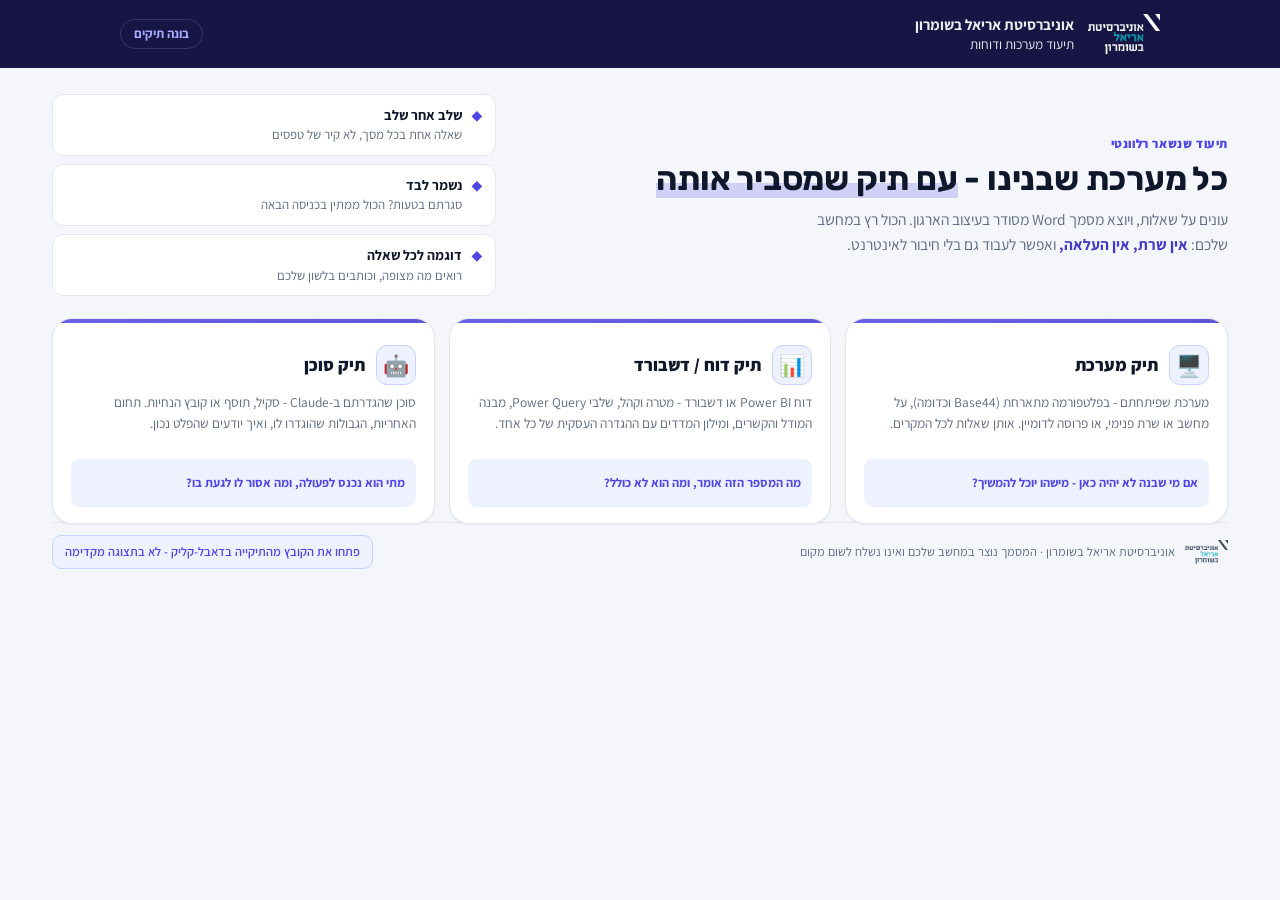
<file: knowledge-retention.html>
<!DOCTYPE html>
<html lang="he" dir="rtl">
<head>
<meta charset="utf-8">
<meta name="viewport" content="width=device-width, initial-scale=1">
<title>בונה תיקים</title>
<link rel="icon" type="image/svg+xml" href="data:image/svg+xml,%3Csvg xmlns=%27http://www.w3.org/2000/svg%27 viewBox=%270 0 32 32%27%3E%3Cdefs%3E%3ClinearGradient id=%27g%27 x1=%270%27 y1=%270%27 x2=%271%27 y2=%271%27%3E%3Cstop offset=%270%27 stop-color=%27%234F46E5%27/%3E%3Cstop offset=%271%27 stop-color=%27%237C3AED%27/%3E%3C/linearGradient%3E%3C/defs%3E%3Crect width=%2732%27 height=%2732%27 rx=%278%27 fill=%27url(%23g)%27/%3E%3Cpath d=%27M9 22 L9 15 M16 22 L16 10 M23 22 L23 13%27 stroke=%27%23fff%27 stroke-width=%273.2%27 stroke-linecap=%27round%27/%3E%3C/svg%3E">
<link rel="preconnect" href="https://fonts.googleapis.com">
<link rel="preconnect" href="https://fonts.gstatic.com" crossorigin>
<link rel="stylesheet" href="https://fonts.googleapis.com/css2?family=Rubik:wght@500;600;700;800&family=Assistant:wght@400;500;600;700&family=IBM+Plex+Mono:wght@400;500&display=swap">
<link rel="stylesheet" href="theme.css">
<style>

  
  *{box-sizing:border-box}
  html{scroll-behavior:smooth}
  body{margin:0;background:var(--bg);color:var(--ink);direction:rtl;text-align:right;
       font-family:var(--font-ui);
       font-size:15px;line-height:1.6;-webkit-font-smoothing:antialiased}
  h1,h2,h3{margin:0;font-weight:700;letter-spacing:-.2px}
  .hide{display:none!important}

  /* ─── מסך הבחירה ─── */
  .topbar{background:var(--brand);color:#fff;position:relative;overflow:hidden}
  .topbar .in{max-width:1080px;margin:0 auto;padding:14px 20px;display:flex;
    align-items:center;gap:14px;position:relative;z-index:1}
  .topbar img{height:40px;width:auto;display:block}
  .topbar .org{font-size:13.5px;line-height:1.35;opacity:.92}
  .topbar .org b{display:block;font-size:15px;opacity:1}
  .topbar .tool{margin-inline-start:auto;font-size:13px;color:var(--d-accent);
    border:1px solid var(--d-line);border-radius:99px;padding:4px 13px;font-weight:700}

  .home{max-width:1220px;margin:0 auto;padding:26px 22px 34px}
  .hero{display:grid;grid-template-columns:1.35fr .85fr;gap:26px;align-items:center;
        margin-bottom:22px}
  @media(max-width:900px){.hero{grid-template-columns:1fr;gap:16px}}
  .home .eyebrow{color:var(--brand2);font-weight:800;font-size:12.5px;letter-spacing:.6px}
  .home h1{font-size:33px;margin:6px 0 9px;line-height:1.15;color:var(--ink)}
  .home h1 .u{background:linear-gradient(transparent 62%,var(--accent-wash) 62%)}
  .home .lede{color:var(--muted);font-size:15.5px;max-width:56ch;margin:0}
  .home .lede b{color:var(--brand-mid)}

  .perks{display:flex;flex-direction:column;gap:8px}
  .perks>span{display:flex;gap:10px;align-items:flex-start;background:var(--card);
    border:1px solid var(--line);border-radius:11px;padding:10px 13px;font-size:13px;
    color:var(--muted);line-height:1.45}
  .perks .k{color:var(--brand2);font-size:14px;line-height:1.5;flex:0 0 auto}
  .perks b{display:block;color:var(--ink);font-size:14px;margin-bottom:1px}

  .pick{display:grid;grid-template-columns:repeat(3,1fr);gap:14px;margin:0 0 16px}
  @media(max-width:900px){.pick{grid-template-columns:1fr}.home h1{font-size:26px}}
  .pick button{all:unset;cursor:pointer;background:var(--card);border:1px solid var(--line);
    border-radius:var(--r);padding:0 0 16px;display:flex;flex-direction:column;gap:7px;
    transition:transform .18s, box-shadow .18s, background-color .18s, border-color .18s, color .18s, opacity .18s;box-shadow:var(--shadow);height:100%;overflow:hidden;position:relative}
  .pick button::before{content:"";display:block;height:4px;
    background:linear-gradient(90deg,var(--accent),var(--accent-strong));opacity:.85}
  .pick button>*:not(.strip){margin-inline:18px}
  .pick button:hover{transform:translateY(-3px);border-color:var(--brand2);
    box-shadow:0 4px 10px rgba(6,25,49,.08),0 16px 36px rgba(6,25,49,.15)}
  .pick button:focus-visible{outline:3px solid var(--brand2);outline-offset:3px}
  .pick .hd{display:flex;align-items:center;gap:11px;margin-top:15px}
  .pick .ic{font-size:21px;width:40px;height:40px;display:grid;place-items:center;
    background:var(--brand-soft);border:1px solid var(--accent-line);border-radius:11px;flex:0 0 auto}
  .pick .t{font-size:17.5px;font-weight:800;color:var(--ink)}
  .pick .d{font-size:13.5px;color:var(--muted);line-height:1.55}
  .pick .q{font-size:12.5px;color:var(--accent);font-weight:700;background:var(--accent-soft);
    border-radius:9px;padding:8px 11px;margin-top:auto;line-height:1.45;min-height:48px;
    display:flex;align-items:center}
  .pagefoot{border-top:1px solid var(--line);padding-top:12px;color:var(--muted);
    font-size:12.5px;display:flex;gap:10px;align-items:center;flex-wrap:wrap}
  .pagefoot img{height:24px;width:auto;opacity:.8}
  .pagefoot .tip{margin-inline-start:auto;background:var(--accent-soft);border:1px solid var(--accent-line);
    border-radius:9px;padding:6px 12px;color:var(--accent);font-weight:600}
  @media(max-width:900px){.pagefoot .tip{margin-inline-start:0}}

  /* ─── מסך המילוי ─── */
  .app{display:grid;grid-template-columns:264px 1fr;gap:22px;max-width:1240px;
       margin:0 auto;padding:20px 20px 70px;align-items:start}
  .app>*{min-width:0}
  @media(max-width:980px){.app{grid-template-columns:1fr;gap:14px;padding-top:12px}}

  /* סרגל צד */
  .side{position:sticky;top:20px;background:var(--card);border:1px solid var(--line);
        border-radius:var(--r);padding:16px;box-shadow:var(--shadow)}
  @media(max-width:980px){.side{position:static}}
  .side .sidelogo{height:30px;width:auto;display:block;margin:0 0 12px}
  .side .kind{display:flex;align-items:center;gap:9px;padding-bottom:12px;
        border-bottom:1px solid var(--line2);margin-bottom:12px}
  .side .kind .e{font-size:21px}
  .side .kind b{font-size:15.5px}
  .side .kind small{display:block;color:var(--muted);font-size:12.5px;font-weight:400}
  .ring{display:flex;align-items:center;gap:11px;margin-bottom:14px}
  .ring svg{flex:0 0 auto;transform:rotate(-90deg)}
  .ring .pv{font-size:20px;font-weight:800;line-height:1.1}
  .ring .ps{font-size:12.5px;color:var(--muted)}
  nav.steps{display:flex;flex-direction:column;gap:2px;max-height:46vh;overflow:auto;
        margin:0 -6px;padding:0 6px}
  @media(max-width:980px){nav.steps{max-height:none;flex-direction:row;overflow-x:auto;
        gap:6px;padding-bottom:6px;max-width:100%}
    nav.steps button{flex:0 0 auto}
    .side .acts{flex-direction:row;flex-wrap:wrap}
    .side .acts button{flex:1 1 auto}}
  nav.steps button{all:unset;cursor:pointer;display:flex;align-items:center;gap:9px;
        padding:7px 9px;border-radius:9px;font-size:13.5px;color:var(--ink2);
        transition:transform .14s, box-shadow .14s, background-color .14s, border-color .14s, color .14s, opacity .14s;white-space:nowrap}
  nav.steps button:hover{background:var(--soft)}
  nav.steps button.on{background:var(--accent-soft);color:var(--ink);font-weight:700}
  nav.steps .dot{flex:0 0 auto;width:20px;height:20px;border-radius:50%;font-size:11px;
        display:grid;place-items:center;border:1.5px solid var(--line);color:var(--muted);
        background:#fff;font-weight:700}
  nav.steps .dot.part{border-color:var(--amber);color:var(--amber)}
  nav.steps .dot.done{border-color:var(--good);background:var(--good);color:var(--on-fill)}
  nav.steps .nm{flex:1;overflow:hidden;text-overflow:ellipsis}
  .side .acts{display:flex;flex-direction:column;gap:7px;margin-top:14px;
        border-top:1px solid var(--line2);padding-top:13px}

  button.b{all:unset;cursor:pointer;text-align:center;border-radius:10px;padding:9px 16px;
        font-size:14.5px;font-weight:600;transition:transform .14s, box-shadow .14s, background-color .14s, border-color .14s, color .14s, opacity .14s;background:var(--brand);color:#fff}
  button.b:hover{background:var(--accent-strong)}
  button.b:focus-visible{outline:3px solid var(--brand2);outline-offset:2px}
  button.b.ghost{background:#fff;color:var(--ink);border:1px solid var(--field-line);font-weight:600}
  button.b.ghost:hover{background:var(--soft)}
  button.b.good{background:var(--good)}button.b.good:hover{background:var(--ok)}
  button.b:disabled{opacity:.45;cursor:not-allowed}
  button.b.sm{padding:6px 12px;font-size:13.5px}

  /* תוכן */
  .stage{min-width:0}
  .card{background:var(--card);border:1px solid var(--line);border-radius:var(--r);
        box-shadow:var(--shadow);overflow:hidden;margin-bottom:14px}
  .card>header{padding:18px 22px 4px}
  .card .step-of{color:var(--brand2);font-size:12.5px;font-weight:700;letter-spacing:.3px}
  .card h2{font-size:22px;margin:3px 0 4px}
  .card .lead{color:var(--muted);font-size:14.5px;margin:0}
  .body{padding:6px 22px 20px}

  .fld{padding:16px 0;border-top:1px solid var(--line2)}
  .fld:first-child{border-top:0}
  .lab{display:flex;align-items:center;gap:8px;margin-bottom:3px;flex-wrap:wrap}
  .lab label{font-weight:700;font-size:15.5px;cursor:pointer}
  .pill{font-size:11px;font-weight:800;border-radius:99px;padding:2px 8px;letter-spacing:.2px}
  .pill.crit{background:var(--crit-bg);color:var(--crit)}
  .tick{color:var(--good);font-weight:800;font-size:15px;opacity:0;
        transition:transform .18s, box-shadow .18s, background-color .18s, border-color .18s, color .18s, opacity .18s}
  .fld.on .tick{opacity:1}
  .hint{color:var(--muted);font-size:13.5px;line-height:1.55;margin-bottom:8px}
  .hint b{color:var(--ink2);font-weight:600}
  .ex{display:flex;align-items:flex-start;gap:8px;background:var(--soft);
      border:1px dashed var(--line);border-radius:10px;padding:7px 10px;margin-bottom:8px;
      font-size:13px;color:var(--muted)}
  .ex .txt{flex:1;font-style:italic}
  .ex .lb{flex:0 0 auto;font-size:11px;font-weight:800;color:var(--brand2);
      letter-spacing:.3px;padding-top:2px}
  input.in,textarea.in{width:100%;font:inherit;font-size:15.5px;padding:11px 13px;
      border:1.5px solid var(--field-line);border-radius:11px;background:#fff;color:var(--ink);
      direction:rtl;text-align:right;transition:transform .14s, box-shadow .14s, background-color .14s, border-color .14s, color .14s, opacity .14s}
  textarea.in{min-height:84px;resize:vertical;line-height:1.6}
  input.in:hover,textarea.in:hover{border-color:var(--accent-line)}
  input.in:focus,textarea.in:focus{outline:0;border-color:var(--brand2);
      box-shadow:0 0 0 4px rgba(79,70,229,.14)}
  .fld.on input.in,.fld.on textarea.in{border-color:var(--ok-line);background:var(--ok-soft)}

  /* טבלאות */
  .tblwrap{overflow-x:auto;margin-top:6px}
  table.rep{width:100%;border-collapse:separate;border-spacing:0;font-size:14px;min-width:520px}
  table.rep th{background:var(--soft);font-size:12.5px;font-weight:700;color:var(--ink2);
      padding:8px 10px;border-bottom:1.5px solid var(--line);text-align:right}
  table.rep td{border-bottom:1px solid var(--line2);padding:0}
  table.rep input{width:100%;border:0;background:transparent;font:inherit;padding:10px;
      direction:rtl;text-align:right}
  table.rep input:focus{outline:2px solid var(--brand2);outline-offset:-2px;
      background:var(--surface-2);border-radius:6px}
  table.rep td.x{width:38px;text-align:center}
  table.rep td.x button{all:unset;cursor:pointer;color:var(--muted);font-size:16px;padding:0 6px}
  table.rep td.x button:hover{color:var(--crit)}

  /* בחירת סוג פריסה */
  .opts{display:grid;gap:10px}
  .opts label{display:flex;gap:12px;align-items:flex-start;border:1.5px solid var(--line);
      border-radius:12px;padding:13px 15px;cursor:pointer;transition:transform .14s, box-shadow .14s, background-color .14s, border-color .14s, color .14s, opacity .14s;background:#fff}
  .opts label:hover{border-color:var(--brand2);background:var(--surface-2)}
  .opts input{margin-top:3px;width:18px;height:18px;accent-color:var(--ink);flex:0 0 auto}
  .opts b{display:block;font-size:15px;margin-bottom:2px}
  .opts .why{color:var(--muted);font-size:13.5px}
  .opts label:has(input:checked){border-color:var(--ink);background:var(--accent-soft);
      box-shadow:0 0 0 3px rgba(29,78,121,.08)}

  .note{border-radius:12px;padding:12px 15px;font-size:14px;line-height:1.6;margin:0 0 14px}
  .note.warn{background:var(--amber-bg);border:1px solid var(--warn-line)}
  .note.crit{background:var(--crit-bg);border:1px solid var(--danger-line)}
  .note.good{background:var(--good-bg);border:1px solid var(--ok-line)}
  .note b{color:var(--ink)}

  .navbtns{display:flex;gap:10px;align-items:center;padding:14px 22px;
      border-top:1px solid var(--line2);background:var(--soft)}
  .navbtns .sp{flex:1}

  /* סיום */
  .fin .big{font-size:44px;font-weight:800;color:var(--ink);line-height:1}
  .stats{display:grid;grid-template-columns:repeat(3,1fr);gap:12px;margin:16px 0}
  @media(max-width:700px){.stats{grid-template-columns:1fr}}
  .stat{background:var(--soft);border:1px solid var(--line);border-radius:12px;padding:14px}
  .stat .n{font-size:25px;font-weight:800;line-height:1.1}
  .stat .l{color:var(--muted);font-size:13px;margin-top:2px}
  .stat.warn .n{color:var(--crit)} .stat.ok .n{color:var(--good)}
  .misslist{columns:2;font-size:14px;margin:8px 0 0;padding-inline-start:20px;color:var(--ink2)}
  @media(max-width:700px){.misslist{columns:1}}

  #toast{position:fixed;bottom:24px;inset-inline-start:24px;background:var(--ink);color:var(--paper);
      padding:12px 20px;border-radius:12px;font-size:14.5px;opacity:0;pointer-events:none;
      transition:transform .24s, box-shadow .24s, background-color .24s, border-color .24s, color .24s, opacity .24s;z-index:80;box-shadow:0 10px 30px rgba(0,0,0,.28)}
  #toast.on{opacity:1}

  /* ═══════════ תצוגת מובייל ═══════════ */
  @media(max-width:640px){
    body{font-size:15px}
    /* פס עליון */
    .topbar .in{padding:11px 14px;gap:10px}
    .topbar img{height:31px}
    .topbar .org{font-size:12px}
    .topbar .org b{font-size:13.5px}
    .topbar .tool{display:none}
    /* מסך הבית */
    .home{padding:18px 14px 26px}
    .home h1{font-size:24px;line-height:1.2}
    .home .lede{font-size:14.5px}
    .hero{gap:14px;margin-bottom:16px}
    .perks{display:grid;grid-template-columns:1fr;gap:7px}
    .perks>span{padding:9px 11px}
    .pick{gap:11px}
    .pick .t{font-size:16.5px}
    .pick .d{font-size:13px}
    .pick .q{min-height:0;font-size:12px}
    .pick button>*:not(.strip){margin-inline:14px}
    .pagefoot{font-size:12px;gap:8px}
    .pagefoot .tip{font-size:11.5px;padding:5px 9px}
    /* מסך המילוי */
    .app{padding:10px 12px 92px;gap:10px}
    /* בסרגל העליון במובייל: לוגו החוצה, פעולות בשתי עמודות, הכול קומפקטי */
    .side{padding:11px 12px;border-radius:13px}
    .side .sidelogo{display:none}
    .side .kind{padding-bottom:9px;margin-bottom:9px}
    .side .kind .e{font-size:18px}
    .side .kind b{font-size:14.5px}
    .side .kind small{font-size:12px}
    .ring{margin-bottom:9px}
    .ring svg{width:44px;height:44px}
    .ring .pv{font-size:18px}
    .side .acts{display:grid;grid-template-columns:1fr 1fr;gap:6px;
      margin-top:10px;padding-top:10px}
    .side .acts button.b{padding:8px 6px;font-size:13px}
    nav.steps button{padding:6px 8px;font-size:13px}
    .card>header{padding:14px 15px 4px}
    .card h2{font-size:19px;line-height:1.25}
    .card .lead{font-size:13.5px}
    .body{padding:4px 15px 16px}
    .fld{padding:13px 0}
    .lab label{font-size:15px}
    .hint{font-size:13px}
    .ex{font-size:12.5px;padding:6px 9px}
    /* 16px מונע מ-iOS להגדיל את המסך בכל לחיצה על שדה */
    input.in,textarea.in{font-size:16px;padding:10px 12px;border-radius:10px}
    textarea.in{min-height:96px}
    .opts label{padding:11px 12px}
    .note{padding:11px 12px;font-size:13.5px}
    /* פס הניווט נצמד לתחתית — "הבא" תמיד בהישג אגודל */
    .navbtns{position:sticky;bottom:0;z-index:30;padding:10px 14px;gap:8px;
      background:#fff;border-top:1px solid var(--line);
      box-shadow:0 -6px 18px rgba(16,26,36,.09)}
    .navbtns .sp{display:none}
    .navbtns button.b{flex:1 1 0;padding:11px 10px;font-size:15px;text-align:center}
    /* סיום */
    .fin .big{font-size:34px}
    .stat{padding:11px}
    .stat .n{font-size:22px}
    #toast{inset-inline:14px;bottom:82px;text-align:center;font-size:14px}
  }
  /* גלילה אופקית בטבלאות — רמז שיש עוד מימין */
  @media(max-width:820px){
    .tblwrap{position:relative}
    .tblwrap::after{content:"↔ אפשר לגלול את הטבלה";display:block;font-size:11.5px;
      color:var(--muted);padding:5px 2px 0;position:sticky;inset-inline-start:0}
  }
  /* מסכי מגע: אין ריחוף, לכן ההדגשה נשארת דביקה — מבטלים אותה */
  @media(hover:none){
    .pick button:hover{transform:none;box-shadow:var(--shadow);border-color:var(--line)}
    .pick button:active{transform:scale(.99);border-color:var(--brand2)}
  }
</style>
</head>
<body>

<!-- ═══ מסך בחירה ═══ -->
<div id="home">
 <div class="topbar"><div class="in">
   <img src="[data-uri]" alt="אוניברסיטת אריאל בשומרון">
   <div class="org"><b>אוניברסיטת אריאל בשומרון</b>תיעוד מערכות ודוחות</div>
   <div class="tool">בונה תיקים</div>
 </div></div>

 <div class="home">
  <div class="hero">
    <div>
      <div class="eyebrow">תיעוד שנשאר רלוונטי</div>
      <h1>כל מערכת שבנינו - <span class="u">עם תיק שמסביר אותה</span></h1>
      <p class="lede">עונים על שאלות, ויוצא מסמך Word מסודר בעיצוב הארגון.
        הכול רץ במחשב שלכם: <b>אין שרת, אין העלאה,</b> ואפשר לעבוד גם בלי חיבור לאינטרנט.</p>
    </div>
    <div class="perks">
      <span><span class="k">◆</span><span><b>שלב אחר שלב</b>שאלה אחת בכל מסך, לא קיר של טפסים</span></span>
      <span><span class="k">◆</span><span><b>נשמר לבד</b>סגרתם בטעות? הכול ממתין בכניסה הבאה</span></span>
      <span><span class="k">◆</span><span><b>דוגמה לכל שאלה</b>רואים מה מצופה, וכותבים בלשון שלכם</span></span>
    </div>
  </div>

  <div class="pick">
    <button onclick="start('system')">
      <span class="hd"><span class="ic">🖥️</span><span class="t">תיק מערכת</span></span>
      <span class="d">מערכת שפיתחתם - בפלטפורמה מתארחת (Base44 וכדומה), על מחשב או שרת פנימי,
        או פרוסה לדומיין. אותן שאלות לכל המקרים.</span>
      <span class="q">אם מי שבנה לא יהיה כאן - מישהו יוכל להמשיך?</span>
    </button>
    <button onclick="start('dashboard')">
      <span class="hd"><span class="ic">📊</span><span class="t">תיק דוח / דשבורד</span></span>
      <span class="d">דוח Power BI או דשבורד - מטרה וקהל, שלבי Power Query, מבנה המודל
        והקשרים, ומילון המדדים עם ההגדרה העסקית של כל אחד.</span>
      <span class="q">מה המספר הזה אומר, ומה הוא לא כולל?</span>
    </button>
    <button onclick="start('agent')">
      <span class="hd"><span class="ic">🤖</span><span class="t">תיק סוכן</span></span>
      <span class="d">סוכן שהגדרתם ב-Claude - סקיל, תוסף או קובץ הנחיות. תחום האחריות,
        הגבולות שהוגדרו לו, ואיך יודעים שהפלט נכון.</span>
      <span class="q">מתי הוא נכנס לפעולה, ומה אסור לו לגעת בו?</span>
    </button>
  </div>

  <div class="pagefoot">
    <img src="[data-uri]" alt="">
    <span>אוניברסיטת אריאל בשומרון · המסמך נוצר במחשב שלכם ואינו נשלח לשום מקום</span>
    <span class="tip">פתחו את הקובץ מהתיקייה בדאבל-קליק - לא בתצוגה מקדימה</span>
  </div>
 </div>
</div>

<!-- ═══ מסך מילוי ═══ -->
<div class="app hide" id="app">
  <aside class="side">
    <img src="[data-uri]" alt="אוניברסיטת אריאל בשומרון" class="sidelogo">
    <div class="kind"><span class="e" id="kEmoji"></span>
      <div><b id="kName"></b><small id="kSub"></small></div></div>
    <div class="ring">
      <svg width="52" height="52" viewBox="0 0 52 52">
        <circle cx="26" cy="26" r="22" fill="none" stroke="#e4e9f0" stroke-width="6"/>
        <circle id="ringArc" cx="26" cy="26" r="22" fill="none" stroke="#2b7a4b" stroke-width="6"
                stroke-linecap="round" stroke-dasharray="138.2" stroke-dashoffset="138.2"
                style="transition:stroke-dashoffset .35s"/>
      </svg>
      <div><div class="pv" id="pctTxt">0%</div><div class="ps" id="pctSub"></div></div>
    </div>
    <nav class="steps" id="nav"></nav>
    <div class="acts">
      <button class="b ghost sm" onclick="setMode(!onePage)" id="modeBtn"></button>
      <button class="b ghost sm" onclick="saveDraft()">שמירה לקובץ</button>
      <button class="b ghost sm" onclick="document.getElementById('lf').click()">טעינת קובץ</button>
      <button class="b ghost sm" onclick="quit()">יציאה</button>
    </div>
  </aside>
  <main class="stage" id="stage"></main>
</div>

<input type="file" id="lf" accept=".json" class="hide" onchange="loadDraft(this)">
<div id="toast"></div>

<script>
/* ═════════ תוכן התבניות ═════════
   שדה = [תווית, הנחיה, דוגמה, גדול?, חיוני?]                                */
const TODO = "— להשלמה —";

const SCHEMAS = {

/* ─────────────────────────── מערכת ─────────────────────────── */
system: {
  title:"תיק מערכת", icon:"🖥️",
  subtitle:"תיעוד מערכת שפיתחנו — מתאים לפלטפורמה מתארחת, למקומי ולדומיין",
  intro:"המסמך הזה מתעד מערכת שבנינו בעצמנו, לא תוכנה שקנינו. הוא נועד לענות על שאלה אחת: "+
        "אם מי שבנה אותה לא יהיה זמין מחר — האם מישהו אחר יוכל להפעיל, לתקן ולהמשיך?",
  warn:"אל תכתבו כאן סיסמאות, מפתחות או אסימוני גישה. כותבים איפה הם שמורים ומי מגיע "+
       "אליהם — לא מה הם. המסמך עובר בין אנשים, וסוד שנכנס אליו יוצא איתו.",
  risk:[["פלטפורמה מתארחת (Base44 וכדומה)","תלות בספק — הקוד והנתונים יושבים אצל גורם חיצוני"],
        ["מקומית — מחשב או שרת פנימי","נקודת כשל יחידה — מחשב אחד, לרוב בלי גיבוי אוטומטי"],
        ["פרוסה לדומיין / אחסון ציבורי","חשיפה החוצה — צריך לדעת מי יכול להגיע לכתובת"]],
  sections:[
   {h:"1. זהות המערכת", f:[
    ["שם המערכת","איך קוראים לה בפה, לא שם הקובץ.","מערכת בקשות אחזקה"],
    ["בעל המערכת (עסקי)","מי מחליט מה היא עושה ומה עדיפות הפיתוח.","מנהל מדור אחזקה"],
    ["מי בנה ומתחזק","מי כותב את הקוד בפועל היום.","אבי לוי, אגף טכני"],
    ["מחלקה או אגף","היחידה שהמערכת שייכת לה.","אגף טכני"],
    ["סטטוס","פיתוח · פיילוט · ייצור · הוקפאה.","ייצור מאז 03.2026"],
    ["מתי עלתה לאוויר","מתי התחילו להשתמש בה באמת, לא מתי נכתבה השורה הראשונה.","15.03.2026"]]},
   {h:"2. מה היא עושה ולמי", f:[
    ["מה המערכת עושה","משפט או שניים בשפה של משתמש, בלי מונחים טכניים.",
     "עובדי האגף מדווחים על תקלות תשתית, והמדור עוקב אחרי כל בקשה עד לסגירה",1],
    ["מי המשתמשים","מי נכנס בפועל, וכמה הם.","כ-120 עובדי אגף ו-4 רכזים"],
    ["מה קורה אם היא נופלת","רמת הקריטיות האמיתית — לא ההערכה האופטימית.",
     "הדיווחים חוזרים לטלפון ולוואטסאפ; העבודה לא נעצרת, אבל המעקב אובד",1],
    ["מה היא החליפה","איך עבדו לפניה. עוזר להבין מה נשבר אם היא תיעלם.",
     "קובץ Excel משותף ופניות בוואטסאפ"]]},
   {h:"3. איפה היא רצה", sub:"השאלות זהות לכל סוגי הפריסה — רק התשובות משתנות.", f:[
    ["סוג הפריסה","אחד מהשלושה, או שילוב.","פלטפורמה מתארחת, אבל טבלת העובדים ב-SQL פנימי"],
    ["איפה המשתמש נכנס","<b>בפלטפורמה:</b> הקישור שקיבלתם · <b>מקומי:</b> כתובת ברשת הפנימית או קיצור · <b>דומיין:</b> הכתובת המלאה.",""],
    ["איפה הקוד יושב","<b>בפלטפורמה:</b> בתוך סביבת העבודה שלה · <b>מקומי:</b> נתיב מלא, וציינו אם יש גיט · <b>דומיין:</b> מאגר גיט או תיקייה בשרת.",""],
    ["איפה הנתונים יושבים","המקום הפיזי, לא השם המסחרי. <b>בפלטפורמה:</b> המסד המובנה שלה — ובאילו שרתים? · <b>מקומי:</b> על השרת הזה · <b>דומיין:</b> אצל ספק האחסון.","",0,1],
    ["מי מארח בפועל, ועל שם מי","בעלות, לא רק מיקום. <b>בפלטפורמה:</b> החשבון ארגוני או אישי? · <b>מקומי:</b> של מי השרת · <b>דומיין:</b> מי רשום כבעל הדומיין ומתי מתחדש.","",0,1],
    ["מי עוד יכול להיכנס ולערוך","לא משתמשי הקצה — מי נוגע בפנים.","המפתח ורכז המדור"],
    ["מי נגיש אליה מבחוץ","<b>בפלטפורמה:</b> לרוב כל מי שיש לו הקישור — בדקתם? · <b>מקומי:</b> רשת פנימית בלבד? · <b>דומיין:</b> אינטרנט פתוח, VPN, או חסימה לפי כתובת.","",0,1],
    ["מה מגביל אותנו","התקרה שנגיע אליה בסוף.","עד 5,000 רשומות ו-3 עורכים במסלול הנוכחי"],
    ["מה קורה כשהמארח לא זמין","תרחיש הכשל בפועל.","תקלה אצל הספק — אין לנו מה לעשות מלבד להמתין",0,1],
    ["האם קיים עותק מחוץ למארח","השאלה החשובה מכולן: אם המארח ייעלם מחר.",
     "ייצוא CSV שבועי ל-OneDrive של האגף",0,1],
    ["תוקף שצריך לחדש","מנוי · רישיון · רישום דומיין · תעודת HTTPS.","המנוי מתחדש 01.09; הדומיין 05.2027"]]},
   {h:"4. נתונים", f:[
    ["אילו נתונים נשמרים","סוגי המידע, לא רשימת עמודות.",
     "שם המדווח, בניין, תיאור התקלה, תמונות, סטטוס וטיפול",1],
    ["האם יש מידע אישי","שמות, טלפונים, נתוני עובדים או סטודנטים — ומי אישר.",
     "שם וטלפון של המדווח בלבד",0,1],
    ["גיבוי — מי, מתי, לאן","מי אחראי שזה קורה, לא רק שזה מוגדר.",
     "ייצוא אוטומטי ל-OneDrive בכל יום ראשון"],
    ["שחזור — נוסה בפועל?","גיבוי שלא נוסה אינו גיבוי. צריך תאריך.",
     "שוחזר לסביבת בדיקות ב-01.04.2026 בהצלחה",0,1],
    ["כמה זמן שומרים","מדיניות מחיקה.","בקשות סגורות נשמרות שלוש שנים"]]},
   {h:"5. גישה והרשאות", f:[
    ["מי יכול להיכנס","קהל הגישה.","כל עובד עם חשבון ארגוני"],
    ["איך מזדהים","שיטת ההתחברות.","חשבון Microsoft ארגוני (SSO)"],
    ["מי מנהל הרשאות","מי מוסיף ומסיר משתמשים בפועל.","רכז המדור"],
    ["מי רואה מה","האם יש הפרדה בין משתמשים.","עובד רואה רק את הבקשות שלו; רכז רואה הכול"],
    ["כשעובד עוזב","התהליך, ומי אחראי עליו.","הרכז מסיר גישה תוך יום עסקים"]]},
   {h:"6. סודות ומפתחות", sub:"כותבים איפה — לא מה.", f:[
    ["איפה נשמרים מפתחות וסיסמאות","המקום בלבד.","משתני סביבה בפלטפורמה; אין מפתח בתוך הקוד",0,1],
    ["מי יש לו גישה אליהם","שמות, לא תפקידים כלליים.","המפתח ומנהל האגף"],
    ["מתי הוחלפו לאחרונה","תאריך.","01.2026 — מוחלפים אחת לשנה"],
    ["מה קורה אם דלף","תוכנית פעולה קצרה.","החלפת מפתח בפלטפורמה ויידוע אבטחת מידע"]]},
   {h:"7. תלויות ואינטגרציות", f:[
    ["מקורות נתונים חיצוניים","מערכות שהיא נשענת עליהן.","מכלול, קריאה בלבד, לרשימת העובדים"],
    ["שירותים חיצוניים בתשלום","כולל תקרות שימוש.","שליחת מיילים — עד 2,000 בחודש"],
    ["רכיבים קריטיים","מה יישבר אם ייעלם.","רכיב העלאת התמונות"],
    ["מה קורה אם שירות חיצוני נופל","איך המערכת מתנהגת.","הבקשה נשמרת, המייל נשלח מאוחר יותר"]]},
   {h:"8. עלויות", f:[
    ["עלות חודשית או שנתית","","מנוי הפלטפורמה — 30$ לחודש"],
    ["מי משלם ומאיזה תקציב","","תקציב אגף טכני, סעיף מערכות מידע"],
    ["מתי מתחדש","","01.09 בכל שנה"],
    ["מה קורה אם לא ישולם","הסיכון האמיתי, לא התיאורטי.",
     "המערכת יורדת והנתונים נעולים עד לחידוש",0,1]]},
   {h:"9. פריסה, גרסאות ושחזור", f:[
    ["איך מעלים גרסה חדשה","התהליך בפועל.","פרסום מתוך הפלטפורמה בלחיצה"],
    ["מי מורשה לפרסם","","המפתח בלבד"],
    ["איך חוזרים אחורה","שאלת הזהב — וצריך לדעת שזה נוסה.",
     "שחזור גרסה קודמת מההיסטוריה — נוסה ב-04.2026",0,1],
    ["סביבת בדיקות","איפה מנסים לפני שמשחררים.","עותק נפרד בשם test-"],
    ["איך יודעים שמשהו נשבר","ניטור והתראות — או ההודאה שאין.",
     "אין ניטור; מגלים מפניות משתמשים (פער ידוע)"]]},
   {h:"10. המשכיות", sub:"הסעיף שבגללו המסמך הזה קיים.", f:[
    ["מה צריך כדי שמישהו אחר ימשיך","רשימת המפתחות לממלכה.",
     "גישה לחשבון הפלטפורמה, המסמך הזה, ומסמך המבנה",1],
    ["בעלות על החשבון","על שם מי הוא רשום — ארגוני או אישי.","חשבון ארגוני משותף",0,1],
    ["איך מוציאים את הנתונים החוצה","יציאה מנעילת ספק.","ייצוא CSV מכל טבלה בפלטפורמה"],
    ["איך מוציאים את הקוד החוצה","","ייצוא קוד מהפלטפורמה — נבדק ועובד"],
    ["מגבלות ידועות וחוב טכני","מה לא עובד, ומה נעשה זמנית ונשאר.",
     "אין תמיכה בנייד; החיפוש איטי מעל 5,000 בקשות",1]]}],
  checks:[
    "האם מישהו מלבדי יכול להיכנס ולנהל את המערכת?",
    "מתי בפעם האחרונה שחזרנו מגיבוי בהצלחה — לא רק גיבינו?",
    "החשבון והנכסים רשומים על שם הארגון או על שם פרטי של מישהו?",
    "מי יגלה שהמערכת נפלה — אנחנו, או המשתמשים?",
    "אם יש מידע אישי — מי אישר את השמירה, וכמה זמן שומרים?"],
  tables:[]
},

/* ─────────────────────────── דשבורד ─────────────────────────── */
dashboard: {
  title:"תיק דוח", icon:"📊",
  subtitle:"תיעוד דוח Power BI או דשבורד",
  intro:"המסמך הזה עונה על השאלה שאף גרף לא עונה עליה: מה המספר הזה אומר בעצם, "+
        "ומה הוא לא כולל. בלעדיו, שני אנשים מסתכלים על אותו כרטיס ומבינים שני דברים.",
  warn:"אל תכתבו כאן מחרוזות חיבור (שרת, מסד, שם משתמש) ואל תצטטו רשומות אמיתיות מזהות. "+
       "המסמך נשלח הלאה — מה שנכנס אליו יוצא החוצה.",
  risk:null,
  sections:[
   {h:"1. זהות הדוח", f:[
    ["שם הדוח","","סטטוס סטודנטים — סמסטר א׳"],
    ["בעלים של הדוח","מי אחראי על התוכן ועל ההגדרות.","אבי לוי, מדור רישום"],
    ["איש קשר לתקלות","שם ודרך ליצור קשר.","אבי לוי · שלוחה 4321"],
    ["מחלקה או אגף","","המנהל האקדמי — מדור רישום"]]},
   {h:"2. מטרה והקשר", f:[
    ["מטרת הדוח","למה הוא קיים, ומה היה חסר בלעדיו.",
     "מעקב אחר סטטוס הסטודנטים בסמסטר — רישום, נשירה והצלחה בקורסים — לזיהוי מגמות לפני תום תקופת השינויים",1],
    ["קהל היעד","מי פותח אותו בפועל.","ראש המנהל האקדמי, רכזות המחלקות וראשי החוגים"],
    ["אילו החלטות מתקבלות לפיו","מה עושים אחרת בגלל המספרים האלה.",
     "לאיזה קורס להקצות מתרגל נוסף, ולאיזו קבוצת סטודנטים לפנות לשיחת מנע",1]]},
   {h:"3. נתונים, רענון והרשאות", f:[
    ["מקורות הנתונים","המערכת והטבלאות, בלי פרטי חיבור.",
     "מערכת מכלול — טבלאות סטודנטים, הרשמות לקורסים וציונים",1],
    ["תדירות רענון ו-Gateway","מתי מתעדכן ודרך מה.","כל לילה ב-02:00 מול מכלול, דרך Gateway ארגוני"],
    ["הרשאות ו-RLS","האם משתמשים שונים אמורים לראות רק חלק מהנתונים. \"לא נדרש\" היא תשובה לגיטימית.",
     "כל ראש חוג רואה רק את החוג שלו — או: לא נדרש, למנהל האקדמי בלבד",0,1]]},
   {h:"4. הטיפול בנתונים בעורך (Power Query)", sub:
    "עורך Power Query אינו מקום שכותבים בו שאילתות — הוא שרשרת של שלבי טיפול שנרשמים לפי הסדר "+
    "(Applied Steps) ורצים מחדש בכל רענון. כאן מתעדים מה עובר על הנתונים בין המקור למודל: "+
    "זה ההסבר היחיד לשאלה למה מספר בדוח שונה מהמספר במערכת המקור.", f:[
    ["סדר הטיפול בגדול — מה קורה קודם ומה אחר כך","תארו את המסלול במשפט או שניים, לא שלב-שלב. "+
     "הפירוט המלא בטבלת השלבים שבהמשך.",
     "משיכה מהמקור ← סינון לשנתיים אחרונות ← השלכת עמודות מיותרות ← ניקוי והאחדה ← "+
     "מיזוג עם טבלת החוגים ← קביעת סוגי נתונים ← טעינה",1,1],
    ["מה מסונן, ובאיזה שלב במסלול","סינון מוקדם משפר רענון — אבל שורה שסוננה כאן פשוט אינה "+
     "קיימת בדוח, ואף פילטר לא יחזיר אותה. ציינו גם מה סוננו וגם למה.",
     "מיד אחרי המשיכה: רק שנתיים אחרונות; סטודנטים בסטטוס \"טיוטה\" מוסרים לגמרי ואינם ניתנים לשחזור בדוח",1,1],
    ["שינויי מבנה — פיצול, איחוד, Unpivot","פעולות ששינו את צורת הטבלה עצמה, לא רק את הערכים. "+
     "אלה השלבים שנשברים ראשונים כשהמקור משתנה.",
     "פיצול שדה \"סטטוס\" לשתי עמודות; Unpivot לעמודות ציוני הסמסטרים כדי שכל ציון יהיה שורה"],
    ["חיבור בין טבלאות — Merge או Append","מיזוג (Merge) מצרף עמודות לפי מפתח; שרשור (Append) "+
     "מוסיף שורות מטבלה בעלת אותו מבנה. ציינו איזה מהם, על איזה מפתח, ומה קורה לשורות שלא נמצאה להן התאמה.",
     "Merge של ההרשמות עם טבלת החוגים לפי קוד חוג (Left Outer — הרשמה בלי חוג מתאים נשארת, החוג ריק); "+
     "Append של קובץ הארכיון לשנים קודמות"],
    ["סוגי הנתונים — נקבעו במפורש?","סוג שגוי הוא מקור שקט לטעויות: תאריך שנשאר טקסט אינו "+
     "מתמיין ואינו מתחבר לטבלת התאריכים, ומספר שנשאר טקסט אינו מסתכם.",
     "כל העמודות מקבלות סוג מפורש בשלב האחרון; ת\"ז נשמרת כטקסט בכוונה כדי לא לאבד אפס מוביל",0,1],
    ["טיפול בשגיאות, כפילויות וערכים חסרים","מה עושים עם שורה שגויה, כפולה או ריקה — ולמי זה נודע.",
     "שורה בלי קוד סטודנט מוסרת; כפילות רישום מנוקה ב-Remove Duplicates לפי סטודנט+קורס+סמסטר; "+
     "ציון ריק נשאר ריק ואינו מומר לאפס",0,1],
    ["שמות השלבים והתיעוד בתוך העורך","\"Changed Type2\" לא אומר דבר לאדם הבא. ציינו האם "+
     "השלבים קיבלו שמות בעלי משמעות והאם נוספו להם תיאורים.",
     "כל שלב מהותי שמו שונה לעברית (\"סינון לשנתיים אחרונות\"); לשלבים הלא-מובנים מאליהם נוסף תיאור"]]},

   {h:"5. מודל הנתונים", sub:
    "איך הטבלאות מחוברות. רוב הטעויות בדוחות אינן בנוסחה — הן בקשר שבין הטבלאות.", f:[
    ["סוג המודל","כוכב (star) · פתית שלג · טבלה שטוחה אחת.",
     "כוכב — טבלת עובדות אחת (הרשמות) עם ארבעה ממדים",0,1],
    ["טבלאות העובדות ומה שורה מייצגת","הגרעין: מה בדיוק שורה אחת בטבלה.",
     "factהרשמות — שורה אחת לכל סטודנט בכל קורס בכל סמסטר",1,1],
    ["טבלאות הממד","הטבלאות שמסננות. ציינו מה כל אחת מתארת.",
     "dimסטודנט, dimקורס, dimחוג, dimתאריך"],
    ["טבלת התאריכים","קיימת? מסומנת כטבלת תאריכים? רציפה?",
     "dimתאריך, מסומנת כטבלת תאריכים, רציפה 2019–2027",0,1],
    ["על איזה מפתח מחוברות הטבלאות","מספרי או טקסט. קשר על טקסט נשבר בשקט.",
     "קוד סטודנט וקוד קורס — מספריים; אין קשר על שם",0,1],
    ["קשרים דו-כיווניים — יש? ולמה","נוח בהתחלה, מקור לתקלות אחר כך.",
     "אין. אם היה — היה נדרש הסבר למה"],
    ["מה מוסתר מהמשתמש","עמודות מפתח ועזר שלא אמורות להופיע בחלונית השדות.",
     "כל עמודות המפתח וכל טבלאות העזר מוסתרות"],
    ["איפה יושבים המדדים","טבלת מדדים ייעודית או מפוזרים.",
     "טבלת \"_מדדים\" ייעודית, מחולקת לתיקיות תצוגה"],
    ["היררכיות ומיון מותאם","היררכיות שהוגדרו, ועמודות מיון.",
     "היררכיית שנה ← סמסטר ← חודש; חודש ממוין לפי מספר ולא לפי א״ב"]]},

   {h:"6. מגבלות, בדיקה וגרסאות", f:[
    ["מגבלות ידועות","מה הדוח לא מכסה. זה מה שמתגלה מאוחר מדי בישיבה.",
     "אינו כולל סטודנטים שהפסיקו לפני 2023, ואינו מכסה תלמידי חוץ",1,1],
    ["אישור בדיקה (QA)","מי ווידא שהמספרים נכונים, מתי, ומול מה.",
     "מספר הסטודנטים הפעילים הושווה לדוח הרישום הרשמי ממכלול, 12.03.2026",0,1],
    ["איפה נשמרות גרסאות","","תיקיית \"גרסאות\" בשם ותאריך, מסונכרנת ל-OneDrive"]]}],
  checks:[
    "האם שני אנשים שיסתכלו על אותו מספר יבינו אותו דבר?",
    "אם מספר בדוח שונה מהמערכת המקור — מישהו יודע להסביר למה?",
    "מתי בפעם האחרונה מישהו אימת את המספרים מול המקור?",
    "אם מי שבנה את הדוח יעזוב — מישהו יודע לתחזק אותו?",
    "אם הדוח יפורסם לקהל רחב יותר — מי יראה נתונים שלא אמור?"],
  tables:[
   {k:"queries", h:"7. מסלול הטיפול בכל טבלה",
    sub:"שורה לכל טבלה בעורך. בעמודה האמצעית — שלבי הטיפול לפי הסדר שהם רצים בו, מופרדים בחץ. "+
        "בעמודה האחרונה: \"למודל\" · \"ביניים\" (משמשת שאילתות אחרות ואינה נטענת) · \"פרמטר\".",
    cols:["הטבלה בעורך","שלבי הטיפול לפי הסדר","למודל / ביניים"],
    ex:["הרשמות","משיכה ממכלול ← סינון לשנתיים אחרונות ← השלכת עמודות ← מיזוג עם החוגים לפי קוד חוג ← "+
        "קביעת סוגי נתונים","למודל"], n:5},
   {k:"rels", h:"8. הקשרים במודל",
    sub:"שורה לכל קשר. אם המפתח הוא טקסט — סמנו זאת, זו נקודת שבירה שקטה.",
    cols:["מטבלה","לטבלה","מפתח וכיוון"],
    ex:["factהרשמות","dimסטודנט","קוד סטודנט · חד-כיווני"], n:4},
   {k:"pages", h:"9. מה כל דף מציג", sub:"שורה לכל דף בדוח.",
    cols:["דף","מה הוא מציג ולמי","ויזואלים"],
    ex:["סטטוס סמסטריאלי","תמונת מצב לראשי חוגים — רישום, נשירה וממוצע ציונים","14"], n:3},
   {k:"measures", h:"10. מילון מדדים", sub:
    "העמודה האמצעית היא הלב: מה המדד מודד במילים של אדם, לא בנוסחה. "+
    "למדד שמחשב לא מספיק משפט אחד — ליחס או אחוז ציינו מונה, מכנה, מה לא נכלל, "+
    "ומה מוצג כשאין נתון.",
    cols:["מדד","מה הוא מודד (הגדרה עסקית)","סוג החישוב"],
    ex:["סטודנטים פעילים","מספר הרשומים לפחות לקורס אחד בסמסטר הנוכחי, לא כולל מי שהפסיק לימודים","ספירה"], n:6}]
},

/* ─────────────────────────── סוכן ─────────────────────────── */
agent: {
  title:"תיק סוכן", icon:"🤖",
  subtitle:"תיעוד סוכן שהוגדר ב-Claude — סקיל, תוסף או קובץ הנחיות",
  intro:"סוכן הוא הנחיות כתובות שמישהו יצטרך להבין, לתקן ולסמוך עליהן. המסמך הזה מתעד "+
        "מה תחום אחריותו, איפה עובר הגבול שלו, ואיך יודעים שמה שהוא מחזיר נכון.",
  warn:"אל תעתיקו לכאן מפתחות, אסימוני גישה או תוכן אמיתי מקבצים של משתמשים. "+
       "תיק סוכן מתאר את ההתנהגות — לא את הנתונים שהוא עבד עליהם.",
  risk:[["סקיל או תוסף מותקן","מתעדכן אצל כל מי שהתקין — שינוי אחד משפיע על כולם"],
        ["קובץ הנחיות בתיקיית הפרויקט (CLAUDE.md)","חי לצד הפרויקט; לכל פרויקט עותק משלו שעלול להתיישן"],
        ["הנחיות שנכתבות בשיחה","לא נשמר בשום מקום — הידע נעלם עם סוף השיחה"]],
  sections:[
   {h:"1. זהות הסוכן", f:[
    ["שם הסוכן","השם שמפעילים אותו בו.","powerbi-report-reviewer"],
    ["מה הוא עושה במשפט","הניסוח שהיית אומר למי ששואל \"מה זה?\".",
     "מקבל פרויקט Power BI ומחזיר דוח ביקורת מסודר בעברית"],
    ["בעלים ומתחזק","מי מחליט מה נכנס ומה יוצא.","אבי לוי, אגף טכני"],
    ["גרסה נוכחית","","1.24.0"],
    ["איפה הוא מותקן","סקיל · תוסף · קובץ הנחיות בפרויקט.","תוסף מותקן, ובנוסף CLAUDE.md לארגונים שהתוספים חסומים בהם"]]},
   {h:"2. מתי הוא נכנס לפעולה", sub:"סוכן שנכנס בזמן הלא נכון מזיק יותר מסוכן שלא קיים.", f:[
    ["מה מפעיל אותו","הביטויים או המצבים שגורמים לו להיכנס.",
     "\"בקר לי את הדוח\", \"מה לשפר בדשבורד\", או הפניה לתיקיית פרויקט PBIP",1],
    ["מה בתחום שלו","","ביקורת דוחות Power BI בפורמט PBIP, והמלצות שיפור"],
    ["מה במפורש לא בתחום שלו","הגבול שמונע ממנו לגלוש למקומות שהוא לא טוב בהם.",
     "אינו בונה דוחות ואינו מתקן קבצים — זה תפקיד סוכן אחר",1,1],
    ["מה קורה כשהוא לא בטוח","סוכן שלא יודע לומר \"לא בדקתי\" הוא סוכן שממציא.",
     "מציין במפורש בדוח מה לא נבדק ולמה, במקום לנחש",0,1]]},
   {h:"3. קלט ופלט", f:[
    ["מה הוא מקבל","הקלט שהוא מצפה לו, ומה קורה אם חסר.",
     "נתיב לתיקיית פרויקט PBIP; בלעדיו מבקש אותו ואינו מנחש"],
    ["מה הוא מחזיר","הפלט, הפורמט והשפה.","קובץ HTML בעברית RTL עם ממצאים לפי חומרה ופרומפט העתקה לכל שיפור",1],
    ["איפה נשמר הפלט","","בתוך תיקיית הפרויקט שנבדקה"],
    ["כמה זמן לוקחת ריצה","ציפייה ריאלית למשתמש.","ביקורת מהירה כ-10 דקות; מלאה עד 45"]]},
   {h:"4. גבולות והרשאות", sub:"מה מותר לו לגעת בו — וזה צריך להיות כתוב, לא מובן מאליו.", f:[
    ["לאילו תיקיות מותר לו לגשת","הגדירו במפורש, כולל מה לא.",
     "תיקיית הפרויקט שנבחרה בלבד; תיקיית הערכה לקריאה בלבד",1,1],
    ["האם הוא כותב או רק קורא","","הסוקר קורא בלבד; היישום בפועל דרך סוכן הבנייה",0,1],
    ["מה אסור לו במפורש","","לצאת מתיקיית הפרויקט, לפתוח קובצי סודות, או להעתיק פרטי חיבור לדוח",1,1],
    ["מה הוא עושה כשמבקשים ממנו לחרוג","התנהגות מוגדרת, לא החלטה מאולתרת.",
     "מזהיר שזו חריגה מגבול אבטחת מידע, מבקש נתיב מדויק ואישור מפורש, ובהרצה לא מפוקחת לא חורג כלל",1,1],
    ["האם הוא נוגע בנתונים אישיים","","קורא מודל שמכיל נתונים אמיתיים, ואינו מצטט רשומות מזהות בפלט",0,1]]},
   {h:"5. הידע שלו", sub:"מה הוא יודע, ומאיפה — כולל מה נטען תמיד ומה רק לפי צורך.", f:[
    ["על מה הוא מסתמך","קובצי הנחיה, צ'קליסטים, מאגרי ידע.",
     "צ'קליסט ביקורת, קטלוג ויזואלים, ומדריך חילוץ",1],
    ["מה נטען בכל ריצה","מה שיושב בזיכרון שלו תמיד.","ההנחיות הראשיות ויומן התקלות"],
    ["מה נטען רק לפי צורך","החלק שנטען מאוחר — זה מה ששומר על מהירות.",
     "הצ'קליסט המתקדם נטען רק בביקורת מלאה"],
    ["מה הוא לא אמור לקרוא","קבצים כבדים או לא רלוונטיים שיסתמו לו את הזיכרון.",
     "קטלוג ה-HTML במלואו — יש לו אינדקס קצר במקום"]]},
   {h:"6. כלים ותלויות", f:[
    ["כלים חיצוניים","MCP, סקריפטים, שירותים.","סקריפטים ב-Python (ספריית התקן בלבד)"],
    ["מה נדרש כדי שיעבוד","","Python מותקן; בלעדיו יש מסלול חלופי ידני"],
    ["מה קורה כשכלי לא זמין","","מדלג ומציין בפלט מה לא בוצע, במקום להיתקע",0,1]]},
   {h:"7. איכות ואימות", sub:"איך יודעים שהפלט נכון — ולא רק שהוא נשמע נכון.", f:[
    ["איך בודקים שהפלט נכון","שיטת האימות, לא תחושה.",
     "כל ממצא מבוסס על ערך שנקרא מהקובץ; מספרים מגיעים מסקריפט ולא מספירה ידנית",1,1],
    ["על מה הוא נבדק בפועל","דוחות או מקרים אמיתיים.","ארבעה פרויקטים, 169 ויזואלים",1],
    ["מגבלות ידועות","מה הוא לא מצליח לעשות, בכנות.",
     "אינו מאמת ערכי מדדים בלי חיבור חי למנוע",1,1],
    ["איפה נרשמות תקלות שלו","המסמך שמונע מטעות לחזור פעמיים.","יומן תקלות בתוך הערכה, עם 15 רשומות",0,1]]},
   {h:"8. הפצה, גרסאות והמשכיות", f:[
    ["מי משתמש בו","","צוות ה-BI — כ-15 אנליסטים"],
    ["איך מתקינים","","התקנת התוסף, או העתקת קובץ ההנחיות לתיקיית הפרויקט"],
    ["איפה הקוד וההנחיות","","מאגר גיט פרטי"],
    ["מי מעדכן, ואיך מודיעים","","המפתח; שינויים מהותיים בהודעה לצוות"],
    ["מה צריך כדי שמישהו אחר ימשיך","","גישה למאגר, המסמך הזה, ויומן התקלות",1]]}],
  checks:[
    "האם כתוב במפורש מה הסוכן לא אמור לעשות, ואיפה אסור לו לגעת?",
    "מה הוא עושה כשהוא לא בטוח — ממציא, או אומר שלא בדק?",
    "האם נבדק על יותר ממקרה אחד לפני שסמכנו עליו?",
    "כשהוא טועה — איפה זה נרשם כדי שלא יחזור?",
    "האם מישהו מלבדי יודע לעדכן את ההנחיות שלו?"],
  tables:[
   {k:"limits", h:"9. מקרים שהוא מטפל בהם — וכאלה שלא",
    sub:"שורה לכל מקרה. עוזר למשתמש לדעת מראש מתי לא לפנות אליו.",
    cols:["המקרה","מטפל?","מה עושים במקום"],
    ex:["דוח שקיים רק כקובץ PBIX סגור","לא","לפרק ל-PBIP קודם"], n:4}]
}
};



const ORG="אוניברסיטת אריאל בשומרון";
const LOGO_DOC_B64="iVBORw0KGgoAAAANSUhEUgAAAM4AAAByCAYAAAAbF+7KAAAUeklEQVR42u1deXRUVZr/fffVe1kIIGuqwF2n1YhJpYO2O8ZWIHFsWiFxb3FabbHbHm1xxr3RodVj29PaM4pn8Lh0t+fQAXdMEGhBe0ZtBVMBRXCDdiEVEgQ0kKSq3vvmj1RSVa8WXmWrSvH9zuEc6uW9+7577/e79/vddxeCQDD0ULrbu5qIKp0+YFm4LdTS+MDA21G+kgg/TPtBqUNBBmAFrdAlzNzi9AEi3Ku7vScOuB1m1+Vg+IU4guGBHR+0MPgSZrYcEkcnoA4HeQ8aUDtaN/[base64]/p97w2lHaJxBNkFv2+bZWGu09szpXckVBNkHXivf4sTnZFJvSPEEWTpYMHkv2az3hGNIxC948gO+pCAQtE4AtE7adgB5p9LqCYQvZN2yOb3qSL3EUTklR5HMCwQbNZuYeY0wi+apXu8Nw64HUq7npk/FI0jEL2TJgx32fFM6l0J1QTDA+3+3TTCvVkRXexQ72gEnGu63M+g0985UGaY7S2tWpF7uxBHIHqnD3pHiCMYVsiW7zuicQSid/oAGVUTDD9kwfcdCdUEoneEOALRO0Ojd0TjCHJA78TOIxsKvSMaRzDs9Y59HtlQ6B0J1QQ5ELLFziMbCr0jxBH0DZMqCo0RxS9Skedrq93/j4yTZ9TklRpbF4BowlDoHQIAzVN2oQb1XH8MZ+Y1Qb/v7J7fLrf3FkX0YPQ9gfaO8fhu804A0D3e3xPoxhTpWcGeD7STKgoNtvYmu9dkPs/0++oBwOUpu1NB/Ue/KwLmmaHmDX8DAMPjfQGgHzsvDPgDIfMstG3YEn1Zd5c3EaE0jVK9P9Dsuz0mDY93JYHOTfxaXhxs9l0bde+zBLo0WeqB4L5RaNvyXbdtXouIEmteti4K+Jvqen9PnFKsK30lEUqZ8W2Q6GQ0v/9RsvcYbu+rIKqOqtxtAb/viIEmj+EuL2HCe0Ohd0TjDAYIbkNXqzGhpKifCd2me8quzaasGe7yEkNzre9pAIgwyoC1EpMqxmfatoC/cdNQ6R0hjqOmiaw+OP3BLmXc0G8OslqALBr9tCyMZmC8Pa+6ZTUABxdk2r6g3/c0Mz/jvIDpcKMATwtxsqnjIVxgY2D65U3wYFzZpGzJU2hH49sW6LIEeZ1quMfXZYNPBZV2PZg3pVHIs3RP+XXpvMMFAGZz0/NmuFXTPd73CVQejgH/EvQ3Xpyky94EwnF9zlyz7yYAN/XG48Xlj5PCzxLevH39vkDYPtdE77lKo5VJK7a5aSGAhRhTMdrIs9aBcHS4pUx6MJFWXHq+prSXYxMijgoBZjvNlz6hrByaepcILiB2lCfo953gKBwqLp3CSnuPgHwAMFzW2ADwdbjcpkc0k7ediEakKOPLAFzWfW/ZQ0Tq5hQttequh9KTSWlvp7LPbG58TnN7F4BogY09/6wXex8Ktvh+FSe/Ym80B5U529fvg7u8huFc7wD4neEufzPgb3REuJjWweUpm9FDGkfSyhZUZFUsnmfe3kOanngr+d1a/N9c3Ifw6Og80tTSbtJ0x9AYf8zINBPRmNSSHtJkY9l2Nya+e8CIG1AiRTfp7vJ5iQahompie9bpHaAQ4KWYVFGYNnEUaF4OBUpXOCe2Gf+3UPrOqhWPOBeEo2KbcsOVVgjgKT2ViI4fDiVsmdbDSRrVRzV3eVXyHoc/ylK9U6Jb5mNpE4cZp6YVwdsUdNbU6ISSIhA8Q/[base64]/gYHeAQy2+FdDr8cGXu/kJnFMzZXmAyxscA69UM0lUKR3ZaXQ+v6nDPoxM0I2Jyyj8NmazPiv0I6mlZmweaD1jmu4VVpoh28V9vdBUIXy08tagh6HlJmRDFrE9uYsYOkdSZyhKCM2spprqwEGgFBz45uGp+wqQP0p7hFgZ9Df+u+Z9J2g0q43LPNEEJWkoXfWBv2+p4eyx4lvxZWexhf4vnyt7/E07Zv+9jgh5rasiDqZ96K184usabnGHj0qwXy7XhoFmpv+DAsLE4Q/43TPuCsyavsA6p1BIw4xdcVdHGEkn42tYr+qE9B3x93t220PGezp21rQeLtC2o6scFTCE8CmQNYQR41w77fdamm8K9E3HjAtck0sPyeT5oc/cN7cX73jcrm9Z0WxS7N5fyhVWxgbMcV+9yBYO+y8dFnWvBCwMK43GjvlEGKaHp0cg7/on7/xl0DkCHACajS310f21saCThqut+XtK+xavyczjsnUW66Mz4L+3bf2P9Gj8wA1Le5y297Q4Dnod5fp7pGHEWFqVOijoPhFo/iEUwItGzdmLGRrbnzc8HhnAjQrHb0TRGSDEJciSjU02JYqNXtzEhstWU2GrZFXhHsNT/m9zuI8Wt7POHEtAVHEIa9GeDVe3iRqEvr37qSi2u3dSERT0mD/UYZnTAcwBswwg/5GZ8LN7T3cINqaOgREEPiqY/Dc89OuoKqoMizzPRAdHkWeEQxtFcaVVWBn09cZ63k6MNfI58Zo29LROyq1yqC+b2qwfeNmMD7tW1yPb0NB68l+aWzQ0j6+20TIXIzcx9/61pUnnFHBSTRFW8DEdGbssTlhsa7TiozmfrdvNwO13Q1I+nonRdzP2wItrS+lDtWQNFQDABP8r31w3CCzeUF/WyPT39gA5rR7DgbfFmzb8H6us8YC/2cfRysosRRIglbfJwzMYoYZxbJ9FujfMl0GQb/vPRA7tiNa76hkpAFb5/e3Kzf9vnqYfDmDA87qhHcAfFqoZcPrA9Idm4FLmLnOaU/DbN0Q8vt+m8uEYWaLwTeZft+rQ/XOkL/[base64]/3H7r/X3w3g7CTvfRM11Xd3O3lDTTrr7kHoAtMvUVu1Jd6mOg1UtAiga8C8CUU4BdXV3ybPQ8P9AJ8SSZu2o6bq0uHsEi5hhQOMHElo67Q5Fh0K4FBHz0dvT1T3WgUQXAGi8WEHvRVLV3yMmplPJXy2wKWjM2RfSxO9FKQERNMSvxffRBHhYCDJfckN/188/9rxuHBGZFHfK68UosO1HEBluBxK0M4vY926czF1arKZxqUxNjK2SagmSLOPNxf0kqbXkawnsGxFGisj+7Cs3OpDdEE0HiHrvphrna6ZoDBpIvdNw+et/5OKgbH3syXEETjxwMh6FGPUpWD+wOZ4Cpb1HJ5f5XAvbh7CeuMa1NVFlvvVVD0PYEGC0G4u6urvcCQJmIa930mo5gQVFSFsXVHp3Nd4Noh+EXUhsgx81unf4aXV56Ar8G443OshzyiYwZV4ZU05zq9MZ7+FewE8Hn7vEhAVR7lrpKXXuA4Wve/QfgXgjyCaDKJR0EYfB+CDKPLcg7qGQ0D4qa0BWIhlKzZjzsznct0lhDjOQhYGsNbRvevW6fh8R+z+XYpij/qbdU4LXqg/GyH8HcC4qBcdjM6OBtS9dSZqT02xFooj2qW2ehOAbg21tL7TFiBFWvrZ1V8B+MpRHpauuAvgyBHoljU5hjgAUDPzWixdMQGEH9nCzmdR17AdtVUpTjzgnRKqCWKxtfWamJ6E0Ylx+fEL8y6o/gzACwlYOhXY82zKYWpWnwya/XUfGGDrNhsBRyRoTCwQPZTA/jwAy/FC/VFJNQ6wRYgjiGDNmnww322L7pehsrIz7t7n6k8DcHUSRXABlq14MEkY1YG8ov8bvExsLwHR/vferqvTwNYTSewfixAasHz5mMReRw1CHEEEbV2/jNEY3W3tYwkJZmJxFBkeSZDafNTVX5ugpX8Ss07/btDyoIWcbbxPo24H0ffCv54Aw3a4Mf0TOrTlqPvAsBG/DdYhdUIcQbgFXjUazLfbrq5NGOu3dvwERFEjaAV3gvkvCVJdhI6u6TG9DVsLM57X5cvHANYdUXY1AXRRgpDsVNAX9t2K7kHtlIAQRxBuYEPzQRgde03dmmSwIfYLfp5OmFAwF8zv2O5ToKhtshTNQ+15/ozntUNdiehN1wmE2pmvgnBjgsxeBuJzwr3vGqB9US5UtxBnIPD86nHgyHmm4Vb4dcyZ8fe4e5fVlwO2vZf1bwmVlZ0oKDgfbJ/GE3ZQRj3mVD2zn9q8GN1f9Lv/[base64]//HLU5JZEFFFwI5o22XsmASa/ahqmFOAcsLPo1CLpN2yTfi4ASOL7+bWzzXVO1FqTih6oJP8Kyht9lNkYxVQLNFmt/bWU7NFSD2W+zfyyCtCLpMLUQ5wDBstVHgjk23mesTtrbpIOamU+B8UAC5t2YcJg62zC7+isomgHmDht5jsY+VR83TC3EOYDAwd/EHY2i1J0Dln7NzNvBnGje1yIsa6jO+vKZU7UBpNUibnY0nQx8uUSIc0D2Ng2lAC62MWnlgPQ2EQdjFOEygNfZ/rAbFnYNi3KqmbEcSLix+RYhzgGpbfI/B/gOcNRJy6TdPeDvqa7uQn5BFcDhCZr8D+h8UupJlNlGnuqHAH4qPJBggfinKVe9DgPIcHRfUVvZDuA+1Nf/N9r5ZgAlqHHQ27BaDLJiT15ub9+b8pnzK9vw/KrpCIUeBXARLqhuHbR8FWAT9toWquXnR2ZGh8Z8CdoT+3fL2P+kU26/BjRyLKAWY87MV8WBBAKBQCAQCAQCgUAgEAgEAoFAIBAIBIOB4b53NBlu76+T/TGgzCXYvnEzAOiesiuIKeGUdpOt9WbLhlcAwJg4pRTKdaFTAyyQFepSj2DX+j3R1zW3t1oDTupLpixgbcjvW2u/7nJ75yugKNEzDK4P+pve7fmtu8vnEThqjzX+NNDc9Ofe3yOPHWeMyL8hNhFrWaBlQ+/HTpen/EzFHLMvdYCt36Jlw97uMi2/jpjdTvMVCPJi7Gz6OheI4xr2xCdKShyNVZMJbA7fekX84qpuKFJPmMAr3Q9ppUDyNOOeBWDkmRcFJpT8AK2b2qOuV8ctkXaaKea79WLvz4ItvsW2Vm5+3GYgvU7PbQDejboyD0QnRD39GoAIcfKM8XFlx9pmRO+fxpgWd49lLQJ6N+a4DkRlTvOlG/SL4KSS72P7pi+GO3FkrtqA0JdKdJexcOCSIwLRIt1TPjXHwptxBht/yIW8CHEGzi2uBUqMgQqDiaCBMT8Hy2kWiktHSKiWWTAzvxF209EE8saKF+JI+IMmBvc49hkUu/y3d5myZVILqXCazmLF74HgIaDANTGvIrQDb4fDnI8ZvbaVEeigboOxAeBd+0n0ZALlAXyejUxvMfNYAPlE9IMsKP91zLzbYUtwEgEF4XqZDOBjIU4GiRP0+87qFrKlZxC0N20ip7fVD/h9t/TG2p7yvQAKE/W8oR2+VQBWOXr72NKDdUP7gHq1knUo0E2cYIvvEQCPYOIJR+qa9lFEf+Pm0A7f6mRJGm5vTc85NkRUhJHHjsN3m3cCQKDZ1z1oMfGEIw3N9VmmCz/Y3Hi1k/s0t/c8DVjeW/5EhUEJ1Q5cGIb2GEXtpcbKtq8aAEPTFhHI2TLh8ceMZELsOTP5hcN8fX6JoYAnc63uhTh9xaSKQraFUomIANB0p0lqquCHPSFdrsDl0SuJaKIQR9AjhiYSpT4gyeUqqEirMjQuzrmhACZPLla/EKfvxFEJZX3MyEXcpoIAUh3fQbm3Ipdtm5kIcQSCAxdCHMEgx2pW/EG5RCzEEWSruAil/ruyHDh9vIN3Wv0eSQ5yV4sQR5CtSH0AL1v7r3tWNs2GEL7d1K/93Jj5Q7Ru8gtxBNkqyptjfsZ+8HXU4yiKfYbAXyL+8Kj92GEbMAHfkAvFK/uqZSCG6vlf9ywBHB/[base64]/h80lMSgV6V3wAAAAABJRU5ErkJggg==";

/* ═════════ מצב ═════════ */
let KIND=null, ROWS={}, VALS={}, RISK=[], STEP=0, onePage=false;
const LSKEY='tikim_draft_v2';
const esc=s=>String(s==null?"":s).replace(/&/g,'&amp;').replace(/</g,'&lt;')
             .replace(/>/g,'&gt;').replace(/"/g,'&quot;');

/* בונה רשימת שלבים אחידה: סעיפים + טבלאות + בדיקה + סיום */
function steps(){
  const S=SCHEMAS[KIND], a=[];
  if(S.risk) a.push({t:'risk', name:'סוג הפריסה'});
  S.sections.forEach((s,i)=>a.push({t:'sec', i, name:s.h.replace(/^\d+\.\s*/,'')}));
  (S.tables||[]).forEach(tb=>a.push({t:'tbl', k:tb.k, name:tb.h.replace(/^\d+\.\s*/,'')}));
  a.push({t:'chk', name:'בדיקת מוכנות'});
  a.push({t:'fin', name:'סיום והפקה'});
  return a;
}

function start(k, keep){
  KIND=k;
  if(!keep){ ROWS={}; VALS={}; RISK=[]; STEP=0;
    (SCHEMAS[k].tables||[]).forEach(t=>ROWS[t.k]=Array.from({length:t.n},()=>t.cols.map(()=>""))); }
  const S=SCHEMAS[k];
  document.getElementById('kEmoji').textContent=S.icon;
  document.getElementById('kName').textContent=S.title;
  document.getElementById('kSub').textContent=S.subtitle;
  document.getElementById('home').classList.add('hide');
  document.getElementById('app').classList.remove('hide');
  setMode(onePage,true); draw(); window.scrollTo(0,0);
}
function quit(){
  document.getElementById('app').classList.add('hide');
  document.getElementById('home').classList.remove('hide'); window.scrollTo(0,0);
}
function setMode(v,silent){
  onePage=v;
  document.getElementById('modeBtn').textContent = onePage?'תצוגה: שלב אחר שלב':'תצוגה: הכול בעמוד';
  if(!silent) draw();
}
function go(i){ STEP=Math.max(0,Math.min(steps().length-1,i)); draw(); window.scrollTo(0,0); }

/* ═════════ ציור ═════════ */
function fieldHTML(id,f){
  const [lbl,hint,ex,big,crit]=f, v=VALS[id]||"";
  return `<div class="fld ${v.trim()?'on':''}" id="w_${id}">
    <div class="lab"><label for="${id}">${esc(lbl)}</label>
      ${crit?'<span class="pill crit">חיוני</span>':''}
      <span class="tick">✓</span></div>
    ${hint?`<div class="hint">${hint}</div>`:''}
    ${ex?`<div class="ex"><span class="lb">לדוגמה</span><span class="txt">${esc(ex)}</span></div>`:''}
    ${big?`<textarea class="in" id="${id}" oninput="setV('${id}',this.value)">${esc(v)}</textarea>`
         :`<input class="in" id="${id}" value="${esc(v)}" oninput="setV('${id}',this.value)">`}
  </div>`;
}
function secHTML(st,n,total){
  const S=SCHEMAS[KIND];
  let inner="", lead="", title=st.name, warn="";
  if(st.t==='risk'){
    lead='סמנו את מה שמתאים לכם. זה קובע את הסיכון המרכזי, ומופיע במסמך.';
    inner='<div class="opts">'+S.risk.map((r,i)=>
      `<label><input type="checkbox" ${RISK.includes(i)?'checked':''}
        onchange="toggleRisk(${i},this.checked)">
        <span><b>${esc(r[0])}</b><span class="why">${esc(r[1])}</span></span></label>`).join("")+'</div>';
  } else if(st.t==='sec'){
    const sec=S.sections[st.i]; title=sec.h; lead=sec.sub||"";
    inner=sec.f.map((f,fi)=>fieldHTML(`f_${st.i}_${fi}`,f)).join("");
  } else if(st.t==='tbl'){
    const t=S.tables.find(x=>x.k===st.k); title=t.h; lead=t.sub||"";
    inner=`<div class="note warn" style="font-size:13px"><b>לדוגמה:</b> ${t.ex.map(esc).join(" · ")}</div>
      <div class="tblwrap" id="rep_${t.k}"></div>
      <div style="margin-top:10px"><button class="b ghost sm" onclick="addRow('${t.k}')">+ שורה</button></div>`;
  } else if(st.t==='chk'){
    lead='אם התשובה לאחת מהן היא "לא יודע" — זו המשימה הבאה שלכם.';
    inner=S.checks.map((q,i)=>fieldHTML('chk_'+i,[`${i+1}. ${q}`,"","",0,0])).join("");
  }
  if(st.t==='sec' && st.i===0) warn=`<div class="note crit"><b>⚠️ לפני שמתחילים:</b> ${esc(S.warn)}</div>`;
  return `<div class="card"><header>
      <div class="step-of">שלב ${n} מתוך ${total}</div><h2>${esc(title)}</h2>
      ${lead?`<p class="lead">${esc(lead)}</p>`:''}</header>
    <div class="body">${warn}${inner}</div></div>`;
}
function finHTML(n,total){
  const {done,all,missing}=stats();
  const pct=all?Math.round(100*done/all):0;
  return `<div class="card fin"><header>
      <div class="step-of">שלב ${n} מתוך ${total}</div>
      <h2>סיום והפקת המסמך</h2>
      <p class="lead">אפשר להפיק גם כשלא הכול מלא. מה שחסר יסומן במסמך כשדה להשלמה — וזו רשימת המשימות שלכם.</p>
    </header><div class="body">
    <div class="stats">
      <div class="stat"><div class="n">${pct}%</div><div class="l">הושלם</div></div>
      <div class="stat ok"><div class="n">${done}</div><div class="l">שדות מולאו</div></div>
      <div class="stat ${missing.length?'warn':'ok'}"><div class="n">${missing.length}</div>
        <div class="l">שדות חיוניים חסרים</div></div>
    </div>
    ${missing.length?`<div class="note crit"><b>שדות חיוניים שעדיין ריקים:</b>
      <ul class="misslist">${missing.map(m=>`<li>${esc(m.lbl)}</li>`).join("")}</ul>
      <div style="margin-top:10px"><button class="b ghost sm" onclick="go(${missing[0].step})">
        קפיצה לראשון שברשימה</button></div></div>`
      :`<div class="note good"><b>כל השדות החיוניים מולאו.</b> אפשר להפיק בביטחון.</div>`}
    <div style="display:flex;gap:10px;flex-wrap:wrap;margin-top:16px">
      <button class="b good" onclick="makeDocx()">⬇ צור מסמך Word</button>
      <button class="b ghost" onclick="saveDraft()">שמירה לקובץ להמשך</button>
    </div></div></div>`;
}
function draw(){
  const S=SCHEMAS[KIND], st=steps(), out=[];
  if(onePage){
    st.forEach((s,i)=>{ if(s.t!=='fin') out.push(secHTML(s,i+1,st.length)); });
    out.push(finHTML(st.length,st.length));
  } else {
    const s=st[STEP];
    out.push(s.t==='fin'?finHTML(STEP+1,st.length):secHTML(s,STEP+1,st.length));
    out.push(`<div class="card"><div class="navbtns">
      <button class="b ghost" onclick="go(${STEP-1})" ${STEP===0?'disabled':''}>→ הקודם</button>
      <div class="sp"></div>
      ${STEP<st.length-1?`<button class="b" onclick="go(${STEP+1})">הבא ←</button>`:''}
      </div></div>`);
  }
  document.getElementById('stage').innerHTML=out.join("");
  (S.tables||[]).forEach(t=>{ if(document.getElementById('rep_'+t.k)) drawRows(t); });
  drawNav(); tick();
}
function drawNav(){
  const st=steps();
  document.getElementById('nav').innerHTML=st.map((s,i)=>{
    const c=count(s), cls=c.all===0?'':(c.done===c.all?'done':(c.done?'part':''));
    const mark=s.t==='fin'?'⬇':(c.all?(c.done===c.all?'✓':c.done):'•');
    return `<button class="${!onePage&&i===STEP?'on':''}" onclick="go(${i})">
      <span class="dot ${cls}">${mark}</span><span class="nm">${esc(s.name)}</span></button>`;
  }).join("");
}
function drawRows(t){
  let h=`<table class="rep"><tr>${t.cols.map(c=>`<th>${esc(c)}</th>`).join("")}<th></th></tr>`;
  ROWS[t.k].forEach((r,ri)=>{
    h+="<tr>"+t.cols.map((c,ci)=>
      `<td><input value="${esc(r[ci])}" aria-label="${esc(c)}"
        oninput="ROWS['${t.k}'][${ri}][${ci}]=this.value;tick()"></td>`).join("")+
      `<td class="x"><button title="מחק שורה" onclick="rmRow('${t.k}',${ri})">✕</button></td></tr>`;
  });
  document.getElementById('rep_'+t.k).innerHTML=h+"</table>";
}
function addRow(k){ const t=SCHEMAS[KIND].tables.find(x=>x.k===k);
  ROWS[k].push(t.cols.map(()=>"")); drawRows(t); tick(); }
function rmRow(k,i){ if(ROWS[k].length>1){ ROWS[k].splice(i,1);
  drawRows(SCHEMAS[KIND].tables.find(x=>x.k===k)); tick(); } }
function toggleRisk(i,on){ RISK=RISK.filter(x=>x!==i); if(on)RISK.push(i); tick(); }
function fieldOf(id){
  const S=SCHEMAS[KIND], m=id.match(/^f_(\d+)_(\d+)$/);
  return m?S.sections[+m[1]].f[+m[2]]:null;
}
function setV(id,v){ VALS[id]=v; tick(); }

/* ═════════ ספירה ומצב ═════════ */
function count(s){
  const S=SCHEMAS[KIND];
  if(s.t==='sec'){ const f=S.sections[s.i].f;
    return {all:f.length, done:f.filter((_,fi)=>(VALS[`f_${s.i}_${fi}`]||"").trim()).length}; }
  if(s.t==='chk') return {all:S.checks.length,
    done:S.checks.filter((_,i)=>(VALS['chk_'+i]||"").trim()).length};
  if(s.t==='risk') return {all:1, done:RISK.length?1:0};
  if(s.t==='tbl'){ const rows=ROWS[s.k]||[];
    return {all:1, done:rows.some(r=>r.some(c=>c.trim()))?1:0}; }
  return {all:0,done:0};
}
function stats(){
  const S=SCHEMAS[KIND], st=steps(); let done=0,all=0; const missing=[];
  st.forEach((s,si)=>{ const c=count(s); done+=c.done; all+=c.all;
    if(s.t==='sec') S.sections[s.i].f.forEach((f,fi)=>{
      if(f[4] && !(VALS[`f_${s.i}_${fi}`]||"").trim()) missing.push({lbl:f[0],step:si}); });
  });
  return {done,all,missing};
}
function tick(){
  const {done,all,missing}=stats(), pct=all?Math.round(100*done/all):0;
  const arc=document.getElementById('ringArc');
  if(arc) arc.style.strokeDashoffset = 138.2*(1-pct/100);
  document.getElementById('pctTxt').textContent=pct+'%';
  document.getElementById('pctSub').textContent=
    missing.length?`${missing.length} שדות חיוניים חסרים`:`${done}/${all} שדות`;
  document.querySelectorAll('.fld').forEach(w=>{
    const el=w.querySelector('.in'); if(el) w.classList.toggle('on',!!el.value.trim()); });
  drawNav(); autosave();
}

/* ═════════ שמירה ═════════ */
function snapshot(){ return {v:2,kind:KIND,vals:VALS,rows:ROWS,risk:RISK,step:STEP}; }
function autosave(){ try{ localStorage.setItem(LSKEY,JSON.stringify(snapshot())); }catch(e){} }
function restore(){
  let d=null; try{ d=JSON.parse(localStorage.getItem(LSKEY)||'null'); }catch(e){}
  if(!d||!d.kind||!SCHEMAS[d.kind]) return;
  const S=SCHEMAS[d.kind];
  const filled=Object.values(d.vals||{}).filter(x=>String(x).trim()).length;
  if(!filled && !(d.risk||[]).length) return;
  const bar=document.createElement('div');
  bar.className='note warn'; bar.style.maxWidth='1080px'; bar.style.margin='0 auto 14px';
  bar.innerHTML=`<b>נמצאה עבודה קודמת</b> — ${esc(S.icon+' '+S.title)}, ${filled} שדות מולאו.
    <button class="b sm" style="margin-inline-start:10px" id="rsBtn">המשך מאיפה שהפסקתי</button>
    <button class="b ghost sm" style="margin-inline-start:6px" id="rsNo">התחל מחדש</button>`;
  const h=document.getElementById('home'); h.insertBefore(bar,h.firstChild);
  bar.querySelector('#rsBtn').onclick=()=>{
    VALS=d.vals||{}; ROWS=d.rows||{}; RISK=d.risk||[]; STEP=d.step||0;
    const t=SCHEMAS[d.kind].tables||[];
    t.forEach(x=>{ if(!ROWS[x.k]) ROWS[x.k]=Array.from({length:x.n},()=>x.cols.map(()=>"")); });
    bar.remove(); start(d.kind,true); };
  bar.querySelector('#rsNo').onclick=()=>{ try{localStorage.removeItem(LSKEY);}catch(e){} bar.remove(); };
}
function saveDraft(){
  const b=new Blob([JSON.stringify(snapshot(),null,1)],{type:'application/json'});
  dl(b,`טיוטה - ${SCHEMAS[KIND].title}.json`); toast('נשמר כקובץ');
}
function loadDraft(inp){
  const f=inp.files[0]; if(!f)return; const r=new FileReader();
  r.onload=()=>{ try{ const d=JSON.parse(r.result);
      if(!d.kind||!SCHEMAS[d.kind]) throw 0;
      VALS=d.vals||{}; ROWS=d.rows||{}; RISK=d.risk||[]; STEP=d.step||0;
      (SCHEMAS[d.kind].tables||[]).forEach(x=>{ if(!ROWS[x.k])
        ROWS[x.k]=Array.from({length:x.n},()=>x.cols.map(()=>"")); });
      start(d.kind,true); toast('הטיוטה נטענה');
    }catch(e){ toast('הקובץ אינו טיוטה תקינה'); } };
  r.readAsText(f); inp.value="";
}
function dl(blob,name){ const a=document.createElement('a');
  a.href=URL.createObjectURL(blob); a.download=name; document.body.appendChild(a); a.click();
  setTimeout(()=>{URL.revokeObjectURL(a.href);a.remove();},1500); }
function toast(m){ const t=document.getElementById('toast'); t.textContent=m;
  t.classList.add('on'); setTimeout(()=>t.classList.remove('on'),2500); }
document.addEventListener('keydown',e=>{
  if(!KIND) return;
  if((e.ctrlKey||e.metaKey)&&e.key.toLowerCase()==='s'){ e.preventDefault(); saveDraft(); }
  if(!onePage && e.altKey && e.key==='ArrowLeft'){ e.preventDefault(); go(STEP+1); }
  if(!onePage && e.altKey && e.key==='ArrowRight'){ e.preventDefault(); go(STEP-1); }
});

/* ═════════ איסוף לפני יצירת המסמך ═════════ */
function collect(){
  const S=SCHEMAS[KIND], o={kind:KIND,fields:[],checks:[],risk:[],rows:{}};
  S.sections.forEach((sec,si)=>o.fields.push([sec.h, sec.f.map((f,fi)=>
    [f[0], (VALS[`f_${si}_${fi}`]||"").trim()||TODO])]));
  S.checks.forEach((q,i)=>o.checks.push([q,(VALS['chk_'+i]||"").trim()||TODO]));
  RISK.forEach(i=>o.risk.push(S.risk[i][0]));
  (S.tables||[]).forEach(t=>o.rows[t.k]=(ROWS[t.k]||[]).filter(r=>r.some(c=>c.trim())));
  return o;
}

/* ═════════ יצירת .docx בדפדפן — ZIP + WordprocessingML, בלי ספריות ═════════ */
const CRC=(()=>{const t=[];for(let n=0;n<256;n++){let c=n;
  for(let k=0;k<8;k++)c=c&1?0xEDB88320^(c>>>1):c>>>1;t[n]=c>>>0;}return t;})();
const crc32=u8=>{let c=0xFFFFFFFF;
  for(let i=0;i<u8.length;i++)c=CRC[(c^u8[i])&0xFF]^(c>>>8);return (c^0xFFFFFFFF)>>>0;};

function zip(files){
  const enc=new TextEncoder(),loc=[],cen=[]; let off=0;
  files.forEach(f=>{
    const nm=enc.encode(f.name),c=crc32(f.data),n=f.data.length;
    const lh=new Uint8Array(30+nm.length),v=new DataView(lh.buffer);
    v.setUint32(0,0x04034b50,true); v.setUint16(4,20,true);
    v.setUint32(14,c,true); v.setUint32(18,n,true); v.setUint32(22,n,true);
    v.setUint16(26,nm.length,true); lh.set(nm,30);
    loc.push(lh,f.data);
    const ch=new Uint8Array(46+nm.length),w=new DataView(ch.buffer);
    w.setUint32(0,0x02014b50,true); w.setUint16(4,20,true); w.setUint16(6,20,true);
    w.setUint32(16,c,true); w.setUint32(20,n,true); w.setUint32(24,n,true);
    w.setUint16(28,nm.length,true); w.setUint32(42,off,true); ch.set(nm,46);
    cen.push(ch); off+=lh.length+n;
  });
  const cdSize=cen.reduce((a,b)=>a+b.length,0);
  const eo=new Uint8Array(22),e=new DataView(eo.buffer);
  e.setUint32(0,0x06054b50,true); e.setUint16(8,files.length,true);
  e.setUint16(10,files.length,true); e.setUint32(12,cdSize,true); e.setUint32(16,off,true);
  const parts=[...loc,...cen,eo], total=parts.reduce((a,b)=>a+b.length,0);
  const out=new Uint8Array(total); let p=0;
  parts.forEach(x=>{out.set(x,p);p+=x.length;});
  return out;
}
const X=s=>String(s==null?"":s).replace(/&/g,'&amp;').replace(/</g,'&lt;')
            .replace(/>/g,'&gt;').replace(/"/g,'&quot;');
const FONT="Segoe UI",ACC="061931",HUM="00707A",MUT="5A6472",WRN="C0392B",TEAL="00ABB7";
const LOGO_W=206, LOGO_H=114;                    // מידות הלוגו במקור (פיקסלים)
function b64bytes(b64){ const bin=atob(b64), u=new Uint8Array(bin.length);
  for(let i=0;i<bin.length;i++)u[i]=bin.charCodeAt(i); return u; }
/* פסקת תמונה inline. ב-OOXML המידות נמדדות ב-EMU: פיקסל אחד = 9525 EMU. */
function imgPara(px){
  const cx=Math.round(px*9525), cy=Math.round(px*LOGO_H/LOGO_W*9525);
  return `<w:p><w:pPr><w:bidi/><w:jc w:val="right"/><w:spacing w:after="60"/></w:pPr>`+
    `<w:r><w:rPr><w:noProof/></w:rPr><w:drawing>`+
    `<wp:inline distT="0" distB="0" distL="0" distR="0" `+
    `xmlns:wp="http://schemas.openxmlformats.org/drawingml/2006/wordprocessingDrawing">`+
    `<wp:extent cx="${cx}" cy="${cy}"/><wp:docPr id="1" name="logo" descr="לוגו"/>`+
    `<a:graphic xmlns:a="http://schemas.openxmlformats.org/drawingml/2006/main">`+
    `<a:graphicData uri="http://schemas.openxmlformats.org/drawingml/2006/picture">`+
    `<pic:pic xmlns:pic="http://schemas.openxmlformats.org/drawingml/2006/picture">`+
    `<pic:nvPicPr><pic:cNvPr id="1" name="logo"/><pic:cNvPicPr/></pic:nvPicPr>`+
    `<pic:blipFill><a:blip xmlns:r="http://schemas.openxmlformats.org/officeDocument/2006/relationships" r:embed="rId2"/>`+
    `<a:stretch><a:fillRect/></a:stretch></pic:blipFill>`+
    `<pic:spPr><a:xfrm><a:off x="0" y="0"/><a:ext cx="${cx}" cy="${cy}"/></a:xfrm>`+
    `<a:prstGeom prst="rect"><a:avLst/></a:prstGeom></pic:spPr>`+
    `</pic:pic></a:graphicData></a:graphic></wp:inline></w:drawing></w:r></w:p>`;
}

function run(t,o){ o=o||{};
  const r=[`<w:rFonts w:ascii="${FONT}" w:hAnsi="${FONT}" w:cs="${FONT}"/>`];
  if(o.b)r.push('<w:b/><w:bCs/>'); if(o.i)r.push('<w:i/><w:iCs/>');
  if(o.c)r.push(`<w:color w:val="${o.c}"/>`);
  const sz=o.sz||22; r.push(`<w:sz w:val="${sz}"/><w:szCs w:val="${sz}"/><w:rtl/>`);
  const p=String(t==null?"":t).split("\n").map((ln,i)=>
    (i?'<w:br/>':'')+`<w:t xml:space="preserve">${X(ln)}</w:t>`).join("");
  return `<w:r><w:rPr>${r.join("")}</w:rPr>${p}</w:r>`;
}
function para(t,o){ o=o||{};
  const p=['<w:bidi/><w:jc w:val="right"/>'];
  if(o.shd)p.push(`<w:shd w:val="clear" w:color="auto" w:fill="${o.shd}"/>`);
  if(o.bdr)p.push(`<w:pBdr><w:right w:val="single" w:sz="24" w:space="6" w:color="${o.bdr}"/></w:pBdr>`);
  if(o.ind)p.push(`<w:ind w:right="${o.ind}"/>`);
  p.push(`<w:spacing w:before="${o.before||0}" w:after="${o.after==null?120:o.after}"/>`);
  return `<w:p><w:pPr>${p.join("")}</w:pPr>${run(t,o)}</w:p>`;
}
function tbl(rows,widths,fill,sz){
  sz=sz||19; fill=fill||ACC;
  const bd=['top','left','bottom','right','insideH','insideV']
    .map(b=>`<w:${b} w:val="single" w:sz="4" w:space="0" w:color="D5DBE4"/>`).join("");
  let o=`<w:tbl><w:tblPr><w:bidiVisual/><w:tblW w:w="${widths.reduce((a,b)=>a+b,0)}" w:type="dxa"/>`+
        `<w:tblBorders>${bd}</w:tblBorders><w:tblCellMar>`+
        `<w:top w:w="60" w:type="dxa"/><w:bottom w:w="60" w:type="dxa"/>`+
        `<w:left w:w="90" w:type="dxa"/><w:right w:w="90" w:type="dxa"/></w:tblCellMar></w:tblPr>`+
        `<w:tblGrid>${widths.map(w=>`<w:gridCol w:w="${w}"/>`).join("")}</w:tblGrid>`;
  rows.forEach((r,ri)=>{
    const hd=ri===0;
    o+=`<w:tr>${hd?'<w:trPr><w:tblHeader/></w:trPr>':''}`;
    widths.forEach((w,ci)=>{
      const shd=hd?`<w:shd w:val="clear" w:color="auto" w:fill="${fill}"/>`
                  :(ri%2===0?'<w:shd w:val="clear" w:color="auto" w:fill="F7F9FC"/>':'');
      o+=`<w:tc><w:tcPr><w:tcW w:w="${w}" w:type="dxa"/>${shd}<w:vAlign w:val="center"/></w:tcPr>`+
         `<w:p><w:pPr><w:bidi/><w:jc w:val="right"/><w:spacing w:after="0"/></w:pPr>`+
         run(r[ci]==null?"":r[ci],{b:hd,c:hd?"FFFFFF":null,sz})+`</w:p></w:tc>`;
    });
    o+='</w:tr>';
  });
  return o+'</w:tbl>'+para("",{after:80});
}

function makeDocx(){
  const S=SCHEMAS[KIND], d=collect();
  const today=new Date().toLocaleDateString('he-IL');
  const nm=(d.fields[0]&&d.fields[0][1][0]&&d.fields[0][1][0][1]!==TODO)?d.fields[0][1][0][1]:"ללא שם";
  const B=[];
  B.push(imgPara(132));
  B.push(para(ORG,{c:TEAL,sz:19,b:1,after:40}));
  B.push(para(`${S.title} — ${nm}`,{b:1,c:ACC,sz:40,after:60}));
  B.push(para(`${S.subtitle} · הופק ${today}`,{c:MUT,sz:20}));
  B.push(`<w:p><w:pPr><w:bidi/><w:pBdr><w:bottom w:val="single" w:sz="12" w:space="1" w:color="${ACC}"/></w:pBdr><w:spacing w:after="160"/></w:pPr></w:p>`);
  B.push(para(S.intro,{sz:21}));
  B.push(para("⚠️ "+S.warn,{sz:20,shd:"FFF8E6",bdr:WRN,ind:120}));
  if(S.risk){
    B.push(para("סוג הפריסה",{b:1,c:ACC,sz:26,before:300}));
    B.push(tbl([["סוג","מסומן","הסיכון המרכזי"]].concat(
      S.risk.map(r=>[r[0], d.risk.indexOf(r[0])>=0?"✔ זה אנחנו":"", r[1]])),
      [2700,1100,5560],ACC,18));
  }
  d.fields.forEach(([h,items])=>{
    B.push(para(h,{b:1,c:ACC,sz:26,before:320}));
    B.push(tbl([["שדה","ערך"]].concat(items),[3000,6360],HUM));
  });
  (S.tables||[]).forEach(t=>{
    const rows=d.rows[t.k]||[];
    B.push(para(t.h,{b:1,c:ACC,sz:26,before:320}));
    if(t.sub)B.push(para(t.sub,{i:1,sz:19,c:MUT}));
    B.push(tbl([t.cols].concat(rows.length?rows:[t.cols.map(()=>TODO)]),
      t.cols.length===3?[2600,5600,1160]:[4680,4680],HUM,18));
  });
  B.push(para("בדיקת מוכנות",{b:1,c:ACC,sz:26,before:320}));
  B.push(para('אם התשובה לאחת מהן היא "לא יודע" — זו המשימה הבאה.',{i:1,sz:19,c:MUT}));
  B.push(tbl([["#","השאלה","התשובה שלנו"]].concat(
    d.checks.map((c,i)=>[String(i+1),c[0],c[1]])),[600,5400,3360],HUM,18));
  B.push(para("יומן שינויים",{b:1,c:ACC,sz:26,before:320}));
  B.push(para("שורה לכל שינוי מהותי.",{i:1,sz:19,c:MUT}));
  B.push(tbl([["תאריך","מה השתנה","מי"],[today,"הופק תיק ראשוני",""],
    ["","",""],["","",""],["","",""]],[1700,6500,1160],ACC,19));
  B.push(para(`${ORG} · הופק בבונה התיקים · ${today}`,{c:MUT,sz:17,before:280}));

  const doc=`<?xml version="1.0" encoding="UTF-8" standalone="yes"?>`+
    `<w:document xmlns:w="http://schemas.openxmlformats.org/wordprocessingml/2006/main"><w:body>`+
    B.join("")+`<w:sectPr><w:pgSz w:w="11906" w:h="16838"/><w:pgMar w:top="1134" w:right="1134" `+
    `w:bottom="1134" w:left="1134" w:header="708" w:footer="708" w:gutter="0"/><w:bidi/></w:sectPr>`+
    `</w:body></w:document>`;
  const styles=`<?xml version="1.0" encoding="UTF-8" standalone="yes"?>`+
    `<w:styles xmlns:w="http://schemas.openxmlformats.org/wordprocessingml/2006/main">`+
    `<w:docDefaults><w:rPrDefault><w:rPr><w:rFonts w:ascii="${FONT}" w:hAnsi="${FONT}" w:cs="${FONT}"/>`+
    `<w:sz w:val="22"/><w:szCs w:val="22"/><w:rtl/></w:rPr></w:rPrDefault><w:pPrDefault><w:pPr>`+
    `<w:bidi/><w:jc w:val="right"/><w:spacing w:after="120" w:line="276" w:lineRule="auto"/>`+
    `</w:pPr></w:pPrDefault></w:docDefaults><w:style w:type="paragraph" w:default="1" `+
    `w:styleId="Normal"><w:name w:val="Normal"/><w:qFormat/></w:style></w:styles>`;
  const ct=`<?xml version="1.0" encoding="UTF-8" standalone="yes"?>`+
    `<Types xmlns="http://schemas.openxmlformats.org/package/2006/content-types">`+
    `<Default Extension="rels" ContentType="application/vnd.openxmlformats-package.relationships+xml"/>`+
    `<Default Extension="xml" ContentType="application/xml"/>`+
    `<Default Extension="png" ContentType="image/png"/>`+
    `<Override PartName="/word/document.xml" ContentType="application/vnd.openxmlformats-officedocument.wordprocessingml.document.main+xml"/>`+
    `<Override PartName="/word/styles.xml" ContentType="application/vnd.openxmlformats-officedocument.wordprocessingml.styles+xml"/></Types>`;
  const rels=`<?xml version="1.0" encoding="UTF-8" standalone="yes"?>`+
    `<Relationships xmlns="http://schemas.openxmlformats.org/package/2006/relationships">`+
    `<Relationship Id="rId1" Type="http://schemas.openxmlformats.org/officeDocument/2006/relationships/officeDocument" Target="word/document.xml"/></Relationships>`;
  const drels=`<?xml version="1.0" encoding="UTF-8" standalone="yes"?>`+
    `<Relationships xmlns="http://schemas.openxmlformats.org/package/2006/relationships">`+
    `<Relationship Id="rId1" Type="http://schemas.openxmlformats.org/officeDocument/2006/relationships/styles" Target="styles.xml"/>`+
    `<Relationship Id="rId2" Type="http://schemas.openxmlformats.org/officeDocument/2006/relationships/image" Target="media/logo.png"/></Relationships>`;
  const enc=new TextEncoder();
  const blob=new Blob([zip([
    {name:"[Content_Types].xml",data:enc.encode(ct)},
    {name:"_rels/.rels",data:enc.encode(rels)},
    {name:"word/_rels/document.xml.rels",data:enc.encode(drels)},
    {name:"word/document.xml",data:enc.encode(doc)},
    {name:"word/styles.xml",data:enc.encode(styles)},
    {name:"word/media/logo.png",data:b64bytes(LOGO_DOC_B64)}])],
    {type:"application/vnd.openxmlformats-officedocument.wordprocessingml.document"});
  dl(blob,`${S.title} - ${nm}.docx`);
  toast("המסמך נוצר והורד");
}

restore();
</script>
<!-- visit counting: GoatCounter, no cookies, no personal data -->
<script data-goatcounter="https://rkariel.goatcounter.com/count" async src="https://gc.zgo.at/count.js"></script>
</body>
</html>
</file>
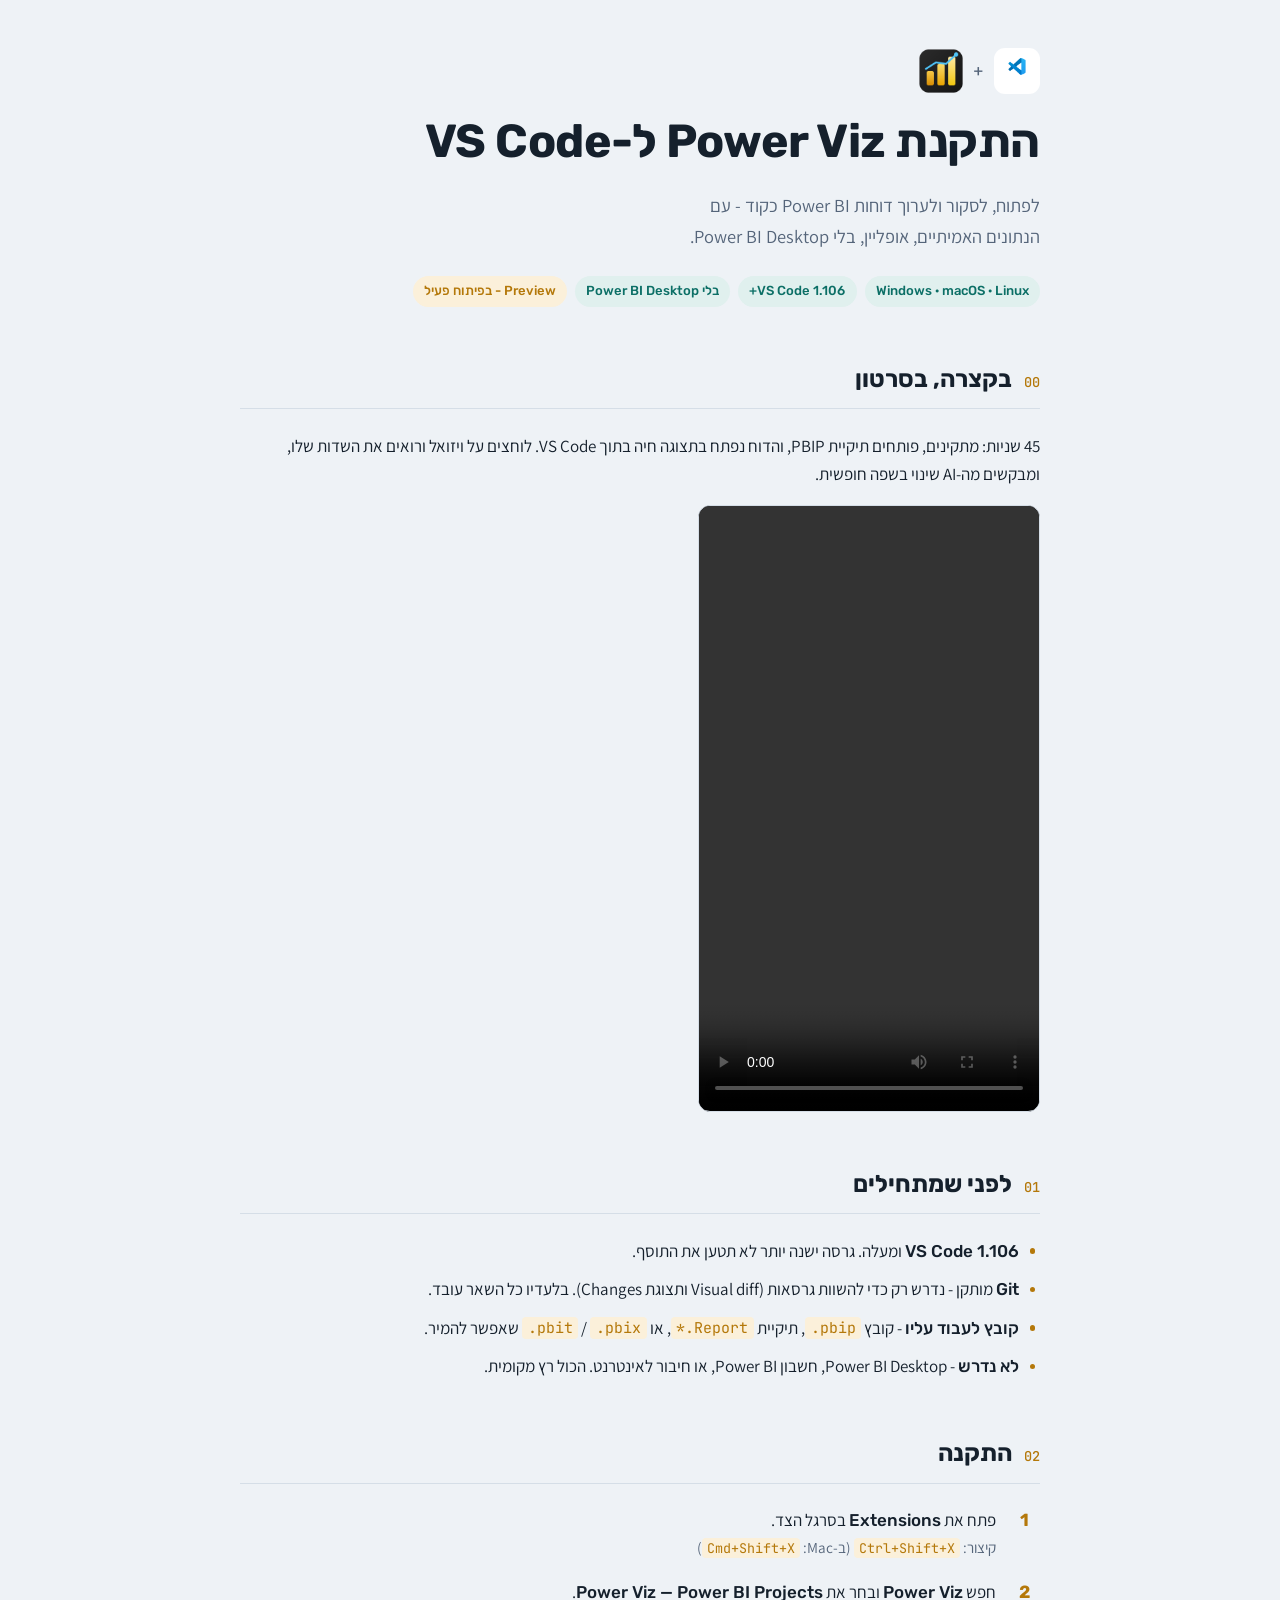
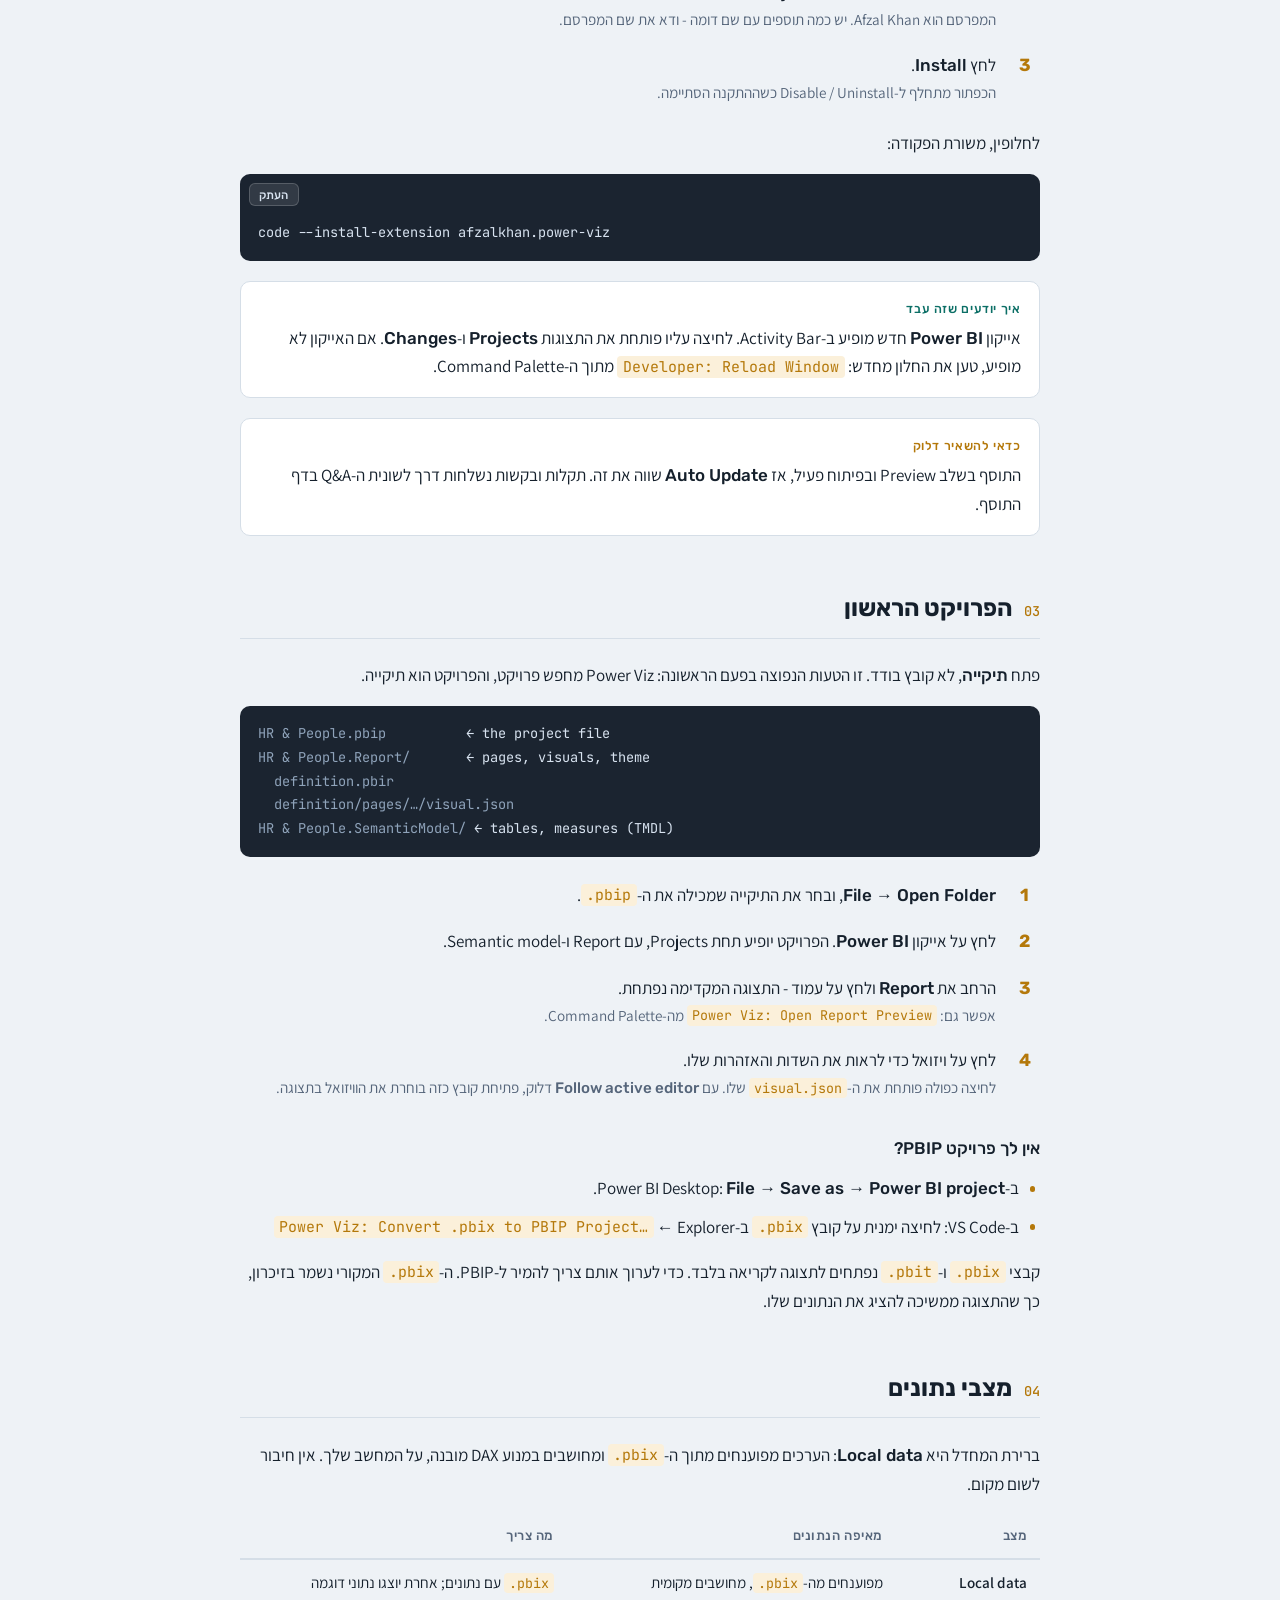
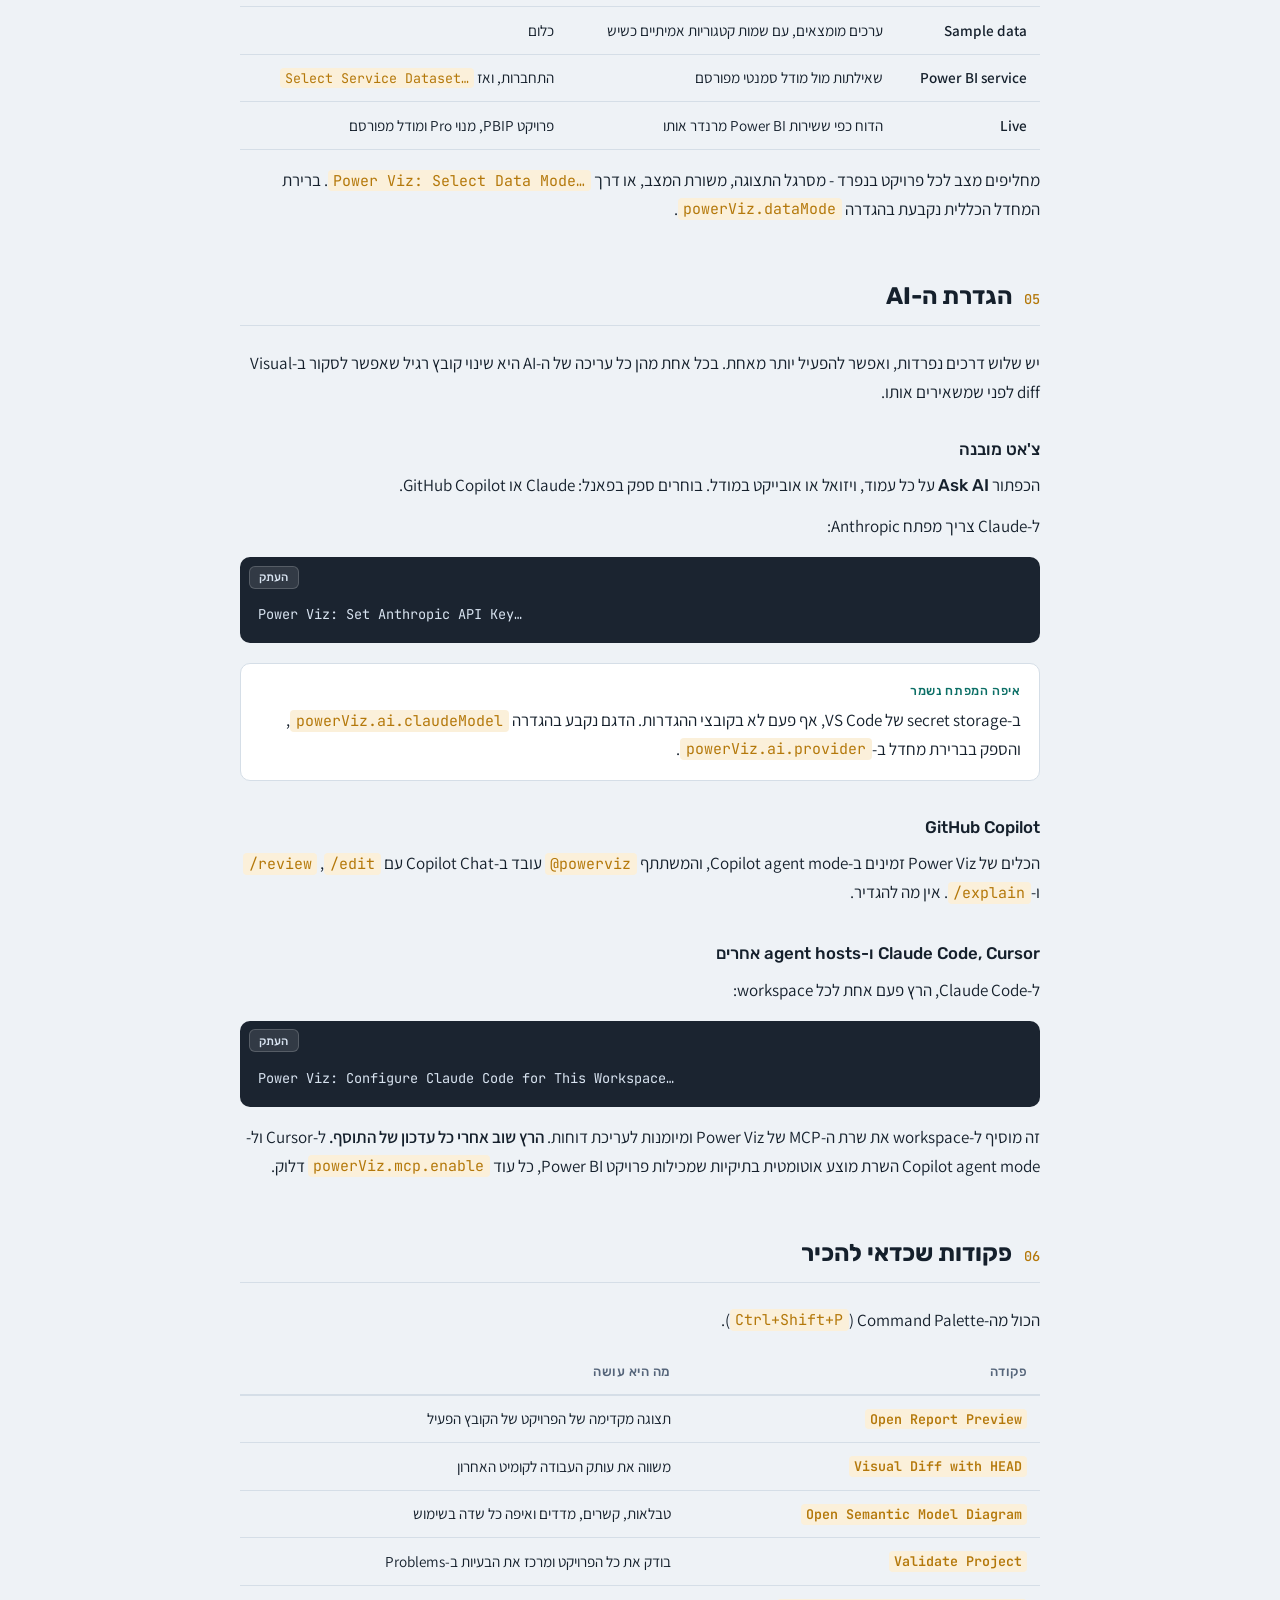
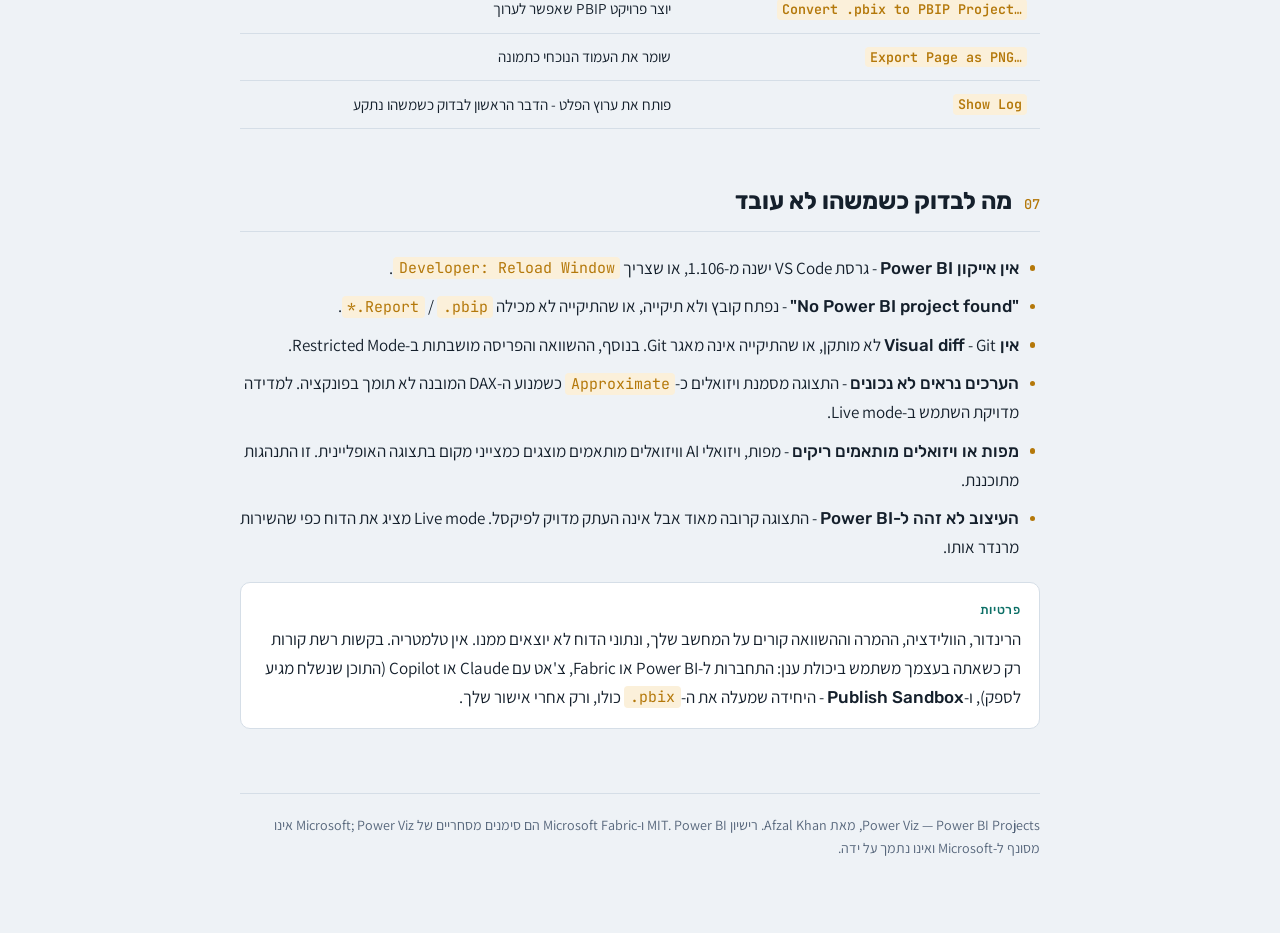
<file: power-viz-guide.html>
<!doctype html><html lang="he" dir="rtl"><head><meta charset="utf-8"><meta name=viewport content="width=device-width,initial-scale=1,viewport-fit=cover"><style>:root{color-scheme:light;box-sizing:border-box;padding-top:env(safe-area-inset-top,0px);padding-bottom:env(safe-area-inset-bottom,0px)}html{scroll-padding-top:env(safe-area-inset-top,0px)}body{margin:0;padding:0;font:14px -apple-system,BlinkMacSystemFont,sans-serif;background:#fff;color:#000}img{max-width:100%}[hidden]:not([hidden=until-found i]){display:none!important}</style>
<title>התקנת Power Viz ל-VS Code</title>
<link rel="icon" type="image/svg+xml" href="data:image/svg+xml,%3Csvg xmlns=%27http://www.w3.org/2000/svg%27 viewBox=%270 0 32 32%27%3E%3Cdefs%3E%3ClinearGradient id=%27g%27 x1=%270%27 y1=%270%27 x2=%271%27 y2=%271%27%3E%3Cstop offset=%270%27 stop-color=%27%234F46E5%27/%3E%3Cstop offset=%271%27 stop-color=%27%237C3AED%27/%3E%3C/linearGradient%3E%3C/defs%3E%3Crect width=%2732%27 height=%2732%27 rx=%278%27 fill=%27url(%23g)%27/%3E%3Cpath d=%27M9 22 L9 15 M16 22 L16 10 M23 22 L23 13%27 stroke=%27%23fff%27 stroke-width=%273.2%27 stroke-linecap=%27round%27/%3E%3C/svg%3E">
<link rel="stylesheet" href="https://fonts.googleapis.com/css2?family=Rubik:wght@500;700&family=Assistant:wght@400;600&family=JetBrains+Mono:wght@400;500&display=swap">
<style>
  /* Layout: one RTL column, ~72ch measure; editor-dark code blocks as the one constant
     surface, since the subject is a report that lives as files in an editor. */
  :root {
    --bg: #EEF2F6;
    --surface: #FFFFFF;
    --ink: #15202C;
    --ink-soft: #55657A;
    --rule: #D5DEE7;
    --accent: #B4780A;
    --accent-tint: #FBF0DA;
    --teal: #0C6F66;
    --teal-tint: #E0F0EE;
    --code-bg: #1B2430;
    --code-fg: #D8E3F0;
    --code-dim: #8FA3BA;
    --link: #0B6CB8;
    --display: "Rubik", "Segoe UI", sans-serif;
    --body: "Assistant", "Segoe UI", sans-serif;
    --mono: "JetBrains Mono", "Cascadia Mono", Consolas, monospace;
  }
  body {
    background: var(--bg);
    color: var(--ink);
    font-family: var(--body);
    font-size: 17px;
    line-height: 1.7;
  }
  .wrap {
    direction: rtl;
    max-width: 50rem;
    margin-inline: auto;
    padding-left: max(16px, env(safe-area-inset-left, 0px));
    padding-right: max(16px, env(safe-area-inset-right, 0px));
    padding-block: 3rem 4.5rem;
  }

  h1, h2, h3 { font-family: var(--display); text-wrap: balance; margin: 0; }
  h1 { font-size: clamp(2rem, 6vw, 2.9rem); font-weight: 700; line-height: 1.2; letter-spacing: -0.01em; }
  h2 { font-size: 1.5rem; font-weight: 700; }
  h3 { font-size: 1.05rem; font-weight: 500; }
  p { margin: 0; }

  /* Masthead */
  .mast { display: flex; flex-direction: column; gap: 1.25rem; }
  .marks { display: flex; align-items: center; gap: .6rem; }
  .mark {
    width: 46px; height: 46px; border-radius: 11px; display: grid; place-items: center;
    overflow: hidden; flex: none;
  }
  .mark img { width: 46px; height: 46px; display: block; }
  .mark.on-white { background: #fff; }
  .plus { color: var(--ink-soft); font-size: 1.1rem; font-family: var(--mono); }
  .lede { font-size: 1.15rem; color: var(--ink-soft); max-width: 42ch; }
  .facts { display: flex; flex-wrap: wrap; gap: .5rem; margin-top: .25rem; }
  .fact {
    font-size: .82rem; font-family: var(--display); font-weight: 500;
    padding: .25rem .7rem; border-radius: 999px;
    background: var(--teal-tint); color: var(--teal);
  }
  .fact.warn { background: var(--accent-tint); color: var(--accent); }

  section { margin-top: 3.25rem; }
  .sec-head {
    display: flex; align-items: baseline; gap: .75rem;
    border-bottom: 1px solid var(--rule); padding-bottom: .55rem; margin-bottom: 1.4rem;
  }
  .sec-no {
    font-family: var(--mono); font-size: .85rem; color: var(--accent);
    font-weight: 500; flex: none;
  }
  .prose > * + * { margin-top: 1rem; }

  /* Steps - a real sequence, so they carry real numbers */
  ol.steps { list-style: none; margin: 0; padding: 0; display: grid; gap: 1.1rem; }
  ol.steps > li {
    display: grid; grid-template-columns: 1.9rem 1fr; gap: .85rem; align-items: start;
  }
  ol.steps > li::before {
    content: counter(step); counter-increment: step;
    font-family: var(--display); font-weight: 700; font-size: 1.1rem;
    color: var(--accent); text-align: center; line-height: 1.6;
  }
  ol.steps { counter-reset: step; }
  ol.steps .sub { color: var(--ink-soft); font-size: .95rem; }

  ul.plain { margin: 0; padding: 0; list-style: none; display: grid; gap: .6rem; }
  /* The marker is positioned, not a grid track: these items mix <b> with loose
     text, and a grid would drop each text run into the marker's own column. */
  ul.plain > li { position: relative; padding-right: 1.3rem; }
  ul.plain > li::before {
    content: ""; position: absolute; right: .3rem; top: .72rem;
    width: .35rem; height: .35rem; border-radius: 50%;
    background: var(--accent);
  }
  b, strong { font-weight: 600; }
  .term { font-family: var(--display); font-weight: 500; }

  code {
    font-family: var(--mono); font-size: .88em;
    direction: ltr; unicode-bidi: isolate;
    background: var(--accent-tint); color: var(--accent);
    padding: .1em .38em; border-radius: 4px;
  }

  /* Code blocks keep the editor's own surface in both themes */
  .code {
    position: relative; margin-top: 1rem;
    background: var(--code-bg); border-radius: 10px;
    overflow: hidden;
  }
  .code pre {
    margin: 0; padding: 1rem 1.1rem; direction: ltr; text-align: left;
    overflow-x: auto; color: var(--code-fg);
    font-family: var(--mono); font-size: .85rem; line-height: 1.75;
  }
  /* Room for the copy button, which floats over the block's first line. */
  .code.has-copy pre { padding-top: 2.9rem; }
  .code .dim { color: var(--code-dim); }
  .copy {
    position: absolute; top: .55rem; left: .55rem;
    font-family: var(--display); font-size: .72rem; font-weight: 500;
    color: var(--code-fg); background: rgba(255,255,255,.1);
    border: 1px solid rgba(255,255,255,.18); border-radius: 6px;
    padding: .22rem .6rem; cursor: pointer;
  }
  .copy:hover { background: rgba(255,255,255,.18); }
  .copy:focus-visible { outline: 2px solid var(--accent); outline-offset: 2px; }

  .table-scroll { overflow-x: auto; margin-top: 1rem; }
  table { border-collapse: collapse; width: 100%; min-width: 30rem; font-size: .95rem; }
  th, td { text-align: right; padding: .65rem .8rem; border-bottom: 1px solid var(--rule); vertical-align: top; }
  th {
    font-family: var(--display); font-weight: 500; font-size: .82rem;
    color: var(--ink-soft); letter-spacing: .04em;
    border-bottom: 2px solid var(--rule);
  }
  td:first-child { font-weight: 600; white-space: nowrap; }

  .note {
    background: var(--surface); border: 1px solid var(--rule);
    border-radius: 10px; padding: 1rem 1.15rem; margin-top: 1.25rem;
  }
  .note .label {
    font-family: var(--display); font-weight: 500; font-size: .78rem;
    letter-spacing: .05em; color: var(--teal); display: block; margin-bottom: .3rem;
  }
  .note.caution .label { color: var(--accent); }

  a { color: var(--link); }
  footer {
    margin-top: 4rem; padding-top: 1.25rem; border-top: 1px solid var(--rule);
    color: var(--ink-soft); font-size: .88rem;
  }
  video.demo { display:block; width:100%; max-width:340px; aspect-ratio:9/16; margin-top:1rem; border-radius:12px; background:#000; border:1px solid var(--rule); }
  @media (max-width: 420px) {
    body { font-size: 16px; }
    ol.steps > li { grid-template-columns: 1.5rem 1fr; }
  }
  @media (prefers-reduced-motion: reduce) { * { transition: none !important; } }
</style>
</head>
<body>

<div class="wrap">

  <header class="mast">
    <div class="marks">
      <span class="mark on-white"><img src="[data-uri]" alt="VS Code"></span>
      <span class="plus">+</span>
      <span class="mark"><img src="[data-uri]" alt="Power Viz"></span>
    </div>
    <h1>התקנת Power Viz ל-VS Code</h1>
    <p class="lede">לפתוח, לסקור ולערוך דוחות Power BI כקוד - עם הנתונים האמיתיים, אופליין, בלי Power BI Desktop.</p>
    <div class="facts">
      <span class="fact">Windows · macOS · Linux</span>
      <span class="fact">VS Code 1.106+</span>
      <span class="fact">בלי Power BI Desktop</span>
      <span class="fact warn">Preview - בפיתוח פעיל</span>
    </div>
  </header>

  <section>
    <div class="sec-head"><span class="sec-no">00</span><h2>בקצרה, בסרטון</h2></div>
    <div class="prose">
      <p>45 שניות: מתקינים, פותחים תיקיית PBIP, והדוח נפתח בתצוגה חיה בתוך VS Code. לוחצים על ויזואל ורואים את השדות שלו, ומבקשים מה-AI שינוי בשפה חופשית.</p>
      <video class="demo" src="media/power-viz-demo.mp4" controls preload="metadata" playsinline></video>
    </div>
  </section>

  <section>
    <div class="sec-head"><span class="sec-no">01</span><h2>לפני שמתחילים</h2></div>
    <div class="prose">
      <ul class="plain">
        <li><b class="term">VS Code 1.106</b> ומעלה. גרסה ישנה יותר לא תטען את התוסף.</li>
        <li><b class="term">Git</b> מותקן - נדרש רק כדי להשוות גרסאות (Visual diff ותצוגת Changes). בלעדיו כל השאר עובד.</li>
        <li><b class="term">קובץ לעבוד עליו</b> - קובץ <code>.pbip</code>, תיקיית <code>*.Report</code>, או <code>.pbix</code> / <code>.pbit</code> שאפשר להמיר.</li>
        <li><b class="term">לא נדרש</b> - Power BI Desktop, חשבון Power BI, או חיבור לאינטרנט. הכול רץ מקומית.</li>
      </ul>
    </div>
  </section>

  <section>
    <div class="sec-head"><span class="sec-no">02</span><h2>התקנה</h2></div>
    <div class="prose">
      <ol class="steps">
        <li>
          <div>
            <div>פתח את <b class="term">Extensions</b> בסרגל הצד.</div>
            <div class="sub">קיצור: <code>Ctrl+Shift+X</code> (ב-Mac: <code>Cmd+Shift+X</code>)</div>
          </div>
        </li>
        <li>
          <div>
            <div>חפש <b class="term">Power Viz</b> ובחר את <b class="term">Power Viz — Power BI Projects</b>.</div>
            <div class="sub">המפרסם הוא Afzal Khan. יש כמה תוספים עם שם דומה - ודא את שם המפרסם.</div>
          </div>
        </li>
        <li>
          <div>
            <div>לחץ <b class="term">Install</b>.</div>
            <div class="sub">הכפתור מתחלף ל-Disable / Uninstall כשההתקנה הסתיימה.</div>
          </div>
        </li>
      </ol>

      <p style="margin-top:1.5rem">לחלופין, משורת הפקודה:</p>
      <div class="code has-copy">
        <button class="copy" type="button" data-copy="code --install-extension afzalkhan.power-viz">העתק</button>
        <pre>code --install-extension afzalkhan.power-viz</pre>
      </div>

      <div class="note">
        <span class="label">איך יודעים שזה עבד</span>
        אייקון <b class="term">Power BI</b> חדש מופיע ב-Activity Bar. לחיצה עליו פותחת את התצוגות
        <b class="term">Projects</b> ו-<b class="term">Changes</b>. אם האייקון לא מופיע, טען את החלון מחדש:
        <code>Developer: Reload Window</code> מתוך ה-Command Palette.
      </div>

      <div class="note caution">
        <span class="label">כדאי להשאיר דלוק</span>
        התוסף בשלב Preview ובפיתוח פעיל, אז <b class="term">Auto Update</b> שווה את זה. תקלות ובקשות נשלחות
        דרך לשונית ה-Q&amp;A בדף התוסף.
      </div>
    </div>
  </section>

  <section>
    <div class="sec-head"><span class="sec-no">03</span><h2>הפרויקט הראשון</h2></div>
    <div class="prose">
      <p>פתח <b class="term">תיקייה</b>, לא קובץ בודד. זו הטעות הנפוצה בפעם הראשונה: Power Viz מחפש פרויקט, והפרויקט הוא תיקייה.</p>

      <div class="code">
        <pre><span class="dim">HR &amp; People.pbip          </span>← the project file
<span class="dim">HR &amp; People.Report/       </span>← pages, visuals, theme
<span class="dim">  definition.pbir</span>
<span class="dim">  definition/pages/…/visual.json</span>
<span class="dim">HR &amp; People.SemanticModel/</span> ← tables, measures (TMDL)</pre>
      </div>

      <ol class="steps" style="margin-top:1.5rem">
        <li><div><b class="term">File → Open Folder</b>, ובחר את התיקייה שמכילה את ה-<code>.pbip</code>.</div></li>
        <li><div>לחץ על אייקון <b class="term">Power BI</b>. הפרויקט יופיע תחת Projects, עם Report ו-Semantic model.</div></li>
        <li>
          <div>
            <div>הרחב את <b class="term">Report</b> ולחץ על עמוד - התצוגה המקדימה נפתחת.</div>
            <div class="sub">אפשר גם: <code>Power Viz: Open Report Preview</code> מה-Command Palette.</div>
          </div>
        </li>
        <li>
          <div>
            <div>לחץ על ויזואל כדי לראות את השדות והאזהרות שלו.</div>
            <div class="sub">לחיצה כפולה פותחת את ה-<code>visual.json</code> שלו. עם <b class="term">Follow active editor</b> דלוק, פתיחת קובץ כזה בוחרת את הוויזואל בתצוגה.</div>
          </div>
        </li>
      </ol>

      <h3 style="margin-top:2rem">אין לך פרויקט PBIP?</h3>
      <ul class="plain" style="margin-top:.75rem">
        <li>ב-Power BI Desktop: <b class="term">File → Save as → Power BI project</b>.</li>
        <li>ב-VS Code: לחיצה ימנית על קובץ <code>.pbix</code> ב-Explorer ← <code>Power Viz: Convert .pbix to PBIP Project…</code></li>
      </ul>
      <p style="margin-top:1rem">קבצי <code>.pbix</code> ו-<code>.pbit</code> נפתחים לתצוגה לקריאה בלבד. כדי לערוך אותם צריך להמיר ל-PBIP. ה-<code>.pbix</code> המקורי נשמר בזיכרון, כך שהתצוגה ממשיכה להציג את הנתונים שלו.</p>
    </div>
  </section>

  <section>
    <div class="sec-head"><span class="sec-no">04</span><h2>מצבי נתונים</h2></div>
    <div class="prose">
      <p>ברירת המחדל היא <b class="term">Local data</b>: הערכים מפוענחים מתוך ה-<code>.pbix</code> ומחושבים במנוע DAX מובנה, על המחשב שלך. אין חיבור לשום מקום.</p>
      <div class="table-scroll">
        <table>
          <thead>
            <tr><th>מצב</th><th>מאיפה הנתונים</th><th>מה צריך</th></tr>
          </thead>
          <tbody>
            <tr><td>Local data</td><td>מפוענחים מה-<code>.pbix</code>, מחושבים מקומית</td><td><code>.pbix</code> עם נתונים; אחרת יוצגו נתוני דוגמה</td></tr>
            <tr><td>Sample data</td><td>ערכים מומצאים, עם שמות קטגוריות אמיתיים כשיש</td><td>כלום</td></tr>
            <tr><td>Power BI service</td><td>שאילתות מול מודל סמנטי מפורסם</td><td>התחברות, ואז <code>Select Service Dataset…</code></td></tr>
            <tr><td>Live</td><td>הדוח כפי ששירות Power BI מרנדר אותו</td><td>פרויקט PBIP, מנוי Pro ומודל מפורסם</td></tr>
          </tbody>
        </table>
      </div>
      <p style="margin-top:1rem">מחליפים מצב לכל פרויקט בנפרד - מסרגל התצוגה, משורת המצב, או דרך <code>Power Viz: Select Data Mode…</code>. ברירת המחדל הכללית נקבעת בהגדרה <code>powerViz.dataMode</code>.</p>
    </div>
  </section>

  <section>
    <div class="sec-head"><span class="sec-no">05</span><h2>הגדרת ה-AI</h2></div>
    <div class="prose">
      <p>יש שלוש דרכים נפרדות, ואפשר להפעיל יותר מאחת. בכל אחת מהן כל עריכה של ה-AI היא שינוי קובץ רגיל שאפשר לסקור ב-Visual diff לפני שמשאירים אותו.</p>

      <h3 style="margin-top:1.75rem">צ'אט מובנה</h3>
      <p style="margin-top:.5rem">הכפתור <b class="term">Ask AI</b> על כל עמוד, ויזואל או אובייקט במודל. בוחרים ספק בפאנל: Claude או GitHub Copilot.</p>
      <p style="margin-top:.75rem">ל-Claude צריך מפתח Anthropic:</p>
      <div class="code has-copy">
        <button class="copy" type="button" data-copy="Power Viz: Set Anthropic API Key…">העתק</button>
        <pre>Power Viz: Set Anthropic API Key…</pre>
      </div>
      <div class="note">
        <span class="label">איפה המפתח נשמר</span>
        ב-secret storage של VS Code, אף פעם לא בקובצי ההגדרות. הדגם נקבע בהגדרה
        <code>powerViz.ai.claudeModel</code>, והספק בברירת מחדל ב-<code>powerViz.ai.provider</code>.
      </div>

      <h3 style="margin-top:2rem">GitHub Copilot</h3>
      <p style="margin-top:.5rem">הכלים של Power Viz זמינים ב-Copilot agent mode, והמשתתף <code>@powerviz</code> עובד ב-Copilot Chat עם <code>/edit</code>, <code>/review</code> ו-<code>/explain</code>. אין מה להגדיר.</p>

      <h3 style="margin-top:2rem">Claude Code, Cursor ו-agent hosts אחרים</h3>
      <p style="margin-top:.5rem">ל-Claude Code, הרץ פעם אחת לכל workspace:</p>
      <div class="code has-copy">
        <button class="copy" type="button" data-copy="Power Viz: Configure Claude Code for This Workspace…">העתק</button>
        <pre>Power Viz: Configure Claude Code for This Workspace…</pre>
      </div>
      <p style="margin-top:1rem">זה מוסיף ל-workspace את שרת ה-MCP של Power Viz ומיומנות לעריכת דוחות. <b>הרץ שוב אחרי כל עדכון של התוסף.</b> ל-Cursor ול-Copilot agent mode השרת מוצע אוטומטית בתיקיות שמכילות פרויקט Power BI, כל עוד <code>powerViz.mcp.enable</code> דלוק.</p>
    </div>
  </section>

  <section>
    <div class="sec-head"><span class="sec-no">06</span><h2>פקודות שכדאי להכיר</h2></div>
    <div class="prose">
      <p>הכול מה-Command Palette (<code>Ctrl+Shift+P</code>).</p>
      <div class="table-scroll">
        <table>
          <thead><tr><th>פקודה</th><th>מה היא עושה</th></tr></thead>
          <tbody>
            <tr><td><code>Open Report Preview</code></td><td>תצוגה מקדימה של הפרויקט של הקובץ הפעיל</td></tr>
            <tr><td><code>Visual Diff with HEAD</code></td><td>משווה את עותק העבודה לקומיט האחרון</td></tr>
            <tr><td><code>Open Semantic Model Diagram</code></td><td>טבלאות, קשרים, מדדים ואיפה כל שדה בשימוש</td></tr>
            <tr><td><code>Validate Project</code></td><td>בודק את כל הפרויקט ומרכז את הבעיות ב-Problems</td></tr>
            <tr><td><code>Convert .pbix to PBIP Project…</code></td><td>יוצר פרויקט PBIP שאפשר לערוך</td></tr>
            <tr><td><code>Export Page as PNG…</code></td><td>שומר את העמוד הנוכחי כתמונה</td></tr>
            <tr><td><code>Show Log</code></td><td>פותח את ערוץ הפלט - הדבר הראשון לבדוק כשמשהו נתקע</td></tr>
          </tbody>
        </table>
      </div>
    </div>
  </section>

  <section>
    <div class="sec-head"><span class="sec-no">07</span><h2>מה לבדוק כשמשהו לא עובד</h2></div>
    <div class="prose">
      <ul class="plain">
        <li><b class="term">אין אייקון Power BI</b> - גרסת VS Code ישנה מ-1.106, או שצריך <code>Developer: Reload Window</code>.</li>
        <li><b class="term">"No Power BI project found"</b> - נפתח קובץ ולא תיקייה, או שהתיקייה לא מכילה <code>.pbip</code> / <code>*.Report</code>.</li>
        <li><b class="term">אין Visual diff</b> - Git לא מותקן, או שהתיקייה אינה מאגר Git. בנוסף, ההשוואה והפריסה מושבתות ב-Restricted Mode.</li>
        <li><b class="term">הערכים נראים לא נכונים</b> - התצוגה מסמנת ויזואלים כ-<code>Approximate</code> כשמנוע ה-DAX המובנה לא תומך בפונקציה. למדידה מדויקת השתמש ב-Live mode.</li>
        <li><b class="term">מפות או ויזואלים מותאמים ריקים</b> - מפות, ויזואלי AI וויזואלים מותאמים מוצגים כמצייני מקום בתצוגה האופליינית. זו התנהגות מתוכננת.</li>
        <li><b class="term">העיצוב לא זהה ל-Power BI</b> - התצוגה קרובה מאוד אבל אינה העתק מדויק לפיקסל. Live mode מציג את הדוח כפי שהשירות מרנדר אותו.</li>
      </ul>

      <div class="note">
        <span class="label">פרטיות</span>
        הרינדור, הוולידציה, ההמרה וההשוואה קורים על המחשב שלך, ונתוני הדוח לא יוצאים ממנו. אין טלמטריה.
        בקשות רשת קורות רק כשאתה בעצמך משתמש ביכולת ענן: התחברות ל-Power BI או Fabric, צ'אט עם Claude או
        Copilot (התוכן שנשלח מגיע לספק), ו-<b class="term">Publish Sandbox</b> - היחידה שמעלה את ה-<code>.pbix</code>
        כולו, ורק אחרי אישור שלך.
      </div>
    </div>
  </section>

  <footer>
    Power Viz — Power BI Projects, מאת Afzal Khan. רישיון MIT.
    Power BI ו-Microsoft Fabric הם סימנים מסחריים של Microsoft; Power Viz אינו מסונף ל-Microsoft ואינו נתמך על ידה.
  </footer>

</div>

<script>
  document.querySelectorAll(".copy").forEach(function (btn) {
    btn.addEventListener("click", function () {
      var text = btn.getAttribute("data-copy") || "";
      var done = function () {
        var was = btn.textContent;
        btn.textContent = "הועתק";
        setTimeout(function () { btn.textContent = was; }, 1400);
      };
      try {
        navigator.clipboard.writeText(text).then(done, function () { select(btn); });
      } catch (e) {
        select(btn);
      }
    });
  });
  function select(btn) {
    var pre = btn.parentNode.querySelector("pre");
    if (!pre) return;
    var range = document.createRange();
    range.selectNodeContents(pre);
    var sel = window.getSelection();
    sel.removeAllRanges();
    sel.addRange(range);
    btn.textContent = "בחר והעתק";
  }
</script>

<!-- visit counting: GoatCounter, no cookies, no personal data -->
<script data-goatcounter="https://rkariel.goatcounter.com/count" async src="https://gc.zgo.at/count.js"></script>
</body></html>
</file>
<file: theme.css>
/* ============================================================
   Ariel AI Hub — shared design system
   Single source of truth for palette, type, shape and elevation.
   Pages keep their own layout CSS and consume these tokens.

   Locked system (do not mix):
     · Accent  : one only — indigo (--accent). No second brand hue.
                 Status colors (ok / warn / danger) are semantic, not brand.
     · Radius  : controls 12px · cards/panels 20px · icon chips 12px · tags pill
     · Type    : Rubik (display) + Assistant (body/UI), both full Hebrew.
                 IBM Plex Mono for code and figures.
     · Theme   : light only, on every page. The OS dark-mode setting is ignored.

   Every page links this file BEFORE its own <style>, so page rules still win
   for layout. Legacy token names from the pre-migration pages are aliased at
   the bottom, which is why existing page CSS picks up the new palette
   without being rewritten.
   ============================================================ */

:root{
  /* ---- dark brand mass: rails, heroes, feature tiles ---- */
  --ink-950:#171543;
  --ink-900:#211d5c;

  /* ---- the single accent ---- */
  --accent:#4F46E5;
  --accent-strong:#4338ca;
  --accent-on:#ffffff;          /* text that sits ON a filled accent */
  --accent-soft:#EEF2FF;
  --accent-line:#C7D2FE;
  --accent-glow:rgba(79,70,229,.14);
  --accent-wash:rgba(79,70,229,.22);   /* marker-pen highlight behind text */
  --gradient:linear-gradient(135deg,#4338CA 0%,#4F46E5 100%);

  /* ---- neutrals: one cool-slate family, three text steps ---- */
  --ink:#0F172A;                /* primary text */
  --body:#475569;               /* secondary text */
  --muted:#5C6A82;              /* tertiary text — AA against --paper, not just white */
  --paper:#F5F6FB;
  --surface:#ffffff;
  --surface-2:#FAFAFE;
  --line:#E4E7F0;
  --line-soft:#EEF0F7;
  --field-line:#858FA3;         /* control boundaries need 3:1 (WCAG 1.4.11) */

  /* ---- on-dark text. These sit on the always-dark brand mass (rail, hero,
         action bar), so they do NOT flip with the theme. ---- */
  --d-title:#F7F7FF; --d-body:#C3C6EE; --d-dim:#9095CE; --d-accent:#A5ABFF;
  --d-line:rgba(255,255,255,.14);
  /* gradient for the dark mass. Stays dark in both themes, so the light text
     on top of it keeps its contrast. Never build one of these out of --accent,
     which flips light in dark mode. */
  --brand-gradient:linear-gradient(135deg,#171543 0%,#3B32A0 100%);

  /* ---- semantic status ---- */
  --ok:#0F7B54;     --ok-soft:#E7F6EF;     --ok-line:#BBE5D1;
  --warn:#8A5B12;   --warn-soft:#FBF1DF;   --warn-line:#EBD4A8;
  --danger:#B42318; --danger-soft:#FEF3F2; --danger-line:#F6C9C4;

  /* text that sits ON any filled accent or status surface */
  --on-fill:#ffffff;

  /* ---- shape ---- */
  --r-ctl:12px; --r-card:20px; --r-chip:12px; --r-pill:999px;

  /* ---- elevation, tinted to the accent hue, never pure black ---- */
  --e1:0 1px 2px rgba(23,21,67,.06);
  --e2:0 2px 6px rgba(23,21,67,.07), 0 10px 20px -12px rgba(23,21,67,.20);

  /* ---- type ---- */
  --font-ui:'Assistant',system-ui,-apple-system,'Segoe UI','Noto Sans Hebrew',sans-serif;
  --font-display:'Rubik','Assistant',system-ui,sans-serif;
  --font-mono:'IBM Plex Mono','Cascadia Mono',Consolas,monospace;

  /* ---- rhythm ---- */
  --measure:1220px;
  --gutter:clamp(18px,3.2vw,40px);
  --gap:16px;

  /* ---- motion ----
     Curves ported from the closed-form underdamped spring used by the
     claude-motion-design render engine (scripts/remake/core.js):
         s(t) = 1 - e^(-z*w*t) * cos(w*sqrt(1-z^2)*t),   w = 2*pi*f
     Sampled into CSS linear() so the browser follows the real step response
     instead of a bezier that only looks like one. Its rule "linear motion is
     cheap, never" is why nothing here uses a straight ramp.

     Each easing is sampled over a specific duration and must be paired with
     its --dur- partner, or the settle reads at the wrong frequency.
     Beziers below are the fallback; linear() overrides them where supported. */
  --ease:cubic-bezier(.16,1,.3,1);
  --settle:cubic-bezier(.22,1.1,.36,1);        /* f=2.1 z=0.72, ~6% overshoot */
  --settle-soft:cubic-bezier(.24,1.05,.4,1);   /* f=2.0 z=0.80, ~3% overshoot */
  --out-expo:cubic-bezier(.16,1,.3,1);
  --dur-settle:580ms;
  --dur-settle-soft:520ms;
  --dur-expo:500ms;
}

@supports (animation-timing-function:linear(0, 1)){
  :root{
    --settle:linear(0, 0.2441, 0.4633, 0.6467, 0.7911, 0.8983, 0.9728, 1.0206, 1.0476, 1.0594, 1.061, 1.0562, 1.048, 1.0385, 1.0292, 1.0207, 1.0137, 1.0081, 1.004, 1.0011, 0.9992, 0.9982, 1);
    --settle-soft:linear(0, 0.2448, 0.4521, 0.6202, 0.7511, 0.8493, 0.9199, 0.9683, 0.9997, 1.0183, 1.0278, 1.0312, 1.0306, 1.0277, 1.0237, 1.0194, 1.0153, 1.0115, 1.0084, 1.0058, 1);
    --out-expo:linear(0, 0.3905, 0.6285, 0.7736, 0.862, 0.9159, 0.9487, 0.9688, 0.981, 0.9884, 0.9929, 0.9957, 0.9974, 0.9984, 1);
  }
}

/* ---- light only: dark mode left buttons and controls unreadable, so the site
   ignores the OS setting and tells the browser to draw light form controls ---- */
:root{color-scheme:light}

/* ============================================================
   Compatibility aliases.
   Declared once: custom properties resolve at use time, so these
   follow the light/dark overrides above automatically.
   ============================================================ */
:root{
  /* surfaces */
  --bg:var(--paper);
  --ground:var(--paper);
  --card:var(--surface);
  --raise:var(--surface-2);
  --soft:var(--surface-2);
  --surface-3:var(--accent-soft);
  --line2:var(--line-soft);
  --line-2:var(--accent-line);
  --line-strong:var(--accent-line);
  --stage-frame:var(--line);

  /* text steps */
  --slate:var(--body);
  --ink2:var(--body);
  --ink-2:var(--body);
  --ink-3:var(--muted);
  --faint:var(--muted);

  /* brand naming used by the older pages */
  --navy:var(--ink-950);
  --navy-2:var(--ink-900);
  --navy-3:var(--accent-strong);
  --brand:var(--ink-950);
  --brand2:var(--accent);
  --brand-soft:var(--accent-soft);
  --brand-mid:var(--accent-strong);
  --teal:var(--accent);
  --teal-bright:var(--accent-strong);
  --teal-soft:var(--accent-soft);
  --teal-ink:var(--accent-strong);
  --accent-ink:var(--accent-strong);

  /* status naming used by the older pages */
  --good:var(--ok);       --good-bg:var(--ok-soft);
  --crit:var(--danger);   --crit-bg:var(--danger-soft);
  --amber:var(--warn);    --amber-bg:var(--warn-soft);
  --amber-soft:var(--warn-soft);
  --success:var(--ok);
  --pos:var(--ok);        --neg:var(--danger);

  /* code */
  --code-bg:var(--line-soft);
  --code-ink:var(--accent-strong);

  /* shape + elevation */
  --r:var(--r-card);
  --shadow:var(--e1);
  --shadow-lift:var(--e2);
  --shadow-hover:var(--e2);
  --shadow-btn:0 4px 12px -4px rgba(23,21,67,.35);
}

/* ============================================================
   Shared base. Deliberately minimal: pages own their layout.
   ============================================================ */
*{box-sizing:border-box}

body{
  font-family:var(--font-ui);
  background:var(--paper);
  color:var(--ink);
  -webkit-font-smoothing:antialiased;
  text-rendering:optimizeLegibility;
}

h1,h2,h3,h4,h5,h6,.display{
  font-family:var(--font-display);
  letter-spacing:-.022em;
}

code,kbd,pre,samp,.mono{font-family:var(--font-mono)}

/* figures should never jitter as they update */
.num,[data-num]{font-variant-numeric:tabular-nums lining-nums}

/* one visible focus treatment across every page */
:focus-visible{outline:2px solid var(--accent); outline-offset:2px}

@media (prefers-reduced-motion:reduce){
  *,*::before,*::after{
    animation-duration:.01ms !important;
    animation-iteration-count:1 !important;
    transition-duration:.01ms !important;
    scroll-behavior:auto !important;
  }
}
</file>
